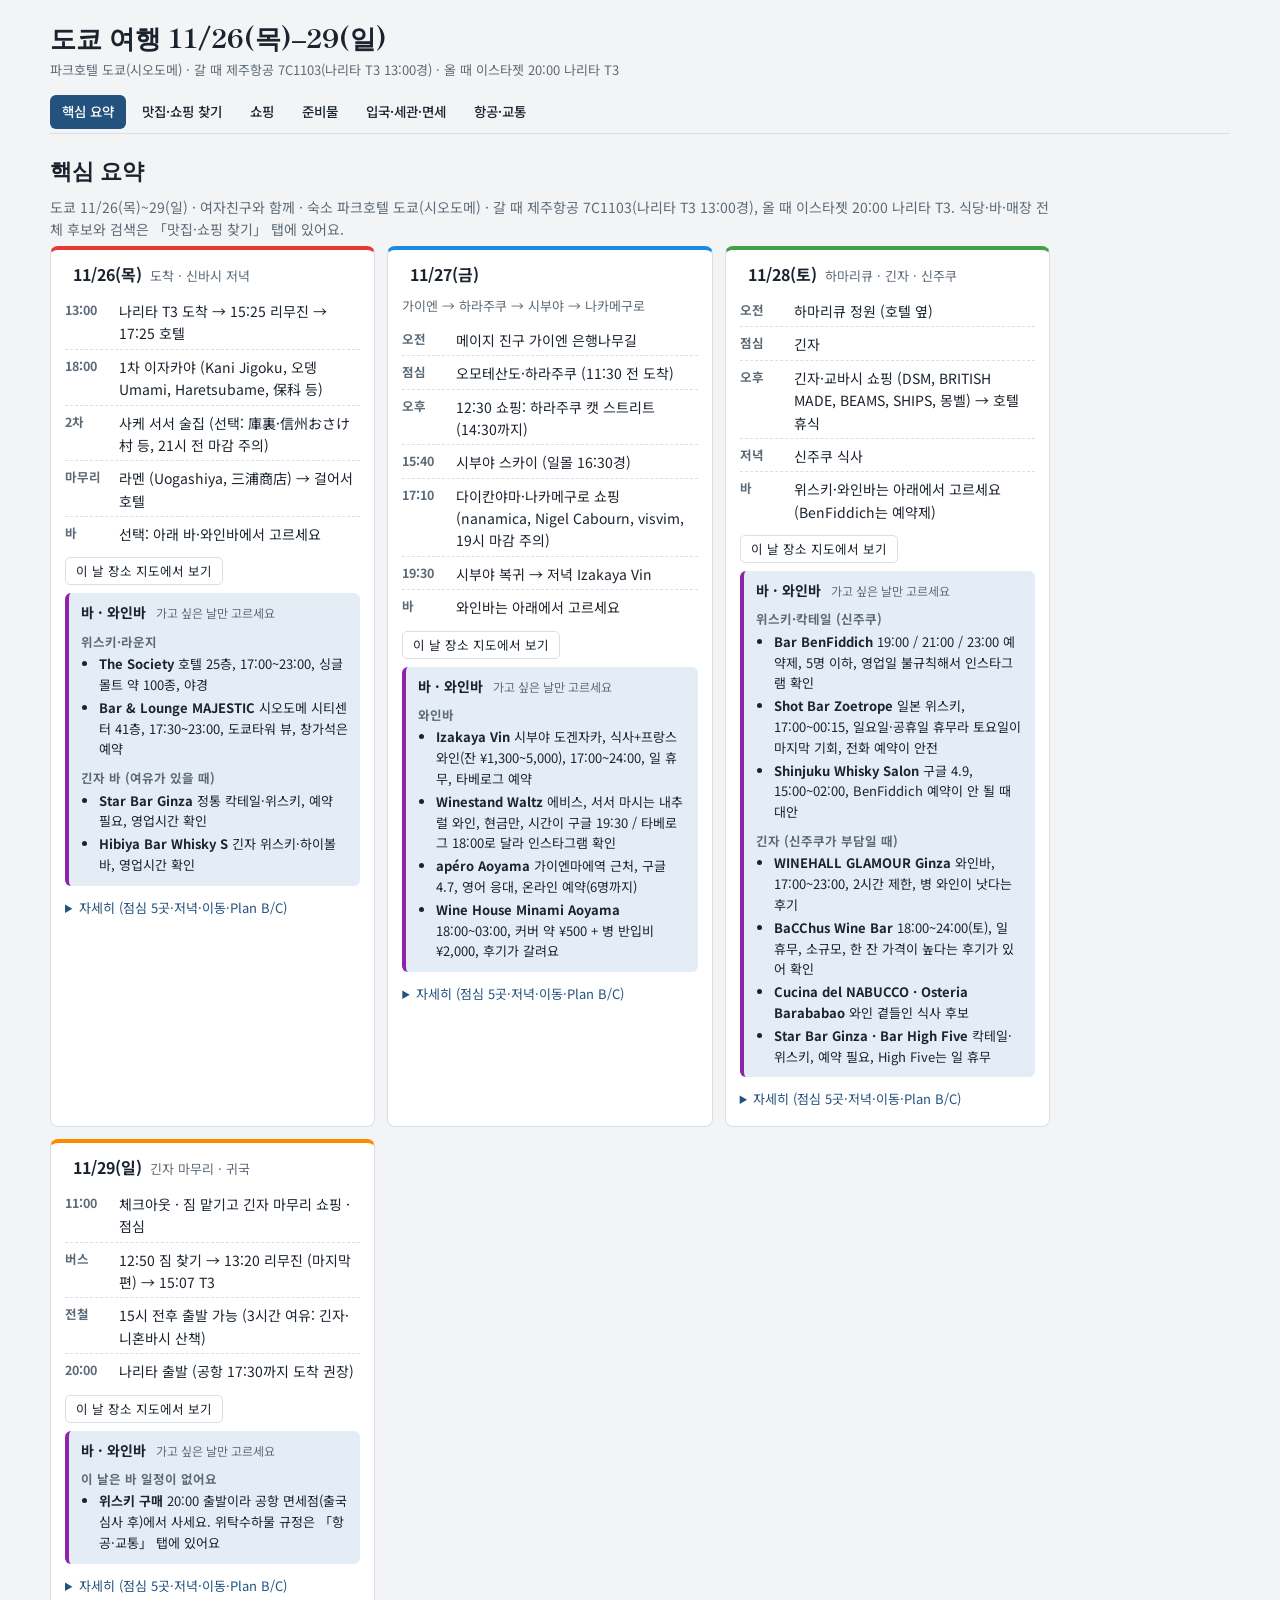
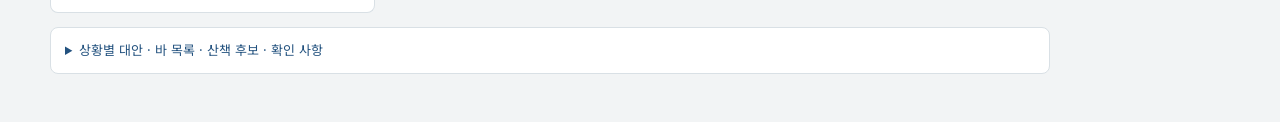
<file: index_1.html>
<!DOCTYPE html>
<html lang="ko">
<head>
<meta charset="utf-8">
<title>도쿄 여행 11/26–29</title>
<style>.nojs{display:none}</style><noscript><style>.nojs{display:block!important;margin:24px 16px;padding:16px;border:2px solid #c0412b;border-radius:8px;background:#fff;color:#1a232e;font:16px/1.6 sans-serif}</style></noscript>
<meta name="viewport" content="width=device-width,initial-scale=1,viewport-fit=cover">
<link rel="preconnect" href="https://fonts.googleapis.com"><link rel="stylesheet" href="https://fonts.googleapis.com/css2?family=Noto+Sans+KR:wght@400;500;700&family=Shippori+Mincho:wght@600;800&display=swap">
<style>
/* layout: sticky one-line tab bar on top; each tab is a pane (doc text, map, or searchable finder) */
:root{--bg:#f2f4f5;--surface:#fff;--panel:#fff;--ink:#1a232e;--fg:#1a232e;--muted:#5d6b78;--line:#d9e0e5;--accent:#23527f;--accent-ink:#fff;--soft:#e4edf5;--warn:#c0412b;--warn-soft:#fbe9e5;--ok:#2f7a55;--star:#b98a1c;--kbg:#e5f3ea;--hbg:#f6e7b8;--hfg:#5e4300;--water:#e6ebee;--park:#dbe7d6;--d0:#424242;--d1:#e53935;--d2:#1e88e5;--d3:#43a047;--d4:#fb8c00;--d5:#8e24aa;--tf:#00897b;--tb:#6d4c41;--ts:#3949ab;--navh:44px;--fd:'Shippori Mincho','Noto Serif KR',serif;--fb:'Noto Sans KR',system-ui,sans-serif}
@media (prefers-color-scheme:dark){:root:not([data-theme="light"]){--bg:#11171d;--surface:#1a222b;--panel:#1a222b;--ink:#e6ebf0;--fg:#e6ebf0;--muted:#97a5b2;--line:#2c3945;--accent:#7fb0e0;--accent-ink:#0c1620;--soft:#223445;--warn:#ff8f78;--warn-soft:#3a2420;--ok:#6fcb9c;--star:#e0b447;--kbg:#1f3329;--hbg:#4a3a0d;--hfg:#f5d77a;--water:#1c2a33;--park:#223325;--d0:#bdbdbd;--tf:#4db6ac;--tb:#bcaaa4;--ts:#9fa8da;color-scheme:dark}}
:root[data-theme="dark"]{--bg:#11171d;--surface:#1a222b;--panel:#1a222b;--ink:#e6ebf0;--fg:#e6ebf0;--muted:#97a5b2;--line:#2c3945;--accent:#7fb0e0;--accent-ink:#0c1620;--soft:#223445;--warn:#ff8f78;--warn-soft:#3a2420;--ok:#6fcb9c;--star:#e0b447;--kbg:#1f3329;--hbg:#4a3a0d;--hfg:#f5d77a;--water:#1c2a33;--park:#223325;--d0:#bdbdbd;--tf:#4db6ac;--tb:#bcaaa4;--ts:#9fa8da;color-scheme:dark}
*{box-sizing:border-box}
body{background:var(--bg);color:var(--ink);font-family:var(--fb);margin:0;font-size:14px;line-height:1.6;padding-left:max(16px,env(safe-area-inset-left,0px));padding-right:max(16px,env(safe-area-inset-right,0px));padding-block:0 48px}
body::before{content:"";position:fixed;top:0;left:0;right:0;height:env(safe-area-inset-top,0px);z-index:20;background:var(--bg)}
.wrap{max-width:1180px;margin:0 auto}
.top{padding-top:16px}
.top h1{font-family:var(--fd);font-weight:800;font-size:26px;margin:0;text-wrap:balance}
.top p{margin:2px 0 0;color:var(--muted);font-size:13px}
nav.nvbar{position:sticky;top:env(safe-area-inset-top,0px);z-index:15;background:var(--bg);display:flex;gap:4px;overflow-x:auto;white-space:nowrap;height:var(--navh);align-items:center;border-bottom:1px solid var(--line);margin-top:10px;scrollbar-width:thin}
.nv{padding:6px 12px;border-radius:6px;color:var(--ink);text-decoration:none;font-weight:500;font-size:13.5px;flex:none}
.nv[aria-current=page]{background:var(--accent);color:var(--accent-ink)}
.nv:focus-visible{outline:2px solid var(--accent);outline-offset:1px}
.pane{padding-top:14px}
.ph{font-family:var(--fd);font-size:22px;margin:4px 0 8px}
.lead{color:var(--muted);margin:0 0 10px}
.doc{max-width:1000px}
#p-find .doc,#p-map .doc{max-width:none}
.doc h3{font-size:17px;margin:22px 0 6px;padding-bottom:4px;border-bottom:1px solid var(--line);text-wrap:balance}
.doc h4{font-size:15px;margin:16px 0 4px}
.doc p{margin:6px 0}
.doc ul,.doc ol{margin:6px 0;padding-left:22px}
.doc li{margin:2px 0}
.doc a{color:var(--accent)}
.tw{overflow-x:auto;margin:8px 0;border:1px solid var(--line);border-radius:6px;background:var(--surface)}
.tw table{border-collapse:collapse;width:100%;min-width:520px;font-size:13px}
.tw th,.tw td{text-align:left;vertical-align:top;padding:6px 10px;border-bottom:1px solid var(--line)}
.tw th{background:var(--soft);font-weight:700;white-space:nowrap}
.tw tr:last-child td{border-bottom:0}
@media(max-width:600px){.tw table{min-width:680px}.tw td:first-child,.tw th:first-child{position:sticky;left:0;background:var(--surface);z-index:1;box-shadow:1px 0 0 var(--line)}.tw td,.tw th{font-size:13px;vertical-align:top}.tw::after{content:"← 옆으로 밀어서 보기";display:block;padding:6px 10px;font-size:12px;color:var(--muted);border-top:1px solid var(--line)}body{-webkit-text-size-adjust:100%}}
@media(max-width:600px){.top h1{font-size:22px}.ph{font-size:19px}}
/* finder */
#p-find .xh1{font-family:var(--fd);font-weight:800;font-size:24px;margin:0;letter-spacing:.01em;text-wrap:balance}
#p-find .xsub{color:var(--muted);margin:2px 0 0;font-size:12.5px}
#p-find .bar{position:sticky;top:calc(var(--navh) + env(safe-area-inset-top,0px));z-index:5;background:var(--bg);padding:8px 0 8px;border-bottom:1px solid var(--line);margin-top:8px}
#p-find .ftabs{display:flex;gap:6px;margin-bottom:7px;flex-wrap:wrap}
#p-find .ftab{border:1px solid var(--line);background:var(--surface);color:var(--ink);padding:5px 12px;border-radius:6px;font:inherit;font-weight:500;cursor:pointer}
#p-find .ftab[aria-selected=true]{background:var(--accent);color:var(--accent-ink);border-color:var(--accent)}
#p-find .ftab small{opacity:.75;margin-left:4px}
#p-find .row{display:flex;gap:8px;flex-wrap:wrap;align-items:center}
#p-find .search{flex:1 1 240px;min-width:0;position:relative}
#p-find .search input{width:100%;padding:7px 34px 7px 10px;border:1px solid var(--line);border-radius:6px;background:var(--surface);color:var(--ink);font:inherit;font-size:14px}
#p-find .search input:focus,#p-find select:focus,#p-find .chip:focus-visible,#p-find .ftab:focus-visible,#p-find button:focus-visible{outline:2px solid var(--accent);outline-offset:1px}
#p-find .clr{position:absolute;right:4px;top:4px;border:0;background:none;color:var(--muted);font-size:18px;width:32px;height:32px;cursor:pointer}
#p-find select{padding:6px 6px;font-size:13px;border:1px solid var(--line);border-radius:6px;background:var(--surface);color:var(--ink);font:inherit;max-width:100%}
#p-find .chips{display:flex;gap:5px;flex-wrap:wrap;margin-top:7px}
#p-find .chip{border:1px solid var(--line);background:var(--surface);color:var(--ink);padding:2px 9px;border-radius:99px;font:inherit;font-size:12.5px;cursor:pointer}
#p-find .chip[aria-pressed=true]{background:var(--soft);border-color:var(--accent);color:var(--accent);font-weight:700}
#p-find .chip .n{color:var(--muted);margin-left:3px;font-size:12px}
#p-find .opts{display:flex;gap:6px 14px;flex-wrap:wrap;margin-top:7px;color:var(--ink);font-size:12.5px}
#p-find .opts label{display:flex;gap:5px;align-items:center;cursor:pointer}
#p-find .count{margin:10px 0 6px;color:var(--muted)}
#p-find .grid{display:grid;grid-template-columns:repeat(auto-fill,minmax(250px,1fr));gap:8px}
#p-find .card{background:var(--surface);border:1px solid var(--line);border-radius:6px;padding:8px 10px;display:flex;flex-direction:column;gap:4px;min-width:0}
#p-find .card.off{opacity:.55}
#p-find .top{display:flex;justify-content:space-between;gap:8px;align-items:flex-start}
#p-find .nm{font-weight:700;font-size:14.5px;line-height:1.35;overflow-wrap:anywhere}
#p-find .meta{color:var(--muted);font-size:12px;overflow-wrap:anywhere}
#p-find .badges{display:flex;gap:5px;flex-wrap:wrap}
#p-find .b{font-size:11.5px;padding:0 6px;border-radius:4px;background:var(--soft);color:var(--accent);white-space:nowrap}
#p-find .b.k{background:var(--kbg);color:var(--ok)}
#p-find .b.h{background:var(--hbg);color:var(--hfg);font-weight:700}
#p-find .b.w{background:var(--warn-soft);color:var(--warn)}
#p-find .rate{display:flex;align-items:baseline;gap:6px;font-variant-numeric:tabular-nums}
#p-find .rate strong{font-size:16px;color:var(--star)}
#p-find .rate span{color:var(--muted);font-size:12px}
#p-find .memo{font-size:12.5px;line-height:1.4}
#p-find .info{font-size:12px;color:var(--muted);display:grid;grid-template-columns:auto 1fr;gap:1px 8px}
#p-find .info b{font-weight:500;color:var(--ink)}
#p-find .acts{display:flex;gap:5px;margin-top:auto;padding-top:2px}
#p-find .btn{border:1px solid var(--line);background:var(--surface);color:var(--ink);border-radius:5px;padding:2px 8px;font:inherit;font-size:12px;text-decoration:none;cursor:pointer}
#p-find .btn.on{background:var(--accent);color:var(--accent-ink);border-color:var(--accent)}
#p-find .empty{padding:40px 0;text-align:center;color:var(--muted)}
#p-find .note{margin-top:28px;color:var(--muted);font-size:12.5px;border-top:1px solid var(--line);padding-top:12px}
#p-find .note p{margin:3px 0}
/* map */

#p-map .mchips{display:flex;gap:8px;flex-wrap:wrap;margin:8px 0}
#p-map .mctl{display:flex;gap:8px;flex-wrap:wrap;align-items:center;margin:6px 0 2px}
#p-map .mlays{display:flex;gap:6px;flex-wrap:wrap}
#p-map .mlay{border:1.5px solid var(--c);color:var(--ink);background:transparent;border-radius:6px;padding:4px 10px;font:inherit;font-size:12.5px;cursor:pointer;display:flex;gap:6px;align-items:center}
#p-map .mlay[aria-pressed="true"]{background:var(--soft)}
#p-map .mlay[aria-pressed="false"]{opacity:.5}
#p-map .sh{display:inline-block;width:10px;height:10px;flex:none}
#p-map .sh.spot{background:var(--tf);transform:rotate(45deg) scale(.85)}
#p-map .sh.shop{background:var(--ts)}
#p-map .dd{display:inline-block;width:10px;height:10px;border-radius:50%;flex:none}
#p-map #mq{flex:1 1 160px;min-width:120px;max-width:260px;padding:5px 8px;border:1px solid var(--line);border-radius:6px;background:var(--surface);color:var(--ink);font:inherit;font-size:13px}
#p-map #mcat{padding:5px 6px;border:1px solid var(--line);border-radius:6px;background:var(--surface);color:var(--ink);font:inherit;font-size:13px;max-width:170px}
#p-map .mcnt{color:var(--muted);font-size:12px}
#p-map .mzoom{display:flex;gap:6px;align-items:center;margin-bottom:6px;flex-wrap:wrap}
#p-map .mzoom button{border:1px solid var(--line);background:var(--surface);color:var(--ink);border-radius:6px;padding:3px 10px;font:inherit;font-size:13px;cursor:pointer}
#p-map .mhint{color:var(--muted);font-size:11.5px}
#p-map .minfo{margin-top:8px;padding:8px 10px;border:1px solid var(--line);border-radius:8px;background:var(--surface);font-size:13px;line-height:1.5;min-height:48px}
#p-map .minfo .ih{display:flex;gap:6px;align-items:center;flex-wrap:wrap}
#p-map .minfo .it{background:var(--soft);border-radius:4px;padding:0 6px;font-size:11.5px;color:var(--muted)}
#p-map .minfo .im{color:var(--muted);font-size:12px}
#p-map .minfo .ig{display:inline-block;margin-top:4px;color:var(--accent)}
#p-map .leg .sh{width:9px;height:9px}
#p-map #mmap{max-height:78vh}
#p-find .fcount{margin:0 0 4px}
#p-find{--fo:#d9822b}
:root[data-theme="dark"] #p-find{--fo:#f0a05a}
@media (prefers-color-scheme:dark){:root:not([data-theme="light"]) #p-find{--fo:#f0a05a}}
#p-find .bar{position:static}
#p-find .fview{display:none}
#p-find .fsplit{display:grid;grid-template-columns:minmax(0,1.1fr) minmax(0,1fr);gap:16px;align-items:start}
#p-find .fsplit .grid{grid-template-columns:repeat(auto-fill,minmax(240px,1fr))}
#p-find .fmap{position:sticky;top:calc(var(--navh) + env(safe-area-inset-top,0px) + 10px)}
#p-find #mmap{display:block;width:100%;height:auto;aspect-ratio:1;max-height:calc(100vh - 230px);background:var(--panel);border:1px solid var(--line);border-radius:8px}
#p-find .mctl{display:flex;gap:6px;flex-wrap:wrap;align-items:center;margin:0 0 6px}
#p-find .mlays{display:flex;gap:6px;flex-wrap:wrap}
#p-find .mlay{border:1.5px solid var(--c);color:var(--ink);background:transparent;border-radius:6px;padding:4px 10px;font:inherit;font-size:12.5px;cursor:pointer}
#p-find .mlay[aria-pressed="true"]{background:var(--soft)}
#p-find .mlay[aria-pressed="false"]{opacity:.55}
#p-find .mzoom{display:flex;gap:6px;align-items:center;margin-bottom:6px;flex-wrap:wrap}
#p-find .mzoom button{border:1px solid var(--line);background:var(--surface);color:var(--ink);border-radius:6px;padding:3px 10px;font:inherit;font-size:13px;cursor:pointer}
#p-find .mcnt{color:var(--muted);font-size:12px}
#p-find .leg{display:flex;gap:10px;flex-wrap:wrap;margin-top:6px;font-size:11.5px;color:var(--muted)}
#p-find .leg span{display:inline-flex;gap:4px;align-items:center}
#p-find .sh{display:inline-block;width:10px;height:10px;flex:none}
#p-find .sh.food{background:var(--fo);border-radius:50%}
#p-find .sh.bar{background:var(--d5);clip-path:polygon(50% 0,100% 100%,0 100%)}
#p-find .sh.shop{background:var(--ts)}
#p-find .sh.spot{background:var(--tf);transform:rotate(45deg) scale(.8)}
#p-find .dd{display:inline-block;width:10px;height:10px;border-radius:50%;flex:none}
#p-find .minfo{margin-top:8px;padding:8px 10px;border:1px solid var(--line);border-radius:8px;background:var(--surface);font-size:13px;line-height:1.5;min-height:48px}
#p-find .minfo .ih{display:flex;gap:6px;align-items:center;flex-wrap:wrap}
#p-find .minfo .it{background:var(--soft);border-radius:4px;padding:0 6px;font-size:11.5px;color:var(--muted)}
#p-find .minfo .im{color:var(--muted);font-size:12px}
#p-find .minfo .warn{color:var(--warn);font-size:12px}
#p-find .minfo .ia{display:flex;gap:6px;flex-wrap:wrap;margin-top:6px}
#p-find .card.sel{outline:2px solid var(--accent);outline-offset:1px}
#p-find .card{cursor:pointer}
#p-find [hidden]{display:none!important}
@media(max-width:899px){
 #p-find .fview{display:flex;gap:6px;margin:8px 0;position:sticky;top:calc(var(--navh) + env(safe-area-inset-top,0px));z-index:6;background:var(--bg);padding:6px 0}
 #p-find .fview button{flex:1;border:1.5px solid var(--accent);background:transparent;color:var(--ink);border-radius:8px;padding:8px;font:inherit;font-weight:700;cursor:pointer}
 #p-find .fview button[aria-pressed="true"]{background:var(--accent);color:var(--accent-ink)}
 #p-find .fsplit{grid-template-columns:minmax(0,1fr)}
 #p-find[data-v="list"] .fmap{display:none}
 #p-find[data-v="map"] .flist{display:none}
 #p-find[data-v="map"] .chips,#p-find[data-v="map"] .opts{display:none}
 #p-find .fmap{position:static}
 #p-find #mmap{max-height:none}
}
.sumbox{background:var(--soft);border:1px solid var(--line);border-radius:8px;padding:10px 14px;margin:4px 0 12px}
.sumbox ul{margin:6px 0 0;padding-left:20px}
.days{display:grid;gap:12px;grid-template-columns:repeat(auto-fit,minmax(300px,1fr))}
.dcard{background:var(--surface);border:1px solid var(--line);border-top:4px solid var(--c);border-radius:8px;padding:12px 14px}
.dh{display:flex;gap:8px;align-items:baseline;flex-wrap:wrap}
.dh b{font-size:16px}
.dt{color:var(--muted);font-size:13px}
.dr{list-style:none;margin:8px 0!important;padding:0!important}
.dr li{display:flex;gap:10px;padding:4px 0;border-bottom:1px dashed var(--line)}
.dr li:last-child{border-bottom:0}
.dr .tm{flex:none;width:44px;color:var(--muted);font-size:12.5px;font-weight:700}
.dbtn{margin:6px 0}
.dcard details,.more{margin-top:8px}
.dcard summary,.more>summary{cursor:pointer;color:var(--accent);font-size:13px;padding:4px 0}
.more{background:var(--surface);border:1px solid var(--line);border-radius:8px;padding:8px 14px;margin-top:14px}
.btn{border:1px solid var(--line);background:var(--surface);color:var(--ink);border-radius:5px;padding:3px 10px;font:inherit;font-size:12.5px;cursor:pointer;text-decoration:none}
.pgbar{position:sticky;top:calc(var(--navh) + env(safe-area-inset-top,0px));z-index:6;background:var(--bg);padding:8px 0}
.pgtop{display:flex;justify-content:space-between;align-items:center;margin-bottom:4px}
.pgtrack{height:8px;border-radius:4px;background:var(--line);overflow:hidden}
.pgfill{height:100%;width:0;background:var(--ok);transition:width .2s}
.pk h3 .pkc{font-size:12px;font-weight:500;color:var(--muted);margin-left:6px}
.ck{list-style:none;padding:0!important;margin:4px 0}
.ck li{margin:0}
.ck label{display:flex;gap:12px;align-items:center;padding:10px 6px;border-bottom:1px solid var(--line);cursor:pointer;min-height:44px}
.ck input{width:22px;height:22px;flex:none;accent-color:var(--ok)}
.ck input:checked+span{color:var(--muted);text-decoration:line-through}
.hint{color:var(--muted);font-size:12.5px;margin-top:16px}
.bars{background:var(--soft);border-left:4px solid var(--d5);border-radius:6px;padding:8px 12px;margin:8px 0}
.bars .bh{font-weight:700;font-size:14px}
.bars .bh span{font-weight:400;color:var(--muted);font-size:12px;margin-left:6px}
.bars .bg{margin-top:6px}
.bars .bg>b{font-size:12.5px;color:var(--muted)}
.bars ul{margin:2px 0 0;padding-left:18px}
.bars li{margin:2px 0;font-size:13px}

</style>
<div class="wrap">
</head>
<body>
<div class="nojs"><b>JavaScript가 꺼진 미리보기 화면이에요.</b><br>이 파일을 길게 눌러 「Safari에서 열기」 또는 크롬으로 열어 주세요. 파일 앱 미리보기나 카톡 안에서는 내용이 안 보여요.</div>
<div class="top"><h1>도쿄 여행 11/26(목)–29(일)</h1><p>파크호텔 도쿄(시오도메) · 갈 때 제주항공 7C1103(나리타 T3 13:00경) · 올 때 이스타젯 20:00 나리타 T3</p></div>
<nav class="nvbar" aria-label="탭"><a class="nv" href="#summary" data-k="summary">핵심 요약</a><a class="nv" href="#find" data-k="find">맛집·쇼핑 찾기</a><a class="nv" href="#shop" data-k="shop">쇼핑</a><a class="nv" href="#packing" data-k="packing">준비물</a><a class="nv" href="#customs" data-k="customs">입국·세관·면세</a><a class="nv" href="#flight" data-k="flight">항공·교통</a></nav>
<section class="pane" id="p-summary" hidden><h2 class="ph">핵심 요약</h2><div class="doc"><p class="lead">도쿄 11/26(목)~29(일) · 여자친구와 함께 · 숙소 파크호텔 도쿄(시오도메) · 갈 때 제주항공 7C1103(나리타 T3 13:00경), 올 때 이스타젯 20:00 나리타 T3. 식당·바·매장 전체 후보와 검색은 「맛집·쇼핑 찾기」 탭에 있어요.</p>
<div class="days">
<section class="dcard" style="--c:var(--d1)"><div class="dh"><span class="dd2"></span><b>11/26(목)</b><span class="dt">도착 · 신바시 저녁</span></div><ul class="dr"><li><span class="tm">13:00</span><span>나리타 T3 도착 → 15:25 리무진 → 17:25 호텔</span></li><li><span class="tm">18:00</span><span>1차 이자카야 (Kani Jigoku, 오뎅 Umami, Haretsubame, 保科 등)</span></li><li><span class="tm">2차</span><span>사케 서서 술집 (선택: 庫裏·信州おさけ村 등, 21시 전 마감 주의)</span></li><li><span class="tm">마무리</span><span>라멘 (Uogashiya, 三浦商店) → 걸어서 호텔</span></li><li><span class="tm">바</span><span>선택: 아래 바·와인바에서 고르세요</span></li></ul><div class="dbtn"><button class="btn" data-day="d1">이 날 장소 지도에서 보기</button></div><div class="bars"><div class="bh">바 · 와인바 <span>가고 싶은 날만 고르세요</span></div><div class="bg"><b>위스키·라운지</b><ul><li><b>The Society</b> 호텔 25층, 17:00~23:00, 싱글몰트 약 100종, 야경</li><li><b>Bar &amp; Lounge MAJESTIC</b> 시오도메 시티센터 41층, 17:30~23:00, 도쿄타워 뷰, 창가석은 예약</li></ul></div><div class="bg"><b>긴자 바 (여유가 있을 때)</b><ul><li><b>Star Bar Ginza</b> 정통 칵테일·위스키, 예약 필요, 영업시간 확인</li><li><b>Hibiya Bar Whisky S</b> 긴자 위스키·하이볼 바, 영업시간 확인</li></ul></div></div><details><summary>자세히 (점심 5곳·저녁·이동·Plan B/C)</summary><ul><li><b>흐름:</b> 17:25 호텔 도착·체크인(15:00부터, 25층 프런트에서 아트룸 희망 3순위까지 요청 가능) → 18:00 전후 이자카야 → (선택) 사케 서서 술집 → 라멘으로 마무리 → 걸어서 호텔. 아래 후보는 모두 호텔에서 도보 4~10분 안쪽이에요(직선거리로 잰 추정치).</li><li>목요일 저녁 신바시는 퇴근한 직장인으로 붐벼요. 18~20시에 예약 없이 가면 대기할 수 있어서 가고 싶은 이자카야는 구글맵이나 전화로 미리 예약하고, 만석이면 표의 다음 가게로 가세요. 영업시간은 구글 기준(2026-10)이라 출발 전에 확인하세요.</li><li>新橋商店 총본점은 외국인에게 시간 제한을 둔다는 후기가 여럿이라 뺐어요. 하루짱 라멘과 신바시 뉴 토모친은 목요일 17~18시에 닫아서 저녁에는 못 가요.</li></ul>
<h4>1차: 이자카야 (종류별)</h4>
<div class="tw"><table><tr><th>가게</th><th>종류</th><th>평점</th><th>영업(목)</th><th>호텔에서</th><th>메모</th></tr><tr><td>Kani Jigoku Shimbashi</td><td>게 요리</td><td>타베로그 3.48 (800)</td><td>저녁</td><td>6분</td><td>1순위, 신바시역 1분</td></tr><tr><td>오뎅 Umami 신바시</td><td>오뎅 전문</td><td>구글 4.9 (1,071)</td><td>17:00~23:30</td><td>약 10분</td><td>5층, 평점이 가장 높아요</td></tr><tr><td>Yakitori Haretsubame</td><td>야키토리</td><td>구글 4.8 (1,642)</td><td>17:00~23:00</td><td>도보권</td><td>토·일 휴무라 목요일이 기회예요. 위치는 구글맵으로 확인</td></tr><tr><td>酒処 保科</td><td>사케·제철 요리</td><td>구글 4.8 (57)</td><td>17:30~23:00</td><td>5분</td><td>월·일 휴무, 영어 되는 직원이 있다는 후기</td></tr><tr><td>座standbar Base</td><td>가정식 이자카야</td><td>구글 4.7 (40)</td><td>17:00~23:30</td><td>4분</td><td>지하 1층 소규모, 토·일 휴무</td></tr><tr><td>ささや なごみ</td><td>사시미·가정식</td><td>구글 4.4 (312)</td><td>17:00~23:00</td><td>8분</td><td>사시미 모둠 가성비, 일 휴무</td></tr><tr><td>Suzume</td><td>사케·안주</td><td>구글 4.2 (122)</td><td>17:00~23:30</td><td>8분</td><td>예약 권장, 셰프 코스는 ¥20,000이라는 후기가 있어 가격 확인</td></tr><tr><td>Sakaba 634 Mu-sa-shi</td><td>선술집</td><td>구글 4.4 (429)</td><td>15:00~02:00</td><td>약 10분</td><td>신바시역 가까운 지하 가게</td></tr></table></div>
<h4>2차: 사케 서서 술집 (선택)</h4>
<div class="tw"><table><tr><th>가게</th><th>평점</th><th>영업(목)</th><th>호텔에서</th><th>특징</th></tr><tr><td>和酒pub 庫裏</td><td>구글 4.3 (71)</td><td>15:00~24:00</td><td>6분</td><td>신바시 에키마에 빌딩 1호관 지하 1층, 40ml씩 여러 종류 시음</td></tr><tr><td>立ち飲み 栗</td><td>구글 4.4 (190)</td><td>17:00~23:30</td><td>6분</td><td>같은 빌딩 1층, 추천을 잘해 준다는 후기</td></tr><tr><td>信州おさけ村</td><td>구글 4.4 (371)</td><td>13:00~21:00</td><td>6분</td><td>나가노 사케·크래프트 맥주, 병 구매 가능. 20:30 마감이라는 후기가 있어 일찍 가세요</td></tr><tr><td>和酒Bar Shinme</td><td>구글 4.5 (98)</td><td>16:00~23:00</td><td>8분</td><td>5층, 희귀 사케와 지방 안주, 자리가 없으면 자매점 안내</td></tr><tr><td>酒呑処 シンメ 新橋</td><td>구글 4.4 (31)</td><td>16:00~23:00</td><td>6분</td><td>사케와 굴·참치, 건물 안쪽이라 찾기 어려워요</td></tr></table></div>
<h4>마무리: 라멘</h4>
<div class="tw"><table><tr><th>가게</th><th>평점</th><th>영업(목)</th><th>호텔에서</th><th>특징</th></tr><tr><td>鮨と拉麺 Uogashiya</td><td>구글 4.5 (2,190)</td><td>07:00~05:00</td><td>9분</td><td>스시+라멘 세트(후기 ¥2,300), 영어 식권기, 10석 안팎</td></tr><tr><td>横浜家系 三浦商店</td><td>구글 4.2 (156)</td><td>11:30~15:00, 17:00~23:30</td><td>6분</td><td>이에케 돈코츠 쇼유, 토·일 휴무</td></tr><tr><td>Ramen Horiuchi 신바시점</td><td>구글 3.8 (1,896)</td><td>07:00~03:00</td><td>4분</td><td>쇼유 라멘과 두꺼운 차슈</td></tr><tr><td>Ichiran 신바시</td><td>구글 4.3 (4,187)</td><td>24시간</td><td>약 10분</td><td>돈코츠 1인석, 야식 가능</td></tr><tr><td>Tsujita Ginza</td><td>구글 4.7 (6,654)</td><td>11:00~22:00</td><td>15~20분</td><td>진한 츠케멘, 긴자 3초메라 걸어가거나 택시</td></tr></table></div>
<ul><li>식권기는 현금(¥1,000 지폐·동전)만 받는 곳이 많아요. 사케 서서 술집도 현금이 편해요.</li></ul>
<h4>Plan B · C</h4>
<ul><li><b>Plan B (이자카야가 만석):</b> 표의 다음 가게로 옮기거나, 사케 서서 술집 두 곳을 먼저 돌고 Uogashiya로 마무리하세요.</li><li><b>Plan C (피곤할 때):</b> Uogashiya나 三浦商店에서 가볍게 먹고 호텔에서 쉬세요.</li><li>특별한 날 고급 후보(온라인 예약 가능): Ginza Kitagawa(튀김 오마카세, 화 휴무), Sushi Tokami(일·공휴 휴무), Sushi Arai(수 휴무)</li><li>평점이 높고 후기가 많은 순서로 정리했어요. 후기가 적은 가게(Base 40건, Shinme 31건 등)는 개인차가 클 수 있어요.</li></ul></details></section>
<section class="dcard" style="--c:var(--d2)"><div class="dh"><span class="dd2"></span><b>11/27(금)</b><span class="dt">가이엔 → 하라주쿠 → 시부야 → 나카메구로</span></div><ul class="dr"><li><span class="tm">오전</span><span>메이지 진구 가이엔 은행나무길</span></li><li><span class="tm">점심</span><span>오모테산도·하라주쿠 (11:30 전 도착)</span></li><li><span class="tm">오후</span><span>12:30 쇼핑: 하라주쿠 캣 스트리트 (14:30까지)</span></li><li><span class="tm">15:40</span><span>시부야 스카이 (일몰 16:30경)</span></li><li><span class="tm">17:10</span><span>다이칸야마·나카메구로 쇼핑 (nanamica, Nigel Cabourn, visvim, 19시 마감 주의)</span></li><li><span class="tm">19:30</span><span>시부야 복귀 → 저녁 Izakaya Vin</span></li><li><span class="tm">바</span><span>와인바는 아래에서 고르세요</span></li></ul><div class="dbtn"><button class="btn" data-day="d2">이 날 장소 지도에서 보기</button></div><div class="bars"><div class="bh">바 · 와인바 <span>가고 싶은 날만 고르세요</span></div><div class="bg"><b>와인바</b><ul><li><b>Izakaya Vin</b> 시부야 도겐자카, 식사+프랑스 와인(잔 ¥1,300~5,000), 17:00~24:00, 일 휴무, 타베로그 예약</li><li><b>Winestand Waltz</b> 에비스, 서서 마시는 내추럴 와인, 현금만, 시간이 구글 19:30 / 타베로그 18:00로 달라 인스타그램 확인</li><li><b>apéro Aoyama</b> 가이엔마에역 근처, 구글 4.7, 영어 응대, 온라인 예약(6명까지)</li><li><b>Wine House Minami Aoyama</b> 18:00~03:00, 커버 약 ¥500 + 병 반입비 ¥2,000, 후기가 갈려요</li></ul></div></div><details><summary>자세히 (점심 5곳·저녁·이동·Plan B/C)</summary><ul><li>오전 일찍 메이지 진구 가이엔 은행나무길(절정 11/26경, 메이지 신궁은 동선 때문에 뺌) → 11:30 전 점심 → 12:30~14:30 하라주쿠·오모테산도 쇼핑 → 15:40경 시부야 스카이(사전 예약, 일몰은 16:30경) → 17:10 다이칸야마·나카메구로 쇼핑(대부분 19시 마감) → 저녁 Izakaya Vin (와인바는 바 섹션 참고)</li><li><b>시간표(나카메구로 쇼핑):</b> 15:40 시부야 스카이 입장 → 16:50 도큐 도요코선 시부야→다이칸야마(약 3분) → 17:10~17:45 nanamica Daikanyama·MOUNTAIN(19시 마감) → 17:50 나카메구로역 방향 도보 또는 전철 → 18:00~19:00 Nigel Cabourn(19시), visvim(20시) → 19:15 도큐 도요코선으로 시부야 복귀(약 6분) → 19:30 Izakaya Vin. 11월 말은 해가 일찍 져서 18시 이후엔 어두워요.</li><li>점심 5곳(종류별): <b>Maisen</b>(돈카츠, 12시 전·14시 후), <b>Afuri 하라주쿠</b>(유즈 라멘), <b>Harajuku Gyozaro</b>(군만두, 현금만), <b>bills 오모테산도</b>(브런치), <b>Aoyama Torimikura Honten</b>(오야코동). 줄이 있으니 11:30 전에 도착하세요. 금요일만 가능한 Tonkatsu Nanaido도 있어요.</li><li>저녁 후보: Ebisu Yoroniku(야키니쿠 4.25), Shibuya Sushi Sen(스시), Sumibi Yaki Yuji(야키니쿠 가성비, 일 휴무), Shibuya Blue Bird(전망 이탈리안), Kaikaya(해산물)</li><li>이동: 호텔 → 시오도메역 오에도선 → 아오야마잇초메(약 15분, ¥200대) → 은행나무길을 걸어 가이엔마에 → 오모테산도. 하라주쿠 → 에비스 JR 6분(¥150), 에비스 → 시부야 JR 3분, 시부야 → 호텔 긴자선 직통 25분(¥210) 후 신바시에서 도보 7분</li><li>순서 팁: 나카메구로 매장은 19시에 닫으니 시부야 스카이를 15:40~16:40에 끝내고 바로 이동하세요. WAREHOUSE(19시)는 이번 동선에서 빠져요. 에비스는 하라주쿠에서 오는 길에 Kapital(20시)만 선택으로 들르세요.</li><li><b>Plan B (비·흐림):</b> 은행나무길 대신 오모테산도 힐즈·시부야 실내 중심으로, 시부야 스카이는 맑은 날로. 비가 오면 나카메구로 강변 산책은 빼고 매장만 보세요.</li><li><b>Plan B (시간이 밀릴 때):</b> 하라주쿠를 14:00에 끝내지 못하면 다이칸야마 nanamica는 빼고 나카메구로(Nigel Cabourn·visvim)만 18:00에 가세요.</li><li><b>Plan C (단풍이 약할 때):</b> 오전에 히비야 공원·하마리큐를 걷고 오후에 시부야.</li><li>택시: 시부야 → 호텔 약 ¥3,500~4,500(밤 할증 포함), 20~30분. 와인을 마시고 지쳤을 때만 쓰세요.</li></ul></details></section>
<section class="dcard" style="--c:var(--d3)"><div class="dh"><span class="dd2"></span><b>11/28(토)</b><span class="dt">하마리큐 · 긴자 · 신주쿠</span></div><ul class="dr"><li><span class="tm">오전</span><span>하마리큐 정원 (호텔 옆)</span></li><li><span class="tm">점심</span><span>긴자</span></li><li><span class="tm">오후</span><span>긴자·교바시 쇼핑 (DSM, BRITISH MADE, BEAMS, SHIPS, 몽벨) → 호텔 휴식</span></li><li><span class="tm">저녁</span><span>신주쿠 식사</span></li><li><span class="tm">바</span><span>위스키·와인바는 아래에서 고르세요 (BenFiddich는 예약제)</span></li></ul><div class="dbtn"><button class="btn" data-day="d3">이 날 장소 지도에서 보기</button></div><div class="bars"><div class="bh">바 · 와인바 <span>가고 싶은 날만 고르세요</span></div><div class="bg"><b>위스키·칵테일 (신주쿠)</b><ul><li><b>Bar BenFiddich</b> 19:00 / 21:00 / 23:00 예약제, 5명 이하, 영업일 불규칙해서 인스타그램 확인</li><li><b>Shot Bar Zoetrope</b> 일본 위스키, 17:00~00:15, 일요일·공휴일 휴무라 토요일이 마지막 기회, 전화 예약이 안전</li><li><b>Shinjuku Whisky Salon</b> 구글 4.9, 15:00~02:00, BenFiddich 예약이 안 될 때 대안</li></ul></div><div class="bg"><b>긴자 (신주쿠가 부담일 때)</b><ul><li><b>WINEHALL GLAMOUR Ginza</b> 와인바, 17:00~23:00, 2시간 제한, 병 와인이 낫다는 후기</li><li><b>BaCChus Wine Bar</b> 18:00~24:00(토), 일 휴무, 소규모, 한 잔 가격이 높다는 후기가 있어 확인</li><li><b>Cucina del NABUCCO · Osteria Barababao</b> 와인 곁들인 식사 후보</li><li><b>Star Bar Ginza · Bar High Five</b> 칵테일·위스키, 예약 필요, High Five는 일 휴무</li></ul></div></div><details><summary>자세히 (점심 5곳·저녁·이동·Plan B/C)</summary><ul><li>오전 하마리큐 정원(호텔 옆, 9:00~17:00) → 점심 긴자 → 오후 긴자 쇼핑 후 호텔 휴식 → 저녁 신주쿠 (바는 바 섹션 참고)</li><li>점심 5곳(종류별): <b>Tempura Bar Ginza Takezou</b>(튀김, 일 휴무, 온라인 예약), <b>Renga-Tei</b>(오므라이스, 현금만, 일 휴무), <b>Ginza Hachigo</b>(라멘, 월 휴무), <b>Ginza Bairin 본점</b>(돈카츠, 회전 빠름), <b>Ginza Kamo Soba Kyudaime Keisuke</b>(오리 소바)</li><li>저녁(신주쿠, 바 가기 전에): Tokyo Niku Shabuya(샤브, 월 휴무), Yakiniku Ushigoro(야키니쿠, 개인실), Yakitori Kurogane(야키토리), Shinjuku Unatetsu Hanare(장어), Yakiniku Gu(가성비). 가볍게는 Shinjuku Hikeshi Gyoza(24시간)나 Fuunji(츠케멘)</li><li>이동: 호텔 → 하마리큐 도보 10분 → DSM 긴자 도보 20분 → BEAMS·SHIPS 주오도리 따라 도보. 호텔·긴자 → 신주쿠는 시오도메역 오에도선 직통 25~30분(¥270대). 신주쿠 서쪽 출구에서 니시신주쿠 BenFiddich·Zoetrope까지 도보 10분 안팎</li><li>귀가: 오에도선 막차는 0시 전후라 확인 필요, 놓치면 택시 약 ¥5,000~6,500</li><li><b>Plan B (비):</b> 긴자 백화점 지하 연결통로를 이용하고, 신주쿠 쇼핑은 생략하세요</li><li><b>Plan C (신주쿠가 부담):</b> 긴자에서 저녁을 먹고 호텔까지 걸어서 돌아오세요(약 20분). 바는 바 섹션의 긴자 후보를 고르세요</li></ul></details></section>
<section class="dcard" style="--c:var(--d4)"><div class="dh"><span class="dd2"></span><b>11/29(일)</b><span class="dt">긴자 마무리 · 귀국</span></div><ul class="dr"><li><span class="tm">11:00</span><span>체크아웃 · 짐 맡기고 긴자 마무리 쇼핑 · 점심</span></li><li><span class="tm">버스</span><span>12:50 짐 찾기 → 13:20 리무진 (마지막 편) → 15:07 T3</span></li><li><span class="tm">전철</span><span>15시 전후 출발 가능 (3시간 여유: 긴자·니혼바시 산책)</span></li><li><span class="tm">20:00</span><span>나리타 출발 (공항 17:30까지 도착 권장)</span></li></ul><div class="dbtn"><button class="btn" data-day="d4">이 날 장소 지도에서 보기</button></div><div class="bars"><div class="bh">바 · 와인바 <span>가고 싶은 날만 고르세요</span></div><div class="bg"><b>이 날은 바 일정이 없어요</b><ul><li><b>위스키 구매</b> 20:00 출발이라 공항 면세점(출국 심사 후)에서 사세요. 위탁수하물 규정은 「항공·교통」 탭에 있어요</li></ul></div></div><details><summary>자세히 (점심 5곳·저녁·이동·Plan B/C)</summary><ul><li>체크아웃(11:00) 후 짐 맡기기 → 하마리큐 가볍게 → 긴자 남은 쇼핑과 점심(12:30 전 마무리) → 호텔에서 짐 찾기 → <b>13:20 리무진 버스(이 날 마지막 편) → T3 15:07</b> → 20:00 출발</li><li>점심 5곳(일요일 영업 기준): <b>Ginza Bairin 본점</b>(돈카츠), <b>Tsujita Ginza</b>(츠케멘), <b>Rare Ten-don Ginza Mitsuyoshi</b>(텐동), <b>Ginza Kamo Soba Keisuke</b>(소바), <b>카레타 시오도메 46~47층</b>(전망 점심). Tonkatsu Hasegawa는 온라인 예약 가능이에요. 호텔 25층 ART colours Dining도 이동 없이 먹기 좋아요.</li><li>일요일은 휴무가 많으니 전날 영업 여부를 확인하세요. Rengatei와 Tempura Kondo는 일요일 휴무라 뺐어요.</li><li><b>버스 대신 전철로 가면:</b> 호텔 출발을 15시 전후로 늦출 수 있어 3시간쯤 여유가 생겨요. 긴자 주오도리(일요일 보행자 천국, 시간은 확인), 긴자식스 츠타야 서점, 니혼바시 후쿠토쿠 신사, 마루노우치 BRITISH MADE(Caledoor는 공식 목록에 없어 재고 확인)가 후보예요. 공항에는 17:30까지 도착을 권해요. 점심은 위 5곳 중 선택하세요.</li><li><b>Plan B:</b> 스카이라이너(신바시 → 에어포트 터미널2·3역 → T3 도보 10~15분), 호텔 출발 15시 전후로 총 70~80분 잡기</li><li><b>Plan C:</b> 도쿄역에서 공항버스(호텔에서 택시 약 8분, ¥1,000대)</li></ul></details></section>
</div>
<details class="more"><summary>상황별 대안 · 바 목록 · 산책 후보 · 확인 사항</summary>
<h3>상황별 Plan B / C</h3><div class="tw"><table><tr><th>상황</th><th>대안</th></tr><tr><td>비·흐림</td><td>은행나무길 대신 실내(오모테산도 힐즈, 시부야), 시부야 스카이는 맑은 날로</td></tr><tr><td>체력 부족</td><td>11/28 신주쿠 대신 긴자에서 저녁</td></tr><tr><td>쇼핑 시간 부족</td><td>PORTER·몽벨·FULLCOUNT만 남기고 나머지는 생략</td></tr><tr><td>리무진 버스 놓침</td><td>스카이라이너, 도쿄역 공항버스</td></tr></table></div>
<h3>바·와인바 한눈에</h3><ul><li><b>위스키:</b> The Society(호텔), BenFiddich, Zoetrope, Star Bar Ginza, Hibiya Bar Whisky S, Bar High Five(긴자, 일 휴무)</li><li><b>와인:</b> Izakaya Vin, Winestand Waltz(현금만), apéro Aoyama, Wine House Minami Aoyama, WINEHALL GLAMOUR Ginza, BaCChus, Bar &amp; Lounge MAJESTIC</li></ul>
<h3>로컬 분위기 산책 후보 (맛집·쇼핑 찾기 탭 지도에 표시)</h3><p>유명 관광지 대신 동네 분위기가 나는 곳이에요. 영업시간과 평점은 구글 기준이고 입장료는 후기 기준이라 가기 전에 확인하세요.</p>
<ul><li><b>호텔에서 걸어가는 곳:</b> 가라스모리 신사(09:00~16:30, 11/29 아침), 히비야 오쿠로지와 유라쿠초 고가철도 아래 이자카야 골목(11/26 저녁 산책)</li><li><b>11/27 오후 (쇼핑 동선):</b> (선택) Bode Tokyo(요요기우에하라, 11:00~19:00, 시간이 넉넉할 때만), 캣 스트리트(FULLCOUNT·Studio D&#x27;Artisan·THE REAL McCOY&#x27;S 근처 샛길). 나카메구로 메구로강변은 11/27 저녁에 넣었어요. 시간이 더 남으면 시모키타자와 빈티지 거리</li><li><b>11/28 오전 (하마리큐 대신 고르기):</b> 규 시바리큐 정원(09:00~17:00), 또는 오에도선으로 기요스미 정원(09:00~17:00)과 구라마에 Kakimori(11:00~18:00, 월 휴무), 쓰쿠다지마 스미요시 신사(16:30 폐문)</li><li><b>11/28 낮~저녁 (긴자 → 신주쿠):</b> 미쓰코시 긴자 옥상 정원(10:00~21:00)과 Ginza Itoya(문구), 가구라자카(아카기 신사와 가쿠렌보 요코초, 오에도선 이용), 저녁에 하나조노 신사(24시간)</li><li><b>11/29 오전:</b> 가라스모리 신사, 니혼바시 후쿠토쿠 신사(10:00~17:00), 규 시바리큐 정원 중 하나만 고르세요. 13:20 버스 시간이 있어서 12:30 전에 끝내야 해요.</li><li><b>예비(먼 곳):</b> 네즈 신사와 야나카 긴자는 호텔에서 반나절이 필요해요.</li><li>오에도선은 시오도메역에서 환승 없이 기요스미시라카와, 구라마에, 이다바시(가구라자카) 방면으로 가요. 소요시간은 구글맵으로 확인하세요.</li></ul>
<h3>확인 필요</h3><ul><li>식당·바의 영업시간·휴무는 가기 전에 한 번 더 확인하세요. 일루미네이션·단풍 시기는 해마다 달라요.</li><li>지하철 소요와 요금은 대략치예요. 오에도선·긴자선 막차는 출발 전에 확인하세요.</li><li>타베로그 평점은 5점 만점이고 3.5 이상이 상위권이에요. 점수가 없는 곳은 확인하지 못한 곳이에요.</li></ul>
</details></div></section><section class="pane" id="p-find" hidden><h2 class="ph">맛집·쇼핑 찾기</h2><div class="doc">
<p class="fcount xsub">식당 <span id="nF"></span>곳 · 와인·위스키 바 <span id="nB"></span>곳 · 매장 <span id="nS"></span>곳</p>
<div class="fview" id="fview"><button data-v="list" aria-pressed="true">목록</button><button data-v="map" aria-pressed="false">지도</button></div>
<div class="bar" id="bar">
 <div class="ftabs" role="tablist"><button class="ftab" role="tab" data-t="food">식당</button><button class="ftab" role="tab" data-t="bar">와인·위스키 바</button><button class="ftab" role="tab" data-t="shop">쇼핑</button></div>
 <div class="row">
  <div class="search"><input id="q" type="search" placeholder="검색 (예: 몬자, 야키니쿠, 긴자, 100명점, 데님)" autocomplete="off"><button class="clr" id="clr" aria-label="검색어 지우기" hidden>×</button></div>
  <select id="area" aria-label="지역"></select>
  <select id="day" aria-label="영업일"><option value="">요일 무관</option><option value="목">11/26(목)에 영업</option><option value="금">11/27(금)에 영업</option><option value="토">11/28(토)에 영업</option><option value="일">11/29(일)에 영업</option></select>
  <select id="sort" aria-label="정렬"></select>
 </div>
 <div class="chips" id="chips"></div>
 <div class="opts" id="opts"></div>
</div>
<div class="fsplit" data-v="list"><div class="flist"><div class="count" id="count" aria-live="polite"></div>
<div class="grid" id="grid"></div>
<div class="note" id="note"></div></div>
<div class="fmap"><div class="mctl"><span class="mlays" id="mlayers" role="group" aria-label="지도 표시"></span></div><div class="mctl" id="mdaychips" hidden></div>
<div class="mzoom" id="mzoom"><button id="mzin" aria-label="확대">＋</button><button id="mzout" aria-label="축소">－</button><button id="mfit">결과에 맞추기</button><span class="mcnt" id="mcnt"></span></div>
<svg id="mmap" viewBox="0 0 600 600" preserveAspectRatio="xMidYMid meet" role="img" aria-label="맛집·쇼핑 지도"></svg>
<div class="leg" id="mleg"></div><div class="minfo" id="minfo"></div></div></div>
</div></section><section class="pane" id="p-shop" hidden><h2 class="ph">쇼핑</h2><div class="doc"><p class="lead">전체 검색과 지도는 「맛집·쇼핑 찾기」 탭에서 할 수 있어요.</p>
<p>몽벨·포터·아나토미카·케피탈·웨어하우스·풀카운트와 결이 비슷한 매장, 편집샵, DSM 긴자·BEAMS를 위치 기준 7개 구역으로 묶었어요. 영업시간·평점은 구글 기준(2026-10-16 조회, 금·토 기준)이고, 각 표의 첫 칼럼은 매장의 결(스타일)이에요.</p>
<div class="sumbox"><b>한눈에 보기</b><ul><li>매장은 7개 구역으로 묶었어요. 11/27은 하라주쿠 → 시부야 → 다이칸야마·나카메구로(19시 전), 11/28은 긴자·도쿄역·신주쿠가 기본 동선이에요.</li><li>결이 가장 가까운 곳은 FULLCOUNT, Studio D'Artisan, BEAMS PLUS, Kapital, HINOYA예요.</li><li>포터와 몽벨은 한 곳씩만 가도 충분해요. 마감이 빠른 곳(WAREHOUSE 19시, 일부 20시)은 오후에 먼저 가세요.</li><li>노스페이스·Bode·스트리트·BRITISH MADE(Caledoor)는 아래 별도 표에 있어요.</li><li>면세는 11/1부터 「세금 포함 결제 → 출국 때 세관 확인 → 환급」 방식이고, 여권이 필요해요(자세한 내용은 「입국·세관·면세」 탭). 전체 지도 검색은 「맛집·쇼핑 찾기」 탭에서 해요.</li></ul></div>
<h3>구역 한눈에 보기</h3>
<div class="tw"><table><tr><th>구역</th><th>날짜</th><th>대표 매장</th><th>마감 주의</th></tr><tr><td>1. 진구마에 (하라주쿠·오모테산도)</td><td>11/27</td><td>PORTER, FULLCOUNT, Studio D&#x27;Artisan, BEAMS PLUS</td><td>20시 (Nigel Cabourn은 19시)</td></tr><tr><td>2. 에비스·시부야</td><td>11/27 (에비스는 선택)</td><td>Kapital, WAREHOUSE, Toys McCoy, BEAMS JAPAN Shibuya</td><td>웨어하우스 19시</td></tr><tr><td>3. 다이칸야마·나카메구로</td><td>11/27 17:10~19:00</td><td>nanamica, Nigel Cabourn, visvim</td><td>모두 19시 전후</td></tr><tr><td>4. 긴자·유라쿠초</td><td>11/28 (11/29 오전)</td><td>DSM 긴자, BEAMS GINZA, SHIPS, UNITED ARROWS</td><td>20~21시</td></tr><tr><td>5. 도쿄역·교바시·야에스</td><td>11/28</td><td>몽벨 교바시, PORTER TOKYO, snow peak</td><td>20~21시</td></tr><tr><td>6. 신주쿠</td><td>11/28 저녁</td><td>몽벨 신주쿠, BEAMS JAPAN</td><td>20~21시</td></tr><tr><td>7. 우에노·니혼바시 (선택)</td><td>시간 남을 때</td><td>HINOYA, ANATOMICA</td><td>20시</td></tr></table></div>
<h3>1. 진구마에 (하라주쿠·오모테산도) · 11/27</h3>
<div class="tw"><table><tr><th>결</th><th>매장</th><th>위치</th><th>영업시간</th><th>평점</th><th>메모</th></tr><tr><td>가방·기능성</td><td>PORTER Omotesando</td><td>진구마에 5-6-8</td><td>12:00~20:00</td><td>4.5 (921)</td><td>도쿄 최대 규모 본점, 2층</td></tr><tr><td>데님</td><td>FULLCOUNT TOKYO SHOP</td><td>진구마에 3-20-7</td><td>11:00~20:00</td><td>4.0 (183)</td><td>탈의실 1개라 대기가 길어 일찍. Pie VAT 앱 필요</td></tr><tr><td>데님</td><td>Studio D&#x27;Artisan Tokyo</td><td>진구마에 6-13-1</td><td>11:00~20:00</td><td>4.0 (154)</td><td>일본 내 최대 규모라는 후기. 밑단 수선에 며칠</td></tr><tr><td>워크웨어</td><td>THE REAL McCOY&#x27;S</td><td>진구마에 6-25-8</td><td>12:00~20:00</td><td>3.9 (280)</td><td>제품 호평, 응대가 차갑다는 후기</td></tr><tr><td>아메카지 셀렉트</td><td>BEAMS PLUS Harajuku</td><td>진구마에 3-25-12 1F</td><td>12:00~20:00 (토·일 11:00~)</td><td>4.5 (114)</td><td>일본 제조 아메카지 중심</td></tr><tr><td>셀렉트</td><td>BEAMS Harajuku</td><td>진구마에 3-24-7 1~2F</td><td>12:00~20:00 (토·일 11:00~)</td><td>4.5 (657)</td><td>BEAMS BOY·BEAMS T가 같은 골목</td></tr><tr><td>컨템포러리</td><td>SOPH. TOKYO</td><td>진구마에 3-34-10</td><td>12:00~20:00</td><td>4.6 (78)</td><td>줄 10~30분 후기</td></tr><tr><td>컨템포러리</td><td>visvim (GYRE 2F)</td><td>진구마에 5-10-1</td><td>11:00~20:00</td><td>4.4 (59)</td><td>진열대가 높아 직원 도움 필요</td></tr><tr><td>컨템포러리</td><td>F.I.L. Omotesando</td><td>진구마에 5-9-17 B1</td><td>11:00~20:00</td><td>4.4 (45)</td><td>조용한 공간, 상품 회전이 빠름</td></tr><tr><td>헤리티지</td><td>Nigel Cabourn Omotesando</td><td>진구마에 5-13-2 Pine Under Flat B1F</td><td>11:00~19:00</td><td>5.0 (2건)</td><td>면세 가능, 카페 겸용</td></tr><tr><td>아웃도어</td><td>snow peak Omotesando</td><td>진구마에 6-2-6</td><td>11:00~20:00</td><td>4.0 (124)</td><td>응대 후기 엇갈림</td></tr><tr><td>스트리트</td><td>HUMAN MADE Harajuku</td><td>진구마에 1-11-6</td><td>11:00~20:00</td><td>3.5 (277)</td><td>참고용, 응대 편차 큼</td></tr></table></div>
<h3>2. 에비스·시부야 · 11/27</h3>
<div class="tw"><table><tr><th>결</th><th>매장</th><th>위치</th><th>영업시간</th><th>평점</th><th>메모</th></tr><tr><td>데님</td><td>WAREHOUSE DENIM TOKYO</td><td>에비스니시 1-29-8</td><td>12:00~19:00</td><td>3.9 (134)</td><td>역에서 도보 약 10분, 19시 마감이라 먼저. 재고 적다는 후기</td></tr><tr><td>헤리티지</td><td>Kapital (에비스 본점)</td><td>에비스미나미 2-20-2</td><td>11:00~20:00</td><td>4.1 (240)</td><td>2층 구성, 응대 느리다는 후기</td></tr><tr><td>헤리티지</td><td>Kapital Legs</td><td>에비스미나미 2-23-12</td><td>11:00~20:00</td><td>4.0 (114)</td><td>면세 불가, 티셔츠 착용·교환 불가 후기</td></tr><tr><td>헤리티지</td><td>duffle with kapital</td><td>에비스미나미 2-24-2</td><td>11:00~20:00</td><td>4.6 (82)</td><td>신발을 벗고 입장, 평점 최고</td></tr><tr><td>워크웨어</td><td>Toys McCoy</td><td>시부야 히가시 3-21-2 영노빌딩 1F</td><td>금 13:00~20:00, 토 12:00~19:00 (화·수 휴무)</td><td>4.3 (98)</td><td>면세·시착 안 됐다는 후기 1건</td></tr><tr><td>셀렉트</td><td>BEAMS JAPAN Shibuya</td><td>도겐자카 1-2-3 도큐플라자 2F</td><td>11:00~20:00</td><td>4.6 (522)</td><td>일본 제조 위주</td></tr><tr><td>클래식 셀렉트</td><td>SHIPS Shibuya</td><td>진난 1-18-1 1~4F</td><td>11:00~20:00</td><td>4.1 (146)</td><td>면세 환급이 앱 없이 바로 됐다는 후기</td></tr><tr><td>가방·기능성</td><td>mont-bell Shibuya</td><td>우다가와초</td><td>10:30~21:00</td><td>4.1 (876)</td><td>2층 남성, 3층 여성</td></tr></table></div>
<p>케피탈 세 매장과 웨어하우스는 걸어서 이동할 수 있어요. 한 곳에서 응대가 불편하면 다른 매장으로 옮겨 보세요.</p>
<h3>3. 다이칸야마·나카메구로 · 11/27 17:10~19:00</h3>
<p>시부야 스카이(15:40 입장)를 마치고 도큐 도요코선으로 이동해요. 17:10 다이칸야마 nanamica 두 곳(19시 마감)과 zapady-doo(20시) → 18:00 나카메구로 Nigel Cabourn(19시)·visvim(20시) 순서예요. 대부분 19시에 닫으니 18:50 이후 입장은 어려울 수 있어요. 영업시간은 구글 기준이라 출발 전 확인하세요.</p>
<div class="tw"><table><tr><th>결</th><th>매장</th><th>위치</th><th>영업시간</th><th>평점</th><th>메모</th></tr><tr><td>가방·기능성</td><td>nanamica Daikanyama</td><td>사루가쿠초 26-13</td><td>11:00~19:00</td><td>4.3 (209)</td><td>재고 예약·수령 서비스 후기, 옆에 D.W.S.(여성)</td></tr><tr><td>잡화·리빙</td><td>zapady-doo</td><td>에비스니시 1-33-15 1F</td><td>11:00~20:00 (목 휴무)</td><td>4.2 (172)</td><td>소품·주방용품·인테리어 잡화점, 커피도 있어요. 다이칸야마역 바로 근처라 17:10 nanamica 전후에 들르기 좋아요</td></tr><tr><td>가방·기능성</td><td>nanamica MOUNTAIN</td><td>사루가쿠초 19-5</td><td>11:00~19:00</td><td>3.9 (109)</td><td>응대 후기 엇갈림</td></tr><tr><td>헤리티지</td><td>Nigel Cabourn Nakameguro</td><td>아오바다이 1-21-4</td><td>11:00~19:00</td><td>4.2 (68)</td><td>차고 같은 분위기, 응대 차갑다는 후기</td></tr><tr><td>컨템포러리</td><td>visvim Aobadai</td><td>아오바다이 1-22-1</td><td>11:00~20:00</td><td>4.0 (37)</td><td>정원·카페 있는 매장</td></tr></table></div>
<h3>4. 긴자·유라쿠초 · 11/28 (11/29 오전도 가능)</h3>
<div class="tw"><table><tr><th>결</th><th>매장</th><th>위치</th><th>영업시간</th><th>평점</th><th>메모</th></tr><tr><td>컨템포러리</td><td>Dover Street Market Ginza (DSM)</td><td>긴자 6-9-5</td><td>11:00~20:00</td><td>4.2 (1,496)</td><td>여러 층 구성, 직원 응대 후기 엇갈림</td></tr><tr><td>셀렉트</td><td>BEAMS GINZA</td><td>긴자 4-4-1 2~3F</td><td>11:00~20:00</td><td>4.5 (1,801)</td><td>직원 호평</td></tr><tr><td>클래식 셀렉트</td><td>SHIPS Ginza</td><td>긴자 3-4-15 B1~3F</td><td>11:00~20:00</td><td>3.8 (127)</td><td>남성 전용, 구두 후기</td></tr><tr><td>클래식 셀렉트</td><td>UNITED ARROWS Yurakucho</td><td>유라쿠초 2-5-1 루미네 2 2F</td><td>11:00~21:00</td><td>3.9 (119)</td><td>신사복 비중 높음</td></tr><tr><td>컨템포러리</td><td>SOPH. HANKYU MEN&#x27;S TOKYO</td><td>유라쿠초 2-5-1 6F</td><td>12:00~20:00 (토·일 11:00~)</td><td>4.4 (5건)</td><td>후기가 5건뿐</td></tr><tr><td>가방·기능성</td><td>Porter Classic Ginza</td><td>긴자 파이브 2층</td><td>12:00~20:00</td><td>3.9 (69)</td><td>포터 클래식 라인, 찾기 어렵다는 후기</td></tr><tr><td>가방·기능성</td><td>PORTER GINZA</td><td>도버 스트리트 마켓 긴자 4층</td><td>11:00~20:00</td><td>3.4 (72)</td><td>상품이 일부만 있어 비추천</td></tr></table></div>
<h3>5. 도쿄역·교바시·야에스·마루노우치 · 11/28</h3>
<div class="tw"><table><tr><th>결</th><th>매장</th><th>위치</th><th>영업시간</th><th>평점</th><th>메모</th></tr><tr><td>가방·기능성</td><td>mont-bell Tokyo Kyobashi</td><td>도쿄 스퀘어 가든 1~2층</td><td>11:00~21:00</td><td>4.1 (2,877)</td><td>긴자에서 가까운 큰 매장</td></tr><tr><td>가방·기능성</td><td>PORTER TOKYO</td><td>미드타운 야에스 1층</td><td>11:00~21:00</td><td>4.6 (168)</td><td>응대 후기가 가장 좋아요</td></tr><tr><td>가방·기능성</td><td>PORTER Marunouchi</td><td>마루노우치 빌딩 3층</td><td>11:00~21:00 (일 20:00)</td><td>4.2 (202)</td><td>도쿄역 바로 앞</td></tr><tr><td>아웃도어</td><td>snow peak Land Station Tokyo</td><td>마루노우치 2-7-2 KITTE 4F</td><td>11:00~20:00</td><td>3.8 (139)</td><td>면세 가능, 도쿄 한정 색상, 카페</td></tr><tr><td>클래식 셀렉트</td><td>BEAUTY&amp;YOUTH Marunouchi</td><td>마루노우치 2-4-1 2F</td><td>11:00~21:00 (일 20:00)</td><td>4.1 (74)</td><td>캐주얼 셀렉트</td></tr></table></div>
<h3>6. 신주쿠 · 11/28 저녁</h3>
<div class="tw"><table><tr><th>결</th><th>매장</th><th>위치</th><th>영업시간</th><th>평점</th><th>메모</th></tr><tr><td>가방·기능성</td><td>mont-bell Shinjuku minami-guchi</td><td>신주쿠 남쪽 출구</td><td>10:00~21:00</td><td>4.2 (1,963)</td><td>영어 가능 직원 많다는 후기</td></tr><tr><td>셀렉트</td><td>BEAMS JAPAN Shinjuku</td><td>신주쿠 3-32-6 B1~5F</td><td>11:00~20:00</td><td>4.4 (2,054)</td><td>일본 제품·잡화·기념품</td></tr><tr><td>셀렉트</td><td>BEAMS Shinjuku</td><td>신주쿠 3-38-1 루미네 에스트 B2F</td><td>11:00~21:00</td><td>4.2 (1,147)</td><td>신주쿠역 직결</td></tr><tr><td>워크웨어</td><td>Junky Special</td><td>가부키초 2-46-5 1F</td><td>11:00~20:00</td><td>3.7 (224)</td><td>Buzz Rickson&#x27;s·Sun Surf·Sugar Cane. 응대 냉담 후기</td></tr></table></div>
<h3>7. 우에노·니혼바시 (선택)</h3>
<div class="tw"><table><tr><th>결</th><th>매장</th><th>위치</th><th>영업시간</th><th>평점</th><th>메모</th></tr><tr><td>데님·아메카지</td><td>HINOYA</td><td>우에노 6-10-14</td><td>10:30~20:10</td><td>4.5 (445)</td><td>Momotaro, Iron Heart, Studio D&#x27;Artisan 등. 인기 브랜드 재고 적음</td></tr><tr><td>데님·아메카지</td><td>AMERICAYA</td><td>우에노 6-10-3</td><td>10:30~20:00</td><td>4.1 (223)</td><td>Samurai, Momotaro, Oni, Edwin 등. 면세 안 된다는 후기</td></tr><tr><td>데님·아메카지</td><td>General Garden</td><td>우에노 6-10-22</td><td>10:30~20:00</td><td>3.6 (47)</td><td>Samurai, Freewheelers 등. 면세 안 된다는 후기</td></tr><tr><td>헤리티지</td><td>ANATOMICA Tokyo</td><td>히가시니혼바시 2-27-19 S빌딩</td><td>13:00~20:00</td><td>4.6 (49)</td><td>구글에서 확인된 도쿄 매장. 신바시에서 도에이 아사쿠사선 직통</td></tr></table></div>
<h3>노스페이스 · 퍼플 레이블</h3>
<p>퍼플 레이블은 nanamica 매장에서도 취급한다는 기사와 후기가 있어요. 재고와 사이즈는 매장마다 달라서 하라주쿠 두 곳을 먼저 보는 걸 추천해요. 후기 기준으로 퍼플 레이블 긴팔이 ¥14,000대라는 말이 있었어요. 영업시간·평점은 구글 기준이에요.</p>
<div class="tw"><table><tr><th>매장</th><th>위치</th><th>영업</th><th>평점</th><th>메모</th></tr><tr><td>The North Face Standard (하라주쿠)</td><td>진구마에 6-10-9 윈벨 플라자</td><td>11:00~21:00</td><td>4.2 (157)</td><td>퍼플 레이블 취급 후기 많음, 수요일 휴무 언급 있어 확인</td></tr><tr><td>North Face Mountain (하라주쿠)</td><td>진구마에 6-10-11 소피아 빌딩 1F</td><td>11:00~21:00</td><td>4.1 (534)</td><td>일반 라인 중심, Standard 바로 옆</td></tr><tr><td>THE NORTH FACE LAB</td><td>시부야 파르코 3F</td><td>11:00~21:00</td><td>4.2 (73)</td><td>퍼플 레이블 후기 있음</td></tr><tr><td>The North Face Unlimited</td><td>긴자 식스 5F</td><td>10:30~20:30</td><td>3.7 (183)</td><td>구성 제한적, 11/28 긴자 동선</td></tr><tr><td>THE NORTH FACE+</td><td>신주쿠 다카시마야 8F</td><td>10:30~19:30</td><td>3.4 (95)</td><td>퍼플 레이블 없다는 후기, 층수 확인</td></tr><tr><td>nanamica MOUNTAIN</td><td>다이칸야마 사루가쿠초 19-5</td><td>11:00~19:00</td><td>3.9 (109)</td><td>근처에 퍼플 레이블 매장이 있다는 후기</td></tr></table></div>
<p>11/27은 캣 스트리트 쪽에서 Standard와 Mountain을 먼저 보고, 없으면 시부야 파르코로 이어가세요. 구매할 때 여권을 보여 주면 구매 기록이 남고, 환급은 출국 때 세관 확인 후 돼요.</p>
<h3>Bode (요요기우에하라) · 선택</h3>
<p>뉴욕 브랜드 Bode의 아시아 첫 매장이에요(2026년 2월 개점). 남녀 컬렉션과 도쿄 한정 아이템(빈티지 직물로 만든 일점물, 국립공원 무늬 베갯잇 소품 등)을 판다고 소개돼요. 주택가 건물 1층이라 상점가에서 멀어요.</p>
<div class="tw"><table><tr><th>매장</th><th>위치</th><th>영업</th><th>평점</th><th>메모</th></tr><tr><td>Bode Tokyo</td><td>우에하라 3-43-1 (요요기우에하라)</td><td>11:00~19:00 매일</td><td>4.9 (20)</td><td>리뷰가 적어요. 호텔에서 환승이 필요하니 11/27 오후에 오모테산도에서 이어서 가는 편이 나아요(구글맵으로 경로 확인)</td></tr></table></div>
<h3>스트리트·캐주얼 (슈프림·팔라스 등)</h3>
<p>하라주쿠 안쪽 캣 스트리트 일대에 모여 있어서 11/27 오후 동선에 넣기 좋아요. 구글 평점은 낮은 편이고 응대 후기가 엇갈려요. 줄이 길고 시착이나 교환이 안 되는 곳이 있어서 사이즈를 미리 확인하세요. 영업시간·평점은 구글 기준이에요.</p>
<div class="tw"><table><tr><th>매장</th><th>위치</th><th>영업</th><th>평점</th><th>메모</th></tr><tr><td>Supreme Shibuya</td><td>진난 1-18-2 프레임 진난자카 1F</td><td>11:00~20:00</td><td>2.6 (1,175)</td><td>구글 평점은 낮고 응대·계산대 후기가 엇갈려요. 매장이 작고 음악이 커요. 후기에 면세가 안 된다는 말이 있어요</td></tr><tr><td>Supreme Harajuku</td><td>진구마에 4-32-7 2F</td><td>11:00~20:00</td><td>2.8 (1,437)</td><td>상품 구성이 다른 지점보다 많다는 후기가 있지만 줄과 혼잡이 심해요. 응대 후기는 엇갈려요</td></tr><tr><td>Palace Skateboards Tokyo</td><td>진구마에 5-9-20</td><td>12:00~20:00 (토 11:00~, 일 ~19:00)</td><td>3.0 (271)</td><td>후기에 시착실이 없고 면세를 거절당했다는 말이 있어요. 한 후기에 2026년 가을까지 휴점이라는 글이 있었으니 영업 여부를 꼭 확인하세요</td></tr><tr><td>Stüssy Harajuku Chapter</td><td>진구마에 4-28-2 하우스턴 빌딩 1F·B1F</td><td>11:00~19:00 (수·목 휴무)</td><td>3.3 (364)</td><td>입장 줄이 길고 시착이 안 되며 교환이 안 된다는 후기가 있어요. 11/26(목)은 휴무라 11/27 이후에 가세요</td></tr><tr><td>Stüssy Shibuya Chapter</td><td>진난 1-14-5</td><td>11:00~19:00 (수·목 휴무)</td><td>3.6 (255)</td><td>오픈 직후 줄이 길고 면세 처리가 된다는 후기가 있어요(여권). 11/26(목)은 휴무예요</td></tr><tr><td>BAPE STORE Harajuku</td><td>진구마에 4-21-5</td><td>11:00~20:00</td><td>3.5 (1,073)</td><td>여러 층에 여성 라인 APEE도 같은 건물에 있다는 후기가 있어요. 도쿄 한정 디자인이 있다고 해요</td></tr><tr><td>Carhartt WIP Store Harajuku</td><td>진구마에 4-28-25</td><td>11:00~20:00</td><td>3.2 (153)</td><td>남성 캐주얼 구성이 넓다는 후기가 있어요. 응대 후기가 엇갈리고 시착 규정이 있어요</td></tr><tr><td>Kith Tokyo (미야시타 파크)</td><td>진구마에 6-20-10</td><td>11:00~21:00</td><td>3.7 (653)</td><td>매장 디자인과 향수·그루밍 상품 후기가 좋아요. 후기에 미국 Kith 계정 포인트가 적립되지 않는다는 말이 있어요</td></tr><tr><td>NEIGHBORHOOD Harajuku</td><td>진구마에 4-32-7 1F</td><td>12:00~20:00</td><td>3.4 (211)</td><td>품질 후기는 좋고 응대는 엇갈려요. 매장 안 사진 촬영을 막는다는 후기가 있어요</td></tr><tr><td>WTAPS W_Lab</td><td>미나미아오야마 5-3-10</td><td>11:00~19:00</td><td>3.5 (61)</td><td>후기에 예약하면 응대가 좋다는 말이 있어요. 입장 인원을 제한한다는 후기도 있어요</td></tr><tr><td>UNDERCOVER Aoyama</td><td>미나미아오야마 5-3-22 BLEU CINQ POINT A 1F·B1F</td><td>11:00~20:00</td><td>4.5 (84)</td><td>남성 라인은 지하예요. 후기에 면세가 되고 응대가 좋다는 말이 많아요</td></tr></table></div>
<h3>온라인 구매처 · ROOT CO.</h3>
<p>ROOT CO.는 아이폰 케이스, 모바일 기어, 의류를 만드는 아웃도어 계열 일본 브랜드예요. 도쿄 시내에는 직영점이 확인되지 않아서 온라인 위주로 정리했어요.</p>
<div class="tw"><table><tr><th>구매처</th><th>내용</th><th>메모</th></tr>
<tr><td><a href="https://www.rootco-shop.jp/" target="_blank" rel="noopener">ROOT CO. 공식 온라인샵</a></td><td>아이폰 케이스, 애플워치 용품, 카라비너·스트랩 등 소품, 의류, GRAVITY·PLAY·H2O 시리즈, 콜라보</td><td>일본어 사이트이고 국내(일본) 배송만 안내돼요. 택배 ¥480, 네코포스 ¥220이고 카드·Amazon Pay·라쿠텐페이·대금상환이 돼요. 무료배송 기준은 ¥1,000으로 적혀 있는데 세금 포함 여부가 페이지마다 달라요</td></tr>
<tr><td><a href="https://zozo.jp/brand/rootco/" target="_blank" rel="noopener">ZOZOTOWN ROOT CO. 브랜드 페이지</a></td><td>78개 상품, 대부분 폰 케이스(약 ¥4,400~6,930)와 키홀더(¥1,430~3,300)</td><td>가격대는 확인 시점 기준이고 재고는 상품마다 달라요</td></tr>
<tr><td><a href="https://www.rootco-shop.jp/f/store" target="_blank" rel="noopener">ROOT CO. STORE &amp; CAFE (하코네)</a></td><td>브랜드 첫 직영점(하코네 유모토)</td><td>2022년 기사 기준 12:00~18:00, 월·화 휴무, 하코네유모토역에서 도보 약 15분이에요. 일정이 맞지 않으면 어렵고 영업 정보는 다시 확인하세요</td></tr></table></div>
<p>한국으로 직접 배송한다는 안내는 찾지 못했어요. 여행 전에 사려면 일본 내 주소로 받는 방법이 필요하고, 호텔이 택배를 받아 주는지는 파크호텔 도쿄에 먼저 물어보세요. 사이트 설명은 일본어라서 번역 기능을 쓰세요.</p>
<h3>BRITISH MADE · Caledoor 취급점</h3>
<p>BRITISH MADE는 영국 제품(Barbour, Lavenham, 구두, 가죽 가방)을 모은 일본 셀렉트숍이에요. Caledoor(카레도어)는 "걷는 즐거움을 위한 도구"를 내세운 일본 브랜드로, 2022년 BRITISH MADE에서 먼저 선보였어요. 아래는 Caledoor 공식 스톡키스트 페이지(도쿄 지역)와 Google 지도 정보를 맞춘 표예요. 재고와 사이즈는 방문 전에 전화로 확인해 주세요.</p>
<div class="tw"><table><tr><th>매장</th><th>위치·시간</th><th>Caledoor</th><th>메모</th></tr>
<tr><td>BRITISH MADE 긴자</td><td>GINZA SIX 5F · 10:30~20:30</td><td>취급</td><td>숙소와 가깝고 11/28 긴자 동선에 넣기 좋아요. 응대 후기는 엇갈려요</td></tr>
<tr><td>BRITISH MADE 시부야</td><td>시부야 스크램블 스퀘어 4F · 10:00~21:00</td><td>취급</td><td>11/27 시부야 스카이 가는 날 함께 들를 수 있어요</td></tr>
<tr><td>LOFTMAN TOKYO</td><td>요요기우에하라 · 12:00~20:00</td><td>취급</td><td>Bode Tokyo와 같은 동네예요. 매장이 작아요</td></tr>
<tr><td>Maiden Voyage Tokyo</td><td>시로카네다이 · 12:00~20:00 (화·수 휴무)</td><td>취급</td><td>후기가 2건뿐이고 거리가 멀어서 선택 사항이에요</td></tr>
<tr><td>BRITISH MADE 마루노우치</td><td>신마루노우치빌딩 2F · 11:00~21:00</td><td>공식 목록에 없음</td><td>Lavenham 퀼팅 코트 구색이 좋다는 후기가 있어요</td></tr>
<tr><td>BRITISH MADE 미나미아오야마 본점</td><td>미나미아오야마 5-14-2 · 12:00~20:00</td><td>공식 목록에 없음</td><td>가방·가죽 제품 중심이에요. 골목 안쪽에 있어요</td></tr>
<tr><td>BRITISH MADE 신주쿠</td><td>NEWoMan 4F · 11:00~20:30</td><td>공식 목록에 없음</td><td>평점이 낮고 후기가 7건뿐이에요</td></tr>
</table></div>
<p>도쿄에는 산소 이이지마(세타가야구 후나바시)도 취급점이지만 시내에서 멀어서 지도에는 넣지 않았어요. 온라인은 BRITISH MADE 온라인샵, ARKnets, ESTNATION 온라인스토어에서 팔아요.</p>
<h3>동선 제안</h3>
<h4>11/27(금)</h4>
<ol><li>Plan A: 오전 가이엔 은행나무길 → 오모테산도 점심 → 12시 이후 구역 1(PORTER, FULLCOUNT에 BEAMS PLUS·Studio D&#x27;Artisan 중 1~2곣).</li><li>14:30까지 구역 1을 보고, 선택으로 에비스 Kapital(20시)을 잠깐 들러요. WAREHOUSE(19시)는 이번 동선에서 빠져요.</li><li>15:40 시부야 스카이(일몰 16:30경) → 16:50 도큐 도요코선 다이칸야마.</li><li>17:10 구역 3: nanamica → 18:00 Nigel Cabourn·visvim(모두 19시 전후 마감).</li><li>19:30 시부야로 돌아와 Izakaya Vin.</li><li>Plan B: 시간이 밀리면 다이칸야마는 빼고 나카메구로만 18:00에 가세요. 비가 오면 구역 1을 줄이고 구역 3 매장만 보세요.</li><li>Plan C: 에비스 WAREHOUSE를 꼭 보고 싶으면 12:30에 먼저 가고 하라주쿠를 줄이세요(19시 마감).</li></ol>
<h4>11/28(토)</h4>
<ol><li>Plan A: 하마리큐 → 구역 4(DSM 11시 오픈 → BEAMS → SHIPS) → 긴자 점심.</li><li>오후 구역 5: 몽벨 교바시 → PORTER TOKYO(야에스), 시간이 되면 snow peak Land Station.</li><li>저녁 구역 6: 신주쿠에서 몽벨(21시)와 BEAMS JAPAN(20시)는 위스키바 가기 전에 들르세요.</li><li>Plan B (비): 구역 4·5의 실내 백화점·역 직결 매장 중심으로, 신주쿠 쇼핑은 생략.</li><li>Plan C: 아나토미카(13시 오픈)나 우에노(구역 7)는 하루를 통째로 쓸 때만 넣으세요.</li></ol>
<h4>11/29(일) 귀국일</h4>
<ul><li>오전 긴자(구역 4)에서 DSM·BEAMS 같은 아쉬운 매장만 보고 12:30 전에 마무리하세요. 13:20 버스 전에 호텔에서 짐을 찾으세요.</li></ul>
<h3>우선순위가 갈릴 때</h3>
<ul><li>결이 가장 가까운 곳은 FULLCOUNT, Studio D&#x27;Artisan, BEAMS PLUS, Kapital, HINOYA예요.</li><li>포터는 Omotesando(규모) 또는 PORTER TOKYO(응대) 중 하나면 충분해요. 긴자 도버 스트리트 마켓 안 매장은 피하세요.</li><li>몽벨은 상품이 같아서 이동 중 가장 가까운 곳(교바시)이 편해요.</li><li>케피탈은 세 곳 중 duffle with kapital의 평점이 가장 높아요.</li><li>DSM 긴자와 BEAMS는 요청하신 매장이라 구역 4에 넣었어요.</li></ul>
<h3>세금 환급 주의</h3>
<ul><li>몽벨과 풀카운트 후기에 PIE VAT 앱으로 면세를 처리한다는 내용이 있어요. 새 제도에서도 매장 앱을 쓸 수 있으니 매장에서 안내를 받고 여권을 지참하세요.</li><li>케피탈 Legs는 면세가 안 된다는 후기가 있고, 우에노의 AMERICAYA·General Garden도 면세가 안 된다는 후기가 있어요.</li><li>2026년 11월 1일부터 일본 면세 제도가 바뀌어(결제는 전액, 출국 때 환급) 매장 방식이 달라질 수 있어요. 자세한 내용은 「입국·세관·면세」 탭을 보세요.</li><li>면세 영수증에 품목이 모두 있어야 하고, 출국 때 세관 확인을 위해 구입품을 가방 맨 아래에 넣지 마세요. 20:00 비행기를 감안해 11/29 공항에 일찍 도착하는 게 좋아요.</li></ul>
<h3>확인 필요</h3>
<ul><li>편집샵이 여섯 브랜드를 실제로 취급하는지는 구글 정보만으로 확인되지 않았어요. 재고는 방문 전에 공식 사이트에서 확인하세요.</li><li>영업시간과 휴무일은 방문 전에 한 번 더 확인하세요. 인기 상품(포터 탱커, 케피탈 센추리 데님, 풀카운트 신상)은 재고가 얇아요.</li></ul></div></section><section class="pane" id="p-packing" hidden><h2 class="ph">준비물</h2><div class="doc"><p class="lead">체크하면 이 기기에 저장돼요. 11월 평균 기온 기준이니 출발 직전에 예보를 확인하세요.</p><div class="pgbar"><div class="pgtop"><b id="pgtxt">0 / 0 완료</b><button class="btn" id="pgreset">모두 해제</button></div><div class="pgtrack"><div class="pgfill" id="pgfill"></div></div></div>
<section class="pk"><h3>예약·해야 할 일 <span class="pkc" data-g="예약·해야 할 일"></span></h3><ul class="ck">
<li><label><input type="checkbox" data-id="1" data-g="예약·해야 할 일"><span>BenFiddich 11/28 예약 (10/20 오픈, 19:00 / 21:00 / 23:00 중 선택)</span></label></li>
<li><label><input type="checkbox" data-id="2" data-g="예약·해야 할 일"><span>리무진 버스 11/26 예약 (10/26경 오픈) · 11/29 예약</span></label></li>
<li><label><input type="checkbox" data-id="3" data-g="예약·해야 할 일"><span>시부야 스카이 일몰 시간 예약</span></label></li>
<li><label><input type="checkbox" data-id="4" data-g="예약·해야 할 일"><span>11/26 저녁 이자카야 예약 (Haretsubame·保科·Umami 중 1~2곳, 구글맵·전화)</span></label></li>
<li><label><input type="checkbox" data-id="5" data-g="예약·해야 할 일"><span>Zoetrope 전화 예약 (토요일이 마지막 기회)</span></label></li>
<li><label><input type="checkbox" data-id="6" data-g="예약·해야 할 일"><span>타베로그 식당 예약 (온라인 예약 가능한 곳 위주, 2명)</span></label></li>
<li><label><input type="checkbox" data-id="7" data-g="예약·해야 할 일"><span>귀국편 위탁수하물 미리 구매 (위스키 구매 시 필수)</span></label></li>
<li><label><input type="checkbox" data-id="8" data-g="예약·해야 할 일"><span>매장별 환급 방법 확인 (Pie VAT 등 앱은 매장이 안내하면 설치)</span></label></li>
</ul></section>
<section class="pk"><h3>서류·결제 <span class="pkc" data-g="서류·결제"></span></h3><ul class="ck">
<li><label><input type="checkbox" data-id="9" data-g="서류·결제"><span>여권 (유효기간 확인, 면세 때도 지참)</span></label></li>
<li><label><input type="checkbox" data-id="10" data-g="서류·결제"><span>비짓재팬 QR 스크린샷 저장</span></label></li>
<li><label><input type="checkbox" data-id="11" data-g="서류·결제"><span>항공 e-티켓 2건 (제주항공 7C1103 · 이스타젯 귀국편)</span></label></li>
<li><label><input type="checkbox" data-id="12" data-g="서류·결제"><span>호텔 예약서 (Park Hotel Tokyo)</span></label></li>
<li><label><input type="checkbox" data-id="13" data-g="서류·결제"><span>카드 (해외 결제) · 엔화 현금</span></label></li>
<li><label><input type="checkbox" data-id="14" data-g="서류·결제"><span>여행자 보험</span></label></li>
</ul></section>
<section class="pk"><h3>전자기기 <span class="pkc" data-g="전자기기"></span></h3><ul class="ck">
<li><label><input type="checkbox" data-id="15" data-g="전자기기"><span>일본 어댑터 (100V, 2핀)</span></label></li>
<li><label><input type="checkbox" data-id="16" data-g="전자기기"><span>충전기 · 보조배터리 (기내 휴대)</span></label></li>
<li><label><input type="checkbox" data-id="17" data-g="전자기기"><span>로밍 또는 eSIM</span></label></li>
<li><label><input type="checkbox" data-id="18" data-g="전자기기"><span>구글맵 오프라인 지도 · 저장 장소</span></label></li>
</ul></section>
<section class="pk"><h3>옷·소지품 <span class="pkc" data-g="옷·소지품"></span></h3><ul class="ck">
<li><label><input type="checkbox" data-id="19" data-g="옷·소지품"><span>코트 (낮 16~17도, 아침·저녁 8~9도)</span></label></li>
<li><label><input type="checkbox" data-id="20" data-g="옷·소지품"><span>얇은 니트 · 목도리</span></label></li>
<li><label><input type="checkbox" data-id="21" data-g="옷·소지품"><span>편한 신발</span></label></li>
<li><label><input type="checkbox" data-id="22" data-g="옷·소지품"><span>접이식 우산</span></label></li>
<li><label><input type="checkbox" data-id="23" data-g="옷·소지품"><span>바에 입고 갈 단정한 옷</span></label></li>
</ul></section>
<section class="pk"><h3>위생·상비약 <span class="pkc" data-g="위생·상비약"></span></h3><ul class="ck">
<li><label><input type="checkbox" data-id="24" data-g="위생·상비약"><span>상비약 · 처방약</span></label></li>
<li><label><input type="checkbox" data-id="25" data-g="위생·상비약"><span>립밤 · 핸드크림</span></label></li>
<li><label><input type="checkbox" data-id="26" data-g="위생·상비약"><span>티슈 · 에코백</span></label></li>
</ul></section>
<section class="pk"><h3>쇼핑·귀국 짐 <span class="pkc" data-g="쇼핑·귀국 짐"></span></h3><ul class="ck">
<li><label><input type="checkbox" data-id="27" data-g="쇼핑·귀국 짐"><span>에어캡 · 지퍼백 (위스키 병 포장)</span></label></li>
<li><label><input type="checkbox" data-id="28" data-g="쇼핑·귀국 짐"><span>접이식 가방 (쇼핑 짐 추가)</span></label></li>
<li><label><input type="checkbox" data-id="29" data-g="쇼핑·귀국 짐"><span>한국 면세 한도 확인 (주류 2L·$400 이하)</span></label></li>
<li><label><input type="checkbox" data-id="30" data-g="쇼핑·귀국 짐"><span>영수증 모으기 (면세 환급·세관)</span></label></li>
</ul></section>
<p class="hint">자세한 내용은 「항공·교통」「입국·세관·면세」「쇼핑」 탭에 있어요. 날씨 출처: <a href="https://www.fun-japan.jp/ko/articles/14484" target="_blank" rel="noopener">fun-japan</a></p></div></section><section class="pane" id="p-customs" hidden><h2 class="ph">입국·세관·면세</h2><div class="doc"><div class="sumbox"><b>한눈에 보기</b><ul><li><b>출발 전:</b> 비짓재팬 웹 등록 후 QR을 스크린샷으로 저장 (입국심사·세관 공용)</li><li><b>일본 쇼핑:</b> 11/1 구매분부터 「결제 후 환급」이에요. 여권 제시 → 세금 포함 결제 → 출국 때 짐 부치기 전에 세관 확인 → 환급 (최소 5,000엔, 영수증 단위, 90일 이내)</li><li><b>한국 귀국:</b> 면세 총 $800, 주류는 2L 이하이면서 $400 이하 (둘 다 충족)</li><li><b>위스키:</b> 공항 면세점(출국 심사 후)에서 산 병은 밀봉 봉투째 기내에 반입, 그 밖의 병은 위탁수하물로</li></ul></div>
<h3>1. 비짓재팬 웹 (일본 입국)</h3>
<p>입국심사와 세관 신고에 같은 QR 하나를 써요. 공식 사이트는 services.digital.go.jp/visit-japan-web 이고, 신용카드 정보를 요구하는 유료 사이트나 앱에는 입력하지 마세요.</p>
<ol><li>이메일로 계정을 만들고 인증해요.</li><li>여권 정보를 등록해요. 면세 QR을 쓰려면 카메라로 여권을 스캔해야 해요.</li><li>일본 도착 예정일, 출발지, 항공사, 편명(7C1103)을 입력해요.</li><li>숙소 정보를 로마자로 입력해요 (Park Hotel Tokyo, 주소·전화번호).</li><li>검역과 입국·세관 질문에 답하고 QR을 스크린샷으로 저장해요. 정보를 바꾸면 다시 저장하세요.</li></ol>
<p>공항에 와이파이가 약할 수 있어서 QR은 미리 저장하세요. QR이 있어도 실물 여권은 필수예요. 항공편이나 숙소가 바뀌면 입국 전에 수정해야 해요. 한국인 무비자 체류 기간은 이번에 확인한 자료에 없어서 외무성 공식 안내를 확인하세요.</p>
<h3>2. 한국 귀국 시 면세 한도</h3>
<div class="tw"><table><tr><th>항목</th><th>기준</th></tr><tr><td>총 면세 한도</td><td>1인 $800, 가족 합산 불가</td></tr><tr><td>주류</td><td>총 2L 이하이면서 총 $400 이하 (둘 다 충족해야 면세)</td></tr><tr><td>담배</td><td>궐련 200개비, 시가 50개</td></tr><tr><td>향수</td><td>100ml 이하 (넘으면 병 전체 과세)</td></tr></table></div>
<ul><li>주류가 한도를 넘으면 병 단위로 과세돼요. 세금이 가장 적게 나오는 한 병만 과세 대상이 돼요.</li><li>위스키 세율은 합산 약 156%로 안내돼 있어요.</li><li>병 수 제한은 2025년에 없어졌다고 해요. 예전에 알던 「1병·1L」 기준이 아니라 용량과 금액이 기준이에요.</li><li>위스키를 여러 병 살 계획이면 $400을 넘기기 쉬우니 영수증을 모아 두고 자진신고하세요.</li><li>이 기준은 2025년 9월 기사 기준이에요. 출발 전에 관세청 안내를 한 번 더 확인하세요.</li></ul>
<p>출처: <a href="https://www.taxwatch.co.kr/article/tax/2025/09/19/0002" target="_blank" rel="noopener">TaxWatch 면세한도 정리 (2025-09-19)</a></p>
<h3>3. 일본 면세 쇼핑 (2026년 11월 1일 구매분부터 변경)</h3>
<p>적용 기준은 출국일이 아니라 <b>구매일</b>이에요. 이번 여행(11/26~29)은 전부 새 방식이에요. 핵심은 「매장에서 바로 면세」가 「일단 세금 포함 결제 → 출국 때 세관 확인 → 환급」으로 바뀐 거예요.</p>
<h4>무엇이 달라졌나</h4>
<div class="tw"><table><tr><th>항목</th><th>기존 (~10/31)</th><th>신규 (11/1~)</th></tr><tr><td>결제</td><td>소비세 뺀 가격</td><td>소비세 10% 포함 전액</td></tr><tr><td>환급</td><td>매장에서 즉시 면세</td><td>출국 때 세관 확인 후 환급</td></tr><tr><td>반출 기한</td><td>구매 후 30일</td><td>구매 후 90일</td></tr><tr><td>소모품(식품·화장품·주류 등)</td><td>전용 밀봉 봉투 포장, 1일 50만 엔 한도</td><td>포장·구분·한도 폐지</td></tr><tr><td>최소 금액</td><td>같은 매장 하루 5,000엔 이상(세전)</td><td>동일하게 유지</td></tr></table></div>
<h4>절차</h4>
<ol><li><b>구매:</b> 여권을 보여 주고 세금 포함 전액을 결제해요. 구매 기록이 전자적으로 남고, 결제할 때 환급 방법(카드 환급, 앱, 계좌이체 등)을 등록해요. 현금 환급 가능 여부는 매장마다 달라서 가능하면 신용카드로 결제하세요.</li><li><b>출국 당일 (짐을 부치기 전):</b> 출발 로비의 세관 키오스크에 여권을 스캔해요. 초록(GREEN)이면 그대로 수속, 빨강(RED)이면 면세품 전부를 세관 카운터에서 확인받아요. 일부 공항(나리타 포함)은 보안 검색 전 구역에서 비짓재팬 웹으로 온라인 처리도 가능하다고 해요.</li><li><b>환급:</b> 세관 확인과 매장의 구매 기록 확인이 끝나면 등록한 방법으로 돌아와요. 카드는 1~2주, 계좌이체는 2~4주 걸릴 수 있다는 안내가 있어요.</li></ol>
<h4>놓치기 쉬운 규칙</h4>
<ul><li>환급은 <b>영수증 단위</b>예요. 같은 영수증의 물건 하나라도 사용·섭취·분실·양도되면 그 영수증 전체가 환급에서 빠져요. 먹을 간식과 기념품은 영수증을 나눠 결제하세요.</li><li>일본 안에서 개봉·사용·섭취한 소모품(화장품, 식품, 약, 주류)은 환급 대상이 아니에요. 포장 의무는 없어졌어도 출국 전에는 뜯지 마세요.</li><li>세관 확인을 끝내지 못한 채 탑승하면 환급이 안 돼요. 확인 때문에 비행기를 놓쳐도 보상은 없어요.</li><li>면세품을 나중에 일본에서 해외로 보내는 별송 제도는 2025년 3월에 폐지됐어요. 직접 들고 나가거나 매장이 제공하는 국제 배송을 쓰세요.</li><li>체크인 때 짐을 먼저 부치면 면세품을 꺼내기 어려우니, 세관 확인을 먼저 하고 부치세요. RED가 나올 때를 대비해 면세품은 짐 맨 위에 두세요.</li><li>결제 때 소비세까지 전액이 나가니 환급이 들어오기 전까지 카드 한도와 예산을 여유 있게 잡으세요.</li></ul>
<h4>이번 여행에 적용하면</h4>
<ul><li>11/29는 20:00 출발이라 시간은 넉넉하지만, 세관 확인은 <b>짐 부치기 전</b>이에요. 13:20 버스면 T3 15:07경 도착이라 충분해요. 전철로 가도 17:30까지는 도착하세요.</li><li>위스키는 일반 매장 면세 대상인지 먼저 물어보고, 공항 면세점(출국 심사 후)은 계산할 때 바로 면세되는 별개 제도예요.</li><li>영수증은 전부 보관하고(환급·한국 세관 신고용), 나카메구로·긴자 등 쇼핑이 몰린 11/27~28에는 매장마다 환급 방법을 확인하세요.</li></ul>
<h4>아직 확인이 안 된 것</h4>
<ul><li>환급 수수료 유무와 금액은 자료에 없었어요. 매장·환급 사업자별로 다를 수 있어요.</li><li>나리타 T3(이스타) 세관 키오스크의 정확한 위치는 확인하지 못했어요. 도착하면 안내판을 보거나 직원에게 물어보세요.</li><li>매장별 취급(Pie VAT 앱 등 일부 매장의 자체 절차)은 매장에서 안내해요. 출발 전에 JNTO와 관광청 공식 안내를 한 번 더 확인하세요.</li></ul>
<p>출처: <a href="https://www.japan.travel/en/ca/news/changes-are-coming-to-japans-tax-free-shopping/" target="_blank" rel="noopener">JNTO, Changes are Coming to Japan&#x27;s Tax-Free Shopping</a>, <a href="https://matcha-jp.com/ko/27460" target="_blank" rel="noopener">MATCHA 새 면세 제도 정리</a>, <a href="https://www.timeout.com/tokyo/news/heres-everything-you-need-to-know-about-japans-new-tax-free-system-starting-in-november-101526" target="_blank" rel="noopener">Time Out Tokyo</a>, <a href="https://foxcg.com/japan-tax-free-reform-2026" target="_blank" rel="noopener">FOXCG 면세 개편</a>, <a href="https://en.japantravel.com/article/tax-free-shopping-in-japan-2026-changes/72305" target="_blank" rel="noopener">Japan Travel</a></p></div></section><section class="pane" id="p-flight" hidden><h2 class="ph">항공·교통</h2><div class="doc"><div class="sumbox"><b>한눈에 보기</b><ul><li><b>가장 중요:</b> 귀국편이 LCC라 위스키를 사면 위탁수하물을 미리 구매 (면세 구역 밖에서 산 병은 100ml 제한으로 기내 불가)</li><li><b>갈 때 (제주항공 7C1103):</b> 기내 10kg(개인 소지품 포함), 위탁은 운임 종류에 따라 달라요. FLY는 없음, FLYBAG 15kg</li><li><b>올 때 (이스타젯):</b> 수하물 규정은 확인하지 못했어요. 예약 확인서와 공식 사이트에서 확인</li><li><b>11/26:</b> 리무진 15:25 → 17:25 호텔 (1인 ¥3,600). <b>11/29:</b> 리무진 13:20이 마지막 편, 전철이면 15시 전후 출발 가능</li></ul></div>
<h3>제주항공 7C1103 (인천 → 나리타 T3)</h3>
<ul><li>기내 휴대: 가방 1개 10kg 이하 + 개인 소지품 1개. 10kg에 개인 소지품이 포함돼요.</li><li>크기: 휴대 가방 40×20×55cm, 개인 소지품 35×15×40cm.</li><li>기준을 넘는 가방을 기내에 가져가면 게이트에서 위탁 요금(국제선 20,000원)이 부과될 수 있어요.</li><li>위탁수하물: 운임 종류에 따라 달라요. FLY는 무료 위탁이 없고, FLYBAG 15kg, BIZ LITE 30kg이에요. 예약한 운임을 확인하세요.</li><li>동행자는 같은 카운터에서 체크인하면 무료 허용량을 합산할 수 있어요.</li><li>추가 수하물은 온라인으로 미리 사면 공항보다 20~50% 저렴하다고 해요.</li></ul>
<p>출처: <a href="https://baby.tali.kr/342" target="_blank" rel="noopener">제주항공 수하물 규정 정리</a> (제3자 정리 글이라 제주항공 공식 사이트에서 한 번 더 확인하세요)</p>
<h3>이스타젯 귀국편 (나리타 T3 20:00 출발)</h3>
<ul><li>수하물 규정은 이번에 확인하지 못했어요. 예약 확인서와 이스타젯 공식 사이트에서 확인하세요.</li><li>위스키를 살 계획이면 출발 전에 위탁수하물을 추가해 두세요.</li></ul>
<h3>11/29 귀국 시간표</h3>
<div class="tw"><table><tr><th>시간</th><th>할 일</th></tr><tr><td>11:00</td><td>호텔 체크아웃, 짐 맡기기</td></tr><tr><td>12:50경</td><td>호텔에서 짐 찾기</td></tr><tr><td>13:20</td><td>리무진 버스 탑승 (호텔 페이지 시간표, 이 날 마지막 편)</td></tr><tr><td>15:07경</td><td>나리타 T3 도착</td></tr><tr><td>도착 후</td><td>체크인·수하물, 일본 면세 쇼핑을 했다면 세관 확인 (체크인 카운터 오픈 시간은 항공사에 확인)</td></tr><tr><td>20:00</td><td>출발</td></tr></table></div>
<ul><li>버스 대신 전철(스카이라이너 등)로 가면 호텔 출발을 15시 전후로 늦출 수 있어요. 공항에는 17:30까지 도착하는 것을 권하고, 이스타젯 카운터 마감 시각은 예약 확인서에서 확인하세요.</li></ul>
<h3>위스키 구입 때 짐 정리</h3>
<ol><li>병은 에어캡으로 싸서 지퍼백에 넣고, 옷 사이에 넣어 위탁수하물에 실으세요.</li><li>공항 면세점(출국 심사 후)에서 산 술은 밀봉 봉투 그대로 기내에 들고 탈 수 있어요. 봉투는 환승 전까지 열지 마세요.</li><li>한국 입국 때 면세 한도(주류 2L·$400)를 넘기지 않는지 영수증으로 확인하세요.</li></ol>
<p></p>
<h3>11/26 나리타 T3 → 호텔 교통 비교 (2인 합계)</h3>
<div class="tw"><table><tr><th>수단</th><th>1인 요금</th><th>2인 합계</th><th>소요시간</th><th>특징</th></tr><tr><td>리무진 버스 (15:25 → 17:25)</td><td>¥3,600 (성인 1인)</td><td>¥7,200</td><td>약 110~120분</td><td>환승 없음, 호텔 앞 하차</td></tr><tr><td>스카이라이너 + JR</td><td>약 ¥2,740</td><td>약 ¥5,500</td><td>70~75분</td><td>닛포리에서 JR 환승 후 신바시</td></tr><tr><td>나리타 익스프레스(N&#x27;EX)</td><td>약 ¥3,100~3,300</td><td>약 ¥6,200~6,600</td><td>70~80분</td><td>도쿄역에서 환승 후 신바시</td></tr><tr><td>케이세이 액세스 특급·지하철</td><td>¥1,210~</td><td>약 ¥2,500~3,000</td><td>85~100분</td><td>환승 있음, 짐이 많으면 불편</td></tr><tr><td>JR 소부 쾌속</td><td>약 ¥1,400</td><td>약 ¥2,800</td><td>85~90분</td><td>도쿄역에서 환승</td></tr><tr><td>도쿄역행 공항버스</td><td>약 ¥1,100</td><td>약 ¥2,200</td><td>90~120분</td><td>도쿄역에서 추가 이동</td></tr><tr><td>일반 택시</td><td>-</td><td>¥25,000~35,000</td><td>70~90분</td><td>통행료 별도 가능, 심야 할증</td></tr><tr><td>사전 예약 프라이빗 픽업</td><td>-</td><td>¥28,000~45,000</td><td>70~90분</td><td>요금 고정, 입국장 미팅</td></tr></table></div>
<ul><li>열차 요금과 시간은 여러 사이트 기준 대략치예요. 리무진 버스가 가장 편하고, 스카이라이너가 가성비·속도가 좋아요. 택시·픽업은 2인 기준 리무진의 3~4배예요. 출발 전 Ekitan이나 Jorudan으로 한 번 더 확인하세요.</li></ul>
<h3>시내 이동 기준</h3>
<ul><li>호텔은 시오도메역(오에도선) 1분, 신바시역 도보 7분이라 대부분 지하철로 충분해요. 오에도선은 신주쿠·아오야마잇초메로, 긴자선은 신바시에서 시부야로 환승 없이 가요.</li><li>스이카(Suica)나 파스모(PASMO) 하나면 지하철·JR·버스·편의점이 다 돼요. 도쿄 서브웨이 티켓(24시간 ¥1,000 / 48시간 ¥1,500 / 72시간 ¥2,000, 메트로·도에이만 가능, JR 제외)은 이번 일정에서 이득이 아니라서 교통카드를 추천해요.</li><li>지하철이 이기는 구간은 대부분의 낮 이동이고, 택시가 이기는 구간은 밤 10시 이후 지친 복귀, 비 오는 날 복잡한 환승이에요.</li><li>택시 요금은 2026년 4월 말부터 1,000m에 ¥500, 이후 232m마다 ¥100이에요. GO 앱이나 Uber로 부르면 예상 요금이 나와요.</li></ul></div></section>
</div>
<script>
(function(){
var KEYS=['summary','find','shop','packing','customs','flight'];
function show(){var h=(location.hash||'').replace('#','');if(KEYS.indexOf(h)<0)h='summary';
 KEYS.forEach(function(k){var p=document.getElementById('p-'+k);if(p)p.hidden=(k!==h)});
 document.querySelectorAll('.nv').forEach(function(a){if(a.dataset.k===h)a.setAttribute('aria-current','page');else a.removeAttribute('aria-current')});
 var a=document.querySelector('.nv[aria-current=page]');if(a&&a.scrollIntoView){try{a.scrollIntoView({block:'nearest',inline:'center'})}catch(e){}}
 try{window.scrollTo(0,0)}catch(e){}}
window.addEventListener('hashchange',show);show();
})();
</script>
<script>

var DATA={"food": [{"type": "food", "name": "Kani Jigoku Shimbashi", "cat": "이자카야", "sub": "게 요리 이자카야", "area": "신바시·시오도메", "loc": "신바시역 1분", "rating": 3.48, "src": "T", "reviews": "800", "price": "¥6,000~7,999", "hours": "", "closed": [], "memo": "1순위, 이동 가장 적음", "tags": ["1순위"], "day": "11/26 저녁", "old": true, "kfit": false, "hyaku": [], "tb": "", "lat": 35.66621, "lng": 139.75752, "approx": false}, {"type": "food", "name": "Zaruyaki Kobayashi Youkei", "cat": "야키토리", "sub": "직접 굽는 닭구이", "area": "신바시·시오도메", "loc": "신바시역 3분", "rating": 3.46, "src": "T", "reviews": "272", "price": "¥3,000대", "hours": "", "closed": [], "memo": "가성비", "tags": [], "day": "11/26 저녁", "old": true, "kfit": true, "hyaku": [], "tb": "", "lat": 35.66564, "lng": 139.75603, "approx": false}, {"type": "food", "name": "Shinbashi Torishin", "cat": "야키토리", "sub": "야키토리·생선구이", "area": "신바시·시오도메", "loc": "신바시역 1분", "rating": 3.34, "src": "T", "reviews": "269", "price": "¥4,000대", "hours": "", "closed": ["토", "일"], "memo": "토·일 휴무 (목요일 OK)", "tags": [], "day": "11/26 저녁", "old": true, "kfit": true, "hyaku": [], "tb": "", "lat": 35.66456, "lng": 139.75724, "approx": false}, {"type": "food", "name": "Dynamic Kitchen & Bar Hibiki", "cat": "양식·프렌치·이탈리안", "sub": "야경 다이닝", "area": "신바시·시오도메", "loc": "카레타 시오도메 46층", "rating": 3.39, "src": "T", "reviews": "653", "price": "¥6,000~7,999", "hours": "", "closed": [], "memo": "호텔에서 가장 가까움", "tags": [], "day": "11/26 저녁", "old": true, "kfit": false, "hyaku": [], "tb": "", "lat": 35.66496, "lng": 139.76292, "approx": true}, {"type": "food", "name": "Shimbashi Sushi Hana", "cat": "스시", "sub": "스시", "area": "신바시·시오도메", "loc": "신바시역 3분", "rating": null, "src": "", "reviews": "", "price": "¥10,000~14,999", "hours": "", "closed": [], "memo": "예약 추천", "tags": [], "day": "11/26 저녁", "old": true, "kfit": false, "hyaku": [], "tb": "", "lat": 35.6674, "lng": 139.75743, "approx": true}, {"type": "food", "name": "Tonkatsu Hasegawa 히가시긴자", "cat": "돈카츠", "sub": "돈카츠", "area": "긴자", "loc": "히가시긴자역 인근", "rating": 3.68, "src": "T", "reviews": "971", "price": "¥3,000대", "hours": "", "closed": [], "memo": "돈카츠 100선 2026, 온라인 예약 가능", "tags": ["100명점", "온라인예약", "100선"], "day": "11/26 저녁, 11/28 점심, 11/29 점심", "old": true, "kfit": true, "hyaku": ["돈카츠 2026"], "tb": "tokyo/A1313/A131301/13266947/", "lat": 35.66773, "lng": 139.76982, "approx": false}, {"type": "food", "name": "Ginza Yoshizawa Nikudokoro", "cat": "샤브·스키야키", "sub": "스키야키·샤브", "area": "신바시·시오도메", "loc": "긴자", "rating": 3.52, "src": "T", "reviews": "191", "price": "¥10,000대", "hours": "", "closed": ["일"], "memo": "1924년 창업 정육점 직영, 온라인 예약 가능, 일·공휴 휴무", "tags": ["온라인예약"], "day": "11/26 저녁", "old": true, "kfit": true, "hyaku": [], "tb": "", "lat": 35.67153, "lng": 139.7635, "approx": true}, {"type": "food", "name": "Fugu Club Miyawaki", "cat": "기타 일식", "sub": "복어", "area": "신바시·시오도메", "loc": "긴자", "rating": 3.5, "src": "T", "reviews": "267", "price": "¥10,000대", "hours": "", "closed": [], "memo": "다국어 메뉴, 온라인 예약 가능", "tags": ["온라인예약", "다국어"], "day": "11/26 저녁", "old": true, "kfit": false, "hyaku": [], "tb": "", "lat": 35.67135, "lng": 139.76346, "approx": true}, {"type": "food", "name": "Tempura Bar Tenmusu Ginza Takezou", "cat": "튀김", "sub": "튀김 바", "area": "신바시·시오도메", "loc": "긴자", "rating": 3.43, "src": "T", "reviews": "245", "price": "¥5,000대", "hours": "점심 11:30~14:30", "closed": ["일"], "memo": "다국어·사진 메뉴, 온라인 예약 가능, 일 휴무", "tags": ["온라인예약", "다국어"], "day": "11/26 저녁, 11/28 점심", "old": true, "kfit": false, "hyaku": [], "tb": "", "lat": 35.67184, "lng": 139.76298, "approx": true}, {"type": "food", "name": "ART colours Dining, Hanasanshou, Tateru Yoshino Bis", "cat": "호텔", "sub": "호텔 안", "area": "신바시·시오도메", "loc": "호텔 25층", "rating": null, "src": "", "reviews": "", "price": "", "hours": "", "closed": [], "memo": "피곤한 날 이동 없이", "tags": [], "day": "11/26 저녁", "old": true, "kfit": false, "hyaku": [], "tb": "", "lat": 35.6637, "lng": 139.75998, "approx": true}, {"type": "food", "name": "Maisen 아오야마 본점", "cat": "돈카츠", "sub": "돈카츠", "area": "오모테산도·하라주쿠", "loc": "오모테산도역 3~4분", "rating": null, "src": "", "reviews": "", "price": "점심 ¥1,500~1,900", "hours": "", "closed": [], "memo": "12시 전·14시 후가 덜 붐빔", "tags": [], "day": "11/27 점심", "old": true, "kfit": true, "hyaku": [], "tb": "", "lat": 35.66499, "lng": 139.71154, "approx": true}, {"type": "food", "name": "Afuri 하라주쿠", "cat": "라멘·츠케멘", "sub": "유즈 라멘", "area": "오모테산도·하라주쿠", "loc": "도큐플라자 뒤", "rating": null, "src": "", "reviews": "", "price": "11:00~23:00", "hours": "", "closed": [], "memo": "자판기 주문, 담백", "tags": [], "day": "11/27 점심", "old": true, "kfit": true, "hyaku": [], "tb": "", "lat": 35.67301, "lng": 139.7038, "approx": false}, {"type": "food", "name": "Harajuku Gyozaro", "cat": "교자", "sub": "군만두", "area": "오모테산도·하라주쿠", "loc": "하라주쿠", "rating": null, "src": "", "reviews": "", "price": "대기 약 20분", "hours": "", "closed": [], "memo": "현금만", "tags": ["현금만"], "day": "11/27 점심", "old": true, "kfit": true, "hyaku": [], "tb": "", "lat": 35.6675, "lng": 139.7061, "approx": false}, {"type": "food", "name": "Bills 오모테산도", "cat": "카페·디저트", "sub": "브런치", "area": "오모테산도·하라주쿠", "loc": "도큐플라자 꼭대기", "rating": null, "src": "", "reviews": "", "price": "점심 약 ¥2,000", "hours": "", "closed": [], "memo": "8:30~22:00, 팬케이크·전망", "tags": [], "day": "11/27 점심", "old": true, "kfit": false, "hyaku": [], "tb": "", "lat": 35.66858, "lng": 139.70578, "approx": false}, {"type": "food", "name": "Aoyama Torimikura Honten", "cat": "덮밥", "sub": "닭 오야코동", "area": "오모테산도·하라주쿠", "loc": "오모테산도역 4분", "rating": null, "src": "", "reviews": "", "price": "샤모 오야코동 약 ¥1,080", "hours": "", "closed": [], "memo": "11:30~16:00, 가격 최신 확인", "tags": [], "day": "11/27 점심", "old": true, "kfit": true, "hyaku": [], "tb": "", "lat": 35.66575, "lng": 139.71253, "approx": true}, {"type": "food", "name": "Sushi Issho", "cat": "스시", "sub": "스시", "area": "오모테산도·하라주쿠", "loc": "오모테산도", "rating": null, "src": "", "reviews": "", "price": "11피스 코스 약 ¥1,650", "hours": "", "closed": [], "memo": "예약 권장", "tags": [], "day": "11/27 점심", "old": true, "kfit": false, "hyaku": [], "tb": "", "lat": 35.66555, "lng": 139.713, "approx": true}, {"type": "food", "name": "Ginza Onodera Kaiten 오모테산도", "cat": "스시", "sub": "회전초밥", "area": "오모테산도·하라주쿠", "loc": "오모테산도역 1분", "rating": null, "src": "", "reviews": "", "price": "", "hours": "", "closed": [], "memo": "10:30~22:30", "tags": [], "day": "11/27 점심", "old": true, "kfit": false, "hyaku": [], "tb": "", "lat": 35.66468, "lng": 139.7127, "approx": true}, {"type": "food", "name": "Shimada", "cat": "우동·소바", "sub": "우동", "area": "오모테산도·하라주쿠", "loc": "오모테산도", "rating": null, "src": "", "reviews": "", "price": "우동 100선 2020", "hours": "", "closed": [], "memo": "새우튀김 카레우동", "tags": ["100명점", "100선"], "day": "11/27 점심", "old": true, "kfit": false, "hyaku": ["우동 2024"], "tb": "tokyo/A1306/A130602/13006991/", "lat": 35.66441, "lng": 139.71228, "approx": true}, {"type": "food", "name": "LATURE", "cat": "양식·프렌치·이탈리안", "sub": "프렌치 (고급)", "area": "오모테산도·하라주쿠", "loc": "오모테산도역 608m", "rating": 4.26, "src": "T", "reviews": "3297", "price": "점심 ¥6,000~7,000대", "hours": "", "closed": [], "memo": "온라인 예약 가능, 다국어", "tags": ["온라인예약", "다국어"], "day": "11/27 점심", "old": true, "kfit": false, "hyaku": [], "tb": "", "lat": 35.66642, "lng": 139.71179, "approx": true}, {"type": "food", "name": "Yoroniku 오모테산도", "cat": "야키니쿠", "sub": "야키니쿠", "area": "오모테산도·하라주쿠", "loc": "오모테산도", "rating": 3.79, "src": "T", "reviews": "3068", "price": "¥10,000대", "hours": "", "closed": [], "memo": "온라인 예약 가능", "tags": ["100명점", "온라인예약"], "day": "11/27 점심", "old": true, "kfit": true, "hyaku": ["야키니쿠 2026"], "tb": "tokyo/A1306/A130602/13042979/", "lat": 35.66551, "lng": 139.71299, "approx": true}, {"type": "food", "name": "Ebisu Yoroniku", "cat": "야키니쿠", "sub": "야키니쿠", "area": "에비스·다이칸야마", "loc": "에비스역 130m", "rating": 4.25, "src": "T", "reviews": "2005", "price": "¥10,000대", "hours": "", "closed": [], "memo": "온라인 예약 가능, 와인바와 같은 동네", "tags": ["100명점", "온라인예약"], "day": "11/27 저녁", "old": true, "kfit": true, "hyaku": ["야키니쿠 2026"], "tb": "tokyo/A1303/A130302/13211927/", "lat": 35.6458, "lng": 139.71073, "approx": true}, {"type": "food", "name": "Shibuya Sushi Sen", "cat": "스시", "sub": "스시", "area": "시부야", "loc": "시부야역 265m", "rating": 3.45, "src": "T", "reviews": "700", "price": "¥6,000~7,999", "hours": "", "closed": [], "memo": "시부야 1위 스시, 예약 가능", "tags": [], "day": "11/27 저녁", "old": true, "kfit": false, "hyaku": [], "tb": "", "lat": 35.65745, "lng": 139.70158, "approx": true}, {"type": "food", "name": "Shibuya Blue Bird", "cat": "양식·프렌치·이탈리안", "sub": "전망 이탈리안", "area": "시부야", "loc": "시부야역 454m 꼭대기층", "rating": 3.44, "src": "T", "reviews": "462", "price": "¥6,000~7,999", "hours": "", "closed": [], "memo": "2인 소파석", "tags": [], "day": "11/27 저녁", "old": true, "kfit": false, "hyaku": [], "tb": "", "lat": 35.65725, "lng": 139.70142, "approx": true}, {"type": "food", "name": "Kaikaya", "cat": "기타 일식", "sub": "해산물", "area": "시부야", "loc": "시부야 마루야마초", "rating": null, "src": "", "reviews": "", "price": "월~토 17:00~23:00", "hours": "", "closed": [], "memo": "해산물 대표 맛집", "tags": [], "day": "11/27 저녁", "old": true, "kfit": false, "hyaku": [], "tb": "", "lat": 35.65567, "lng": 139.69693, "approx": true}, {"type": "food", "name": "Sumibi Yaki Yuji", "cat": "야키니쿠", "sub": "야키니쿠", "area": "시부야", "loc": "시부야", "rating": 4.2, "src": "T", "reviews": "2398", "price": "¥6,000~7,000대", "hours": "", "closed": ["일"], "memo": "가성비, 일·공휴 휴무", "tags": ["100명점"], "day": "11/27 저녁", "old": true, "kfit": true, "hyaku": ["야키니쿠 2026"], "tb": "tokyo/A1303/A130301/13001794/", "lat": 35.65731, "lng": 139.70217, "approx": true}, {"type": "food", "name": "ess", "cat": "양식·프렌치·이탈리안", "sub": "이탈리안", "area": "시부야", "loc": "신센역 184m", "rating": 4.14, "src": "T", "reviews": "199", "price": "¥20,000대", "hours": "", "closed": ["월", "일"], "memo": "온라인 예약 가능, 월·일 휴무", "tags": ["온라인예약"], "day": "11/27 저녁", "old": true, "kfit": false, "hyaku": [], "tb": "", "lat": 35.65532, "lng": 139.69579, "approx": true}, {"type": "food", "name": "Ajuuta", "cat": "스시", "sub": "스시", "area": "시부야", "loc": "신센역", "rating": 3.78, "src": "T", "reviews": "412", "price": "¥30,000대", "hours": "", "closed": ["일"], "memo": "온라인 예약 가능, 일 휴무", "tags": ["100명점", "온라인예약", "신규 선정"], "day": "11/27 저녁", "old": true, "kfit": false, "hyaku": ["스시 2025"], "tb": "tokyo/A1303/A130301/13257494/", "lat": 35.6556, "lng": 139.6948, "approx": true}, {"type": "food", "name": "Simplicite", "cat": "양식·프렌치·이탈리안", "sub": "프렌치", "area": "에비스·다이칸야마", "loc": "다이칸야마", "rating": 4.13, "src": "T", "reviews": "167", "price": "¥20,000대", "hours": "", "closed": ["월", "화"], "memo": "온라인 예약 가능, 월·화 휴무", "tags": ["온라인예약"], "day": "11/27 저녁", "old": true, "kfit": false, "hyaku": [], "tb": "", "lat": 35.64724, "lng": 139.70274, "approx": true}, {"type": "food", "name": "Renga-Tei 렌가테이", "cat": "양식·프렌치·이탈리안", "sub": "양식", "area": "긴자", "loc": "긴자 3-5-16", "rating": 3.7, "src": "G", "reviews": "1949", "price": "", "hours": "", "closed": ["일"], "memo": "오므라이스 약 ¥3,000, 현금만, 일 휴무", "tags": ["100명점", "현금만"], "day": "11/28 점심", "old": true, "kfit": false, "hyaku": ["양식 2025"], "tb": "tokyo/A1301/A130101/13002430/", "lat": 35.67275, "lng": 139.76601, "approx": false}, {"type": "food", "name": "Ginza Hachigo", "cat": "라멘·츠케멘", "sub": "라멘", "area": "긴자", "loc": "긴자 3-14-2", "rating": 4.3, "src": "G", "reviews": "2173", "price": "", "hours": "", "closed": ["월"], "memo": "월 휴무, 예약제에 가까움", "tags": [], "day": "11/28 점심, 11/29 점심", "old": true, "kfit": true, "hyaku": [], "tb": "", "lat": 35.67055, "lng": 139.77015, "approx": false}, {"type": "food", "name": "Ginza Bairin 본점", "cat": "돈카츠", "sub": "돈카츠", "area": "긴자", "loc": "긴자 7-8-1 지하", "rating": null, "src": "", "reviews": "", "price": "", "hours": "", "closed": [], "memo": "11:30~, 회전 빠름", "tags": [], "day": "11/28 점심, 11/29 점심", "old": true, "kfit": true, "hyaku": [], "tb": "", "lat": 35.66959, "lng": 139.76275, "approx": false}, {"type": "food", "name": "Tokyo Niku Shabuya", "cat": "샤브·스키야키", "sub": "샤브·스키야키", "area": "신주쿠", "loc": "신주쿠", "rating": 3.89, "src": "T", "reviews": "621", "price": "¥20,000대", "hours": "", "closed": ["월"], "memo": "전골 100선 2024, 월 휴무, 온라인 예약 가능", "tags": ["100명점", "온라인예약", "100선"], "day": "11/28 저녁", "old": true, "kfit": true, "hyaku": ["스키야키·샤브 2024"], "tb": "tokyo/A1304/A130401/13196268/", "lat": 35.68907, "lng": 139.7008, "approx": true}, {"type": "food", "name": "Yakiniku Ushigoro 신주쿠산초메", "cat": "야키니쿠", "sub": "야키니쿠", "area": "신주쿠", "loc": "신주쿠산초메", "rating": 3.67, "src": "T", "reviews": "1538", "price": "¥10,000대", "hours": "", "closed": [], "memo": "야키니쿠 100선 2025, 개인실", "tags": ["100명점", "100선"], "day": "11/28 저녁", "old": true, "kfit": true, "hyaku": ["야키니쿠 2026"], "tb": "tokyo/A1304/A130401/13258565/", "lat": 35.68979, "lng": 139.70405, "approx": true}, {"type": "food", "name": "Yakitori Kurogane", "cat": "야키토리", "sub": "야키토리", "area": "신주쿠", "loc": "신주쿠", "rating": 3.59, "src": "T", "reviews": "847", "price": "¥8,000~9,000대", "hours": "", "closed": [], "memo": "온라인 예약 가능", "tags": ["온라인예약"], "day": "11/28 저녁", "old": true, "kfit": true, "hyaku": [], "tb": "", "lat": 35.68884, "lng": 139.70054, "approx": true}, {"type": "food", "name": "Yakiniku Gu 신주쿠", "cat": "야키니쿠", "sub": "야키니쿠", "area": "신주쿠", "loc": "신주쿠", "rating": 3.57, "src": "T", "reviews": "571", "price": "¥5,000대", "hours": "", "closed": [], "memo": "다국어, 가성비", "tags": ["다국어"], "day": "11/28 저녁", "old": true, "kfit": true, "hyaku": [], "tb": "", "lat": 35.69638, "lng": 139.69778, "approx": false}, {"type": "food", "name": "Shinjuku Unatetsu Hanare", "cat": "장어", "sub": "장어", "area": "신주쿠", "loc": "세이부신주쿠역 181m", "rating": 3.56, "src": "T", "reviews": "1185", "price": "¥6,000~7,000대", "hours": "", "closed": [], "memo": "온라인 예약 가능", "tags": ["온라인예약"], "day": "11/28 저녁", "old": true, "kfit": true, "hyaku": [], "tb": "", "lat": 35.69666, "lng": 139.70089, "approx": true}, {"type": "food", "name": "Sushi Bar Nigirite", "cat": "스시", "sub": "스시", "area": "신주쿠", "loc": "신주쿠", "rating": 3.5, "src": "T", "reviews": "531", "price": "¥4,000대", "hours": "", "closed": ["일"], "memo": "한 점 ¥75부터, 일 휴무", "tags": [], "day": "11/28 저녁", "old": true, "kfit": false, "hyaku": [], "tb": "", "lat": 35.68988, "lng": 139.70003, "approx": true}, {"type": "food", "name": "Shinjuku Hikeshi Gyoza", "cat": "교자", "sub": "교자", "area": "신주쿠", "loc": "신주쿠", "rating": 3.45, "src": "T", "reviews": "628", "price": "¥2,000대", "hours": "", "closed": [], "memo": "24시간 영업, 다국어", "tags": ["다국어"], "day": "11/28 저녁", "old": true, "kfit": true, "hyaku": [], "tb": "", "lat": 35.68877, "lng": 139.701, "approx": true}, {"type": "food", "name": "MichiShirube", "cat": "야키토리", "sub": "야키토리", "area": "신주쿠", "loc": "신주쿠", "rating": null, "src": "", "reviews": "", "price": "현지 추천", "hours": "", "closed": [], "memo": "오모이데·골든가이보다 가성비", "tags": ["100명점"], "day": "11/28 저녁", "old": true, "kfit": true, "hyaku": ["야키토리 2025"], "tb": "tokyo/A1304/A130401/13101685/", "lat": 35.69, "lng": 139.70087, "approx": true}, {"type": "food", "name": "Narikura", "cat": "돈카츠", "sub": "돈카츠", "area": "신주쿠", "loc": "신주쿠", "rating": null, "src": "", "reviews": "", "price": "미슐랭 빕구르망", "hours": "", "closed": [], "memo": "등심 130g ¥2,580, 줄이 길어요", "tags": ["미슐랭"], "day": "11/28 저녁", "old": true, "kfit": true, "hyaku": [], "tb": "", "lat": 35.69021, "lng": 139.69993, "approx": true}, {"type": "food", "name": "Jingisukan Yoichi", "cat": "기타 일식", "sub": "징기스칸", "area": "신주쿠", "loc": "신주쿠", "rating": null, "src": "", "reviews": "", "price": "후기 좋음", "hours": "", "closed": [], "memo": "위스키 전 든든한 한 끼", "tags": [], "day": "11/28 저녁", "old": true, "kfit": false, "hyaku": [], "tb": "", "lat": 35.69029, "lng": 139.70128, "approx": true}, {"type": "food", "name": "Tsunahachi", "cat": "튀김", "sub": "튀김", "area": "신주쿠", "loc": "신주쿠 3-31-8", "rating": null, "src": "", "reviews": "", "price": "신주쿠 대표 튀김집", "hours": "", "closed": [], "memo": "동쪽 출구 5분", "tags": [], "day": "11/28 저녁", "old": true, "kfit": false, "hyaku": [], "tb": "", "lat": 35.6897, "lng": 139.7012, "approx": true}, {"type": "food", "name": "Hoshizora no Naka e (노무라빌딩 50층)", "cat": "양식·프렌치·이탈리안", "sub": "스카이 다이닝", "area": "신주쿠", "loc": "니시신주쿠", "rating": 3.44, "src": "T", "reviews": "679", "price": "¥6,000~7,999", "hours": "", "closed": [], "memo": "위스키바와 같은 동네", "tags": [], "day": "11/28 저녁", "old": true, "kfit": false, "hyaku": [], "tb": "", "lat": 35.69346, "lng": 139.69199, "approx": true}, {"type": "food", "name": "Tsujita Ginza", "cat": "라멘·츠케멘", "sub": "츠케멘", "area": "긴자", "loc": "히가시긴자역", "rating": 3.09, "src": "T", "reviews": "", "price": "", "hours": "", "closed": [], "memo": "일요일 영업", "tags": [], "day": "11/29 점심", "old": true, "kfit": true, "hyaku": [], "tb": "", "lat": 35.67143, "lng": 139.76738, "approx": false}, {"type": "food", "name": "Rare Ten-don Ginza Mitsuyoshi 본점", "cat": "덮밥", "sub": "텐동", "area": "긴자", "loc": "긴자역", "rating": null, "src": "", "reviews": "", "price": "", "hours": "", "closed": [], "memo": "일요일 영업 목록", "tags": [], "day": "11/29 점심", "old": true, "kfit": true, "hyaku": [], "tb": "", "lat": 35.67216, "lng": 139.76391, "approx": true}, {"type": "food", "name": "Ginza Kamo Soba Kyudaime Keisuke", "cat": "우동·소바", "sub": "카모소바", "area": "긴자", "loc": "긴자 6-12-15", "rating": null, "src": "", "reviews": "", "price": "", "hours": "", "closed": [], "memo": "매일 영업", "tags": [], "day": "11/29 점심", "old": true, "kfit": false, "hyaku": [], "tb": "", "lat": 35.6678, "lng": 139.76246, "approx": true}, {"type": "food", "name": "카레타 시오도메 46~47층 (Misuji, Vin Tetsu, Hibiki 등)", "cat": "양식·프렌치·이탈리안", "sub": "전망 점심", "area": "신바시·시오도메", "loc": "시오도메역 1분", "rating": null, "src": "", "reviews": "", "price": "점심은 합리적", "hours": "", "closed": [], "memo": "호텔에서 가까워 짐 찾기 편함, 일요일 영업 확인", "tags": [], "day": "11/29 점심", "old": true, "kfit": false, "hyaku": [], "tb": "", "lat": 35.66446, "lng": 139.76252, "approx": false}, {"type": "food", "name": "호텔 ART colours Dining", "cat": "양식·프렌치·이탈리안", "sub": "양식", "area": "신바시·시오도메", "loc": "호텔 25층", "rating": null, "src": "", "reviews": "", "price": "", "hours": "", "closed": [], "memo": "마지막 날 이동 없이", "tags": [], "day": "11/29 점심", "old": true, "kfit": false, "hyaku": [], "tb": "", "lat": 35.66405, "lng": 139.75905, "approx": true}, {"type": "food", "name": "Yakiniku Kokokara Deluxe 신바시", "cat": "야키니쿠", "sub": "야키니쿠", "area": "신바시·시오도메", "loc": "신바시 2-9-1 아오바빌딩 3F", "rating": 4.7, "src": "G", "reviews": "1780", "price": "구글 가격대 중하", "hours": "17:00~다음날 3:30", "closed": [], "memo": "한국식 불판 스타일 야키니쿠, 가성비. 리뷰 수가 많아 정보가 풍부", "tags": [], "day": "", "old": false, "kfit": true, "hyaku": [], "tb": "", "lat": 35.66685, "lng": 139.75739, "approx": true}, {"type": "food", "name": "Yakiniku Hormone Tasuki 신바시", "cat": "야키니쿠", "sub": "야키니쿠", "area": "신바시·시오도메", "loc": "신바시 3-14-7 유키빌딩 1F", "rating": 4.8, "src": "G", "reviews": "531", "price": "구글 가격대 중하", "hours": "17:00~다음날 4:00", "closed": [], "memo": "호르몬(곱창) 전문, 심야까지 영업. 호텔 귀환 전 가볍게 한잔 하기 좋음", "tags": [], "day": "", "old": false, "kfit": true, "hyaku": [], "tb": "", "lat": 35.6671, "lng": 139.7578, "approx": true}, {"type": "food", "name": "Yakiniku Tomi 신바시 본점", "cat": "야키니쿠", "sub": "야키니쿠", "area": "신바시·시오도메", "loc": "신바시 3-3-3 파이오니어빌딩 B1F", "rating": 4.8, "src": "G", "reviews": "377", "price": "구글 가격대 최상", "hours": "17:00~23:00", "closed": [], "memo": "고급 와규. 예약 권장", "tags": [], "day": "", "old": false, "kfit": true, "hyaku": [], "tb": "", "lat": 35.66689, "lng": 139.75923, "approx": true}, {"type": "food", "name": "YAKINIKU 37 신바시", "cat": "야키니쿠", "sub": "야키니쿠", "area": "신바시·시오도메", "loc": "신바시 2-11-10", "rating": 4.6, "src": "G", "reviews": "714", "price": "구글 가격대 상", "hours": "17:00~23:00", "closed": [], "memo": "신바시 중간가 야키니쿠", "tags": [], "day": "", "old": false, "kfit": true, "hyaku": [], "tb": "", "lat": 35.66635, "lng": 139.75757, "approx": true}, {"type": "food", "name": "Shikishima Ponga Yakiniku", "cat": "야키니쿠", "sub": "야키니쿠", "area": "신바시·시오도메", "loc": "신바시 2-5-6 B1F", "rating": 4.8, "src": "G", "reviews": "516", "price": "구글 가격대 중", "hours": "17:00~23:30", "closed": ["일"], "memo": "지하 1층, 일요일 휴무", "tags": [], "day": "", "old": false, "kfit": true, "hyaku": [], "tb": "", "lat": 35.667, "lng": 139.75846, "approx": true}, {"type": "food", "name": "牛一頭家 신바시 (우이치토야)", "cat": "야키니쿠", "sub": "야키니쿠", "area": "신바시·시오도메", "loc": "신바시 3-8-6 르 그라시엘 7F", "rating": 4.7, "src": "G", "reviews": "558", "price": "", "hours": "16:00~23:30", "closed": ["일"], "memo": "소 한 마리 매입 컨셉, 일요일 휴무", "tags": [], "day": "", "old": false, "kfit": true, "hyaku": [], "tb": "", "lat": 35.66629, "lng": 139.75798, "approx": true}, {"type": "food", "name": "Ginza Yakiniku Nikusyo Furusato", "cat": "야키니쿠", "sub": "야키니쿠", "area": "긴자", "loc": "긴자 8-8-11 하쿠힌칸빌딩 5F", "rating": 4.8, "src": "G", "reviews": "372", "price": "구글 가격대 최상", "hours": "11:00~15:00, 17:00~22:30", "closed": [], "memo": "점심에도 영업, 긴자 고급 야키니쿠", "tags": [], "day": "", "old": false, "kfit": true, "hyaku": [], "tb": "", "lat": 35.6658, "lng": 139.76227, "approx": true}, {"type": "food", "name": "Harajuku Yakiniku KINTAN", "cat": "야키니쿠", "sub": "야키니쿠", "area": "오모테산도·하라주쿠", "loc": "진구마에 1-10-37 B1", "rating": 4.4, "src": "G", "reviews": "1331", "price": "", "hours": "11:30~15:00, 18:00~23:00", "closed": [], "memo": "하라주쿠 점심·저녁 모두 가능, 리뷰 많음", "tags": [], "day": "", "old": false, "kfit": true, "hyaku": [], "tb": "", "lat": 35.66954, "lng": 139.70633, "approx": true}, {"type": "food", "name": "Tsukishima Monja Moheji 본점", "cat": "몬자야키", "sub": "몬자야키", "area": "쓰키시마·쓰키지", "loc": "쓰키시마 3-16-9", "rating": 4.7, "src": "G", "reviews": "6330", "price": "구글 가격대 중", "hours": "10:45~15:00, 17:00~23:00", "closed": [], "memo": "몬자 스트리트 원조 격 가게. 리뷰 6,000건 이상", "tags": [], "day": "", "old": false, "kfit": true, "hyaku": [], "tb": "", "lat": 35.66534, "lng": 139.78367, "approx": true}, {"type": "food", "name": "Tsukishima Monja Moheji Flagship", "cat": "몬자야키", "sub": "몬자야키", "area": "쓰키시마·쓰키지", "loc": "쓰키시마 3-5-5", "rating": 4.8, "src": "G", "reviews": "13457", "price": "구글 가격대 중", "hours": "10:30~23:00", "closed": [], "memo": "리뷰 13,000건 이상, 쓰키시마에서 정보가 가장 많은 편", "tags": [], "day": "", "old": false, "kfit": true, "hyaku": [], "tb": "", "lat": 35.66408, "lng": 139.78329, "approx": true}, {"type": "food", "name": "Tsukishima Monja Koboreya 총본점", "cat": "몬자야키", "sub": "몬자야키", "area": "쓰키시마·쓰키지", "loc": "쓰키시마 3-7-12", "rating": 4.8, "src": "G", "reviews": "7458", "price": "구글 가격대 중", "hours": "11:00~16:00, 17:00~24:00", "closed": [], "memo": "낮 영업 후 쉬는 시간(16~17시)에 주의", "tags": [], "day": "", "old": false, "kfit": true, "hyaku": [], "tb": "", "lat": 35.66481, "lng": 139.78284, "approx": true}, {"type": "food", "name": "Monrou (몬로우)", "cat": "몬자야키", "sub": "몬자야키", "area": "쓰키시마·쓰키지", "loc": "쓰키시마 1-22-1", "rating": 4.8, "src": "G", "reviews": "2579", "price": "구글 가격대 중", "hours": "11:00~23:30", "closed": [], "memo": "몬자·해산물 이자카야. 쓰키시마 1초메", "tags": [], "day": "", "old": false, "kfit": true, "hyaku": [], "tb": "", "lat": 35.66381, "lng": 139.78342, "approx": true}, {"type": "food", "name": "Monja Okonomiyaki Makoto 쓰키시마점", "cat": "몬자야키", "sub": "몬자야키", "area": "쓰키시마·쓰키지", "loc": "쓰키시마 1-22-1", "rating": 4.7, "src": "G", "reviews": "617", "price": "구글 가격대 중", "hours": "11:30~24:00", "closed": [], "memo": "비교적 한산", "tags": [], "day": "", "old": false, "kfit": true, "hyaku": [], "tb": "", "lat": 35.66473, "lng": 139.78288, "approx": true}, {"type": "food", "name": "Osaka Okonomiyaki Tomokunchi", "cat": "오코노미야키", "sub": "오코노미야키", "area": "신바시·시오도메", "loc": "신바시 3-3-3 파이오니어빌딩 2F", "rating": 4.4, "src": "G", "reviews": "391", "price": "구글 가격대 중", "hours": "17:00~24:00", "closed": ["일"], "memo": "호텔에서 가까운 오코노미야키", "tags": [], "day": "", "old": false, "kfit": true, "hyaku": [], "tb": "", "lat": 35.66609, "lng": 139.75721, "approx": true}, {"type": "food", "name": "West Gate Iron Plate", "cat": "오코노미야키", "sub": "오코노미야키", "area": "긴자", "loc": "긴자 8-2-11 뉴긴자빌딩 11호관 B1", "rating": 4.8, "src": "G", "reviews": "364", "price": "구글 가격대 중", "hours": "17:00~23:30", "closed": ["일"], "memo": "철판구이·오코노미야키, 긴자 8초메", "tags": [], "day": "", "old": false, "kfit": true, "hyaku": [], "tb": "", "lat": 35.66661, "lng": 139.76164, "approx": true}, {"type": "food", "name": "TOKYO SUSHI ITAMAE SUSHI 신바시", "cat": "스시", "sub": "스시", "area": "신바시·시오도메", "loc": "신바시 3-14-5", "rating": 4.7, "src": "G", "reviews": "2696", "price": "구글 가격대 중", "hours": "11:30~다음날 4:00", "closed": [], "memo": "서서 먹는 가성비 스시 체인, 신바시역에서 가까움. 늦은 시간에도 가능", "tags": [], "day": "", "old": false, "kfit": false, "hyaku": [], "tb": "", "lat": 35.66612, "lng": 139.75846, "approx": true}, {"type": "food", "name": "Sushi Zanmai 유라쿠초", "cat": "스시", "sub": "스시", "area": "유라쿠초", "loc": "유라쿠초 1-3", "rating": 4.0, "src": "G", "reviews": "1532", "price": "구글 가격대 중", "hours": "11:00~22:30", "closed": [], "memo": "체인점, 대기 적고 영어 메뉴", "tags": [], "day": "", "old": false, "kfit": false, "hyaku": [], "tb": "", "lat": 35.67451, "lng": 139.76398, "approx": true}, {"type": "food", "name": "Sushi Ginza Onodera 총본점", "cat": "스시", "sub": "스시", "area": "긴자", "loc": "긴자 5-14-14 B1F·2F", "rating": 4.4, "src": "G", "reviews": "1111", "price": "구글 가격대 최상", "hours": "11:00~12:45, 13:00~14:45, 17:00~22:15", "closed": [], "memo": "점심 코스가 상대적으로 부담이 적은 편", "tags": [], "day": "", "old": false, "kfit": false, "hyaku": [], "tb": "", "lat": 35.66892, "lng": 139.76338, "approx": true}, {"type": "food", "name": "Ginza Seamon", "cat": "스시", "sub": "스시", "area": "긴자", "loc": "긴자 5-5-13 6F", "rating": 4.4, "src": "G", "reviews": "789", "price": "구글 가격대 상", "hours": "11:30~15:00, 17:00~22:00", "closed": [], "memo": "점심·저녁 모두 가능", "tags": [], "day": "", "old": false, "kfit": false, "hyaku": [], "tb": "", "lat": 35.66803, "lng": 139.76281, "approx": true}, {"type": "food", "name": "Sushiyu (스시유)", "cat": "오마카세", "sub": "오마카세", "area": "긴자", "loc": "긴자 3-14-17 코비키스 B1", "rating": 4.8, "src": "G", "reviews": "416", "price": "구글 가격대 최상", "hours": "11:30~14:00, 18:00~22:30", "closed": ["일"], "memo": "점심 오마카세 가능, 일요일 휴무", "tags": ["예약"], "day": "", "old": false, "kfit": false, "hyaku": [], "tb": "", "lat": 35.67123, "lng": 139.76571, "approx": true}, {"type": "food", "name": "Fukube Sushi", "cat": "오마카세", "sub": "오마카세", "area": "긴자", "loc": "긴자 7-6-19 B1F", "rating": 4.7, "src": "G", "reviews": "385", "price": "구글 가격대 상", "hours": "17:00~22:00", "closed": ["토", "일"], "memo": "토·일 휴무라 11/27(금)만 가능", "tags": ["예약"], "day": "", "old": false, "kfit": false, "hyaku": [], "tb": "", "lat": 35.66838, "lng": 139.76177, "approx": true}, {"type": "food", "name": "Sushi Ojima", "cat": "오마카세", "sub": "오마카세", "area": "긴자", "loc": "긴자 7-8-1 긴자바이린빌딩 8F", "rating": 4.7, "src": "G", "reviews": "175", "price": "구글 가격대 최상", "hours": "18:00~22:00", "closed": ["일"], "memo": "저녁만 영업", "tags": ["예약"], "day": "", "old": false, "kfit": false, "hyaku": [], "tb": "", "lat": 35.66742, "lng": 139.76276, "approx": true}, {"type": "food", "name": "Sushi TAKAYA", "cat": "오마카세", "sub": "오마카세", "area": "긴자", "loc": "긴자 7-3-9 B1F", "rating": 4.4, "src": "G", "reviews": "278", "price": "구글 가격대 최상", "hours": "12:00~14:00, 17:30~23:00", "closed": [], "memo": "점심 가능", "tags": ["예약"], "day": "", "old": false, "kfit": false, "hyaku": [], "tb": "", "lat": 35.66805, "lng": 139.76062, "approx": true}, {"type": "food", "name": "Gyukatsu Motomura 시부야점", "cat": "규카츠", "sub": "규카츠", "area": "시부야", "loc": "시부야 3-18-10 B1F", "rating": 4.9, "src": "G", "reviews": "16871", "price": "구글 가격대 중", "hours": "11:00~22:00", "closed": [], "memo": "리뷰 1만6천건. 대기 줄이 길 수 있어 오픈 직후 권장", "tags": [], "day": "", "old": false, "kfit": true, "hyaku": [], "tb": "", "lat": 35.6585, "lng": 139.70148, "approx": true}, {"type": "food", "name": "Gyukatsu Motomura 하라주쿠점", "cat": "규카츠", "sub": "규카츠", "area": "오모테산도·하라주쿠", "loc": "진구마에 3-23-2 B1F", "rating": 4.8, "src": "G", "reviews": "6223", "price": "구글 가격대 중", "hours": "11:00~22:00", "closed": [], "memo": "오모테산도 점심 대안", "tags": [], "day": "", "old": false, "kfit": true, "hyaku": [], "tb": "", "lat": 35.6689, "lng": 139.70802, "approx": true}, {"type": "food", "name": "Gyukatsu Motomura 신주쿠 남쪽 출구점", "cat": "규카츠", "sub": "규카츠", "area": "신주쿠", "loc": "신주쿠 3-32-1 B1F", "rating": 4.6, "src": "G", "reviews": "7338", "price": "구글 가격대 중", "hours": "11:00~22:00", "closed": [], "memo": "몽벨 신주쿠와 같은 동선", "tags": [], "day": "", "old": false, "kfit": true, "hyaku": [], "tb": "", "lat": 35.68954, "lng": 139.70156, "approx": true}, {"type": "food", "name": "Gyukatsu Motomura 신주쿠 본점", "cat": "규카츠", "sub": "규카츠", "area": "신주쿠", "loc": "가부키초 1-25-3 세이부신주쿠역 앞 B2F", "rating": 4.9, "src": "G", "reviews": "8784", "price": "구글 가격대 중", "hours": "11:00~22:00", "closed": [], "memo": "세이부신주쿠역 앞", "tags": [], "day": "", "old": false, "kfit": true, "hyaku": [], "tb": "", "lat": 35.695, "lng": 139.70281, "approx": true}, {"type": "food", "name": "WAGYU SUKIYAKI 極 GOKU 긴자", "cat": "샤브·스키야키", "sub": "샤브·스키야키", "area": "긴자", "loc": "긴자 8-2-14 1F", "rating": 4.9, "src": "G", "reviews": "2599", "price": "구글 가격대 중", "hours": "10:30~22:30", "closed": [], "memo": "스키야키 전문, 긴자 8초메. 낮부터 영업", "tags": [], "day": "", "old": false, "kfit": true, "hyaku": [], "tb": "", "lat": 35.66615, "lng": 139.76043, "approx": true}, {"type": "food", "name": "GINZA syabuki (샤부키)", "cat": "샤브·스키야키", "sub": "샤브·스키야키", "area": "긴자", "loc": "긴자 5-9-5 치어스긴자 4F", "rating": 4.6, "src": "G", "reviews": "2782", "price": "구글 가격대 최상", "hours": "11:30~15:00, 17:00~22:30", "closed": [], "memo": "와규 샤브샤브, 점심 가능", "tags": [], "day": "", "old": false, "kfit": true, "hyaku": [], "tb": "", "lat": 35.66868, "lng": 139.76219, "approx": true}, {"type": "food", "name": "Shabu Ki 신바시", "cat": "샤브·스키야키", "sub": "샤브·스키야키", "area": "신바시·시오도메", "loc": "신바시 3-5-11 르 그라시엘 12 3F", "rating": 4.6, "src": "G", "reviews": "1050", "price": "", "hours": "17:00~22:30", "closed": [], "memo": "샤브샤브·야키니쿠", "tags": [], "day": "", "old": false, "kfit": true, "hyaku": [], "tb": "", "lat": 35.66712, "lng": 139.758, "approx": true}, {"type": "food", "name": "Shabu-shabu Onyasai 신바시", "cat": "샤브·스키야키", "sub": "샤브·스키야키", "area": "신바시·시오도메", "loc": "신바시 2-14-6 B1F", "rating": 4.3, "src": "G", "reviews": "246", "price": "구글 가격대 중", "hours": "17:00~23:00", "closed": [], "memo": "채소 샤브샤브, 가볍게", "tags": [], "day": "", "old": false, "kfit": true, "hyaku": [], "tb": "", "lat": 35.66608, "lng": 139.75883, "approx": true}, {"type": "food", "name": "Ichiran 신바시", "cat": "라멘·츠케멘", "sub": "라멘·츠케멘", "area": "신바시·시오도메", "loc": "신바시 2-5-6 2F", "rating": 4.3, "src": "G", "reviews": "4187", "price": "구글 가격대 중", "hours": "24시간", "closed": [], "memo": "돈코츠 라멘 1인석, 야식 가능. 호텔에서 가까움", "tags": [], "day": "11/26 저녁 후보", "old": false, "kfit": true, "hyaku": [], "tb": "", "lat": 35.66567, "lng": 139.75847, "approx": true}, {"type": "food", "name": "Tsujita Ginza (츠지타)", "cat": "라멘·츠케멘", "sub": "라멘·츠케멘", "area": "긴자", "loc": "긴자 3-8-12 1F", "rating": 4.7, "src": "G", "reviews": "6654", "price": "구글 가격대 중", "hours": "11:00~22:00", "closed": [], "memo": "진한 츠케멘, 리뷰 6,000건 이상. 일요일 영업", "tags": [], "day": "11/26 저녁 후보", "old": false, "kfit": true, "hyaku": [], "tb": "", "lat": 35.67143, "lng": 139.76738, "approx": false}, {"type": "food", "name": "Menya Nobunaga 교바시", "cat": "라멘·츠케멘", "sub": "라멘·츠케멘", "area": "도쿄역·교바시", "loc": "교바시 2-5-2", "rating": 4.8, "src": "G", "reviews": "3230", "price": "구글 가격대 중", "hours": "10:00~다음날 3:00", "closed": [], "memo": "교바시 쪽 몽벨과 같은 동선", "tags": [], "day": "", "old": false, "kfit": true, "hyaku": [], "tb": "", "lat": 35.67754, "lng": 139.76973, "approx": true}, {"type": "food", "name": "Kyoto Ramen MORRY 긴자", "cat": "라멘·츠케멘", "sub": "라멘·츠케멘", "area": "긴자", "loc": "긴자 6-14-10 코트야드 마리어트 103", "rating": 4.7, "src": "G", "reviews": "2024", "price": "구글 가격대 중", "hours": "11:30~15:30, 17:30~22:00", "closed": [], "memo": "교토식 라멘", "tags": [], "day": "", "old": false, "kfit": true, "hyaku": [], "tb": "", "lat": 35.66821, "lng": 139.76131, "approx": true}, {"type": "food", "name": "Ippudo 긴자", "cat": "라멘·츠케멘", "sub": "라멘·츠케멘", "area": "긴자", "loc": "긴자 4-10-3 센트럴빌딩 1F", "rating": 4.4, "src": "G", "reviews": "2902", "price": "구글 가격대 중", "hours": "11:00~22:30", "closed": [], "memo": "하카타 돈코츠 체인", "tags": [], "day": "", "old": false, "kfit": true, "hyaku": [], "tb": "", "lat": 35.6691, "lng": 139.76316, "approx": true}, {"type": "food", "name": "Ginza Kagari (카가리)", "cat": "라멘·츠케멘", "sub": "라멘·츠케멘", "area": "긴자", "loc": "긴자 6-4-12", "rating": 4.2, "src": "G", "reviews": "4741", "price": "구글 가격대 중", "hours": "11:00~22:00", "closed": [], "memo": "진한 닭 파이탄 소바", "tags": [], "day": "", "old": false, "kfit": true, "hyaku": [], "tb": "", "lat": 35.66839, "lng": 139.76073, "approx": true}, {"type": "food", "name": "Unagi Yoshikawa 시부야점", "cat": "장어", "sub": "장어", "area": "시부야", "loc": "도겐자카 2-25-9", "rating": 4.7, "src": "G", "reviews": "3587", "price": "구글 가격대 중", "hours": "11:00~24:00", "closed": [], "memo": "시부야 스카이 가는 날 점심·저녁 모두 가능", "tags": [], "day": "", "old": false, "kfit": true, "hyaku": [], "tb": "", "lat": 35.6576, "lng": 139.69779, "approx": true}, {"type": "food", "name": "Unagi Naruse 하라주쿠점", "cat": "장어", "sub": "장어", "area": "오모테산도·하라주쿠", "loc": "진구마에 1-22-7 웨스트빌딩 2F", "rating": 4.8, "src": "G", "reviews": "1082", "price": "구글 가격대 저", "hours": "11:00~14:45", "closed": [], "memo": "저렴한 장어덮밥 체인. 낮에만 영업", "tags": [], "day": "", "old": false, "kfit": true, "hyaku": [], "tb": "", "lat": 35.6706, "lng": 139.70522, "approx": true}, {"type": "food", "name": "Maruya Honten 긴자 글라세점", "cat": "장어", "sub": "장어", "area": "긴자", "loc": "긴자 3-2-15 긴자 글라세 7F", "rating": 4.7, "src": "G", "reviews": "545", "price": "구글 가격대 상", "hours": "11:00~21:00", "closed": [], "memo": "일요일 영업, 긴자 낮 시간", "tags": [], "day": "", "old": false, "kfit": true, "hyaku": [], "tb": "", "lat": 35.67051, "lng": 139.76499, "approx": true}, {"type": "food", "name": "萬葉亭 긴자 蘭", "cat": "장어", "sub": "장어", "area": "긴자", "loc": "긴자 8-18-3", "rating": 4.8, "src": "G", "reviews": "276", "price": "구글 가격대 중", "hours": "11:00~14:00, 17:00~20:00", "closed": ["화"], "memo": "화요일 휴무, 저녁은 20시까지", "tags": [], "day": "", "old": false, "kfit": true, "hyaku": [], "tb": "", "lat": 35.66718, "lng": 139.76113, "approx": true}, {"type": "food", "name": "Yakitori Haretsubame 신바시", "cat": "야키토리", "sub": "야키토리", "area": "신바시·시오도메", "loc": "신바시 1-7-1 B1F", "rating": 4.8, "src": "G", "reviews": "1642", "price": "구글 가격대 중", "hours": "17:00~23:00", "closed": ["토", "일"], "memo": "토·일 휴무라 11/26(목)만 가능", "tags": [], "day": "11/26 저녁 후보", "old": false, "kfit": true, "hyaku": [], "tb": "", "lat": 35.66628, "lng": 139.75889, "approx": true}, {"type": "food", "name": "Shinjidai 신바시", "cat": "야키토리", "sub": "야키토리", "area": "신바시·시오도메", "loc": "신바시 3-13-7", "rating": 4.2, "src": "G", "reviews": "1769", "price": "구글 가격대 중", "hours": "13:00~다음날 5:00", "closed": [], "memo": "신바시 오래된 선술집 분위기", "tags": [], "day": "", "old": false, "kfit": true, "hyaku": [], "tb": "", "lat": 35.6674, "lng": 139.75754, "approx": true}, {"type": "food", "name": "Tsukada Shibuya", "cat": "야키토리", "sub": "야키토리", "area": "시부야", "loc": "도겐자카 1-6-8 2F", "rating": 4.7, "src": "G", "reviews": "1842", "price": "구글 가격대 중", "hours": "17:00~23:00", "closed": [], "memo": "시부야 스카이 근처", "tags": [], "day": "", "old": false, "kfit": true, "hyaku": [], "tb": "", "lat": 35.65841, "lng": 139.69839, "approx": true}, {"type": "food", "name": "Yakitori Toriton 시부야", "cat": "야키토리", "sub": "야키토리", "area": "시부야", "loc": "시부야 1-24-2 3F", "rating": 4.7, "src": "G", "reviews": "875", "price": "구글 가격대 저", "hours": "17:00~다음날 5:00", "closed": [], "memo": "저렴하고 심야까지", "tags": [], "day": "", "old": false, "kfit": true, "hyaku": [], "tb": "", "lat": 35.65887, "lng": 139.70242, "approx": true}, {"type": "food", "name": "오뎅 Umami 신바시", "cat": "이자카야", "sub": "이자카야", "area": "신바시·시오도메", "loc": "신바시 2-11-8 오구라빌딩 5F", "rating": 4.9, "src": "G", "reviews": "1071", "price": "구글 가격대 중", "hours": "11:30~15:00, 17:00~23:30", "closed": [], "memo": "오뎅 전문, 리뷰 평점 최고", "tags": [], "day": "11/26 저녁 후보", "old": false, "kfit": false, "hyaku": [], "tb": "", "lat": 35.66714, "lng": 139.75798, "approx": true}, {"type": "food", "name": "Sakaba 634 Mu-sa-shi 신바시", "cat": "이자카야", "sub": "이자카야", "area": "신바시·시오도메", "loc": "신바시 2-11-1 메나빌딩 B1F", "rating": 4.4, "src": "G", "reviews": "429", "price": "구글 가격대 중", "hours": "15:00~다음날 2:00", "closed": [], "memo": "신바시 역 가까운 선술집", "tags": [], "day": "11/26 저녁 후보", "old": false, "kfit": false, "hyaku": [], "tb": "", "lat": 35.66621, "lng": 139.7578, "approx": true}, {"type": "food", "name": "Andy's Shin Hinomoto 유라쿠초", "cat": "이자카야", "sub": "이자카야", "area": "유라쿠초", "loc": "유라쿠초 2-4-4", "rating": 4.2, "src": "G", "reviews": "1122", "price": "구글 가격대 중", "hours": "17:00~23:30", "closed": ["일"], "memo": "고가도 아래 해산물 이자카야", "tags": [], "day": "", "old": false, "kfit": false, "hyaku": [], "tb": "", "lat": 35.67477, "lng": 139.76437, "approx": true}, {"type": "food", "name": "Robatayaki Udatsu 신바시", "cat": "이자카야", "sub": "이자카야", "area": "신바시·시오도메", "loc": "신바시 2-13-9", "rating": 4.1, "src": "G", "reviews": "362", "price": "구글 가격대 중", "hours": "16:00~22:30", "closed": [], "memo": "로바타야키", "tags": [], "day": "", "old": false, "kfit": false, "hyaku": [], "tb": "", "lat": 35.6663, "lng": 139.75899, "approx": true}, {"type": "food", "name": "Ebisu Yokocho (에비스 요코초)", "cat": "이자카야", "sub": "이자카야", "area": "에비스·다이칸야마", "loc": "에비스 1-7-4", "rating": 3.8, "src": "G", "reviews": "1675", "price": "구글 가격대 중", "hours": "17:00~다음날 5:00", "closed": [], "memo": "여러 가게가 모인 요코초. 와인바 가기 전 분위기 체험", "tags": [], "day": "", "old": false, "kfit": false, "hyaku": [], "tb": "", "lat": 35.64722, "lng": 139.70898, "approx": true}, {"type": "food", "name": "Ginza Soba Udon Shiraishi", "cat": "우동·소바", "sub": "우동·소바", "area": "긴자", "loc": "긴자 8-4-3", "rating": 4.8, "src": "G", "reviews": "1689", "price": "구글 가격대 중", "hours": "11:30~", "closed": [], "memo": "심야까지 영업", "tags": [], "day": "", "old": false, "kfit": false, "hyaku": [], "tb": "", "lat": 35.66567, "lng": 139.76016, "approx": true}, {"type": "food", "name": "Ginza Satō Yōsuke (사토 요스케)", "cat": "우동·소바", "sub": "우동·소바", "area": "긴자", "loc": "긴자 6-4-17 1F", "rating": 4.2, "src": "G", "reviews": "2567", "price": "구글 가격대 중", "hours": "11:30~14:30, 17:00~21:00", "closed": [], "memo": "이나니와 우동 전문", "tags": [], "day": "", "old": false, "kfit": false, "hyaku": [], "tb": "", "lat": 35.66835, "lng": 139.76159, "approx": true}, {"type": "food", "name": "Udon Oniyanma 신바시", "cat": "우동·소바", "sub": "우동·소바", "area": "신바시·시오도메", "loc": "신바시 5-16-23", "rating": 4.0, "src": "G", "reviews": "2667", "price": "구글 가격대 저", "hours": "7:00~22:30", "closed": [], "memo": "조식도 가능한 가벼운 우동", "tags": [], "day": "", "old": false, "kfit": false, "hyaku": [], "tb": "", "lat": 35.66683, "lng": 139.75733, "approx": true}, {"type": "food", "name": "Hokkaido Soup Curry Suage 시부야", "cat": "카레", "sub": "카레", "area": "시부야", "loc": "시부야 2-22-11 B1F", "rating": 4.6, "src": "G", "reviews": "3498", "price": "구글 가격대 중", "hours": "11:00~22:00", "closed": [], "memo": "홋카이도식 수프 카레", "tags": [], "day": "", "old": false, "kfit": true, "hyaku": [], "tb": "", "lat": 35.65891, "lng": 139.7012, "approx": true}, {"type": "food", "name": "Ittaikan 긴자", "cat": "카레", "sub": "카레", "area": "긴자", "loc": "긴자 4-14-1 1F", "rating": 4.4, "src": "G", "reviews": "538", "price": "구글 가격대 중", "hours": "8:00~15:00", "closed": ["수"], "memo": "수요일 휴무, 점심 전까지만 영업", "tags": [], "day": "", "old": false, "kfit": true, "hyaku": [], "tb": "", "lat": 35.67017, "lng": 139.76271, "approx": true}, {"type": "food", "name": "Sapporo Dominica 교바시", "cat": "카레", "sub": "카레", "area": "도쿄역·교바시", "loc": "교바시 3-4-1 TM긴자빌딩 2F", "rating": 4.3, "src": "G", "reviews": "1108", "price": "구글 가격대 중", "hours": "11:00~15:30, 17:30~20:30", "closed": [], "memo": "몽벨 교바시 근처", "tags": ["100명점"], "day": "", "old": false, "kfit": true, "hyaku": ["카레 2026"], "tb": "tokyo/A1302/A130202/13025381/", "lat": 35.6759, "lng": 139.76996, "approx": true}, {"type": "food", "name": "Shinjuku Nakamuraya Manna", "cat": "카레", "sub": "카레", "area": "신주쿠", "loc": "신주쿠 3-26-13 B2F", "rating": 4.1, "src": "G", "reviews": "1237", "price": "구글 가격대 중", "hours": "11:00~22:00", "closed": [], "memo": "신주쿠 3초메 레스토랑", "tags": [], "day": "", "old": false, "kfit": true, "hyaku": [], "tb": "", "lat": 35.68921, "lng": 139.70137, "approx": true}, {"type": "food", "name": "Hikiniku no Toriko 시부야점", "cat": "햄버그", "sub": "햄버그", "area": "시부야", "loc": "우다가와초 36-2 B102", "rating": 4.5, "src": "G", "reviews": "2389", "price": "구글 가격대 중", "hours": "11:00~22:00", "closed": [], "memo": "숯불 햄버그 스테이크", "tags": [], "day": "", "old": false, "kfit": true, "hyaku": [], "tb": "", "lat": 35.66196, "lng": 139.69792, "approx": true}, {"type": "food", "name": "Nihonbashi Kaisen Don Tsujihan", "cat": "덮밥", "sub": "덮밥", "area": "도쿄역·교바시", "loc": "니혼바시 3-1-15 1F", "rating": 4.4, "src": "G", "reviews": "5426", "price": "구글 가격대 중", "hours": "10:00~22:00", "closed": [], "memo": "해산물 덮밥, 도쿄역 가는 길", "tags": [], "day": "", "old": false, "kfit": true, "hyaku": [], "tb": "", "lat": 35.68361, "lng": 139.77493, "approx": true}, {"type": "food", "name": "Satoumisatoyama Tempura", "cat": "튀김", "sub": "튀김", "area": "신주쿠", "loc": "가부키초 2-30-3 1F", "rating": 4.8, "src": "G", "reviews": "533", "price": "구글 가격대 중", "hours": "11:30~15:00, 17:30~22:00", "closed": ["일"], "memo": "튀김 정식, 일요일 휴무", "tags": [], "day": "", "old": false, "kfit": false, "hyaku": [], "tb": "", "lat": 35.69467, "lng": 139.70417, "approx": true}, {"type": "food", "name": "Tempura Funabashiya 신주쿠", "cat": "튀김", "sub": "튀김", "area": "신주쿠", "loc": "신주쿠 3-28-14", "rating": 4.0, "src": "G", "reviews": "1164", "price": "구글 가격대 중", "hours": "11:30~21:00", "closed": [], "memo": "여행객 이용이 많은 튀김", "tags": [], "day": "", "old": false, "kfit": false, "hyaku": [], "tb": "", "lat": 35.68972, "lng": 139.70125, "approx": true}, {"type": "food", "name": "Tonkatsu Wako Takumian (이세탄 신주쿠 7F)", "cat": "돈카츠", "sub": "돈카츠", "area": "신주쿠", "loc": "신주쿠 3-14-1 이세탄 7F", "rating": 4.3, "src": "G", "reviews": "760", "price": "구글 가격대 중", "hours": "11:00~22:00", "closed": [], "memo": "이세탄 안, 쇼핑 중 점심", "tags": [], "day": "", "old": false, "kfit": true, "hyaku": [], "tb": "", "lat": 35.68977, "lng": 139.6995, "approx": true}, {"type": "food", "name": "Nakamura Tokichi 긴자", "cat": "카페·디저트", "sub": "카페·디저트", "area": "긴자", "loc": "긴자 6-10-1 4F", "rating": 4.3, "src": "G", "reviews": "1707", "price": "구글 가격대 중", "hours": "10:30~19:30", "closed": [], "memo": "말차 디저트", "tags": [], "day": "", "old": false, "kfit": false, "hyaku": [], "tb": "", "lat": 35.66871, "lng": 139.76283, "approx": true}, {"type": "food", "name": "Shiseido Parlour Salon de Café 긴자", "cat": "카페·디저트", "sub": "카페·디저트", "area": "긴자", "loc": "긴자 8-8-3 3F", "rating": 4.5, "src": "G", "reviews": "432", "price": "구글 가격대 중", "hours": "11:00~21:00", "closed": ["월"], "memo": "오므라이스, 파르페. 월요일 휴무", "tags": [], "day": "", "old": false, "kfit": false, "hyaku": [], "tb": "", "lat": 35.66638, "lng": 139.76218, "approx": true}, {"type": "food", "name": "Ginza Sembikiya 프루츠 팔러", "cat": "카페·디저트", "sub": "카페·디저트", "area": "긴자", "loc": "긴자 5-5-1 2F", "rating": 4.3, "src": "G", "reviews": "317", "price": "구글 가격대 중", "hours": "11:00~19:00", "closed": [], "memo": "과일 파르페", "tags": [], "day": "", "old": false, "kfit": false, "hyaku": [], "tb": "", "lat": 35.66874, "lng": 139.76375, "approx": true}, {"type": "food", "name": "X coffee GINZA", "cat": "카페·디저트", "sub": "카페·디저트", "area": "긴자", "loc": "긴자 2-11-1 긴자랜드빌딩 1F", "rating": 4.7, "src": "G", "reviews": "890", "price": "구글 가격대 중", "hours": "8:00~19:00", "closed": [], "memo": "커피", "tags": [], "day": "", "old": false, "kfit": false, "hyaku": [], "tb": "", "lat": 35.6717, "lng": 139.76496, "approx": true}, {"type": "food", "name": "NORTHERNWOOD GINZA", "cat": "카페·디저트", "sub": "카페·디저트", "area": "긴자", "loc": "긴자 8-12-6", "rating": 4.6, "src": "G", "reviews": "369", "price": "구글 가격대 저", "hours": "8:30~16:30", "closed": [], "memo": "조식·브런치", "tags": [], "day": "", "old": false, "kfit": false, "hyaku": [], "tb": "", "lat": 35.66674, "lng": 139.76178, "approx": true}, {"type": "food", "name": "KIZASU.COFFEE 신바시", "cat": "카페·디저트", "sub": "카페·디저트", "area": "신바시·시오도메", "loc": "신바시 6-16-16 렉스빌딩 1F", "rating": 4.6, "src": "G", "reviews": "385", "price": "구글 가격대 저", "hours": "7:00~17:00", "closed": [], "memo": "호텔 출발 전 커피", "tags": [], "day": "", "old": false, "kfit": false, "hyaku": [], "tb": "", "lat": 35.66601, "lng": 139.75875, "approx": true}, {"name": "焼肉ホルモン 新井屋 渋谷", "cat": "야키니쿠", "sub": "야키니쿠", "area": "시부야", "loc": "신센역", "rating": null, "src": "T", "reviews": "", "price": "", "hours": "", "closed": [], "memo": "", "tags": ["100명점"], "day": "", "old": false, "kfit": true, "hyaku": ["야키니쿠 2026"], "tb": "tokyo/A1303/A130301/13237382/", "type": "food", "lat": 35.65548, "lng": 139.69577, "approx": true}, {"name": "焼肉 銀座コバウ 並木通り店", "cat": "야키니쿠", "sub": "야키니쿠", "area": "긴자", "loc": "긴자역", "rating": null, "src": "T", "reviews": "", "price": "", "hours": "", "closed": [], "memo": "", "tags": ["100명점", "신규 선정"], "day": "", "old": false, "kfit": true, "hyaku": ["야키니쿠 2026"], "tb": "tokyo/A1301/A130101/13277358/", "type": "food", "lat": 35.67135, "lng": 139.76309, "approx": true}, {"name": "焼肉くにもと 本店", "cat": "야키니쿠", "sub": "야키니쿠", "area": "신바시·시오도메", "loc": "하마마쓰초역", "rating": null, "src": "T", "reviews": "", "price": "", "hours": "", "closed": ["월", "일"], "memo": "", "tags": ["100명점"], "day": "", "old": false, "kfit": true, "hyaku": ["야키니쿠 2026"], "tb": "tokyo/A1314/A131401/13007842/", "type": "food", "lat": 35.65541, "lng": 139.75611, "approx": true}, {"name": "うしごろ 貫 恵比寿本店", "cat": "야키니쿠", "sub": "야키니쿠", "area": "에비스·다이칸야마", "loc": "에비스역", "rating": null, "src": "T", "reviews": "", "price": "", "hours": "", "closed": [], "memo": "", "tags": ["100명점"], "day": "", "old": false, "kfit": true, "hyaku": ["야키니쿠 2026"], "tb": "tokyo/A1303/A130302/13160330/", "type": "food", "lat": 35.64636, "lng": 139.70957, "approx": true}, {"name": "銀座 ちかみつ 六丁目", "cat": "야키니쿠", "sub": "야키니쿠", "area": "긴자", "loc": "히가시긴자역", "rating": null, "src": "T", "reviews": "", "price": "", "hours": "", "closed": [], "memo": "", "tags": ["100명점"], "day": "", "old": false, "kfit": true, "hyaku": ["야키니쿠 2026"], "tb": "tokyo/A1301/A130101/13259532/", "type": "food", "lat": 35.66966, "lng": 139.76867, "approx": true}, {"name": "代官山 焼肉かねこ", "cat": "야키니쿠", "sub": "야키니쿠", "area": "에비스·다이칸야마", "loc": "다이칸야마역", "rating": null, "src": "T", "reviews": "", "price": "", "hours": "", "closed": [], "memo": "", "tags": ["100명점"], "day": "", "old": false, "kfit": true, "hyaku": ["야키니쿠 2026"], "tb": "tokyo/A1303/A130303/13178613/", "type": "food", "lat": 35.64884, "lng": 139.70269, "approx": true}, {"name": "焼肉つじむら", "cat": "야키니쿠", "sub": "야키니쿠", "area": "신주쿠", "loc": "세이부신주쿠역", "rating": null, "src": "T", "reviews": "", "price": "", "hours": "", "closed": [], "memo": "", "tags": ["100명점", "신규 선정"], "day": "", "old": false, "kfit": true, "hyaku": ["야키니쿠 2026"], "tb": "tokyo/A1304/A130401/13284380/", "type": "food", "lat": 35.69477, "lng": 139.70016, "approx": true}, {"name": "焼肉矢澤 東京", "cat": "야키니쿠", "sub": "야키니쿠", "area": "도쿄역·교바시", "loc": "니혼바시역", "rating": null, "src": "T", "reviews": "", "price": "", "hours": "", "closed": [], "memo": "", "tags": ["100명점"], "day": "", "old": false, "kfit": true, "hyaku": ["야키니쿠 2026"], "tb": "tokyo/A1302/A130202/13168322/", "type": "food", "lat": 35.68352, "lng": 139.7739, "approx": true}, {"name": "焼肉うしごろ 銀座並木通り店", "cat": "야키니쿠", "sub": "야키니쿠", "area": "긴자", "loc": "긴자역", "rating": null, "src": "T", "reviews": "", "price": "", "hours": "", "closed": [], "memo": "", "tags": ["100명점"], "day": "", "old": false, "kfit": true, "hyaku": ["야키니쿠 2026"], "tb": "tokyo/A1301/A130101/13226719/", "type": "food", "lat": 35.672, "lng": 139.76431, "approx": true}, {"name": "USHIGORO S. GINZA", "cat": "야키니쿠", "sub": "야키니쿠", "area": "긴자", "loc": "긴자역", "rating": null, "src": "T", "reviews": "", "price": "", "hours": "", "closed": [], "memo": "", "tags": ["100명점"], "day": "", "old": false, "kfit": true, "hyaku": ["야키니쿠 2026"], "tb": "tokyo/A1301/A130101/13222093/", "type": "food", "lat": 35.67202, "lng": 139.76434, "approx": true}, {"name": "USHIGORO S. SHINJUKU", "cat": "야키니쿠", "sub": "야키니쿠", "area": "신주쿠", "loc": "신주쿠산초메역", "rating": null, "src": "T", "reviews": "", "price": "", "hours": "", "closed": [], "memo": "", "tags": ["100명점"], "day": "", "old": false, "kfit": true, "hyaku": ["야키니쿠 2026"], "tb": "tokyo/A1304/A130401/13268688/", "type": "food", "lat": 35.69144, "lng": 139.70377, "approx": true}, {"name": "ホルモン焼 婁熊東京", "cat": "야키니쿠", "sub": "야키니쿠", "area": "에비스·다이칸야마", "loc": "다이칸야마역", "rating": null, "src": "T", "reviews": "", "price": "", "hours": "", "closed": ["일"], "memo": "", "tags": ["100명점"], "day": "", "old": false, "kfit": true, "hyaku": ["야키니쿠 2026"], "tb": "tokyo/A1303/A130302/13132685/", "type": "food", "lat": 35.64778, "lng": 139.70207, "approx": true}, {"name": "焼肉 凛", "cat": "야키니쿠", "sub": "야키니쿠", "area": "쓰키시마·쓰키지", "loc": "쓰키시마역", "rating": null, "src": "T", "reviews": "", "price": "", "hours": "", "closed": ["월"], "memo": "", "tags": ["100명점"], "day": "", "old": false, "kfit": true, "hyaku": ["야키니쿠 2026"], "tb": "tokyo/A1313/A131302/13002240/", "type": "food", "lat": 35.66419, "lng": 139.78436, "approx": true}, {"name": "焼肉くにもと 新館", "cat": "야키니쿠", "sub": "야키니쿠", "area": "신바시·시오도메", "loc": "하마마쓰초역", "rating": null, "src": "T", "reviews": "", "price": "", "hours": "", "closed": ["월", "일"], "memo": "", "tags": ["100명점"], "day": "", "old": false, "kfit": true, "hyaku": ["야키니쿠 2026"], "tb": "tokyo/A1314/A131401/13035852/", "type": "food", "lat": 35.65473, "lng": 139.75622, "approx": true}, {"name": "東京園", "cat": "야키니쿠", "sub": "야키니쿠", "area": "긴자", "loc": "히가시긴자역", "rating": null, "src": "T", "reviews": "", "price": "", "hours": "", "closed": [], "memo": "", "tags": ["100명점"], "day": "", "old": false, "kfit": true, "hyaku": ["야키니쿠 2026"], "tb": "tokyo/A1301/A130101/13002566/", "type": "food", "lat": 35.66891, "lng": 139.76764, "approx": true}, {"name": "焼肉うしごろ 銀座店", "cat": "야키니쿠", "sub": "야키니쿠", "area": "긴자", "loc": "긴자잇초메역", "rating": null, "src": "T", "reviews": "", "price": "", "hours": "", "closed": [], "memo": "", "tags": ["100명점"], "day": "", "old": false, "kfit": true, "hyaku": ["야키니쿠 2026"], "tb": "tokyo/A1301/A130101/13263391/", "type": "food", "lat": 35.67518, "lng": 139.76788, "approx": true}, {"name": "焼肉うしごろ 表参道店", "cat": "야키니쿠", "sub": "야키니쿠", "area": "오모테산도·하라주쿠", "loc": "오모테산도역", "rating": null, "src": "T", "reviews": "", "price": "", "hours": "", "closed": [], "memo": "", "tags": ["100명점"], "day": "", "old": false, "kfit": true, "hyaku": ["야키니쿠 2026"], "tb": "tokyo/A1306/A130602/13252182/", "type": "food", "lat": 35.66462, "lng": 139.71272, "approx": true}, {"name": "銀座 山科", "cat": "야키니쿠", "sub": "야키니쿠", "area": "긴자", "loc": "긴자역", "rating": null, "src": "T", "reviews": "", "price": "", "hours": "", "closed": [], "memo": "", "tags": ["100명점"], "day": "", "old": false, "kfit": true, "hyaku": ["야키니쿠 2026"], "tb": "tokyo/A1301/A130101/13240197/", "type": "food", "lat": 35.67264, "lng": 139.764, "approx": true}, {"name": "在市 月島本店", "cat": "야키니쿠", "sub": "야키니쿠", "area": "쓰키시마·쓰키지", "loc": "쓰키시마역", "rating": null, "src": "T", "reviews": "", "price": "", "hours": "", "closed": [], "memo": "", "tags": ["100명점"], "day": "", "old": false, "kfit": true, "hyaku": ["야키니쿠 2026"], "tb": "tokyo/A1313/A131302/13095398/", "type": "food", "lat": 35.66428, "lng": 139.78398, "approx": true}, {"name": "江戸焼肉", "cat": "야키니쿠", "sub": "야키니쿠", "area": "긴자", "loc": "긴자역", "rating": null, "src": "T", "reviews": "", "price": "", "hours": "", "closed": ["월", "화", "일"], "memo": "", "tags": ["100명점"], "day": "", "old": false, "kfit": true, "hyaku": ["야키니쿠 2026"], "tb": "tokyo/A1301/A130101/13270037/", "type": "food", "lat": 35.67275, "lng": 139.7637, "approx": true}, {"name": "游玄亭 新宿", "cat": "야키니쿠", "sub": "야키니쿠", "area": "신주쿠", "loc": "세이부신주쿠역", "rating": null, "src": "T", "reviews": "", "price": "", "hours": "", "closed": [], "memo": "", "tags": ["100명점"], "day": "", "old": false, "kfit": true, "hyaku": ["야키니쿠 2026"], "tb": "tokyo/A1304/A130401/13004152/", "type": "food", "lat": 35.69473, "lng": 139.70104, "approx": true}, {"name": "銀座 王十里", "cat": "야키니쿠", "sub": "야키니쿠", "area": "긴자", "loc": "히가시긴자역", "rating": null, "src": "T", "reviews": "", "price": "", "hours": "", "closed": ["일"], "memo": "", "tags": ["100명점"], "day": "", "old": false, "kfit": true, "hyaku": ["야키니쿠 2026"], "tb": "tokyo/A1301/A130101/13002283/", "type": "food", "lat": 35.66883, "lng": 139.76726, "approx": true}, {"name": "焼肉 銀座コバウ 特別室", "cat": "야키니쿠", "sub": "야키니쿠", "area": "긴자", "loc": "긴자역", "rating": null, "src": "T", "reviews": "", "price": "", "hours": "", "closed": [], "memo": "", "tags": ["100명점"], "day": "", "old": false, "kfit": true, "hyaku": ["야키니쿠 2026"], "tb": "tokyo/A1301/A130101/13005008/", "type": "food", "lat": 35.67143, "lng": 139.76358, "approx": true}, {"name": "正泰苑 芝大門店", "cat": "야키니쿠", "sub": "야키니쿠", "area": "신바시·시오도메", "loc": "다이몬역", "rating": null, "src": "T", "reviews": "", "price": "", "hours": "", "closed": [], "memo": "", "tags": ["100명점"], "day": "", "old": false, "kfit": true, "hyaku": ["야키니쿠 2026"], "tb": "tokyo/A1314/A131401/13005213/", "type": "food", "lat": 35.65574, "lng": 139.75385, "approx": true}, {"name": "高麗亭", "cat": "야키니쿠", "sub": "야키니쿠", "area": "시부야", "loc": "시부야역", "rating": null, "src": "T", "reviews": "", "price": "", "hours": "", "closed": ["일"], "memo": "", "tags": ["100명점"], "day": "", "old": false, "kfit": true, "hyaku": ["야키니쿠 2026"], "tb": "tokyo/A1303/A130301/13013023/", "type": "food", "lat": 35.65704, "lng": 139.70204, "approx": true}, {"name": "多け乃", "cat": "이자카야", "sub": "이자카야", "area": "쓰키시마·쓰키지", "loc": "쓰키지역", "rating": null, "src": "T", "reviews": "", "price": "", "hours": "", "closed": ["일"], "memo": "", "tags": ["100명점"], "day": "", "old": false, "kfit": false, "hyaku": ["이자카야 2026"], "tb": "tokyo/A1313/A131301/13007634/", "type": "food", "lat": 35.66681, "lng": 139.7703, "approx": true}, {"name": "酒 秀治郎", "cat": "이자카야", "sub": "이자카야", "area": "에비스·다이칸야마", "loc": "다이칸야마역", "rating": null, "src": "T", "reviews": "", "price": "", "hours": "", "closed": [], "memo": "", "tags": ["100명점"], "day": "", "old": false, "kfit": false, "hyaku": ["이자카야 2026"], "tb": "tokyo/A1303/A130302/13222854/", "type": "food", "lat": 35.64862, "lng": 139.70299, "approx": true}, {"name": "久松屋", "cat": "이자카야", "sub": "이자카야", "area": "도쿄역·교바시", "loc": "히가시니혼바시역", "rating": null, "src": "T", "reviews": "", "price": "", "hours": "", "closed": ["토", "일"], "memo": "", "tags": ["100명점"], "day": "", "old": false, "kfit": false, "hyaku": ["이자카야 2026"], "tb": "tokyo/A1302/A130204/13097387/", "type": "food", "lat": 35.69197, "lng": 139.78092, "approx": true}, {"name": "銀座呑小路やま岸", "cat": "이자카야", "sub": "이자카야", "area": "긴자", "loc": "긴자역", "rating": null, "src": "T", "reviews": "", "price": "", "hours": "", "closed": ["일"], "memo": "", "tags": ["100명점"], "day": "", "old": false, "kfit": false, "hyaku": ["이자카야 2026"], "tb": "tokyo/A1301/A130101/13289912/", "type": "food", "lat": 35.67113, "lng": 139.76332, "approx": true}, {"name": "美味ぇ津゛", "cat": "이자카야", "sub": "이자카야", "area": "신바시·시오도메", "loc": "시오도메역", "rating": null, "src": "T", "reviews": "", "price": "", "hours": "", "closed": ["토", "일"], "memo": "", "tags": ["100명점"], "day": "", "old": false, "kfit": false, "hyaku": ["이자카야 2026"], "tb": "tokyo/A1301/A130103/13159855/", "type": "food", "lat": 35.66377, "lng": 139.75853, "approx": true}, {"name": "土佐みょうじん", "cat": "이자카야", "sub": "이자카야", "area": "도쿄역·교바시", "loc": "신니혼바시역", "rating": null, "src": "T", "reviews": "", "price": "", "hours": "", "closed": ["일"], "memo": "", "tags": ["100명점", "신규 선정"], "day": "", "old": false, "kfit": false, "hyaku": ["이자카야 2026"], "tb": "tokyo/A1310/A131002/13306293/", "type": "food", "lat": 35.68754, "lng": 139.77458, "approx": true}, {"name": "舞浜", "cat": "이자카야", "sub": "이자카야", "area": "신바시·시오도메", "loc": "신바시역", "rating": null, "src": "T", "reviews": "", "price": "", "hours": "", "closed": ["토", "일"], "memo": "", "tags": ["100명점"], "day": "", "old": false, "kfit": false, "hyaku": ["이자카야 2026"], "tb": "tokyo/A1301/A130103/13013868/", "type": "food", "lat": 35.66725, "lng": 139.75959, "approx": true}, {"name": "ごはんや一芯 代官山", "cat": "이자카야", "sub": "이자카야", "area": "에비스·다이칸야마", "loc": "다이칸야마역", "rating": null, "src": "T", "reviews": "", "price": "", "hours": "", "closed": [], "memo": "", "tags": ["100명점", "신규 선정"], "day": "", "old": false, "kfit": false, "hyaku": ["이자카야 2026"], "tb": "tokyo/A1303/A130303/13163239/", "type": "food", "lat": 35.64711, "lng": 139.70309, "approx": true}, {"name": "高太郎", "cat": "이자카야", "sub": "이자카야", "area": "시부야", "loc": "시부야역", "rating": null, "src": "T", "reviews": "", "price": "", "hours": "", "closed": ["월"], "memo": "", "tags": ["100명점"], "day": "", "old": false, "kfit": false, "hyaku": ["이자카야 2026"], "tb": "tokyo/A1303/A130301/13123997/", "type": "food", "lat": 35.65906, "lng": 139.70206, "approx": true}, {"name": "松濤 爛缶", "cat": "이자카야", "sub": "이자카야", "area": "시부야", "loc": "신센역", "rating": null, "src": "T", "reviews": "", "price": "", "hours": "", "closed": ["월"], "memo": "", "tags": ["100명점"], "day": "", "old": false, "kfit": false, "hyaku": ["이자카야 2026"], "tb": "tokyo/A1303/A130301/13246953/", "type": "food", "lat": 35.65658, "lng": 139.69486, "approx": true}, {"name": "酒井商会", "cat": "이자카야", "sub": "이자카야", "area": "시부야", "loc": "시부야역", "rating": null, "src": "T", "reviews": "", "price": "", "hours": "", "closed": ["금", "토", "일"], "memo": "", "tags": ["100명점"], "day": "", "old": false, "kfit": false, "hyaku": ["이자카야 2026"], "tb": "tokyo/A1303/A130301/13220751/", "type": "food", "lat": 35.6578, "lng": 139.70111, "approx": true}, {"name": "のどぐろ専門 銀座 中俣", "cat": "이자카야", "sub": "이자카야", "area": "긴자", "loc": "히가시긴자역", "rating": null, "src": "T", "reviews": "", "price": "", "hours": "", "closed": [], "memo": "", "tags": ["100명점"], "day": "", "old": false, "kfit": false, "hyaku": ["이자카야 2026"], "tb": "tokyo/A1301/A130101/13186922/", "type": "food", "lat": 35.66904, "lng": 139.76812, "approx": true}, {"name": "岸田屋", "cat": "이자카야", "sub": "이자카야", "area": "쓰키시마·쓰키지", "loc": "가치도키역", "rating": null, "src": "T", "reviews": "", "price": "", "hours": "", "closed": ["월", "일"], "memo": "", "tags": ["100명점"], "day": "", "old": false, "kfit": false, "hyaku": ["이자카야 2026"], "tb": "tokyo/A1313/A131302/13002239/", "type": "food", "lat": 35.6595, "lng": 139.77698, "approx": true}, {"name": "産直屋 たか", "cat": "이자카야", "sub": "이자카야", "area": "시부야", "loc": "신센역", "rating": null, "src": "T", "reviews": "", "price": "", "hours": "", "closed": [], "memo": "", "tags": ["100명점"], "day": "", "old": false, "kfit": false, "hyaku": ["이자카야 2026"], "tb": "tokyo/A1303/A130301/13008327/", "type": "food", "lat": 35.65581, "lng": 139.69501, "approx": true}, {"name": "西尾さん", "cat": "이자카야", "sub": "이자카야", "area": "신주쿠", "loc": "신주쿠산초메역", "rating": null, "src": "T", "reviews": "", "price": "", "hours": "", "closed": [], "memo": "", "tags": ["100명점"], "day": "", "old": false, "kfit": false, "hyaku": ["이자카야 2026"], "tb": "tokyo/A1304/A130401/13026389/", "type": "food", "lat": 35.68951, "lng": 139.7043, "approx": true}, {"name": "創和堂", "cat": "이자카야", "sub": "이자카야", "area": "에비스·다이칸야마", "loc": "에비스역", "rating": null, "src": "T", "reviews": "", "price": "", "hours": "", "closed": [], "memo": "", "tags": ["100명점"], "day": "", "old": false, "kfit": false, "hyaku": ["이자카야 2026"], "tb": "tokyo/A1303/A130302/13248516/", "type": "food", "lat": 35.64672, "lng": 139.70872, "approx": true}, {"name": "肴や味泉", "cat": "이자카야", "sub": "이자카야", "area": "쓰키시마·쓰키지", "loc": "쓰키시마역", "rating": null, "src": "T", "reviews": "", "price": "", "hours": "", "closed": ["월", "일"], "memo": "", "tags": ["100명점"], "day": "", "old": false, "kfit": false, "hyaku": ["이자카야 2026"], "tb": "tokyo/A1313/A131302/13002247/", "type": "food", "lat": 35.66496, "lng": 139.78243, "approx": true}, {"name": "甘味おかめ 有楽町店", "cat": "카페·디저트", "sub": "화과자", "area": "유라쿠초", "loc": "유라쿠초역", "rating": null, "src": "T", "reviews": "", "price": "", "hours": "", "closed": ["월"], "memo": "", "tags": ["100명점"], "day": "", "old": false, "kfit": false, "hyaku": ["화과자 2026"], "tb": "tokyo/A1301/A130102/13011479/", "type": "food", "lat": 35.67609, "lng": 139.76261, "approx": true}, {"name": "甘味おかめ 交通会館店", "cat": "카페·디저트", "sub": "화과자", "area": "유라쿠초", "loc": "유라쿠초역", "rating": null, "src": "T", "reviews": "", "price": "", "hours": "", "closed": ["일"], "memo": "", "tags": ["100명점"], "day": "", "old": false, "kfit": false, "hyaku": ["화과자 2026"], "tb": "tokyo/A1301/A130102/13042986/", "type": "food", "lat": 35.67428, "lng": 139.76333, "approx": true}, {"name": "空也", "cat": "카페·디저트", "sub": "화과자", "area": "긴자", "loc": "긴자역", "rating": null, "src": "T", "reviews": "", "price": "", "hours": "", "closed": ["일"], "memo": "", "tags": ["100명점"], "day": "", "old": false, "kfit": false, "hyaku": ["화과자 2026"], "tb": "tokyo/A1301/A130101/13002591/", "type": "food", "lat": 35.67219, "lng": 139.76344, "approx": true}, {"name": "時屋 新宿小田急ハルク店", "cat": "카페·디저트", "sub": "화과자", "area": "신주쿠", "loc": "신주쿠니시구치역", "rating": null, "src": "T", "reviews": "", "price": "", "hours": "", "closed": [], "memo": "", "tags": ["100명점"], "day": "", "old": false, "kfit": false, "hyaku": ["화과자 2026"], "tb": "tokyo/A1304/A130401/13006696/", "type": "food", "lat": 35.6948, "lng": 139.69102, "approx": true}, {"name": "日本橋 長門", "cat": "카페·디저트", "sub": "화과자", "area": "도쿄역·교바시", "loc": "니혼바시역", "rating": null, "src": "T", "reviews": "", "price": "", "hours": "", "closed": ["일"], "memo": "", "tags": ["100명점"], "day": "", "old": false, "kfit": false, "hyaku": ["화과자 2026"], "tb": "tokyo/A1302/A130202/13011481/", "type": "food", "lat": 35.68292, "lng": 139.77451, "approx": true}, {"name": "日本橋 錦豊琳 かりんとう専門店", "cat": "카페·디저트", "sub": "화과자", "area": "도쿄역·교바시", "loc": "도쿄역", "rating": null, "src": "T", "reviews": "", "price": "", "hours": "", "closed": [], "memo": "", "tags": ["100명점"], "day": "", "old": false, "kfit": false, "hyaku": ["화과자 2026"], "tb": "tokyo/A1302/A130201/13045125/", "type": "food", "lat": 35.68151, "lng": 139.76629, "approx": true}, {"name": "菓匠 菊家", "cat": "카페·디저트", "sub": "화과자", "area": "오모테산도·하라주쿠", "loc": "오모테산도역", "rating": null, "src": "T", "reviews": "", "price": "", "hours": "", "closed": ["월", "일"], "memo": "", "tags": ["100명점"], "day": "", "old": false, "kfit": false, "hyaku": ["화과자 2026"], "tb": "tokyo/A1306/A130602/13006970/", "type": "food", "lat": 35.66591, "lng": 139.71156, "approx": true}, {"name": "新正堂", "cat": "카페·디저트", "sub": "화과자", "area": "신바시·시오도메", "loc": "신바시역", "rating": null, "src": "T", "reviews": "", "price": "", "hours": "", "closed": ["일"], "memo": "", "tags": ["100명점", "신규 선정"], "day": "", "old": false, "kfit": false, "hyaku": ["화과자 2026"], "tb": "tokyo/A1301/A130103/13019962/", "type": "food", "lat": 35.66663, "lng": 139.75971, "approx": true}, {"name": "瑞穂", "cat": "카페·디저트", "sub": "화과자", "area": "오모테산도·하라주쿠", "loc": "메이지진구마에역", "rating": null, "src": "T", "reviews": "", "price": "", "hours": "", "closed": [], "memo": "", "tags": ["100명점"], "day": "", "old": false, "kfit": false, "hyaku": ["화과자 2026"], "tb": "tokyo/A1306/A130601/13001154/", "type": "food", "lat": 35.66925, "lng": 139.70124, "approx": true}, {"name": "うさぎや 中央通り店", "cat": "카페·디저트", "sub": "화과자", "area": "도쿄역·교바시", "loc": "니혼바시역", "rating": null, "src": "T", "reviews": "", "price": "", "hours": "", "closed": ["수", "일"], "memo": "", "tags": ["100명점"], "day": "", "old": false, "kfit": false, "hyaku": ["화과자 2026"], "tb": "tokyo/A1302/A130202/13041161/", "type": "food", "lat": 35.68483, "lng": 139.77371, "approx": true}, {"name": "和菓子処 大角玉屋 銀座店", "cat": "카페·디저트", "sub": "화과자", "area": "유라쿠초", "loc": "유라쿠초역", "rating": null, "src": "T", "reviews": "", "price": "", "hours": "", "closed": [], "memo": "", "tags": ["100명점"], "day": "", "old": false, "kfit": false, "hyaku": ["화과자 2026"], "tb": "tokyo/A1301/A130102/13060712/", "type": "food", "lat": 35.67444, "lng": 139.76291, "approx": true}, {"name": "たいやき ひいらぎ", "cat": "카페·디저트", "sub": "화과자", "area": "에비스·다이칸야마", "loc": "에비스역", "rating": null, "src": "T", "reviews": "", "price": "", "hours": "", "closed": [], "memo": "", "tags": ["100명점"], "day": "", "old": false, "kfit": false, "hyaku": ["화과자 2026"], "tb": "tokyo/A1303/A130302/13026096/", "type": "food", "lat": 35.6457, "lng": 139.70947, "approx": true}, {"name": "茶寮都路里 大丸東京店", "cat": "카페·디저트", "sub": "화과자", "area": "도쿄역·교바시", "loc": "도쿄역", "rating": null, "src": "T", "reviews": "", "price": "", "hours": "", "closed": [], "memo": "", "tags": ["100명점"], "day": "", "old": false, "kfit": false, "hyaku": ["화과자 2026"], "tb": "tokyo/A1302/A130201/13044461/", "type": "food", "lat": 35.68064, "lng": 139.76761, "approx": true}, {"name": "追分だんご本舗 新宿本店", "cat": "카페·디저트", "sub": "화과자", "area": "신주쿠", "loc": "신주쿠산초메역", "rating": null, "src": "T", "reviews": "", "price": "", "hours": "", "closed": [], "memo": "", "tags": ["100명점"], "day": "", "old": false, "kfit": false, "hyaku": ["화과자 2026"], "tb": "tokyo/A1304/A130401/13000836/", "type": "food", "lat": 35.69036, "lng": 139.70435, "approx": true}, {"name": "銀座甘楽 銀座本店", "cat": "카페·디저트", "sub": "화과자", "area": "긴자", "loc": "긴자역", "rating": null, "src": "T", "reviews": "", "price": "", "hours": "", "closed": [], "memo": "", "tags": ["100명점"], "day": "", "old": false, "kfit": false, "hyaku": ["화과자 2026"], "tb": "tokyo/A1301/A130101/13051031/", "type": "food", "lat": 35.67243, "lng": 139.76327, "approx": true}, {"name": "ツバメヤ 日本橋店", "cat": "카페·디저트", "sub": "화과자", "area": "도쿄역·교바시", "loc": "니혼바시역", "rating": null, "src": "T", "reviews": "", "price": "", "hours": "", "closed": ["화"], "memo": "", "tags": ["100명점", "신규 선정"], "day": "", "old": false, "kfit": false, "hyaku": ["화과자 2026"], "tb": "tokyo/A1302/A130202/13288246/", "type": "food", "lat": 35.68418, "lng": 139.77371, "approx": true}, {"name": "虎ノ門 岡埜榮泉 新宿タカシマヤ店", "cat": "카페·디저트", "sub": "화과자", "area": "신주쿠", "loc": "신주쿠역", "rating": null, "src": "T", "reviews": "", "price": "", "hours": "", "closed": [], "memo": "", "tags": ["100명점"], "day": "", "old": false, "kfit": false, "hyaku": ["화과자 2026"], "tb": "tokyo/A1304/A130401/13056538/", "type": "food", "lat": 35.69028, "lng": 139.70153, "approx": true}, {"name": "天まめ", "cat": "카페·디저트", "sub": "화과자", "area": "쓰키시마·쓰키지", "loc": "쓰키지역", "rating": null, "src": "T", "reviews": "", "price": "", "hours": "", "closed": ["일"], "memo": "", "tags": ["100명점"], "day": "", "old": false, "kfit": false, "hyaku": ["화과자 2026"], "tb": "tokyo/A1313/A131301/13168055/", "type": "food", "lat": 35.66686, "lng": 139.7695, "approx": true}, {"name": "HIGASHIYA man", "cat": "카페·디저트", "sub": "화과자", "area": "오모테산도·하라주쿠", "loc": "오모테산도역", "rating": null, "src": "T", "reviews": "", "price": "", "hours": "", "closed": ["화"], "memo": "", "tags": ["100명점"], "day": "", "old": false, "kfit": false, "hyaku": ["화과자 2026"], "tb": "tokyo/A1306/A130602/13050885/", "type": "food", "lat": 35.66493, "lng": 139.71287, "approx": true}, {"name": "たちばな", "cat": "카페·디저트", "sub": "화과자", "area": "신바시·시오도메", "loc": "신바시역", "rating": null, "src": "T", "reviews": "", "price": "", "hours": "", "closed": ["일"], "memo": "", "tags": ["100명점"], "day": "", "old": false, "kfit": false, "hyaku": ["화과자 2026"], "tb": "tokyo/A1301/A130103/13022189/", "type": "food", "lat": 35.66631, "lng": 139.75787, "approx": true}, {"name": "茶庭 然花抄院 渋谷ヒカリエ ShinQs店", "cat": "카페·디저트", "sub": "화과자", "area": "시부야", "loc": "시부야역", "rating": null, "src": "T", "reviews": "", "price": "", "hours": "", "closed": [], "memo": "", "tags": ["100명점"], "day": "", "old": false, "kfit": false, "hyaku": ["화과자 2026"], "tb": "tokyo/A1303/A130301/13140148/", "type": "food", "lat": 35.65753, "lng": 139.70057, "approx": true}, {"name": "パティシェリア", "cat": "카페·디저트", "sub": "스위츠", "area": "신주쿠", "loc": "신주쿠역", "rating": null, "src": "T", "reviews": "", "price": "", "hours": "", "closed": [], "memo": "", "tags": ["100명점"], "day": "", "old": false, "kfit": false, "hyaku": ["스위츠 2026"], "tb": "tokyo/A1304/A130401/13039063/", "type": "food", "lat": 35.69063, "lng": 139.70041, "approx": true}, {"name": "巴裡 小川軒 新橋店", "cat": "카페·디저트", "sub": "스위츠", "area": "신바시·시오도메", "loc": "신바시역", "rating": null, "src": "T", "reviews": "", "price": "", "hours": "", "closed": ["일"], "memo": "", "tags": ["100명점"], "day": "", "old": false, "kfit": false, "hyaku": ["스위츠 2026"], "tb": "tokyo/A1301/A130103/13024996/", "type": "food", "lat": 35.6662, "lng": 139.7583, "approx": true}, {"name": "PARLA", "cat": "카페·디저트", "sub": "스위츠", "area": "오모테산도·하라주쿠", "loc": "가이엔마에역", "rating": null, "src": "T", "reviews": "", "price": "", "hours": "", "closed": [], "memo": "", "tags": ["100명점"], "day": "", "old": false, "kfit": false, "hyaku": ["스위츠 2026"], "tb": "tokyo/A1306/A130603/13174527/", "type": "food", "lat": 35.66961, "lng": 139.71814, "approx": true}, {"name": "シヅカ洋菓子店 自然菓子研究所 銀座5丁目店", "cat": "카페·디저트", "sub": "스위츠", "area": "긴자", "loc": "긴자역", "rating": null, "src": "T", "reviews": "", "price": "", "hours": "", "closed": [], "memo": "", "tags": ["100명점", "신규 선정"], "day": "", "old": false, "kfit": false, "hyaku": ["스위츠 2026"], "tb": "tokyo/A1301/A130101/13270326/", "type": "food", "lat": 35.67116, "lng": 139.76403, "approx": true}, {"name": "トシ・ヨロイヅカ 東京", "cat": "카페·디저트", "sub": "스위츠", "area": "도쿄역·교바시", "loc": "교바시역", "rating": null, "src": "T", "reviews": "", "price": "", "hours": "", "closed": [], "memo": "", "tags": ["100명점"], "day": "", "old": false, "kfit": false, "hyaku": ["스위츠 2026"], "tb": "tokyo/A1302/A130202/13202758/", "type": "food", "lat": 35.67583, "lng": 139.76958, "approx": true}, {"name": "ノワ・ドゥ・ブール 新宿伊勢丹店", "cat": "카페·디저트", "sub": "스위츠", "area": "신주쿠", "loc": "신주쿠산초메역", "rating": null, "src": "T", "reviews": "", "price": "", "hours": "", "closed": [], "memo": "", "tags": ["100명점"], "day": "", "old": false, "kfit": false, "hyaku": ["스위츠 2026"], "tb": "tokyo/A1304/A130401/13124571/", "type": "food", "lat": 35.69118, "lng": 139.70526, "approx": true}, {"name": "パティスリー イル・プルー・シュル・ラ・セーヌ", "cat": "카페·디저트", "sub": "스위츠", "area": "에비스·다이칸야마", "loc": "다이칸야마역", "rating": null, "src": "T", "reviews": "", "price": "", "hours": "", "closed": ["월", "화", "수", "목"], "memo": "", "tags": ["100명점"], "day": "", "old": false, "kfit": false, "hyaku": ["스위츠 2026"], "tb": "tokyo/A1303/A130303/13001912/", "type": "food", "lat": 35.64807, "lng": 139.7036, "approx": true}, {"name": "エシレ パティスリー オ ブール 東急フードショー エッジ店", "cat": "카페·디저트", "sub": "스위츠", "area": "시부야", "loc": "시부야역", "rating": null, "src": "T", "reviews": "", "price": "", "hours": "", "closed": [], "memo": "", "tags": ["100명점", "신규 선정"], "day": "", "old": false, "kfit": false, "hyaku": ["스위츠 2026"], "tb": "tokyo/A1303/A130301/13240780/", "type": "food", "lat": 35.65823, "lng": 139.70104, "approx": true}, {"name": "渋谷西村 フルーツパーラー 道玄坂店", "cat": "카페·디저트", "sub": "스위츠", "area": "시부야", "loc": "시부야역", "rating": null, "src": "T", "reviews": "", "price": "", "hours": "", "closed": [], "memo": "", "tags": ["100명점", "신규 선정"], "day": "", "old": false, "kfit": false, "hyaku": ["스위츠 2026"], "tb": "tokyo/A1303/A130301/13001901/", "type": "food", "lat": 35.65762, "lng": 139.70043, "approx": true}, {"name": "フレデリック カッセル 銀座三越店", "cat": "카페·디저트", "sub": "스위츠", "area": "긴자", "loc": "긴자역", "rating": null, "src": "T", "reviews": "", "price": "", "hours": "", "closed": [], "memo": "", "tags": ["100명점"], "day": "", "old": false, "kfit": false, "hyaku": ["스위츠 2026"], "tb": "tokyo/A1301/A130101/13116839/", "type": "food", "lat": 35.67132, "lng": 139.76377, "approx": true}, {"name": "ラ･メゾン･デュ･ショコラ 丸の内店", "cat": "카페·디저트", "sub": "스위츠", "area": "유라쿠초", "loc": "유라쿠초역", "rating": null, "src": "T", "reviews": "", "price": "", "hours": "", "closed": [], "memo": "", "tags": ["100명점"], "day": "", "old": false, "kfit": false, "hyaku": ["스위츠 2026"], "tb": "tokyo/A1301/A130102/13000036/", "type": "food", "lat": 35.67575, "lng": 139.76309, "approx": true}, {"name": "ザ・ペニンシュラ ブティック＆カフェ", "cat": "카페·디저트", "sub": "스위츠", "area": "긴자", "loc": "히비야역", "rating": null, "src": "T", "reviews": "", "price": "", "hours": "", "closed": [], "memo": "", "tags": ["100명점"], "day": "", "old": false, "kfit": false, "hyaku": ["스위츠 2026"], "tb": "tokyo/A1301/A130102/13043019/", "type": "food", "lat": 35.67391, "lng": 139.76048, "approx": true}, {"name": "松之助 N.Y. 東京・代官山店", "cat": "카페·디저트", "sub": "스위츠", "area": "에비스·다이칸야마", "loc": "다이칸야마역", "rating": null, "src": "T", "reviews": "", "price": "", "hours": "", "closed": ["월"], "memo": "", "tags": ["100명점"], "day": "", "old": false, "kfit": false, "hyaku": ["스위츠 2026"], "tb": "tokyo/A1303/A130303/13005179/", "type": "food", "lat": 35.64742, "lng": 139.70297, "approx": true}, {"name": "パティスリー レザネフォール 恵比寿本店", "cat": "카페·디저트", "sub": "스위츠", "area": "에비스·다이칸야마", "loc": "다이칸야마역", "rating": null, "src": "T", "reviews": "", "price": "", "hours": "", "closed": [], "memo": "", "tags": ["100명점"], "day": "", "old": false, "kfit": false, "hyaku": ["스위츠 2026"], "tb": "tokyo/A1303/A130302/13149501/", "type": "food", "lat": 35.64786, "lng": 139.70165, "approx": true}, {"name": "LESS by Gabriele Riva & Kanako Sakakura", "cat": "카페·디저트", "sub": "스위츠", "area": "에비스·다이칸야마", "loc": "에비스역", "rating": null, "src": "T", "reviews": "", "price": "", "hours": "", "closed": ["수"], "memo": "", "tags": ["100명점", "신규 선정"], "day": "", "old": false, "kfit": false, "hyaku": ["스위츠 2026"], "tb": "tokyo/A1303/A130302/13274859/", "type": "food", "lat": 35.6467, "lng": 139.70937, "approx": true}, {"name": "おかしやうっちー", "cat": "카페·디저트", "sub": "스위츠", "area": "오모테산도·하라주쿠", "loc": "기타산도역", "rating": null, "src": "T", "reviews": "", "price": "", "hours": "", "closed": ["월", "목"], "memo": "", "tags": ["100명점"], "day": "", "old": false, "kfit": false, "hyaku": ["스위츠 2026"], "tb": "tokyo/A1309/A130901/13238644/", "type": "food", "lat": 35.67806, "lng": 139.70684, "approx": true}, {"name": "果実園リーベル 東京店", "cat": "카페·디저트", "sub": "스위츠", "area": "도쿄역·교바시", "loc": "도쿄역", "rating": null, "src": "T", "reviews": "", "price": "", "hours": "", "closed": [], "memo": "", "tags": ["100명점"], "day": "", "old": false, "kfit": false, "hyaku": ["스위츠 2026"], "tb": "tokyo/A1302/A130201/13131338/", "type": "food", "lat": 35.6816, "lng": 139.76696, "approx": true}, {"name": "神泉いちのや", "cat": "장어", "sub": "장어", "area": "시부야", "loc": "신센역", "rating": null, "src": "T", "reviews": "", "price": "", "hours": "", "closed": ["월"], "memo": "", "tags": ["100명점"], "day": "", "old": false, "kfit": true, "hyaku": ["장어 2026"], "tb": "tokyo/A1303/A130301/13004659/", "type": "food", "lat": 35.6566, "lng": 139.69582, "approx": true}, {"name": "日本橋いづもや", "cat": "장어", "sub": "장어", "area": "도쿄역·교바시", "loc": "신니혼바시역", "rating": null, "src": "T", "reviews": "", "price": "", "hours": "", "closed": ["일"], "memo": "", "tags": ["100명점"], "day": "", "old": false, "kfit": true, "hyaku": ["장어 2026"], "tb": "tokyo/A1302/A130202/13011198/", "type": "food", "lat": 35.68712, "lng": 139.7745, "approx": true}, {"name": "八重洲鰻はし本", "cat": "장어", "sub": "장어", "area": "도쿄역·교바시", "loc": "니혼바시역", "rating": null, "src": "T", "reviews": "", "price": "", "hours": "", "closed": ["일"], "memo": "", "tags": ["100명점", "신규 선정"], "day": "", "old": false, "kfit": true, "hyaku": ["장어 2026"], "tb": "tokyo/A1302/A130202/13303042/", "type": "food", "lat": 35.68399, "lng": 139.77391, "approx": true}, {"name": "銀座 四代目 高橋屋 銀座店", "cat": "장어", "sub": "장어", "area": "긴자", "loc": "히가시긴자역", "rating": null, "src": "T", "reviews": "", "price": "", "hours": "", "closed": ["월"], "memo": "", "tags": ["100명점"], "day": "", "old": false, "kfit": true, "hyaku": ["장어 2026"], "tb": "tokyo/A1301/A130101/13262334/", "type": "food", "lat": 35.66934, "lng": 139.76655, "approx": true}, {"name": "自家焙煎珈琲 凡", "cat": "카페·디저트", "sub": "킷사텐", "area": "신주쿠", "loc": "신주쿠니시구치역", "rating": null, "src": "T", "reviews": "", "price": "", "hours": "", "closed": [], "memo": "", "tags": ["100명점"], "day": "", "old": false, "kfit": false, "hyaku": ["킷사텐 2026"], "tb": "tokyo/A1304/A130401/13000735/", "type": "food", "lat": 35.69502, "lng": 139.69182, "approx": true}, {"name": "カフェテラス ポンヌフ", "cat": "카페·디저트", "sub": "킷사텐", "area": "신바시·시오도메", "loc": "신바시역", "rating": null, "src": "T", "reviews": "", "price": "", "hours": "", "closed": ["토", "일"], "memo": "", "tags": ["100명점", "신규 선정"], "day": "", "old": false, "kfit": false, "hyaku": ["킷사텐 2026"], "tb": "tokyo/A1301/A130103/13024964/", "type": "food", "lat": 35.66594, "lng": 139.7592, "approx": true}, {"name": "トリコロール 本店", "cat": "카페·디저트", "sub": "킷사텐", "area": "긴자", "loc": "히가시긴자역", "rating": null, "src": "T", "reviews": "", "price": "", "hours": "", "closed": ["화"], "memo": "", "tags": ["100명점"], "day": "", "old": false, "kfit": false, "hyaku": ["킷사텐 2026"], "tb": "tokyo/A1301/A130101/13007761/", "type": "food", "lat": 35.66859, "lng": 139.76804, "approx": true}, {"name": "カフェ・ド・ランブル", "cat": "카페·디저트", "sub": "킷사텐", "area": "신바시·시오도메", "loc": "신바시역", "rating": null, "src": "T", "reviews": "", "price": "", "hours": "", "closed": ["월"], "memo": "", "tags": ["100명점"], "day": "", "old": false, "kfit": false, "hyaku": ["킷사텐 2026"], "tb": "tokyo/A1301/A130103/13002564/", "type": "food", "lat": 35.66673, "lng": 139.75771, "approx": true}, {"name": "茶亭 羽當", "cat": "카페·디저트", "sub": "킷사텐", "area": "시부야", "loc": "시부야역", "rating": null, "src": "T", "reviews": "", "price": "", "hours": "", "closed": [], "memo": "", "tags": ["100명점"], "day": "", "old": false, "kfit": false, "hyaku": ["킷사텐 2026"], "tb": "tokyo/A1303/A130301/13001169/", "type": "food", "lat": 35.65697, "lng": 139.70114, "approx": true}, {"name": "カフェ香咲", "cat": "카페·디저트", "sub": "킷사텐", "area": "오모테산도·하라주쿠", "loc": "가이엔마에역", "rating": null, "src": "T", "reviews": "", "price": "", "hours": "", "closed": ["월"], "memo": "", "tags": ["100명점"], "day": "", "old": false, "kfit": false, "hyaku": ["킷사텐 2026"], "tb": "tokyo/A1306/A130601/13001955/", "type": "food", "lat": 35.67106, "lng": 139.71754, "approx": true}, {"name": "ヴェルデ", "cat": "카페·디저트", "sub": "킷사텐", "area": "에비스·다이칸야마", "loc": "다이칸야마역", "rating": null, "src": "T", "reviews": "", "price": "", "hours": "", "closed": ["목"], "memo": "", "tags": ["100명점"], "day": "", "old": false, "kfit": false, "hyaku": ["킷사텐 2026"], "tb": "tokyo/A1303/A130302/13050095/", "type": "food", "lat": 35.64913, "lng": 139.70372, "approx": true}, {"name": "みやざわ", "cat": "카페·디저트", "sub": "킷사텐", "area": "신바시·시오도메", "loc": "신바시역", "rating": null, "src": "T", "reviews": "", "price": "", "hours": "", "closed": ["토", "일"], "memo": "", "tags": ["100명점"], "day": "", "old": false, "kfit": false, "hyaku": ["킷사텐 2026"], "tb": "tokyo/A1301/A130103/13024142/", "type": "food", "lat": 35.66766, "lng": 139.75855, "approx": true}, {"name": "YOU", "cat": "카페·디저트", "sub": "킷사텐", "area": "긴자", "loc": "히가시긴자역", "rating": null, "src": "T", "reviews": "", "price": "", "hours": "", "closed": ["수"], "memo": "", "tags": ["100명점"], "day": "", "old": false, "kfit": false, "hyaku": ["킷사텐 2026"], "tb": "tokyo/A1301/A130101/13002318/", "type": "food", "lat": 35.66987, "lng": 139.76833, "approx": true}, {"name": "喫茶サテラ", "cat": "카페·디저트", "sub": "킷사텐", "area": "시부야", "loc": "시부야역", "rating": null, "src": "T", "reviews": "", "price": "", "hours": "", "closed": [], "memo": "", "tags": ["100명점", "신규 선정"], "day": "", "old": false, "kfit": false, "hyaku": ["킷사텐 2026"], "tb": "tokyo/A1303/A130301/13253683/", "type": "food", "lat": 35.65839, "lng": 139.70174, "approx": true}, {"name": "珈琲貴族エジンバラ", "cat": "카페·디저트", "sub": "킷사텐", "area": "신주쿠", "loc": "신주쿠산초메역", "rating": null, "src": "T", "reviews": "", "price": "", "hours": "", "closed": [], "memo": "", "tags": ["100명점"], "day": "", "old": false, "kfit": false, "hyaku": ["킷사텐 2026"], "tb": "tokyo/A1304/A130401/13017217/", "type": "food", "lat": 35.69094, "lng": 139.70351, "approx": true}, {"name": "十一房珈琲店", "cat": "카페·디저트", "sub": "킷사텐", "area": "긴자", "loc": "긴자잇초메역", "rating": null, "src": "T", "reviews": "", "price": "", "hours": "", "closed": [], "memo": "", "tags": ["100명점"], "day": "", "old": false, "kfit": false, "hyaku": ["킷사텐 2026"], "tb": "tokyo/A1301/A130101/13007721/", "type": "food", "lat": 35.67387, "lng": 139.76679, "approx": true}, {"name": "アンセーニュダングル 原宿店", "cat": "카페·디저트", "sub": "킷사텐", "area": "오모테산도·하라주쿠", "loc": "하라주쿠역", "rating": null, "src": "T", "reviews": "", "price": "", "hours": "", "closed": [], "memo": "", "tags": ["100명점"], "day": "", "old": false, "kfit": false, "hyaku": ["킷사텐 2026"], "tb": "tokyo/A1306/A130601/13007015/", "type": "food", "lat": 35.67025, "lng": 139.7034, "approx": true}, {"name": "アメリカン", "cat": "카페·디저트", "sub": "킷사텐", "area": "긴자", "loc": "히가시긴자역", "rating": null, "src": "T", "reviews": "", "price": "", "hours": "", "closed": ["토", "일"], "memo": "", "tags": ["100명점"], "day": "", "old": false, "kfit": false, "hyaku": ["킷사텐 2026"], "tb": "tokyo/A1301/A130101/13051375/", "type": "food", "lat": 35.66977, "lng": 139.76756, "approx": true}, {"name": "エピタフカレー", "cat": "카레", "sub": "카레", "area": "신주쿠", "loc": "신주쿠산초메역", "rating": null, "src": "T", "reviews": "", "price": "", "hours": "", "closed": ["화"], "memo": "", "tags": ["100명점"], "day": "", "old": false, "kfit": true, "hyaku": ["카레 2026"], "tb": "tokyo/A1304/A130401/13246903/", "type": "food", "lat": 35.69133, "lng": 139.70513, "approx": true}, {"name": "本石亭", "cat": "카레", "sub": "카레", "area": "도쿄역·교바시", "loc": "신니혼바시역", "rating": null, "src": "T", "reviews": "", "price": "", "hours": "", "closed": ["일"], "memo": "", "tags": ["100명점"], "day": "", "old": false, "kfit": true, "hyaku": ["카레 2026"], "tb": "tokyo/A1302/A130202/13046781/", "type": "food", "lat": 35.68687, "lng": 139.77246, "approx": true}, {"name": "フィッシュ 新宿店", "cat": "카레", "sub": "카레", "area": "신주쿠", "loc": "세이부신주쿠역", "rating": null, "src": "T", "reviews": "", "price": "", "hours": "", "closed": [], "memo": "", "tags": ["100명점"], "day": "", "old": false, "kfit": true, "hyaku": ["카레 2026"], "tb": "tokyo/A1304/A130401/13222551/", "type": "food", "lat": 35.69654, "lng": 139.70106, "approx": true}, {"name": "スパイシーカリーハウス 銀座半月", "cat": "카레", "sub": "카레", "area": "긴자", "loc": "긴자역", "rating": null, "src": "T", "reviews": "", "price": "", "hours": "", "closed": [], "memo": "", "tags": ["100명점"], "day": "", "old": false, "kfit": true, "hyaku": ["카레 2026"], "tb": "tokyo/A1301/A130101/13246897/", "type": "food", "lat": 35.67196, "lng": 139.76327, "approx": true}, {"name": "シターラ 青山店", "cat": "카레", "sub": "카레", "area": "오모테산도·하라주쿠", "loc": "오모테산도역", "rating": null, "src": "T", "reviews": "", "price": "", "hours": "", "closed": [], "memo": "", "tags": ["100명점"], "day": "", "old": false, "kfit": true, "hyaku": ["카레 2026"], "tb": "tokyo/A1306/A130602/13009705/", "type": "food", "lat": 35.66586, "lng": 139.71126, "approx": true}, {"name": "カリーアップ", "cat": "카레", "sub": "카레", "area": "오모테산도·하라주쿠", "loc": "기타산도역", "rating": null, "src": "T", "reviews": "", "price": "", "hours": "", "closed": [], "memo": "", "tags": ["100명점"], "day": "", "old": false, "kfit": true, "hyaku": ["카레 2026"], "tb": "tokyo/A1306/A130601/13103835/", "type": "food", "lat": 35.67953, "lng": 139.70537, "approx": true}, {"name": "ポークビンダルー食べる副大統領", "cat": "카레", "sub": "카레", "area": "시부야", "loc": "신센역", "rating": null, "src": "T", "reviews": "", "price": "", "hours": "", "closed": [], "memo": "", "tags": ["100명점"], "day": "", "old": false, "kfit": true, "hyaku": ["카레 2026"], "tb": "tokyo/A1303/A130301/13235448/", "type": "food", "lat": 35.65669, "lng": 139.69486, "approx": true}, {"name": "ホットスプーン 西新宿店", "cat": "카레", "sub": "카레", "area": "신주쿠", "loc": "신주쿠역", "rating": null, "src": "T", "reviews": "", "price": "", "hours": "", "closed": [], "memo": "", "tags": ["100명점", "신규 선정"], "day": "", "old": false, "kfit": true, "hyaku": ["카레 2026"], "tb": "tokyo/A1304/A130401/13198942/", "type": "food", "lat": 35.68872, "lng": 139.70026, "approx": true}, {"name": "東新宿 サンラサー", "cat": "카레", "sub": "카레", "area": "신주쿠", "loc": "히가시신주쿠역", "rating": null, "src": "T", "reviews": "", "price": "", "hours": "", "closed": ["월", "토", "일"], "memo": "", "tags": ["100명점"], "day": "", "old": false, "kfit": true, "hyaku": ["카레 2026"], "tb": "tokyo/A1304/A130401/13215551/", "type": "food", "lat": 35.69025, "lng": 139.70091, "approx": true}, {"name": "マリーアイランガニー", "cat": "카레", "sub": "카레", "area": "시부야", "loc": "신센역", "rating": null, "src": "T", "reviews": "", "price": "", "hours": "", "closed": ["월"], "memo": "", "tags": ["100명점"], "day": "", "old": false, "kfit": true, "hyaku": ["카레 2026"], "tb": "tokyo/A1303/A130301/13166471/", "type": "food", "lat": 35.65678, "lng": 139.6952, "approx": true}, {"name": "カリカル 新橋本店", "cat": "카레", "sub": "카레", "area": "신바시·시오도메", "loc": "신바시역", "rating": null, "src": "T", "reviews": "", "price": "", "hours": "", "closed": ["일"], "memo": "", "tags": ["100명점"], "day": "", "old": false, "kfit": true, "hyaku": ["카레 2026"], "tb": "tokyo/A1301/A130103/13013413/", "type": "food", "lat": 35.66621, "lng": 139.75728, "approx": true}, {"name": "チキュウ マサラ", "cat": "카레", "sub": "카레", "area": "신주쿠", "loc": "신주쿠산초메역", "rating": null, "src": "T", "reviews": "", "price": "", "hours": "", "closed": ["월"], "memo": "", "tags": ["100명점", "신규 선정"], "day": "", "old": false, "kfit": true, "hyaku": ["카레 2026"], "tb": "tokyo/A1304/A130401/13248884/", "type": "food", "lat": 35.69046, "lng": 139.70423, "approx": true}, {"name": "東京ボンベイ 恵比寿本店", "cat": "카레", "sub": "카레", "area": "에비스·다이칸야마", "loc": "에비스역", "rating": null, "src": "T", "reviews": "", "price": "", "hours": "", "closed": [], "memo": "", "tags": ["100명점"], "day": "", "old": false, "kfit": true, "hyaku": ["카레 2026"], "tb": "tokyo/A1303/A130302/13221284/", "type": "food", "lat": 35.64762, "lng": 139.70986, "approx": true}, {"name": "スパイシーカリーハウス半月", "cat": "카레", "sub": "카레", "area": "신주쿠", "loc": "세이부신주쿠역", "rating": null, "src": "T", "reviews": "", "price": "", "hours": "", "closed": [], "memo": "", "tags": ["100명점"], "day": "", "old": false, "kfit": true, "hyaku": ["카레 2026"], "tb": "tokyo/A1304/A130401/13211678/", "type": "food", "lat": 35.69588, "lng": 139.70167, "approx": true}, {"name": "カレーショップ初恋", "cat": "카레", "sub": "카레", "area": "시부야", "loc": "신센역", "rating": null, "src": "T", "reviews": "", "price": "", "hours": "", "closed": ["화"], "memo": "", "tags": ["100명점"], "day": "", "old": false, "kfit": true, "hyaku": ["카레 2026"], "tb": "tokyo/A1303/A130301/13240190/", "type": "food", "lat": 35.65567, "lng": 139.6946, "approx": true}, {"name": "ハブモアカレー", "cat": "카레", "sub": "카레", "area": "에비스·다이칸야마", "loc": "다이칸야마역", "rating": null, "src": "T", "reviews": "", "price": "", "hours": "", "closed": ["토"], "memo": "", "tags": ["100명점"], "day": "", "old": false, "kfit": true, "hyaku": ["카레 2026"], "tb": "tokyo/A1303/A130301/13254583/", "type": "food", "lat": 35.64904, "lng": 139.70381, "approx": true}, {"name": "ムルギー", "cat": "카레", "sub": "카레", "area": "시부야", "loc": "신센역", "rating": null, "src": "T", "reviews": "", "price": "", "hours": "", "closed": ["금"], "memo": "", "tags": ["100명점"], "day": "", "old": false, "kfit": true, "hyaku": ["카레 2026"], "tb": "tokyo/A1303/A130301/13001732/", "type": "food", "lat": 35.65613, "lng": 139.6949, "approx": true}, {"name": "BLAKES for JOURNEY", "cat": "카레", "sub": "카레", "area": "오모테산도·하라주쿠", "loc": "기타산도역", "rating": null, "src": "T", "reviews": "", "price": "", "hours": "", "closed": [], "memo": "", "tags": ["100명점"], "day": "", "old": false, "kfit": true, "hyaku": ["카레 2026"], "tb": "tokyo/A1306/A130601/13195491/", "type": "food", "lat": 35.67943, "lng": 139.70537, "approx": true}, {"name": "ガネー舎", "cat": "카레", "sub": "카레", "area": "신바시·시오도메", "loc": "시오도메역", "rating": null, "src": "T", "reviews": "", "price": "", "hours": "", "closed": ["일"], "memo": "", "tags": ["100명점"], "day": "", "old": false, "kfit": true, "hyaku": ["카레 2026"], "tb": "tokyo/A1301/A130103/13001507/", "type": "food", "lat": 35.66365, "lng": 139.75718, "approx": true}, {"name": "ヨゴロウ", "cat": "카레", "sub": "카레", "area": "오모테산도·하라주쿠", "loc": "기타산도역", "rating": null, "src": "T", "reviews": "", "price": "", "hours": "", "closed": ["일"], "memo": "", "tags": ["100명점"], "day": "", "old": false, "kfit": true, "hyaku": ["카레 2026"], "tb": "tokyo/A1306/A130601/13076645/", "type": "food", "lat": 35.67942, "lng": 139.70522, "approx": true}, {"name": "東京ドミニカ", "cat": "카레", "sub": "카레", "area": "신주쿠", "loc": "신주쿠산초메역", "rating": null, "src": "T", "reviews": "", "price": "", "hours": "", "closed": [], "memo": "", "tags": ["100명점"], "day": "", "old": false, "kfit": true, "hyaku": ["카레 2026"], "tb": "tokyo/A1304/A130401/13124113/", "type": "food", "lat": 35.69016, "lng": 139.70488, "approx": true}, {"name": "みのりんご", "cat": "카레", "sub": "카레", "area": "오모테산도·하라주쿠", "loc": "하라주쿠역", "rating": null, "src": "T", "reviews": "", "price": "", "hours": "", "closed": [], "memo": "", "tags": ["100명점"], "day": "", "old": false, "kfit": true, "hyaku": ["카레 2026"], "tb": "tokyo/A1306/A130601/13108716/", "type": "food", "lat": 35.67001, "lng": 139.70204, "approx": true}, {"name": "ガンジー", "cat": "카레", "sub": "카레", "area": "신주쿠", "loc": "신주쿠산초메역", "rating": null, "src": "T", "reviews": "", "price": "", "hours": "", "closed": [], "memo": "", "tags": ["100명점"], "day": "", "old": false, "kfit": true, "hyaku": ["카레 2026"], "tb": "tokyo/A1304/A130401/13000880/", "type": "food", "lat": 35.69059, "lng": 139.70599, "approx": true}, {"name": "イエローカンパニー 恵比寿本店", "cat": "카레", "sub": "카레", "area": "에비스·다이칸야마", "loc": "에비스역", "rating": null, "src": "T", "reviews": "", "price": "", "hours": "", "closed": ["화"], "memo": "", "tags": ["100명점"], "day": "", "old": false, "kfit": true, "hyaku": ["카레 2026"], "tb": "tokyo/A1303/A130302/13014312/", "type": "food", "lat": 35.64655, "lng": 139.70965, "approx": true}, {"name": "けらら", "cat": "카레", "sub": "카레", "area": "신주쿠", "loc": "신주쿠교엔마에역", "rating": null, "src": "T", "reviews": "", "price": "", "hours": "", "closed": ["월", "일"], "memo": "", "tags": ["100명점"], "day": "", "old": false, "kfit": true, "hyaku": ["카레 2026"], "tb": "tokyo/A1304/A130402/13006680/", "type": "food", "lat": 35.68839, "lng": 139.70981, "approx": true}, {"name": "酒とスパイス マツコ", "cat": "카레", "sub": "카레", "area": "도쿄역·교바시", "loc": "니혼바시역", "rating": null, "src": "T", "reviews": "", "price": "", "hours": "", "closed": [], "memo": "", "tags": ["100명점", "신규 선정"], "day": "", "old": false, "kfit": true, "hyaku": ["카레 2026"], "tb": "tokyo/A1302/A130202/13249791/", "type": "food", "lat": 35.68317, "lng": 139.77532, "approx": true}, {"name": "BLOCK HOUSE 水曜カレー", "cat": "카레", "sub": "카레", "area": "오모테산도·하라주쿠", "loc": "메이지진구마에역", "rating": null, "src": "T", "reviews": "", "price": "", "hours": "", "closed": ["월", "화", "목", "금", "토", "일"], "memo": "", "tags": ["100명점"], "day": "", "old": false, "kfit": true, "hyaku": ["카레 2026"], "tb": "tokyo/A1306/A130601/13183182/", "type": "food", "lat": 35.66954, "lng": 139.70149, "approx": true}, {"name": "築地 田所食品", "cat": "기타 일식", "sub": "식당", "area": "쓰키시마·쓰키지", "loc": "쓰키지시조역", "rating": null, "src": "T", "reviews": "", "price": "", "hours": "", "closed": ["일"], "memo": "", "tags": ["100명점", "신규 선정"], "day": "", "old": false, "kfit": false, "hyaku": ["식당 2026"], "tb": "tokyo/A1313/A131301/13220295/", "type": "food", "lat": 35.66345, "lng": 139.7728, "approx": true}, {"name": "季節料理 いし井", "cat": "기타 일식", "sub": "식당", "area": "도쿄역·교바시", "loc": "니혼바시역", "rating": null, "src": "T", "reviews": "", "price": "", "hours": "", "closed": ["토", "일"], "memo": "", "tags": ["100명점"], "day": "", "old": false, "kfit": false, "hyaku": ["식당 2026"], "tb": "tokyo/A1302/A130202/13011465/", "type": "food", "lat": 35.68406, "lng": 139.77497, "approx": true}, {"name": "炭焼き かどた/お料理すゞ㐂", "cat": "기타 일식", "sub": "식당", "area": "에비스·다이칸야마", "loc": "에비스역", "rating": null, "src": "T", "reviews": "", "price": "", "hours": "", "closed": ["일"], "memo": "", "tags": ["100명점"], "day": "", "old": false, "kfit": false, "hyaku": ["식당 2026"], "tb": "tokyo/A1303/A130302/13016622/", "type": "food", "lat": 35.64779, "lng": 139.70967, "approx": true}, {"name": "京粕漬 魚久 銀座店", "cat": "기타 일식", "sub": "식당", "area": "긴자", "loc": "히가시긴자역", "rating": null, "src": "T", "reviews": "", "price": "", "hours": "", "closed": ["토", "일"], "memo": "", "tags": ["100명점"], "day": "", "old": false, "kfit": false, "hyaku": ["식당 2026"], "tb": "tokyo/A1301/A130101/13005687/", "type": "food", "lat": 35.66968, "lng": 139.76741, "approx": true}, {"name": "食堂わた", "cat": "기타 일식", "sub": "식당", "area": "신주쿠", "loc": "신주쿠교엔마에역", "rating": null, "src": "T", "reviews": "", "price": "", "hours": "", "closed": ["일"], "memo": "", "tags": ["100명점", "신규 선정"], "day": "", "old": false, "kfit": false, "hyaku": ["식당 2026"], "tb": "tokyo/A1304/A130402/13301720/", "type": "food", "lat": 35.68814, "lng": 139.71126, "approx": true}, {"name": "かつお食堂", "cat": "기타 일식", "sub": "식당", "area": "시부야", "loc": "시부야역", "rating": null, "src": "T", "reviews": "", "price": "", "hours": "", "closed": ["수", "목"], "memo": "", "tags": ["100명점"], "day": "", "old": false, "kfit": false, "hyaku": ["식당 2026"], "tb": "tokyo/A1303/A130301/13237611/", "type": "food", "lat": 35.65839, "lng": 139.70078, "approx": true}, {"name": "THE GREAT BURGER", "cat": "햄버거", "sub": "햄버거", "area": "오모테산도·하라주쿠", "loc": "메이지진구마에역", "rating": null, "src": "T", "reviews": "", "price": "", "hours": "", "closed": [], "memo": "", "tags": ["100명점"], "day": "", "old": false, "kfit": true, "hyaku": ["햄버거 2026"], "tb": "tokyo/A1306/A130601/13042654/", "type": "food", "lat": 35.66895, "lng": 139.70148, "approx": true}, {"name": "SHOGUN BURGER 新宿店", "cat": "햄버거", "sub": "햄버거", "area": "신주쿠", "loc": "신주쿠니시구치역", "rating": null, "src": "T", "reviews": "", "price": "", "hours": "", "closed": [], "memo": "", "tags": ["100명점"], "day": "", "old": false, "kfit": true, "hyaku": ["햄버거 2026"], "tb": "tokyo/A1304/A130401/13227776/", "type": "food", "lat": 35.6938, "lng": 139.69168, "approx": true}, {"name": "バーガーマニア 恵比寿店", "cat": "햄버거", "sub": "햄버거", "area": "에비스·다이칸야마", "loc": "에비스역", "rating": null, "src": "T", "reviews": "", "price": "", "hours": "", "closed": [], "memo": "", "tags": ["100명점"], "day": "", "old": false, "kfit": true, "hyaku": ["햄버거 2026"], "tb": "tokyo/A1303/A130302/13166437/", "type": "food", "lat": 35.64729, "lng": 139.71119, "approx": true}, {"name": "ブラザーズ 日本橋高島屋店", "cat": "햄버거", "sub": "햄버거", "area": "도쿄역·교바시", "loc": "니혼바시역", "rating": null, "src": "T", "reviews": "", "price": "", "hours": "", "closed": [], "memo": "", "tags": ["100명점"], "day": "", "old": false, "kfit": true, "hyaku": ["햄버거 2026"], "tb": "tokyo/A1302/A130202/13226533/", "type": "food", "lat": 35.68326, "lng": 139.7741, "approx": true}, {"name": "ヘンリーズ バーガー 代官山", "cat": "햄버거", "sub": "햄버거", "area": "에비스·다이칸야마", "loc": "다이칸야마역", "rating": null, "src": "T", "reviews": "", "price": "", "hours": "", "closed": [], "memo": "", "tags": ["100명점"], "day": "", "old": false, "kfit": true, "hyaku": ["햄버거 2026"], "tb": "tokyo/A1303/A130303/13190156/", "type": "food", "lat": 35.64827, "lng": 139.70192, "approx": true}, {"name": "ブラッカウズ", "cat": "햄버거", "sub": "햄버거", "area": "에비스·다이칸야마", "loc": "다이칸야마역", "rating": null, "src": "T", "reviews": "", "price": "", "hours": "", "closed": [], "memo": "", "tags": ["100명점"], "day": "", "old": false, "kfit": true, "hyaku": ["햄버거 2026"], "tb": "tokyo/A1303/A130302/13096437/", "type": "food", "lat": 35.6487, "lng": 139.70297, "approx": true}, {"name": "Chillmatic Hamburger & Bistro", "cat": "햄버거", "sub": "햄버거", "area": "시부야", "loc": "신센역", "rating": null, "src": "T", "reviews": "", "price": "", "hours": "", "closed": [], "memo": "", "tags": ["100명점", "신규 선정"], "day": "", "old": false, "kfit": true, "hyaku": ["햄버거 2026"], "tb": "tokyo/A1303/A130301/13304969/", "type": "food", "lat": 35.65625, "lng": 139.6964, "approx": true}, {"name": "CHATTY CHATTY", "cat": "햄버거", "sub": "햄버거", "area": "신주쿠", "loc": "신주쿠교엔마에역", "rating": null, "src": "T", "reviews": "", "price": "", "hours": "", "closed": [], "memo": "", "tags": ["100명점"], "day": "", "old": false, "kfit": true, "hyaku": ["햄버거 2026"], "tb": "tokyo/A1304/A130402/13171395/", "type": "food", "lat": 35.6883, "lng": 139.71043, "approx": true}, {"name": "Reg-On Diner 渋谷本店", "cat": "햄버거", "sub": "햄버거", "area": "시부야", "loc": "시부야역", "rating": null, "src": "T", "reviews": "", "price": "", "hours": "", "closed": [], "memo": "", "tags": ["100명점"], "day": "", "old": false, "kfit": true, "hyaku": ["햄버거 2026"], "tb": "tokyo/A1303/A130301/13054359/", "type": "food", "lat": 35.65775, "lng": 139.70094, "approx": true}, {"name": "Katsuプリポー", "cat": "돈카츠", "sub": "돈카츠", "area": "신주쿠", "loc": "세이부신주쿠역", "rating": null, "src": "T", "reviews": "", "price": "", "hours": "", "closed": [], "memo": "", "tags": ["100명점"], "day": "", "old": false, "kfit": true, "hyaku": ["돈카츠 2026"], "tb": "tokyo/A1304/A130401/13264309/", "type": "food", "lat": 35.69453, "lng": 139.7003, "approx": true}, {"name": "とんかつ檍 大門店", "cat": "돈카츠", "sub": "돈카츠", "area": "신바시·시오도메", "loc": "다이몬역", "rating": null, "src": "T", "reviews": "", "price": "", "hours": "", "closed": ["월", "일"], "memo": "", "tags": ["100명점"], "day": "", "old": false, "kfit": true, "hyaku": ["돈카츠 2026"], "tb": "tokyo/A1314/A131401/13190933/", "type": "food", "lat": 35.6547, "lng": 139.75547, "approx": true}, {"name": "とんかつ檍 銀座8丁目店", "cat": "돈카츠", "sub": "돈카츠", "area": "신바시·시오도메", "loc": "신바시역", "rating": null, "src": "T", "reviews": "", "price": "", "hours": "", "closed": ["월", "일"], "memo": "", "tags": ["100명점"], "day": "", "old": false, "kfit": true, "hyaku": ["돈카츠 2026"], "tb": "tokyo/A1301/A130101/13219635/", "type": "food", "lat": 35.6659, "lng": 139.75884, "approx": true}, {"name": "とんかつ いわい", "cat": "돈카츠", "sub": "돈카츠", "area": "신바시·시오도메", "loc": "다이몬역", "rating": null, "src": "T", "reviews": "", "price": "", "hours": "", "closed": ["일"], "memo": "", "tags": ["100명점"], "day": "", "old": false, "kfit": true, "hyaku": ["돈카츠 2026"], "tb": "tokyo/A1314/A131401/13170377/", "type": "food", "lat": 35.65434, "lng": 139.75484, "approx": true}, {"name": "黒豚とんかつ ほり壱", "cat": "돈카츠", "sub": "돈카츠", "area": "신바시·시오도메", "loc": "신바시역", "rating": null, "src": "T", "reviews": "", "price": "", "hours": "", "closed": [], "memo": "", "tags": ["100명점"], "day": "", "old": false, "kfit": true, "hyaku": ["돈카츠 2026"], "tb": "tokyo/A1301/A130103/13258841/", "type": "food", "lat": 35.66575, "lng": 139.75847, "approx": true}, {"name": "tonkatsu.jp 表参道", "cat": "돈카츠", "sub": "돈카츠", "area": "오모테산도·하라주쿠", "loc": "오모테산도역", "rating": null, "src": "T", "reviews": "", "price": "", "hours": "", "closed": ["월", "화"], "memo": "", "tags": ["100명점"], "day": "", "old": false, "kfit": true, "hyaku": ["돈카츠 2026"], "tb": "tokyo/A1306/A130602/13264557/", "type": "food", "lat": 35.66617, "lng": 139.71231, "approx": true}, {"name": "銀座かつかみ", "cat": "돈카츠", "sub": "돈카츠", "area": "긴자", "loc": "긴자역", "rating": null, "src": "T", "reviews": "", "price": "", "hours": "", "closed": [], "memo": "", "tags": ["100명점"], "day": "", "old": false, "kfit": true, "hyaku": ["돈카츠 2026"], "tb": "tokyo/A1301/A130101/13225476/", "type": "food", "lat": 35.67201, "lng": 139.76343, "approx": true}, {"name": "とんかつ七井戸", "cat": "돈카츠", "sub": "돈카츠", "area": "오모테산도·하라주쿠", "loc": "가이엔마에역", "rating": null, "src": "T", "reviews": "", "price": "", "hours": "", "closed": ["토", "일"], "memo": "", "tags": ["100명점"], "day": "", "old": false, "kfit": true, "hyaku": ["돈카츠 2026"], "tb": "tokyo/A1306/A130603/13229075/", "type": "food", "lat": 35.67007, "lng": 139.71825, "approx": true}, {"name": "とんかつ ここまでやるか。", "cat": "돈카츠", "sub": "돈카츠", "area": "오모테산도·하라주쿠", "loc": "가이엔마에역", "rating": null, "src": "T", "reviews": "", "price": "", "hours": "", "closed": ["수", "일"], "memo": "", "tags": ["100명점", "신규 선정"], "day": "", "old": false, "kfit": true, "hyaku": ["돈카츠 2026"], "tb": "tokyo/A1306/A130603/13294363/", "type": "food", "lat": 35.6707, "lng": 139.71895, "approx": true}, {"name": "にし邑", "cat": "돈카츠", "sub": "돈카츠", "area": "긴자", "loc": "히가시긴자역", "rating": null, "src": "T", "reviews": "", "price": "", "hours": "", "closed": ["토", "일"], "memo": "", "tags": ["100명점"], "day": "", "old": false, "kfit": true, "hyaku": ["돈카츠 2026"], "tb": "tokyo/A1301/A130101/13025298/", "type": "food", "lat": 35.669, "lng": 139.76751, "approx": true}, {"name": "麺処 銀笹", "cat": "라멘·츠케멘", "sub": "라멘", "area": "쓰키시마·쓰키지", "loc": "쓰키지시조역", "rating": null, "src": "T", "reviews": "", "price": "", "hours": "", "closed": ["일"], "memo": "", "tags": ["100명점"], "day": "", "old": false, "kfit": true, "hyaku": ["라멘 2025"], "tb": "tokyo/A1301/A130103/13119563/", "type": "food", "lat": 35.66359, "lng": 139.77293, "approx": true}, {"name": "六厘舎 東京駅東京ラーメンストリート", "cat": "라멘·츠케멘", "sub": "라멘", "area": "도쿄역·교바시", "loc": "도쿄역", "rating": null, "src": "T", "reviews": "", "price": "", "hours": "", "closed": [], "memo": "", "tags": ["100명점"], "day": "", "old": false, "kfit": true, "hyaku": ["라멘 2025"], "tb": "tokyo/A1302/A130201/13093047/", "type": "food", "lat": 35.68203, "lng": 139.76628, "approx": true}, {"name": "はやし", "cat": "라멘·츠케멘", "sub": "라멘", "area": "시부야", "loc": "시부야역", "rating": null, "src": "T", "reviews": "", "price": "", "hours": "", "closed": ["수", "일"], "memo": "", "tags": ["100명점"], "day": "", "old": false, "kfit": true, "hyaku": ["라멘 2025"], "tb": "tokyo/A1303/A130301/13003367/", "type": "food", "lat": 35.65716, "lng": 139.70178, "approx": true}, {"name": "麺屋 翔 本店", "cat": "라멘·츠케멘", "sub": "라멘", "area": "신주쿠", "loc": "세이부신주쿠역", "rating": null, "src": "T", "reviews": "", "price": "", "hours": "", "closed": [], "memo": "", "tags": ["100명점"], "day": "", "old": false, "kfit": true, "hyaku": ["라멘 2025"], "tb": "tokyo/A1304/A130401/13040181/", "type": "food", "lat": 35.69567, "lng": 139.70122, "approx": true}, {"name": "風雲児 新宿本店", "cat": "라멘·츠케멘", "sub": "라멘", "area": "신주쿠", "loc": "미나미신주쿠역", "rating": null, "src": "T", "reviews": "", "price": "", "hours": "", "closed": [], "memo": "", "tags": ["100명점"], "day": "", "old": false, "kfit": true, "hyaku": ["라멘 2025"], "tb": "tokyo/A1304/A130401/13044091/", "type": "food", "lat": 35.68775, "lng": 139.70162, "approx": true}, {"name": "RAMEN MATSUI", "cat": "라멘·츠케멘", "sub": "라멘", "area": "신주쿠", "loc": "신주쿠교엔마에역", "rating": null, "src": "T", "reviews": "", "price": "", "hours": "", "closed": ["수", "목"], "memo": "", "tags": ["100명점"], "day": "", "old": false, "kfit": true, "hyaku": ["라멘 2025"], "tb": "tokyo/A1304/A130402/13285098/", "type": "food", "lat": 35.68829, "lng": 139.71061, "approx": true}, {"name": "つけ麺 五ノ神製作所", "cat": "라멘·츠케멘", "sub": "라멘", "area": "신주쿠", "loc": "신주쿠산초메역", "rating": null, "src": "T", "reviews": "", "price": "", "hours": "", "closed": [], "memo": "", "tags": ["100명점"], "day": "", "old": false, "kfit": true, "hyaku": ["라멘 2025"], "tb": "tokyo/A1304/A130401/13120708/", "type": "food", "lat": 35.68993, "lng": 139.70463, "approx": true}, {"name": "三政", "cat": "야키토리", "sub": "야키토리", "area": "신바시·시오도메", "loc": "신바시역", "rating": null, "src": "T", "reviews": "", "price": "", "hours": "", "closed": ["일"], "memo": "", "tags": ["100명점"], "day": "", "old": false, "kfit": true, "hyaku": ["야키토리 2025"], "tb": "tokyo/A1301/A130103/13001520/", "type": "food", "lat": 35.66741, "lng": 139.75769, "approx": true}, {"name": "銀座バードランド", "cat": "야키토리", "sub": "야키토리", "area": "긴자", "loc": "긴자역", "rating": null, "src": "T", "reviews": "", "price": "", "hours": "", "closed": ["월", "일"], "memo": "", "tags": ["100명점"], "day": "", "old": false, "kfit": true, "hyaku": ["야키토리 2025"], "tb": "tokyo/A1301/A130101/13004097/", "type": "food", "lat": 35.672, "lng": 139.76512, "approx": true}, {"name": "炭焼 TORI8", "cat": "야키토리", "sub": "야키토리", "area": "도쿄역·교바시", "loc": "니혼바시역", "rating": null, "src": "T", "reviews": "", "price": "", "hours": "", "closed": ["월", "일"], "memo": "", "tags": ["100명점"], "day": "", "old": false, "kfit": true, "hyaku": ["야키토리 2025"], "tb": "tokyo/A1302/A130202/13293712/", "type": "food", "lat": 35.68368, "lng": 139.77495, "approx": true}, {"name": "おみ乃 椿", "cat": "야키토리", "sub": "야키토리", "area": "도쿄역·교바시", "loc": "교바시역", "rating": null, "src": "T", "reviews": "", "price": "", "hours": "", "closed": [], "memo": "", "tags": ["100명점"], "day": "", "old": false, "kfit": true, "hyaku": ["야키토리 2025"], "tb": "tokyo/A1302/A130202/13290286/", "type": "food", "lat": 35.67654, "lng": 139.77119, "approx": true}, {"name": "鍈輝", "cat": "야키토리", "sub": "야키토리", "area": "에비스·다이칸야마", "loc": "에비스역", "rating": null, "src": "T", "reviews": "", "price": "", "hours": "", "closed": ["일"], "memo": "", "tags": ["100명점"], "day": "", "old": false, "kfit": true, "hyaku": ["야키토리 2025"], "tb": "tokyo/A1303/A130302/13230923/", "type": "food", "lat": 35.64652, "lng": 139.71106, "approx": true}, {"name": "とり茶太郎", "cat": "야키토리", "sub": "야키토리", "area": "시부야", "loc": "시부야역", "rating": null, "src": "T", "reviews": "", "price": "", "hours": "", "closed": ["월", "화"], "memo": "", "tags": ["100명점"], "day": "", "old": false, "kfit": true, "hyaku": ["야키토리 2025"], "tb": "tokyo/A1303/A130301/13157208/", "type": "food", "lat": 35.65827, "lng": 139.70296, "approx": true}, {"name": "焼鳥今井", "cat": "야키토리", "sub": "야키토리", "area": "오모테산도·하라주쿠", "loc": "가이엔마에역", "rating": null, "src": "T", "reviews": "", "price": "", "hours": "", "closed": ["토", "일"], "memo": "", "tags": ["100명점"], "day": "", "old": false, "kfit": true, "hyaku": ["야키토리 2025"], "tb": "tokyo/A1306/A130603/13025995/", "type": "food", "lat": 35.67096, "lng": 139.71649, "approx": true}, {"name": "焼鳥 高はし", "cat": "야키토리", "sub": "야키토리", "area": "도쿄역·교바시", "loc": "니혼바시역", "rating": null, "src": "T", "reviews": "", "price": "", "hours": "", "closed": ["목", "일"], "memo": "", "tags": ["100명점"], "day": "", "old": false, "kfit": true, "hyaku": ["야키토리 2025"], "tb": "tokyo/A1302/A130202/13277790/", "type": "food", "lat": 35.68432, "lng": 139.77577, "approx": true}, {"name": "伊勢廣 京橋本店", "cat": "야키토리", "sub": "야키토리", "area": "도쿄역·교바시", "loc": "교바시역", "rating": null, "src": "T", "reviews": "", "price": "", "hours": "", "closed": ["일"], "memo": "", "tags": ["100명점"], "day": "", "old": false, "kfit": true, "hyaku": ["야키토리 2025"], "tb": "tokyo/A1302/A130202/13251802/", "type": "food", "lat": 35.67644, "lng": 139.77088, "approx": true}, {"name": "焼鳥 ひら野", "cat": "야키토리", "sub": "야키토리", "area": "긴자", "loc": "히가시긴자역", "rating": null, "src": "T", "reviews": "", "price": "", "hours": "", "closed": ["일"], "memo": "", "tags": ["100명점"], "day": "", "old": false, "kfit": true, "hyaku": ["야키토리 2025"], "tb": "tokyo/A1301/A130103/13267696/", "type": "food", "lat": 35.66836, "lng": 139.76787, "approx": true}, {"name": "喜鈴", "cat": "야키토리", "sub": "야키토리", "area": "에비스·다이칸야마", "loc": "에비스역", "rating": null, "src": "T", "reviews": "", "price": "", "hours": "", "closed": [], "memo": "", "tags": ["100명점"], "day": "", "old": false, "kfit": true, "hyaku": ["야키토리 2025"], "tb": "tokyo/A1303/A130302/13188236/", "type": "food", "lat": 35.64674, "lng": 139.71125, "approx": true}, {"name": "あひ鴨一品 鳥安", "cat": "야키토리", "sub": "닭 요리", "area": "도쿄역·교바시", "loc": "히가시니혼바시역", "rating": null, "src": "T", "reviews": "", "price": "", "hours": "", "closed": ["토", "일"], "memo": "", "tags": ["100명점"], "day": "", "old": false, "kfit": true, "hyaku": ["닭 요리 2025"], "tb": "tokyo/A1302/A130204/13003728/", "type": "food", "lat": 35.69214, "lng": 139.78151, "approx": true}, {"name": "焼肉鳥ｇｇ", "cat": "야키토리", "sub": "닭 요리", "area": "에비스·다이칸야마", "loc": "에비스역", "rating": null, "src": "T", "reviews": "", "price": "", "hours": "", "closed": [], "memo": "", "tags": ["100명점"], "day": "", "old": false, "kfit": true, "hyaku": ["닭 요리 2025"], "tb": "tokyo/A1303/A130302/13195809/", "type": "food", "lat": 35.64689, "lng": 139.71118, "approx": true}, {"name": "泰然", "cat": "야키토리", "sub": "닭 요리", "area": "신주쿠", "loc": "신주쿠교엔마에역", "rating": null, "src": "T", "reviews": "", "price": "", "hours": "", "closed": ["일"], "memo": "", "tags": ["100명점"], "day": "", "old": false, "kfit": true, "hyaku": ["닭 요리 2025"], "tb": "tokyo/A1304/A130402/13146085/", "type": "food", "lat": 35.68694, "lng": 139.71028, "approx": true}, {"name": "鳥めし 鳥藤分店", "cat": "야키토리", "sub": "닭 요리", "area": "쓰키시마·쓰키지", "loc": "쓰키지역", "rating": null, "src": "T", "reviews": "", "price": "", "hours": "", "closed": ["일"], "memo": "", "tags": ["100명점"], "day": "", "old": false, "kfit": true, "hyaku": ["닭 요리 2025"], "tb": "tokyo/A1313/A131301/13037973/", "type": "food", "lat": 35.6676, "lng": 139.77006, "approx": true}, {"name": "とりなご 恵比寿店", "cat": "야키토리", "sub": "닭 요리", "area": "에비스·다이칸야마", "loc": "에비스역", "rating": null, "src": "T", "reviews": "", "price": "", "hours": "", "closed": [], "memo": "", "tags": ["100명점"], "day": "", "old": false, "kfit": true, "hyaku": ["닭 요리 2025"], "tb": "tokyo/A1303/A130302/13132380/", "type": "food", "lat": 35.64705, "lng": 139.7111, "approx": true}, {"name": "鳥焼き 小花", "cat": "야키토리", "sub": "닭 요리", "area": "에비스·다이칸야마", "loc": "에비스역", "rating": null, "src": "T", "reviews": "", "price": "", "hours": "", "closed": ["월", "일"], "memo": "", "tags": ["100명점"], "day": "", "old": false, "kfit": true, "hyaku": ["닭 요리 2025"], "tb": "tokyo/A1303/A130302/13265540/", "type": "food", "lat": 35.64766, "lng": 139.70966, "approx": true}, {"name": "鬼亭", "cat": "야키토리", "sub": "닭 요리", "area": "시부야", "loc": "시부야역", "rating": null, "src": "T", "reviews": "", "price": "", "hours": "", "closed": ["토", "일"], "memo": "", "tags": ["100명점"], "day": "", "old": false, "kfit": true, "hyaku": ["닭 요리 2025"], "tb": "tokyo/A1303/A130301/13003491/", "type": "food", "lat": 35.65752, "lng": 139.70124, "approx": true}, {"name": "軍鶏丸", "cat": "야키토리", "sub": "닭 요리", "area": "에비스·다이칸야마", "loc": "에비스역", "rating": null, "src": "T", "reviews": "", "price": "", "hours": "", "closed": ["월", "일"], "memo": "", "tags": ["100명점"], "day": "", "old": false, "kfit": true, "hyaku": ["닭 요리 2025"], "tb": "tokyo/A1303/A130302/13003326/", "type": "food", "lat": 35.64689, "lng": 139.70951, "approx": true}, {"name": "魚がし 福ちゃん 2号店", "cat": "이자카야", "sub": "타치노미", "area": "시부야", "loc": "시부야역", "rating": null, "src": "T", "reviews": "", "price": "", "hours": "", "closed": [], "memo": "", "tags": ["100명점"], "day": "", "old": false, "kfit": false, "hyaku": ["타치노미 2025"], "tb": "tokyo/A1303/A130301/13067049/", "type": "food", "lat": 35.65859, "lng": 139.70163, "approx": true}, {"name": "neo", "cat": "이자카야", "sub": "타치노미", "area": "시부야", "loc": "신센역", "rating": null, "src": "T", "reviews": "", "price": "", "hours": "", "closed": [], "memo": "", "tags": ["100명점"], "day": "", "old": false, "kfit": false, "hyaku": ["타치노미 2025"], "tb": "tokyo/A1303/A130301/13262588/", "type": "food", "lat": 35.6553, "lng": 139.69568, "approx": true}, {"name": "立呑 富士屋本店", "cat": "이자카야", "sub": "타치노미", "area": "시부야", "loc": "시부야역", "rating": null, "src": "T", "reviews": "", "price": "", "hours": "", "closed": [], "memo": "", "tags": ["100명점"], "day": "", "old": false, "kfit": false, "hyaku": ["타치노미 2025"], "tb": "tokyo/A1303/A130301/13279361/", "type": "food", "lat": 35.65888, "lng": 139.7007, "approx": true}, {"name": "築地長屋6-7-7", "cat": "이자카야", "sub": "타치노미", "area": "쓰키시마·쓰키지", "loc": "쓰키지역", "rating": null, "src": "T", "reviews": "", "price": "", "hours": "", "closed": [], "memo": "", "tags": ["100명점"], "day": "", "old": false, "kfit": false, "hyaku": ["타치노미 2025"], "tb": "tokyo/A1313/A131301/13265484/", "type": "food", "lat": 35.66743, "lng": 139.77019, "approx": true}, {"name": "城喜元", "cat": "이자카야", "sub": "타치노미", "area": "신바시·시오도메", "loc": "신바시역", "rating": null, "src": "T", "reviews": "", "price": "", "hours": "", "closed": ["일"], "memo": "", "tags": ["100명점"], "day": "", "old": false, "kfit": false, "hyaku": ["타치노미 2025"], "tb": "tokyo/A1301/A130103/13122159/", "type": "food", "lat": 35.66624, "lng": 139.75716, "approx": true}, {"name": "さか月", "cat": "이자카야", "sub": "타치노미", "area": "쓰키시마·쓰키지", "loc": "쓰키시마역", "rating": null, "src": "T", "reviews": "", "price": "", "hours": "", "closed": ["수"], "memo": "", "tags": ["100명점"], "day": "", "old": false, "kfit": false, "hyaku": ["타치노미 2025"], "tb": "tokyo/A1313/A131302/13230398/", "type": "food", "lat": 35.66576, "lng": 139.78375, "approx": true}, {"name": "かねます", "cat": "이자카야", "sub": "타치노미", "area": "쓰키시마·쓰키지", "loc": "가치도키역", "rating": null, "src": "T", "reviews": "", "price": "", "hours": "", "closed": ["수", "일"], "memo": "", "tags": ["100명점"], "day": "", "old": false, "kfit": false, "hyaku": ["타치노미 2025"], "tb": "tokyo/A1313/A131302/13002243/", "type": "food", "lat": 35.65795, "lng": 139.77593, "approx": true}, {"name": "縄のれん", "cat": "이자카야", "sub": "타치노미", "area": "에비스·다이칸야마", "loc": "에비스역", "rating": null, "src": "T", "reviews": "", "price": "", "hours": "", "closed": ["토", "일"], "memo": "", "tags": ["100명점"], "day": "", "old": false, "kfit": false, "hyaku": ["타치노미 2025"], "tb": "tokyo/A1303/A130302/13007484/", "type": "food", "lat": 35.64764, "lng": 139.71039, "approx": true}, {"name": "銀座 しまだ", "cat": "이자카야", "sub": "타치노미", "area": "신바시·시오도메", "loc": "신바시역", "rating": null, "src": "T", "reviews": "", "price": "", "hours": "", "closed": ["일"], "memo": "", "tags": ["100명점"], "day": "", "old": false, "kfit": false, "hyaku": ["타치노미 2025"], "tb": "tokyo/A1301/A130101/13136359/", "type": "food", "lat": 35.6665, "lng": 139.75781, "approx": true}, {"name": "お好み焼 きじ 丸の内店", "cat": "오코노미야키", "sub": "오코노미야키", "area": "도쿄역·교바시", "loc": "도쿄역", "rating": null, "src": "T", "reviews": "", "price": "", "hours": "", "closed": [], "memo": "", "tags": ["100명점"], "day": "", "old": false, "kfit": true, "hyaku": ["오코노미야키 2025"], "tb": "tokyo/A1302/A130201/13020110/", "type": "food", "lat": 35.68164, "lng": 139.76813, "approx": true}, {"name": "お好み焼き いまり 恵比寿", "cat": "오코노미야키", "sub": "오코노미야키", "area": "에비스·다이칸야마", "loc": "다이칸야마역", "rating": null, "src": "T", "reviews": "", "price": "", "hours": "", "closed": [], "memo": "", "tags": ["100명점"], "day": "", "old": false, "kfit": true, "hyaku": ["오코노미야키 2025"], "tb": "tokyo/A1303/A130302/13155810/", "type": "food", "lat": 35.64907, "lng": 139.70343, "approx": true}, {"name": "ロウリーズ・ザ・プライムリブ 恵比寿ガーデンプレイス店", "cat": "스테이크·철판구이", "sub": "스테이크·철판구이", "area": "에비스·다이칸야마", "loc": "에비스역", "rating": null, "src": "T", "reviews": "", "price": "", "hours": "", "closed": [], "memo": "", "tags": ["100명점"], "day": "", "old": false, "kfit": false, "hyaku": ["스테이크·철판구이 2025"], "tb": "tokyo/A1303/A130302/13165420/", "type": "food", "lat": 35.64648, "lng": 139.71076, "approx": true}, {"name": "秋田牛鉄板焼 銀座五明", "cat": "스테이크·철판구이", "sub": "스테이크·철판구이", "area": "긴자", "loc": "긴자역", "rating": null, "src": "T", "reviews": "", "price": "", "hours": "", "closed": ["일"], "memo": "", "tags": ["100명점"], "day": "", "old": false, "kfit": false, "hyaku": ["스테이크·철판구이 2025"], "tb": "tokyo/A1301/A130101/13187289/", "type": "food", "lat": 35.67259, "lng": 139.76444, "approx": true}, {"name": "神戸牛炉釜炭焼ステーキ IDEA 銀座", "cat": "스테이크·철판구이", "sub": "스테이크·철판구이", "area": "긴자", "loc": "긴자역", "rating": null, "src": "T", "reviews": "", "price": "", "hours": "", "closed": ["일"], "memo": "", "tags": ["100명점"], "day": "", "old": false, "kfit": false, "hyaku": ["스테이크·철판구이 2025"], "tb": "tokyo/A1301/A130101/13161192/", "type": "food", "lat": 35.6714, "lng": 139.76276, "approx": true}, {"name": "PENTHOUSE GINZA hanare:", "cat": "스테이크·철판구이", "sub": "스테이크·철판구이", "area": "신바시·시오도메", "loc": "신바시역", "rating": null, "src": "T", "reviews": "", "price": "", "hours": "", "closed": ["일"], "memo": "", "tags": ["100명점"], "day": "", "old": false, "kfit": false, "hyaku": ["스테이크·철판구이 2025"], "tb": "tokyo/A1301/A130101/13209209/", "type": "food", "lat": 35.66603, "lng": 139.75726, "approx": true}, {"name": "銀座 ひらやま", "cat": "스테이크·철판구이", "sub": "스테이크·철판구이", "area": "쓰키시마·쓰키지", "loc": "쓰키지시조역", "rating": null, "src": "T", "reviews": "", "price": "", "hours": "", "closed": ["일"], "memo": "", "tags": ["100명점"], "day": "", "old": false, "kfit": false, "hyaku": ["스테이크·철판구이 2025"], "tb": "tokyo/A1313/A131301/13151917/", "type": "food", "lat": 35.6635, "lng": 139.77354, "approx": true}, {"name": "哥利歐", "cat": "스테이크·철판구이", "sub": "스테이크·철판구이", "area": "쓰키시마·쓰키지", "loc": "쓰키지시조역", "rating": null, "src": "T", "reviews": "", "price": "", "hours": "", "closed": [], "memo": "", "tags": ["100명점"], "day": "", "old": false, "kfit": false, "hyaku": ["스테이크·철판구이 2025"], "tb": "tokyo/A1313/A131301/13002356/", "type": "food", "lat": 35.66367, "lng": 139.77206, "approx": true}, {"name": "築地鉄板焼 Kurosawa", "cat": "스테이크·철판구이", "sub": "스테이크·철판구이", "area": "쓰키시마·쓰키지", "loc": "쓰키지역", "rating": null, "src": "T", "reviews": "", "price": "", "hours": "", "closed": ["일"], "memo": "", "tags": ["100명점"], "day": "", "old": false, "kfit": false, "hyaku": ["스테이크·철판구이 2025"], "tb": "tokyo/A1313/A131301/13022458/", "type": "food", "lat": 35.66745, "lng": 139.77168, "approx": true}, {"name": "本店山科", "cat": "스테이크·철판구이", "sub": "스테이크·철판구이", "area": "긴자", "loc": "긴자역", "rating": null, "src": "T", "reviews": "", "price": "", "hours": "", "closed": [], "memo": "", "tags": ["100명점"], "day": "", "old": false, "kfit": false, "hyaku": ["스테이크·철판구이 2025"], "tb": "tokyo/A1301/A130101/13268574/", "type": "food", "lat": 35.6727, "lng": 139.7642, "approx": true}, {"name": "西洋料理 島", "cat": "스테이크·철판구이", "sub": "스테이크·철판구이", "area": "도쿄역·교바시", "loc": "교바시역", "rating": null, "src": "T", "reviews": "", "price": "", "hours": "", "closed": ["일"], "memo": "", "tags": ["100명점"], "day": "", "old": false, "kfit": false, "hyaku": ["스테이크·철판구이 2025"], "tb": "tokyo/A1302/A130202/13000495/", "type": "food", "lat": 35.67604, "lng": 139.7691, "approx": true}, {"name": "鉄板焼 花", "cat": "스테이크·철판구이", "sub": "스테이크·철판구이", "area": "에비스·다이칸야마", "loc": "다이칸야마역", "rating": null, "src": "T", "reviews": "", "price": "", "hours": "", "closed": [], "memo": "", "tags": ["100명점"], "day": "", "old": false, "kfit": false, "hyaku": ["스테이크·철판구이 2025"], "tb": "tokyo/A1303/A130303/13192732/", "type": "food", "lat": 35.64871, "lng": 139.70271, "approx": true}, {"name": "佐賀牛 季楽 銀座", "cat": "스테이크·철판구이", "sub": "스테이크·철판구이", "area": "긴자", "loc": "긴자역", "rating": null, "src": "T", "reviews": "", "price": "", "hours": "", "closed": [], "memo": "", "tags": ["100명점"], "day": "", "old": false, "kfit": false, "hyaku": ["스테이크·철판구이 2025"], "tb": "tokyo/A1301/A130101/13020504/", "type": "food", "lat": 35.67222, "lng": 139.76316, "approx": true}, {"name": "くずし鉄板 あばぐら 神田店", "cat": "스테이크·철판구이", "sub": "스테이크·철판구이", "area": "도쿄역·교바시", "loc": "신니혼바시역", "rating": null, "src": "T", "reviews": "", "price": "", "hours": "", "closed": ["월"], "memo": "", "tags": ["100명점"], "day": "", "old": false, "kfit": false, "hyaku": ["스테이크·철판구이 2025"], "tb": "tokyo/A1310/A131002/13197319/", "type": "food", "lat": 35.68671, "lng": 139.77374, "approx": true}, {"name": "神戸牛炉釜ステーキ GINZA KOKO炉", "cat": "스테이크·철판구이", "sub": "스테이크·철판구이", "area": "긴자", "loc": "긴자잇초메역", "rating": null, "src": "T", "reviews": "", "price": "", "hours": "", "closed": ["일"], "memo": "", "tags": ["100명점"], "day": "", "old": false, "kfit": false, "hyaku": ["스테이크·철판구이 2025"], "tb": "tokyo/A1301/A130101/13224979/", "type": "food", "lat": 35.67429, "lng": 139.76719, "approx": true}, {"name": "加藤牛肉店 銀座", "cat": "스테이크·철판구이", "sub": "스테이크·철판구이", "area": "긴자", "loc": "긴자역", "rating": null, "src": "T", "reviews": "", "price": "", "hours": "", "closed": ["일"], "memo": "", "tags": ["100명점"], "day": "", "old": false, "kfit": false, "hyaku": ["스테이크·철판구이 2025"], "tb": "tokyo/A1301/A130101/13076544/", "type": "food", "lat": 35.67105, "lng": 139.76495, "approx": true}, {"name": "嘉門", "cat": "스테이크·철판구이", "sub": "스테이크·철판구이", "area": "긴자", "loc": "히비야역", "rating": null, "src": "T", "reviews": "", "price": "", "hours": "", "closed": [], "memo": "", "tags": ["100명점"], "day": "", "old": false, "kfit": false, "hyaku": ["스테이크·철판구이 2025"], "tb": "tokyo/A1301/A130102/13002295/", "type": "food", "lat": 35.67519, "lng": 139.7585, "approx": true}, {"name": "銀座うかい亭", "cat": "스테이크·철판구이", "sub": "스테이크·철판구이", "area": "긴자", "loc": "히가시긴자역", "rating": null, "src": "T", "reviews": "", "price": "", "hours": "", "closed": ["일"], "memo": "", "tags": ["100명점"], "day": "", "old": false, "kfit": false, "hyaku": ["스테이크·철판구이 2025"], "tb": "tokyo/A1301/A130101/13002367/", "type": "food", "lat": 35.67055, "lng": 139.76759, "approx": true}, {"name": "Peter Luger Steak House Tokyo", "cat": "스테이크·철판구이", "sub": "스테이크·철판구이", "area": "에비스·다이칸야마", "loc": "에비스역", "rating": null, "src": "T", "reviews": "", "price": "", "hours": "", "closed": [], "memo": "", "tags": ["100명점"], "day": "", "old": false, "kfit": false, "hyaku": ["스테이크·철판구이 2025"], "tb": "tokyo/A1303/A130302/13258435/", "type": "food", "lat": 35.64722, "lng": 139.70983, "approx": true}, {"name": "ウェスタ", "cat": "스테이크·철판구이", "sub": "스테이크·철판구이", "area": "도쿄역·교바시", "loc": "니혼바시역", "rating": null, "src": "T", "reviews": "", "price": "", "hours": "", "closed": [], "memo": "", "tags": ["100명점"], "day": "", "old": false, "kfit": false, "hyaku": ["스테이크·철판구이 2025"], "tb": "tokyo/A1302/A130202/13185496/", "type": "food", "lat": 35.68384, "lng": 139.77512, "approx": true}, {"name": "巴里 夕顔", "cat": "스테이크·철판구이", "sub": "스테이크·철판구이", "area": "신바시·시오도메", "loc": "신바시역", "rating": null, "src": "T", "reviews": "", "price": "", "hours": "", "closed": [], "memo": "", "tags": ["100명점"], "day": "", "old": false, "kfit": false, "hyaku": ["스테이크·철판구이 2025"], "tb": "tokyo/A1301/A130101/13079558/", "type": "food", "lat": 35.66639, "lng": 139.75725, "approx": true}, {"name": "神戸牛炉釜炭焼ステーキ銀座一宮", "cat": "스테이크·철판구이", "sub": "스테이크·철판구이", "area": "긴자", "loc": "히가시긴자역", "rating": null, "src": "T", "reviews": "", "price": "", "hours": "", "closed": ["일"], "memo": "", "tags": ["100명점"], "day": "", "old": false, "kfit": false, "hyaku": ["스테이크·철판구이 2025"], "tb": "tokyo/A1301/A130101/13231933/", "type": "food", "lat": 35.66979, "lng": 139.76748, "approx": true}, {"name": "表参道うかい亭", "cat": "스테이크·철판구이", "sub": "스테이크·철판구이", "area": "오모테산도·하라주쿠", "loc": "메이지진구마에역", "rating": null, "src": "T", "reviews": "", "price": "", "hours": "", "closed": ["수"], "memo": "", "tags": ["100명점"], "day": "", "old": false, "kfit": false, "hyaku": ["스테이크·철판구이 2025"], "tb": "tokyo/A1306/A130601/13044361/", "type": "food", "lat": 35.6692, "lng": 139.70205, "approx": true}, {"name": "玉笑", "cat": "우동·소바", "sub": "소바", "area": "오모테산도·하라주쿠", "loc": "메이지진구마에역", "rating": null, "src": "T", "reviews": "", "price": "", "hours": "", "closed": ["월", "화", "일"], "memo": "", "tags": ["100명점"], "day": "", "old": false, "kfit": false, "hyaku": ["소바 2025"], "tb": "tokyo/A1306/A130601/13129390/", "type": "food", "lat": 35.66893, "lng": 139.70357, "approx": true}, {"name": "手打ち蕎麦 成冨", "cat": "우동·소바", "sub": "소바", "area": "쓰키시마·쓰키지", "loc": "쓰키지시조역", "rating": null, "src": "T", "reviews": "", "price": "", "hours": "", "closed": ["토", "일"], "memo": "", "tags": ["100명점"], "day": "", "old": false, "kfit": false, "hyaku": ["소바 2025"], "tb": "tokyo/A1313/A131301/13023064/", "type": "food", "lat": 35.66497, "lng": 139.77346, "approx": true}, {"name": "つきじ 文化人", "cat": "우동·소바", "sub": "소바", "area": "쓰키시마·쓰키지", "loc": "쓰키지역", "rating": null, "src": "T", "reviews": "", "price": "", "hours": "", "closed": ["월", "일"], "memo": "", "tags": ["100명점"], "day": "", "old": false, "kfit": false, "hyaku": ["소바 2025"], "tb": "tokyo/A1301/A130101/13159030/", "type": "food", "lat": 35.66645, "lng": 139.77134, "approx": true}, {"name": "蕎麦 流石", "cat": "우동·소바", "sub": "소바", "area": "긴자", "loc": "히가시긴자역", "rating": null, "src": "T", "reviews": "", "price": "", "hours": "", "closed": ["토", "일"], "memo": "", "tags": ["100명점"], "day": "", "old": false, "kfit": false, "hyaku": ["소바 2025"], "tb": "tokyo/A1301/A130101/13002488/", "type": "food", "lat": 35.6691, "lng": 139.76841, "approx": true}, {"name": "室町砂場 日本橋本店", "cat": "우동·소바", "sub": "소바", "area": "도쿄역·교바시", "loc": "신니혼바시역", "rating": null, "src": "T", "reviews": "", "price": "", "hours": "", "closed": ["일"], "memo": "", "tags": ["100명점"], "day": "", "old": false, "kfit": false, "hyaku": ["소바 2025"], "tb": "tokyo/A1310/A131002/13000316/", "type": "food", "lat": 35.6869, "lng": 139.77345, "approx": true}, {"name": "竹ノ下そば", "cat": "우동·소바", "sub": "소바", "area": "오모테산도·하라주쿠", "loc": "하라주쿠역", "rating": null, "src": "T", "reviews": "", "price": "", "hours": "", "closed": ["월"], "memo": "", "tags": ["100명점", "신규 선정"], "day": "", "old": false, "kfit": false, "hyaku": ["소바 2025"], "tb": "tokyo/A1306/A130601/13286285/", "type": "food", "lat": 35.67074, "lng": 139.70303, "approx": true}, {"name": "手打蕎麦 松永", "cat": "우동·소바", "sub": "소바", "area": "오모테산도·하라주쿠", "loc": "기타산도역", "rating": null, "src": "T", "reviews": "", "price": "", "hours": "", "closed": ["일"], "memo": "", "tags": ["100명점"], "day": "", "old": false, "kfit": false, "hyaku": ["소바 2025"], "tb": "tokyo/A1306/A130601/13024514/", "type": "food", "lat": 35.67859, "lng": 139.70528, "approx": true}, {"name": "ハンバーグ ウィル", "cat": "양식·프렌치·이탈리안", "sub": "양식", "area": "신주쿠", "loc": "신주쿠교엔마에역", "rating": null, "src": "T", "reviews": "", "price": "", "hours": "", "closed": [], "memo": "", "tags": ["100명점"], "day": "", "old": false, "kfit": false, "hyaku": ["양식 2025"], "tb": "tokyo/A1304/A130402/13041176/", "type": "food", "lat": 35.68747, "lng": 139.71015, "approx": true}, {"name": "資生堂パーラー 銀座本店", "cat": "양식·프렌치·이탈리안", "sub": "양식", "area": "신바시·시오도메", "loc": "신바시역", "rating": null, "src": "T", "reviews": "", "price": "", "hours": "", "closed": ["월"], "memo": "", "tags": ["100명점"], "day": "", "old": false, "kfit": false, "hyaku": ["양식 2025"], "tb": "tokyo/A1301/A130101/13004938/", "type": "food", "lat": 35.66695, "lng": 139.75934, "approx": true}, {"name": "seiohtei 新宿店", "cat": "양식·프렌치·이탈리안", "sub": "양식", "area": "신주쿠", "loc": "신주쿠산초메역", "rating": null, "src": "T", "reviews": "", "price": "", "hours": "", "closed": [], "memo": "", "tags": ["100명점"], "day": "", "old": false, "kfit": false, "hyaku": ["양식 2025"], "tb": "tokyo/A1304/A130401/13012100/", "type": "food", "lat": 35.68982, "lng": 139.70388, "approx": true}, {"name": "みかわや", "cat": "양식·프렌치·이탈리안", "sub": "양식", "area": "긴자", "loc": "긴자역", "rating": null, "src": "T", "reviews": "", "price": "", "hours": "", "closed": [], "memo": "", "tags": ["100명점"], "day": "", "old": false, "kfit": false, "hyaku": ["양식 2025"], "tb": "tokyo/A1301/A130101/13002421/", "type": "food", "lat": 35.67264, "lng": 139.76421, "approx": true}, {"name": "挽肉と米 渋谷", "cat": "양식·프렌치·이탈리안", "sub": "양식", "area": "시부야", "loc": "시부야역", "rating": null, "src": "T", "reviews": "", "price": "", "hours": "", "closed": [], "memo": "", "tags": ["100명점"], "day": "", "old": false, "kfit": false, "hyaku": ["양식 2025"], "tb": "tokyo/A1303/A130301/13257261/", "type": "food", "lat": 35.65838, "lng": 139.70064, "approx": true}, {"name": "銀座スイス 本店", "cat": "양식·프렌치·이탈리안", "sub": "양식", "area": "긴자", "loc": "긴자잇초메역", "rating": null, "src": "T", "reviews": "", "price": "", "hours": "", "closed": ["화"], "memo": "", "tags": ["100명점", "신규 선정"], "day": "", "old": false, "kfit": false, "hyaku": ["양식 2025"], "tb": "tokyo/A1301/A130101/13268862/", "type": "food", "lat": 35.67517, "lng": 139.7667, "approx": true}, {"name": "東洋軒 東京ステーション", "cat": "양식·프렌치·이탈리안", "sub": "양식", "area": "도쿄역·교바시", "loc": "도쿄역", "rating": null, "src": "T", "reviews": "", "price": "", "hours": "", "closed": [], "memo": "", "tags": ["100명점", "신규 선정"], "day": "", "old": false, "kfit": false, "hyaku": ["양식 2025"], "tb": "tokyo/A1302/A130201/13249441/", "type": "food", "lat": 35.68058, "lng": 139.76766, "approx": true}, {"name": "南蛮 銀圓亭", "cat": "양식·프렌치·이탈리안", "sub": "양식", "area": "긴자", "loc": "긴자역", "rating": null, "src": "T", "reviews": "", "price": "", "hours": "", "closed": ["일"], "memo": "", "tags": ["100명점"], "day": "", "old": false, "kfit": false, "hyaku": ["양식 2025"], "tb": "tokyo/A1301/A130101/13002305/", "type": "food", "lat": 35.67122, "lng": 139.76288, "approx": true}, {"name": "天亭", "cat": "튀김", "sub": "텐푸라", "area": "신바시·시오도메", "loc": "신바시역", "rating": null, "src": "T", "reviews": "", "price": "", "hours": "", "closed": ["월", "일"], "memo": "", "tags": ["100명점"], "day": "", "old": false, "kfit": false, "hyaku": ["텐푸라 2025"], "tb": "tokyo/A1301/A130103/13002621/", "type": "food", "lat": 35.66746, "lng": 139.75891, "approx": true}, {"name": "てんぷら 深町", "cat": "튀김", "sub": "텐푸라", "area": "도쿄역·교바시", "loc": "교바시역", "rating": null, "src": "T", "reviews": "", "price": "", "hours": "", "closed": [], "memo": "", "tags": ["100명점"], "day": "", "old": false, "kfit": false, "hyaku": ["텐푸라 2025"], "tb": "tokyo/A1302/A130202/13004105/", "type": "food", "lat": 35.67712, "lng": 139.77034, "approx": true}, {"name": "てん茂", "cat": "튀김", "sub": "텐푸라", "area": "도쿄역·교바시", "loc": "신니혼바시역", "rating": null, "src": "T", "reviews": "", "price": "", "hours": "", "closed": ["일"], "memo": "", "tags": ["100명점", "신규 선정"], "day": "", "old": false, "kfit": false, "hyaku": ["텐푸라 2025"], "tb": "tokyo/A1302/A130202/13000320/", "type": "food", "lat": 35.68832, "lng": 139.77315, "approx": true}, {"name": "なかがわ", "cat": "튀김", "sub": "텐푸라", "area": "쓰키시마·쓰키지", "loc": "쓰키지역", "rating": null, "src": "T", "reviews": "", "price": "", "hours": "", "closed": ["월"], "memo": "", "tags": ["100명점"], "day": "", "old": false, "kfit": false, "hyaku": ["텐푸라 2025"], "tb": "tokyo/A1313/A131301/13002379/", "type": "food", "lat": 35.66786, "lng": 139.77127, "approx": true}, {"name": "CHIKAMINE", "cat": "튀김", "sub": "텐푸라", "area": "시부야", "loc": "시부야역", "rating": null, "src": "T", "reviews": "", "price": "", "hours": "", "closed": [], "memo": "", "tags": ["100명점", "신규 선정"], "day": "", "old": false, "kfit": false, "hyaku": ["텐푸라 2025"], "tb": "tokyo/A1303/A130301/13280028/", "type": "food", "lat": 35.65852, "lng": 139.70084, "approx": true}, {"name": "天ぷら 元吉", "cat": "튀김", "sub": "텐푸라", "area": "에비스·다이칸야마", "loc": "다이칸야마역", "rating": null, "src": "T", "reviews": "", "price": "", "hours": "", "closed": ["일"], "memo": "", "tags": ["100명점"], "day": "", "old": false, "kfit": false, "hyaku": ["텐푸라 2025"], "tb": "tokyo/A1303/A130302/13270939/", "type": "food", "lat": 35.64722, "lng": 139.70266, "approx": true}, {"name": "てんぷら 近藤", "cat": "튀김", "sub": "텐푸라", "area": "긴자", "loc": "긴자역", "rating": null, "src": "T", "reviews": "", "price": "", "hours": "", "closed": ["일"], "memo": "", "tags": ["100명점"], "day": "", "old": false, "kfit": false, "hyaku": ["텐푸라 2025"], "tb": "tokyo/A1301/A130101/13004993/", "type": "food", "lat": 35.67229, "lng": 139.76444, "approx": true}, {"name": "てんぷら黒川", "cat": "튀김", "sub": "텐푸라", "area": "쓰키시마·쓰키지", "loc": "쓰키지역", "rating": null, "src": "T", "reviews": "", "price": "", "hours": "", "closed": ["일"], "memo": "", "tags": ["100명점"], "day": "", "old": false, "kfit": false, "hyaku": ["텐푸라 2025"], "tb": "tokyo/A1313/A131301/13002365/", "type": "food", "lat": 35.66673, "lng": 139.77031, "approx": true}, {"name": "天ぷら浅沼", "cat": "튀김", "sub": "텐푸라", "area": "도쿄역·교바시", "loc": "니혼바시역", "rating": null, "src": "T", "reviews": "", "price": "", "hours": "", "closed": ["수"], "memo": "", "tags": ["100명점"], "day": "", "old": false, "kfit": false, "hyaku": ["텐푸라 2025"], "tb": "tokyo/A1302/A130202/13275655/", "type": "food", "lat": 35.68478, "lng": 139.77537, "approx": true}, {"name": "茂竹", "cat": "튀김", "sub": "텐푸라", "area": "긴자", "loc": "긴자역", "rating": null, "src": "T", "reviews": "", "price": "", "hours": "", "closed": [], "memo": "", "tags": ["100명점"], "day": "", "old": false, "kfit": false, "hyaku": ["텐푸라 2025"], "tb": "tokyo/A1301/A130101/13007760/", "type": "food", "lat": 35.67106, "lng": 139.76436, "approx": true}, {"name": "てんぷら山の上 Ginza", "cat": "튀김", "sub": "텐푸라", "area": "긴자", "loc": "히가시긴자역", "rating": null, "src": "T", "reviews": "", "price": "", "hours": "", "closed": [], "memo": "", "tags": ["100명점"], "day": "", "old": false, "kfit": false, "hyaku": ["텐푸라 2025"], "tb": "tokyo/A1301/A130101/13207702/", "type": "food", "lat": 35.67037, "lng": 139.76757, "approx": true}, {"name": "清壽", "cat": "튀김", "sub": "텐푸라", "area": "쓰키시마·쓰키지", "loc": "쓰키지역", "rating": null, "src": "T", "reviews": "", "price": "", "hours": "", "closed": ["월"], "memo": "", "tags": ["100명점"], "day": "", "old": false, "kfit": false, "hyaku": ["텐푸라 2025"], "tb": "tokyo/A1313/A131301/13058904/", "type": "food", "lat": 35.66688, "lng": 139.77011, "approx": true}, {"name": "天冨良 いわ井", "cat": "튀김", "sub": "텐푸라", "area": "긴자", "loc": "긴자역", "rating": null, "src": "T", "reviews": "", "price": "", "hours": "", "closed": ["월", "일"], "memo": "", "tags": ["100명점"], "day": "", "old": false, "kfit": false, "hyaku": ["텐푸라 2025"], "tb": "tokyo/A1301/A130101/13183675/", "type": "food", "lat": 35.67195, "lng": 139.76467, "approx": true}, {"name": "鮨桂太", "cat": "스시", "sub": "스시", "area": "쓰키시마·쓰키지", "loc": "쓰키지역", "rating": null, "src": "T", "reviews": "", "price": "", "hours": "", "closed": ["월", "일"], "memo": "", "tags": ["100명점"], "day": "", "old": false, "kfit": false, "hyaku": ["스시 2025"], "tb": "tokyo/A1313/A131301/13213360/", "type": "food", "lat": 35.66797, "lng": 139.77124, "approx": true}, {"name": "千葉たかおか", "cat": "스시", "sub": "스시", "area": "도쿄역·교바시", "loc": "도쿄역", "rating": null, "src": "T", "reviews": "", "price": "", "hours": "", "closed": ["월", "목"], "memo": "", "tags": ["100명점", "신규 선정"], "day": "", "old": false, "kfit": false, "hyaku": ["스시 2025"], "tb": "tokyo/A1302/A130201/13282854/", "type": "food", "lat": 35.68145, "lng": 139.76575, "approx": true}, {"name": "鮨 浩也", "cat": "스시", "sub": "스시", "area": "신바시·시오도메", "loc": "다이몬역", "rating": null, "src": "T", "reviews": "", "price": "", "hours": "", "closed": [], "memo": "", "tags": ["100명점"], "day": "", "old": false, "kfit": false, "hyaku": ["스시 2025"], "tb": "tokyo/A1314/A131401/13247407/", "type": "food", "lat": 35.65424, "lng": 139.75465, "approx": true}, {"name": "海味", "cat": "스시", "sub": "스시", "area": "오모테산도·하라주쿠", "loc": "가이엔마에역", "rating": null, "src": "T", "reviews": "", "price": "", "hours": "", "closed": ["수"], "memo": "", "tags": ["100명점"], "day": "", "old": false, "kfit": false, "hyaku": ["스시 2025"], "tb": "tokyo/A1306/A130603/13001179/", "type": "food", "lat": 35.67111, "lng": 139.71803, "approx": true}, {"name": "新橋鶴八", "cat": "스시", "sub": "스시", "area": "신바시·시오도메", "loc": "신바시역", "rating": null, "src": "T", "reviews": "", "price": "", "hours": "", "closed": ["일"], "memo": "", "tags": ["100명점"], "day": "", "old": false, "kfit": false, "hyaku": ["스시 2025"], "tb": "tokyo/A1301/A130103/13173432/", "type": "food", "lat": 35.66633, "lng": 139.75917, "approx": true}, {"name": "くろ﨑", "cat": "스시", "sub": "스시", "area": "오모테산도·하라주쿠", "loc": "오모테산도역", "rating": null, "src": "T", "reviews": "", "price": "", "hours": "", "closed": [], "memo": "", "tags": ["100명점", "신규 선정"], "day": "", "old": false, "kfit": false, "hyaku": ["스시 2025"], "tb": "tokyo/A1306/A130602/13268824/", "type": "food", "lat": 35.66553, "lng": 139.71268, "approx": true}, {"name": "はっこく", "cat": "스시", "sub": "스시", "area": "긴자", "loc": "긴자역", "rating": null, "src": "T", "reviews": "", "price": "", "hours": "", "closed": [], "memo": "", "tags": ["100명점"], "day": "", "old": false, "kfit": false, "hyaku": ["스시 2025"], "tb": "tokyo/A1301/A130101/13217157/", "type": "food", "lat": 35.67164, "lng": 139.76453, "approx": true}, {"name": "鮨 心白", "cat": "스시", "sub": "스시", "area": "에비스·다이칸야마", "loc": "에비스역", "rating": null, "src": "T", "reviews": "", "price": "", "hours": "", "closed": [], "memo": "", "tags": ["100명점", "신규 선정"], "day": "", "old": false, "kfit": false, "hyaku": ["스시 2025"], "tb": "tokyo/A1303/A130302/13239713/", "type": "food", "lat": 35.64671, "lng": 139.71079, "approx": true}, {"name": "鮨 太一", "cat": "스시", "sub": "스시", "area": "긴자", "loc": "긴자역", "rating": null, "src": "T", "reviews": "", "price": "", "hours": "", "closed": [], "memo": "", "tags": ["100명점"], "day": "", "old": false, "kfit": false, "hyaku": ["스시 2025"], "tb": "tokyo/A1301/A130101/13060788/", "type": "food", "lat": 35.67169, "lng": 139.76258, "approx": true}, {"name": "さわ田", "cat": "스시", "sub": "스시", "area": "긴자", "loc": "긴자역", "rating": null, "src": "T", "reviews": "", "price": "", "hours": "", "closed": ["월", "목", "일"], "memo": "", "tags": ["100명점"], "day": "", "old": false, "kfit": false, "hyaku": ["스시 2025"], "tb": "tokyo/A1301/A130101/13001043/", "type": "food", "lat": 35.67115, "lng": 139.76327, "approx": true}, {"name": "鮨 鈴木", "cat": "스시", "sub": "스시", "area": "긴자", "loc": "긴자역", "rating": null, "src": "T", "reviews": "", "price": "", "hours": "", "closed": ["월"], "memo": "", "tags": ["100명점", "신규 선정"], "day": "", "old": false, "kfit": false, "hyaku": ["스시 2025"], "tb": "tokyo/A1301/A130101/13299923/", "type": "food", "lat": 35.67243, "lng": 139.76378, "approx": true}, {"name": "鮨 いしやま", "cat": "스시", "sub": "스시", "area": "긴자", "loc": "긴자역", "rating": null, "src": "T", "reviews": "", "price": "", "hours": "", "closed": ["월", "일"], "memo": "", "tags": ["100명점"], "day": "", "old": false, "kfit": false, "hyaku": ["스시 2025"], "tb": "tokyo/A1301/A130101/13225073/", "type": "food", "lat": 35.67263, "lng": 139.76423, "approx": true}, {"name": "きよ田", "cat": "스시", "sub": "스시", "area": "긴자", "loc": "긴자역", "rating": null, "src": "T", "reviews": "", "price": "", "hours": "", "closed": ["일"], "memo": "", "tags": ["100명점"], "day": "", "old": false, "kfit": false, "hyaku": ["스시 2025"], "tb": "tokyo/A1301/A130101/13070238/", "type": "food", "lat": 35.67202, "lng": 139.76472, "approx": true}, {"name": "鮨 あらい", "cat": "스시", "sub": "스시", "area": "긴자", "loc": "긴자역", "rating": null, "src": "T", "reviews": "", "price": "", "hours": "", "closed": ["수"], "memo": "", "tags": ["100명점"], "day": "", "old": false, "kfit": false, "hyaku": ["스시 2025"], "tb": "tokyo/A1301/A130101/13188186/", "type": "food", "lat": 35.67248, "lng": 139.7644, "approx": true}, {"name": "すし処 宮葉", "cat": "스시", "sub": "스시", "area": "신바시·시오도메", "loc": "하마마쓰초역", "rating": null, "src": "T", "reviews": "", "price": "", "hours": "", "closed": ["월", "목"], "memo": "", "tags": ["100명점"], "day": "", "old": false, "kfit": false, "hyaku": ["스시 2025"], "tb": "tokyo/A1314/A131401/13019499/", "type": "food", "lat": 35.65557, "lng": 139.75776, "approx": true}, {"name": "鮨 あお", "cat": "스시", "sub": "스시", "area": "오모테산도·하라주쿠", "loc": "오모테산도역", "rating": null, "src": "T", "reviews": "", "price": "", "hours": "", "closed": [], "memo": "", "tags": ["100명점"], "day": "", "old": false, "kfit": false, "hyaku": ["스시 2025"], "tb": "tokyo/A1306/A130602/13246982/", "type": "food", "lat": 35.66619, "lng": 139.71265, "approx": true}, {"name": "木挽町 とも樹", "cat": "스시", "sub": "스시", "area": "긴자", "loc": "히가시긴자역", "rating": null, "src": "T", "reviews": "", "price": "", "hours": "", "closed": ["수", "일"], "memo": "", "tags": ["100명점"], "day": "", "old": false, "kfit": false, "hyaku": ["스시 2025"], "tb": "tokyo/A1301/A130101/13040702/", "type": "food", "lat": 35.66989, "lng": 139.76712, "approx": true}, {"name": "鮨 竜介", "cat": "스시", "sub": "스시", "area": "긴자", "loc": "긴자역", "rating": null, "src": "T", "reviews": "", "price": "", "hours": "", "closed": ["일"], "memo": "", "tags": ["100명점"], "day": "", "old": false, "kfit": false, "hyaku": ["스시 2025"], "tb": "tokyo/A1301/A130101/13185503/", "type": "food", "lat": 35.67138, "lng": 139.76366, "approx": true}, {"name": "きよ田 離れ", "cat": "스시", "sub": "스시", "area": "긴자", "loc": "긴자역", "rating": null, "src": "T", "reviews": "", "price": "", "hours": "", "closed": [], "memo": "", "tags": ["100명점", "신규 선정"], "day": "", "old": false, "kfit": false, "hyaku": ["스시 2025"], "tb": "tokyo/A1301/A130101/13256392/", "type": "food", "lat": 35.67228, "lng": 139.76468, "approx": true}, {"name": "鮨 龍次郎", "cat": "스시", "sub": "스시", "area": "오모테산도·하라주쿠", "loc": "가이엔마에역", "rating": null, "src": "T", "reviews": "", "price": "", "hours": "", "closed": ["일"], "memo": "", "tags": ["100명점"], "day": "", "old": false, "kfit": false, "hyaku": ["스시 2025"], "tb": "tokyo/A1306/A130603/13240787/", "type": "food", "lat": 35.66961, "lng": 139.71721, "approx": true}, {"name": "鮨竹", "cat": "스시", "sub": "스시", "area": "긴자", "loc": "긴자역", "rating": null, "src": "T", "reviews": "", "price": "", "hours": "", "closed": ["수"], "memo": "", "tags": ["100명점"], "day": "", "old": false, "kfit": false, "hyaku": ["스시 2025"], "tb": "tokyo/A1301/A130101/13169506/", "type": "food", "lat": 35.67126, "lng": 139.76376, "approx": true}, {"name": "鮨 なんば 日比谷", "cat": "스시", "sub": "스시", "area": "긴자", "loc": "히비야역", "rating": null, "src": "T", "reviews": "", "price": "", "hours": "", "closed": [], "memo": "", "tags": ["100명점"], "day": "", "old": false, "kfit": false, "hyaku": ["스시 2025"], "tb": "tokyo/A1301/A130102/13219857/", "type": "food", "lat": 35.67567, "lng": 139.75957, "approx": true}, {"name": "小笹寿し", "cat": "스시", "sub": "스시", "area": "신바시·시오도메", "loc": "신바시역", "rating": null, "src": "T", "reviews": "", "price": "", "hours": "", "closed": ["월", "일"], "memo": "", "tags": ["100명점"], "day": "", "old": false, "kfit": false, "hyaku": ["스시 2025"], "tb": "tokyo/A1301/A130103/13000569/", "type": "food", "lat": 35.6665, "lng": 139.75753, "approx": true}, {"name": "恵比寿 えんどう", "cat": "스시", "sub": "스시", "area": "에비스·다이칸야마", "loc": "에비스역", "rating": null, "src": "T", "reviews": "", "price": "", "hours": "", "closed": [], "memo": "", "tags": ["100명점"], "day": "", "old": false, "kfit": false, "hyaku": ["스시 2025"], "tb": "tokyo/A1303/A130302/13231081/", "type": "food", "lat": 35.6474, "lng": 139.70968, "approx": true}, {"name": "鮨 さえ喜", "cat": "스시", "sub": "스시", "area": "긴자", "loc": "긴자역", "rating": null, "src": "T", "reviews": "", "price": "", "hours": "", "closed": [], "memo": "", "tags": ["100명점"], "day": "", "old": false, "kfit": false, "hyaku": ["스시 2025"], "tb": "tokyo/A1301/A130101/13239506/", "type": "food", "lat": 35.6726, "lng": 139.76402, "approx": true}, {"name": "すし家 一柳", "cat": "스시", "sub": "스시", "area": "긴자", "loc": "긴자잇초메역", "rating": null, "src": "T", "reviews": "", "price": "", "hours": "", "closed": [], "memo": "", "tags": ["100명점"], "day": "", "old": false, "kfit": false, "hyaku": ["스시 2025"], "tb": "tokyo/A1301/A130101/13156961/", "type": "food", "lat": 35.67495, "lng": 139.76679, "approx": true}, {"name": "鮨 ます田", "cat": "스시", "sub": "스시", "area": "오모테산도·하라주쿠", "loc": "오모테산도역", "rating": null, "src": "T", "reviews": "", "price": "", "hours": "", "closed": [], "memo": "", "tags": ["100명점"], "day": "", "old": false, "kfit": false, "hyaku": ["스시 2025"], "tb": "tokyo/A1306/A130602/13268503/", "type": "food", "lat": 35.66591, "lng": 139.71186, "approx": true}, {"name": "青空", "cat": "스시", "sub": "스시", "area": "신바시·시오도메", "loc": "신바시역", "rating": null, "src": "T", "reviews": "", "price": "", "hours": "", "closed": ["일"], "memo": "", "tags": ["100명점"], "day": "", "old": false, "kfit": false, "hyaku": ["스시 2025"], "tb": "tokyo/A1301/A130103/13032283/", "type": "food", "lat": 35.66748, "lng": 139.75773, "approx": true}, {"name": "鮨 よしたけ", "cat": "스시", "sub": "스시", "area": "신바시·시오도메", "loc": "신바시역", "rating": null, "src": "T", "reviews": "", "price": "", "hours": "", "closed": [], "memo": "", "tags": ["100명점"], "day": "", "old": false, "kfit": false, "hyaku": ["스시 2025"], "tb": "tokyo/A1301/A130101/13024076/", "type": "food", "lat": 35.66637, "lng": 139.75794, "approx": true}, {"name": "鮨 由う", "cat": "스시", "sub": "스시", "area": "긴자", "loc": "긴자잇초메역", "rating": null, "src": "T", "reviews": "", "price": "", "hours": "", "closed": [], "memo": "", "tags": ["100명점", "신규 선정"], "day": "", "old": false, "kfit": false, "hyaku": ["스시 2025"], "tb": "tokyo/A1301/A130101/13291436/", "type": "food", "lat": 35.67358, "lng": 139.76731, "approx": true}, {"name": "新ばし しみづ", "cat": "스시", "sub": "스시", "area": "신바시·시오도메", "loc": "신바시역", "rating": null, "src": "T", "reviews": "", "price": "", "hours": "", "closed": [], "memo": "", "tags": ["100명점"], "day": "", "old": false, "kfit": false, "hyaku": ["스시 2025"], "tb": "tokyo/A1301/A130103/13002892/", "type": "food", "lat": 35.66588, "lng": 139.75855, "approx": true}, {"name": "鮨処 やまと", "cat": "스시", "sub": "스시", "area": "쓰키시마·쓰키지", "loc": "쓰키지역", "rating": null, "src": "T", "reviews": "", "price": "", "hours": "", "closed": [], "memo": "", "tags": ["100명점"], "day": "", "old": false, "kfit": false, "hyaku": ["스시 2025"], "tb": "tokyo/A1313/A131301/13262384/", "type": "food", "lat": 35.667, "lng": 139.76986, "approx": true}, {"name": "佐たけ", "cat": "스시", "sub": "스시", "area": "쓰키시마·쓰키지", "loc": "쓰키지시조역", "rating": null, "src": "T", "reviews": "", "price": "", "hours": "", "closed": ["월", "일"], "memo": "", "tags": ["100명점"], "day": "", "old": false, "kfit": false, "hyaku": ["스시 2025"], "tb": "tokyo/A1301/A130103/13258466/", "type": "food", "lat": 35.66475, "lng": 139.77337, "approx": true}, {"name": "寿司 健", "cat": "스시", "sub": "스시", "area": "긴자", "loc": "히가시긴자역", "rating": null, "src": "T", "reviews": "", "price": "", "hours": "", "closed": ["월"], "memo": "", "tags": ["100명점", "신규 선정"], "day": "", "old": false, "kfit": false, "hyaku": ["스시 2025"], "tb": "tokyo/A1301/A130101/13271362/", "type": "food", "lat": 35.6692, "lng": 139.76826, "approx": true}, {"name": "銀座 鮨 かねさか 本店", "cat": "스시", "sub": "스시", "area": "신바시·시오도메", "loc": "신바시역", "rating": null, "src": "T", "reviews": "", "price": "", "hours": "", "closed": ["월", "일"], "memo": "", "tags": ["100명점"], "day": "", "old": false, "kfit": false, "hyaku": ["스시 2025"], "tb": "tokyo/A1301/A130103/13005003/", "type": "food", "lat": 35.66582, "lng": 139.75865, "approx": true}, {"name": "鮨 一幸", "cat": "스시", "sub": "스시", "area": "긴자", "loc": "히가시긴자역", "rating": null, "src": "T", "reviews": "", "price": "", "hours": "", "closed": ["수"], "memo": "", "tags": ["100명점", "신규 선정"], "day": "", "old": false, "kfit": false, "hyaku": ["스시 2025"], "tb": "tokyo/A1301/A130101/13300481/", "type": "food", "lat": 35.66967, "lng": 139.76832, "approx": true}, {"name": "鮨 たかはし", "cat": "스시", "sub": "스시", "area": "긴자", "loc": "긴자잇초메역", "rating": null, "src": "T", "reviews": "", "price": "", "hours": "", "closed": [], "memo": "", "tags": ["100명점"], "day": "", "old": false, "kfit": false, "hyaku": ["스시 2025"], "tb": "tokyo/A1301/A130101/13165933/", "type": "food", "lat": 35.6747, "lng": 139.76877, "approx": true}, {"name": "すきやばし 次郎", "cat": "스시", "sub": "스시", "area": "긴자", "loc": "긴자역", "rating": null, "src": "T", "reviews": "", "price": "", "hours": "", "closed": ["일"], "memo": "", "tags": ["100명점"], "day": "", "old": false, "kfit": false, "hyaku": ["스시 2025"], "tb": "tokyo/A1301/A130101/13002260/", "type": "food", "lat": 35.67281, "lng": 139.76373, "approx": true}, {"name": "松木家", "cat": "샤브·스키야키", "sub": "스키야키·샤브", "area": "시부야", "loc": "신센역", "rating": null, "src": "T", "reviews": "", "price": "", "hours": "", "closed": [], "memo": "", "tags": ["100명점"], "day": "", "old": false, "kfit": true, "hyaku": ["스키야키·샤브 2024"], "tb": "tokyo/A1303/A130301/13007240/", "type": "food", "lat": 35.65629, "lng": 139.69469, "approx": true}, {"name": "人形町今半 銀座店", "cat": "샤브·스키야키", "sub": "스키야키·샤브", "area": "긴자", "loc": "긴자역", "rating": null, "src": "T", "reviews": "", "price": "", "hours": "", "closed": [], "memo": "", "tags": ["100명점"], "day": "", "old": false, "kfit": true, "hyaku": ["스키야키·샤브 2024"], "tb": "tokyo/A1301/A130101/13016566/", "type": "food", "lat": 35.67219, "lng": 139.76516, "approx": true}, {"name": "東京肉しゃぶ家 秀彬", "cat": "샤브·스키야키", "sub": "스키야키·샤브", "area": "긴자", "loc": "긴자역", "rating": null, "src": "T", "reviews": "", "price": "", "hours": "", "closed": ["토", "일"], "memo": "", "tags": ["100명점"], "day": "", "old": false, "kfit": true, "hyaku": ["스키야키·샤브 2024"], "tb": "tokyo/A1301/A130101/13287203/", "type": "food", "lat": 35.67185, "lng": 139.76503, "approx": true}, {"name": "PRETTY PORK FACTORY", "cat": "샤브·스키야키", "sub": "스키야키·샤브", "area": "신주쿠", "loc": "세이부신주쿠역", "rating": null, "src": "T", "reviews": "", "price": "", "hours": "", "closed": [], "memo": "", "tags": ["100명점"], "day": "", "old": false, "kfit": true, "hyaku": ["스키야키·샤브 2024"], "tb": "tokyo/A1304/A130401/13254601/", "type": "food", "lat": 35.69636, "lng": 139.70081, "approx": true}, {"name": "PRETTY PORK FACTORY & KATSUプリポー", "cat": "샤브·스키야키", "sub": "스키야키·샤브", "area": "오모테산도·하라주쿠", "loc": "메이지진구마에역", "rating": null, "src": "T", "reviews": "", "price": "", "hours": "", "closed": [], "memo": "", "tags": ["100명점"], "day": "", "old": false, "kfit": true, "hyaku": ["스키야키·샤브 2024"], "tb": "tokyo/A1306/A130601/13295369/", "type": "food", "lat": 35.66851, "lng": 139.70375, "approx": true}, {"name": "伊吹", "cat": "샤브·스키야키", "sub": "스키야키·샤브", "area": "신주쿠", "loc": "신주쿠역", "rating": null, "src": "T", "reviews": "", "price": "", "hours": "", "closed": ["일"], "memo": "", "tags": ["100명점"], "day": "", "old": false, "kfit": true, "hyaku": ["스키야키·샤브 2024"], "tb": "tokyo/A1304/A130401/13136926/", "type": "food", "lat": 35.68937, "lng": 139.70162, "approx": true}, {"name": "ざくろ 銀座店", "cat": "샤브·스키야키", "sub": "스키야키·샤브", "area": "긴자", "loc": "긴자역", "rating": null, "src": "T", "reviews": "", "price": "", "hours": "", "closed": [], "memo": "", "tags": ["100명점"], "day": "", "old": false, "kfit": true, "hyaku": ["스키야키·샤브 2024"], "tb": "tokyo/A1301/A130101/13002261/", "type": "food", "lat": 35.67161, "lng": 139.76267, "approx": true}, {"name": "代々木 今半", "cat": "샤브·스키야키", "sub": "스키야키·샤브", "area": "신주쿠", "loc": "미나미신주쿠역", "rating": null, "src": "T", "reviews": "", "price": "", "hours": "", "closed": [], "memo": "", "tags": ["100명점"], "day": "", "old": false, "kfit": true, "hyaku": ["스키야키·샤브 2024"], "tb": "tokyo/A1318/A131810/13001039/", "type": "food", "lat": 35.6871, "lng": 139.69983, "approx": true}, {"name": "えびすの安兵衛", "cat": "교자", "sub": "교자", "area": "에비스·다이칸야마", "loc": "에비스역", "rating": null, "src": "T", "reviews": "", "price": "", "hours": "", "closed": [], "memo": "", "tags": ["100명점"], "day": "", "old": false, "kfit": true, "hyaku": ["교자 2024"], "tb": "tokyo/A1303/A130302/13117106/", "type": "food", "lat": 35.64673, "lng": 139.70962, "approx": true}, {"name": "本格手打 もり家 東京店", "cat": "우동·소바", "sub": "우동", "area": "신바시·시오도메", "loc": "하마마쓰초역", "rating": null, "src": "T", "reviews": "", "price": "", "hours": "", "closed": ["일"], "memo": "", "tags": ["100명점"], "day": "", "old": false, "kfit": false, "hyaku": ["우동 2024"], "tb": "tokyo/A1314/A131401/13227953/", "type": "food", "lat": 35.65607, "lng": 139.75708, "approx": true}, {"name": "自家製さぬきうどんと肉 甚三 大門店", "cat": "우동·소바", "sub": "우동", "area": "신바시·시오도메", "loc": "다이몬역", "rating": null, "src": "T", "reviews": "", "price": "", "hours": "", "closed": [], "memo": "", "tags": ["100명점"], "day": "", "old": false, "kfit": false, "hyaku": ["우동 2024"], "tb": "tokyo/A1314/A131401/13188754/", "type": "food", "lat": 35.6545, "lng": 139.75471, "approx": true}, {"name": "慶屋", "cat": "우동·소바", "sub": "우동", "area": "긴자", "loc": "히비야역", "rating": null, "src": "T", "reviews": "", "price": "", "hours": "", "closed": [], "memo": "", "tags": ["100명점"], "day": "", "old": false, "kfit": false, "hyaku": ["우동 2024"], "tb": "tokyo/A1301/A130102/13044658/", "type": "food", "lat": 35.67526, "lng": 139.75957, "approx": true}, {"name": "切麦や 甚六", "cat": "우동·소바", "sub": "우동", "area": "신주쿠", "loc": "신주쿠교엔마에역", "rating": null, "src": "T", "reviews": "", "price": "", "hours": "", "closed": [], "memo": "", "tags": ["100명점"], "day": "", "old": false, "kfit": false, "hyaku": ["우동 2024"], "tb": "tokyo/A1304/A130402/13182646/", "type": "food", "lat": 35.68822, "lng": 139.709, "approx": true}, {"name": "太常うどん 銀座本店", "cat": "우동·소바", "sub": "우동", "area": "긴자", "loc": "히가시긴자역", "rating": null, "src": "T", "reviews": "", "price": "", "hours": "", "closed": [], "memo": "", "tags": ["100명점"], "day": "", "old": false, "kfit": false, "hyaku": ["우동 2024"], "tb": "tokyo/A1301/A130101/13104580/", "type": "food", "lat": 35.67001, "lng": 139.76688, "approx": true}, {"name": "一滴八銭屋 新宿本店", "cat": "우동·소바", "sub": "우동", "area": "신주쿠", "loc": "신주쿠역", "rating": null, "src": "T", "reviews": "", "price": "", "hours": "", "closed": [], "memo": "", "tags": ["100명점"], "day": "", "old": false, "kfit": false, "hyaku": ["우동 2024"], "tb": "tokyo/A1304/A130401/13000760/", "type": "food", "lat": 35.68956, "lng": 139.7013, "approx": true}, {"name": "おにやんま 新橋店", "cat": "우동·소바", "sub": "우동", "area": "신바시·시오도메", "loc": "신바시역", "rating": null, "src": "T", "reviews": "", "price": "", "hours": "", "closed": [], "memo": "", "tags": ["100명점"], "day": "", "old": false, "kfit": false, "hyaku": ["우동 2024"], "tb": "tokyo/A1301/A130103/13162575/", "type": "food", "lat": 35.66723, "lng": 139.758, "approx": true}, {"name": "うどん山長", "cat": "우동·소바", "sub": "우동", "area": "에비스·다이칸야마", "loc": "에비스역", "rating": null, "src": "T", "reviews": "", "price": "", "hours": "", "closed": [], "memo": "", "tags": ["100명점"], "day": "", "old": false, "kfit": false, "hyaku": ["우동 2024"], "tb": "tokyo/A1303/A130302/13045327/", "type": "food", "lat": 35.64634, "lng": 139.71071, "approx": true}, {"name": "うどん 慎", "cat": "우동·소바", "sub": "우동", "area": "신주쿠", "loc": "미나미신주쿠역", "rating": null, "src": "T", "reviews": "", "price": "", "hours": "", "closed": [], "memo": "", "tags": ["100명점"], "day": "", "old": false, "kfit": false, "hyaku": ["우동 2024"], "tb": "tokyo/A1304/A130401/13125862/", "type": "food", "lat": 35.68706, "lng": 139.70084, "approx": true}, {"name": "五代目 花山うどん 銀座店", "cat": "우동·소바", "sub": "우동", "area": "긴자", "loc": "히가시긴자역", "rating": null, "src": "T", "reviews": "", "price": "", "hours": "", "closed": [], "memo": "", "tags": ["100명점"], "day": "", "old": false, "kfit": false, "hyaku": ["우동 2024"], "tb": "tokyo/A1301/A130101/13200630/", "type": "food", "lat": 35.669, "lng": 139.76768, "approx": true}, {"name": "楢製麺", "cat": "우동·소바", "sub": "우동", "area": "신주쿠", "loc": "미나미신주쿠역", "rating": null, "src": "T", "reviews": "", "price": "", "hours": "", "closed": [], "memo": "", "tags": ["100명점"], "day": "", "old": false, "kfit": false, "hyaku": ["우동 2024"], "tb": "tokyo/A1304/A130401/13234984/", "type": "food", "lat": 35.68841, "lng": 139.70051, "approx": true}, {"name": "きつね庵", "cat": "우동·소바", "sub": "우동", "area": "긴자", "loc": "히가시긴자역", "rating": null, "src": "T", "reviews": "", "price": "", "hours": "", "closed": [], "memo": "", "tags": ["100명점"], "day": "", "old": false, "kfit": false, "hyaku": ["우동 2024"], "tb": "tokyo/A1301/A130101/13181414/", "type": "food", "lat": 35.66997, "lng": 139.76774, "approx": true}, {"name": "難波千日前 釜たけうどん 八重洲北口店", "cat": "우동·소바", "sub": "우동", "area": "도쿄역·교바시", "loc": "도쿄역", "rating": null, "src": "T", "reviews": "", "price": "", "hours": "", "closed": [], "memo": "", "tags": ["100명점"], "day": "", "old": false, "kfit": false, "hyaku": ["우동 2024"], "tb": "tokyo/A1302/A130201/13156494/", "type": "food", "lat": 35.68101, "lng": 139.76755, "approx": true}, {"name": "天茶屋 七蔵", "cat": "우동·소바", "sub": "우동", "area": "신바시·시오도메", "loc": "신바시역", "rating": null, "src": "T", "reviews": "", "price": "", "hours": "", "closed": ["토", "일"], "memo": "", "tags": ["100명점"], "day": "", "old": false, "kfit": false, "hyaku": ["우동 2024"], "tb": "tokyo/A1301/A130103/13002602/", "type": "food", "lat": 35.66735, "lng": 139.75938, "approx": true}, {"name": "玉丁本店 八重洲店", "cat": "우동·소바", "sub": "우동", "area": "도쿄역·교바시", "loc": "도쿄역", "rating": null, "src": "T", "reviews": "", "price": "", "hours": "", "closed": [], "memo": "", "tags": ["100명점"], "day": "", "old": false, "kfit": false, "hyaku": ["우동 2024"], "tb": "tokyo/A1302/A130201/13015841/", "type": "food", "lat": 35.68101, "lng": 139.76609, "approx": true}, {"type": "food", "name": "Ginza Kitagawa", "cat": "튀김", "sub": "튀김 오마카세", "area": "긴자", "loc": "긴자 1초메", "rating": 4.36, "src": "T", "reviews": "431", "price": "¥30,000대", "hours": "", "closed": ["화"], "memo": "특별한 날용 고급 / 온라인 예약 가능", "tags": ["온라인예약"], "day": "11/26 저녁", "old": true, "kfit": false, "hyaku": [], "tb": "", "lat": 35.67051, "lng": 139.76403, "approx": true}, {"type": "food", "name": "Sushi Tokami", "cat": "스시", "sub": "스시 (고급)", "area": "신바시·시오도메", "loc": "신바시역 351m", "rating": 3.89, "src": "T", "reviews": "580", "price": "¥30,000대", "hours": "", "closed": ["일"], "memo": "일·공휴 휴무 / 온라인 예약 가능", "tags": ["온라인예약"], "day": "11/26 저녁", "old": true, "kfit": false, "hyaku": [], "tb": "", "lat": 35.66581, "lng": 139.75888, "approx": true}, {"type": "food", "name": "Sushi Arai", "cat": "스시", "sub": "스시 (최고급)", "area": "긴자", "loc": "히가시긴자", "rating": 4.59, "src": "T", "reviews": "1,081", "price": "¥50,000대", "hours": "", "closed": ["수"], "memo": "가장 고급 / 온라인 예약 가능", "tags": ["온라인예약"], "day": "11/26 저녁", "old": true, "kfit": false, "hyaku": [], "tb": "", "lat": 35.66918, "lng": 139.76728, "approx": true}, {"type": "food", "name": "Tonkatsu Nanaido", "cat": "돈카츠", "sub": "돈카츠", "area": "오모테산도·하라주쿠", "loc": "가이엔마에", "rating": 3.98, "src": "T", "reviews": "896", "price": "점심 ¥2,000대", "hours": "", "closed": ["토", "일"], "memo": "토·일 휴무라 금요일(11/27)만 가능", "tags": [], "day": "11/27 점심", "old": true, "kfit": true, "hyaku": [], "tb": "", "lat": 35.67099, "lng": 139.71726, "approx": true}, {"type": "food", "name": "Tori Chataro", "cat": "야키토리", "sub": "야키토리", "area": "시부야", "loc": "시부야", "rating": 4.44, "src": "T", "reviews": "777", "price": "¥20,000대", "hours": "", "closed": ["월", "화"], "memo": "고급 야키토리", "tags": [], "day": "11/27 저녁", "old": true, "kfit": true, "hyaku": [], "tb": "", "lat": 35.6579, "lng": 139.70069, "approx": true}, {"type": "food", "name": "Eiki", "cat": "야키토리", "sub": "야키토리", "area": "에비스·다이칸야마", "loc": "에비스", "rating": 4.26, "src": "T", "reviews": "424", "price": "¥10,000대", "hours": "", "closed": ["일"], "memo": "와인바(Waltz)와 같은 동네", "tags": [], "day": "11/27 저녁", "old": true, "kfit": true, "hyaku": [], "tb": "", "lat": 35.64743, "lng": 139.70903, "approx": true}, {"type": "food", "name": "오모이데 요코초", "cat": "이자카야", "sub": "야키토리 골목", "area": "신주쿠", "loc": "신주쿠 서쪽 출구", "rating": null, "src": "", "reviews": "", "price": "", "hours": "", "closed": [], "memo": "골목 분위기 위주 (식당별 정보 없음)", "tags": [], "day": "11/28 저녁", "old": true, "kfit": false, "hyaku": [], "tb": "", "lat": 35.6927, "lng": 139.69958, "approx": false}, {"type": "food", "name": "Fuunji", "cat": "라멘·츠케멘", "sub": "츠케멘", "area": "신주쿠", "loc": "신주쿠", "rating": null, "src": "", "reviews": "", "price": "", "hours": "", "closed": [], "memo": "11시 개점, 국물 소진 시 마감", "tags": [], "day": "11/28 저녁", "old": true, "kfit": true, "hyaku": [], "tb": "", "lat": 35.68932, "lng": 139.69925, "approx": true}, {"type": "food", "name": "Clinton St. Baking Company", "cat": "카페·디저트", "sub": "팬케이크·브런치", "area": "오모테산도·하라주쿠", "loc": "오모테산도 근처", "rating": 3.75, "src": "T", "reviews": "2,963", "price": "¥1,000~2,000대", "hours": "", "closed": [], "memo": "팬케이크 / 예약 표시 없음", "tags": [], "day": "11/27 점심", "old": true, "kfit": false, "hyaku": [], "tb": "", "lat": 35.6657, "lng": 139.71268, "approx": true}, {"type": "food", "name": "Cucina del NABUCCO", "cat": "양식·프렌치·이탈리안", "sub": "이탈리안 + 와인", "area": "긴자", "loc": "긴자 1초메", "rating": 3.49, "src": "T", "reviews": "803", "price": "¥6,000~7,999", "hours": "", "closed": [], "memo": "저녁+와인용 / 온라인 예약 가능", "tags": ["온라인예약"], "day": "11/28 Plan C", "old": true, "kfit": false, "hyaku": [], "tb": "", "lat": 35.67164, "lng": 139.76457, "approx": true}, {"type": "food", "name": "Osteria Barababao", "cat": "양식·프렌치·이탈리안", "sub": "이탈리안 + 와인", "area": "긴자", "loc": "긴자 1초메", "rating": 3.49, "src": "T", "reviews": "", "price": "", "hours": "", "closed": [], "memo": "저녁+와인용 / 온라인 예약 가능, 휴무 없음 (타베로그)", "tags": ["온라인예약"], "day": "11/28 Plan C", "old": true, "kfit": false, "hyaku": [], "tb": "", "lat": 35.67114, "lng": 139.7647, "approx": true}, {"type": "food", "name": "酒処 保科 (Sakedokoro Hoshina)", "cat": "이자카야", "sub": "이자카야", "area": "신바시·시오도메", "loc": "신바시 5-15-2 르 그라시에르 1F", "rating": 4.8, "src": "G", "reviews": "57", "price": "", "hours": "17:30~23:00", "closed": ["월", "일"], "memo": "사케와 제철 요리. 메뉴는 일본어이고 영어가 되는 직원이 있다는 후기가 있어요. 인기 메뉴는 18:30 전에 품절된다는 후기가 있어요", "tags": [], "day": "11/26 저녁", "old": false, "kfit": false, "hyaku": [], "tb": "", "lat": 35.6621704, "lng": 139.7559824, "approx": false, "few": true}, {"type": "food", "name": "座standbar Base (신바시)", "cat": "이자카야", "sub": "이자카야", "area": "신바시·시오도메", "loc": "신바시 4-19-10 타카소 빌딩 B1F", "rating": 4.7, "src": "G", "reviews": "40", "price": "", "hours": "17:00~23:30", "closed": ["토", "일"], "memo": "지하 1층의 작은 가게로 카운터가 있어요. 혼자서도 마시기 편하다는 후기, 메뉴가 자주 바뀐다는 후기가 있어요", "tags": [], "day": "11/26 저녁", "old": false, "kfit": false, "hyaku": [], "tb": "", "lat": 35.6642707, "lng": 139.7573792, "approx": false, "few": true}, {"type": "food", "name": "ささや なごみ (Sasaya Nagomi)", "cat": "이자카야", "sub": "이자카야", "area": "신바시·시오도메", "loc": "신바시 3-7-3 신바시 포디아 빌딩 1F", "rating": 4.4, "src": "G", "reviews": "312", "price": "", "hours": "17:00~23:00", "closed": ["일"], "memo": "사시미 모둠 가성비 후기가 많아요. 영어 메뉴가 없고 직원이 영어를 못 해도 친절하다는 후기가 있어요", "tags": [], "day": "11/26 저녁", "old": false, "kfit": false, "hyaku": [], "tb": "", "lat": 35.66576, "lng": 139.7551752, "approx": false, "few": false}, {"type": "food", "name": "Suzume (스즈메)", "cat": "이자카야", "sub": "이자카야", "area": "신바시·시오도메", "loc": "신바시 2-15-10", "rating": 4.2, "src": "G", "reviews": "122", "price": "", "hours": "17:00~23:30", "closed": [], "memo": "사케 구성이 좋고 안주가 다양해요. 예약을 권해요. 셰프 코스가 1인 ¥20,000이라는 후기가 있어서 주문 전에 가격을 확인하세요", "tags": [], "day": "11/26 저녁", "old": false, "kfit": false, "hyaku": [], "tb": "", "lat": 35.6664869, "lng": 139.7563693, "approx": false, "few": false}, {"type": "food", "name": "和酒pub 庫裏 (Wasyu Pub Kuri)", "cat": "사케·선술집", "sub": "사케·선술집", "area": "신바시·시오도메", "loc": "신바시 2-20-15 신바시 에키마에 빌딩 1호관 B1F", "rating": 4.3, "src": "G", "reviews": "71", "price": "", "hours": "15:00~24:00", "closed": ["일"], "memo": "서서 마시는 사케 바예요. 40ml 단위로 여러 종류를 시음할 수 있고 계산대에서 먼저 주문한다는 후기가 있어요", "tags": [], "day": "11/26 저녁", "old": false, "kfit": false, "hyaku": [], "tb": "", "lat": 35.6663299, "lng": 139.7597693, "approx": false, "few": true}, {"type": "food", "name": "立ち飲み 栗 (Tachinomi Kuri)", "cat": "사케·선술집", "sub": "사케·선술집", "area": "신바시·시오도메", "loc": "신바시 2-20-15 신바시 에키마에 빌딩 1호관 1F", "rating": 4.4, "src": "G", "reviews": "190", "price": "", "hours": "17:00~23:30", "closed": ["일"], "memo": "서서 마시는 사케 바예요. 추천을 잘해 준다는 후기가 있어요. 같은 빌딩 지하에 비슷한 가게가 있어요", "tags": [], "day": "11/26 저녁", "old": false, "kfit": false, "hyaku": [], "tb": "", "lat": 35.6664317, "lng": 139.7593956, "approx": false, "few": false}, {"type": "food", "name": "信州おさけ村 (Shinshu Osake Mura)", "cat": "사케·선술집", "sub": "사케·선술집", "area": "신바시·시오도메", "loc": "신바시 2-20-15 신바시 에키마에 빌딩 1호관 1F", "rating": 4.4, "src": "G", "reviews": "371", "price": "", "hours": "13:00~21:00", "closed": ["토", "일"], "memo": "서서 마시는 나가노 사케·크래프트 맥주 가게예요. 한 잔 ¥300~1,200이라는 후기가 있고 병 구매도 가능해요. 후기에 20:30 마감이라는 말이 있어서 일찍 가세요", "tags": [], "day": "11/26 저녁", "old": false, "kfit": false, "hyaku": [], "tb": "", "lat": 35.6662135, "lng": 139.7595377, "approx": false, "few": false}, {"type": "food", "name": "和酒Bar Shinme (신바시)", "cat": "사케·선술집", "sub": "사케·선술집", "area": "신바시·시오도메", "loc": "신바시 1-10-2 우에다 빌딩 5F", "rating": 4.5, "src": "G", "reviews": "98", "price": "", "hours": "16:00~23:00", "closed": [], "memo": "희귀한 지방 사케와 그 지역 안주를 내는 조용한 가게예요. 자리가 없으면 자매점을 안내해 준다는 후기가 있어요", "tags": [], "day": "11/26 저녁", "old": false, "kfit": false, "hyaku": [], "tb": "", "lat": 35.6674383, "lng": 139.7599669, "approx": false, "few": true}, {"type": "food", "name": "酒呑処 シンメ 新橋", "cat": "사케·선술집", "sub": "사케·선술집", "area": "신바시·시오도메", "loc": "신바시 2-16-1 뉴신바시 빌딩 3F 307", "rating": 4.4, "src": "G", "reviews": "31", "price": "", "hours": "16:00~23:00", "closed": [], "memo": "사케와 굴·참치 안주예요. 건물 안쪽이라 찾기 어렵다는 후기가 있어요", "tags": [], "day": "11/26 저녁", "old": false, "kfit": false, "hyaku": [], "tb": "", "lat": 35.6662082, "lng": 139.757524, "approx": false, "few": true}, {"type": "food", "name": "新橋 立ち飲み 醉処", "cat": "사케·선술집", "sub": "사케·선술집", "area": "신바시·시오도메", "loc": "신바시 2-13-4", "rating": 4.5, "src": "G", "reviews": "18", "price": "", "hours": "17:00~23:00", "closed": ["일"], "memo": "2026년 3월에 연 서서 마시는 야키토리 가게예요. 후기가 18건뿐이고 금요일은 붐빈다는 후기가 있어요", "tags": [], "day": "11/26 저녁", "old": false, "kfit": false, "hyaku": [], "tb": "", "lat": 35.6668055, "lng": 139.7553015, "approx": false, "few": true}, {"type": "food", "name": "鮨と拉麺 Uogashiya 신바시", "cat": "라멘·츠케멘", "sub": "라멘·츠케멘", "area": "신바시·시오도메", "loc": "신바시 1-13-6", "rating": 4.5, "src": "G", "reviews": "2190", "price": "", "hours": "07:00~05:00", "closed": [], "memo": "스시와 라멘 세트(후기 기준 ¥2,300)가 있고 영어 식권기가 있어요. 10석 안팎이고 한 번에 먹고 나오기 좋아요", "tags": [], "day": "11/26 저녁", "old": false, "kfit": false, "hyaku": [], "tb": "", "lat": 35.6676713, "lng": 139.758245, "approx": false, "few": false}, {"type": "food", "name": "横浜家系 三浦商店 신바시", "cat": "라멘·츠케멘", "sub": "라멘·츠케멘", "area": "신바시·시오도메", "loc": "신바시 2-20-15 신바시 에키마에 빌딩 1호관 B1F", "rating": 4.2, "src": "G", "reviews": "156", "price": "", "hours": "11:30~15:00, 17:00~23:30", "closed": ["토", "일"], "memo": "이에케 계열 돈코츠 쇼유 라멘이에요. 식권기로 주문해요", "tags": [], "day": "11/26 저녁", "old": false, "kfit": false, "hyaku": [], "tb": "", "lat": 35.6662277, "lng": 139.7595483, "approx": false, "few": false}, {"type": "food", "name": "Ramen Horiuchi 신바시점", "cat": "라멘·츠케멘", "sub": "라멘·츠케멘", "area": "신바시·시오도메", "loc": "신바시 3-19-4 사쿠라이 빌딩 1F", "rating": 3.8, "src": "G", "reviews": "1896", "price": "", "hours": "07:00~03:00", "closed": [], "memo": "쇼유 라멘과 두꺼운 차슈가 특징이에요. 식권기로 주문해요", "tags": [], "day": "11/26 저녁", "old": false, "kfit": false, "hyaku": [], "tb": "", "lat": 35.6648729, "lng": 139.7574805, "approx": false, "few": false}], "wine": [{"type": "bar", "name": "Bar & Lounge MAJESTIC", "cat": "와인바", "sub": "칵테일·와인, 도쿄타워 야경", "area": "신바시·시오도메", "loc": "시오도메 시티센터 41층, 호텔에서 도보권", "rating": 4.3, "src": "G", "reviews": "325", "price": "", "hours": "17:30~23:00 (일 22:30)", "closed": [], "memo": "구글 4.3 (325), 타베로그 3.44. 창가석은 예약해야 앉을 수 있어요 / 예약: 타베로그 온라인 예약", "tags": [], "day": "11/26", "old": true, "kfit": false, "hyaku": [], "tb": "", "lat": 35.66562, "lng": 139.7608, "approx": false}, {"type": "bar", "name": "Izakaya Vin", "cat": "와인바", "sub": "프랑스 중심 와인, 잔 ¥1,300~5,000", "area": "시부야", "loc": "시부야 도겐자카, 시부야 스카이에서 도보권", "rating": 4.4, "src": "G", "reviews": "211", "price": "", "hours": "17:00~24:00, 일 휴무", "closed": ["일"], "memo": "구글 4.4 (211). 식사와 와인을 한 번에 / 예약: 타베로그 예약 (일본어)", "tags": [], "day": "11/27", "old": true, "kfit": false, "hyaku": [], "tb": "", "lat": 35.65813, "lng": 139.69914, "approx": false}, {"type": "bar", "name": "apéro Aoyama", "cat": "와인바", "sub": "프랑스·일본 와인과 지역 식재료 요리", "area": "오모테산도·하라주쿠", "loc": "미나미아오야마, 가이엔마에역 근처 골목", "rating": 4.7, "src": "G", "reviews": "192", "price": "", "hours": "구글에 시간 표기 없음 (토 점심, 평일 저녁)", "closed": [], "memo": "구글 4.7 (192). 영어 응대 가능 / 예약: 온라인 예약 (6명까지)", "tags": [], "day": "11/27", "old": true, "kfit": false, "hyaku": [], "tb": "", "lat": 35.66697, "lng": 139.71534, "approx": false}, {"type": "bar", "name": "Winestand Waltz", "cat": "와인바", "sub": "서서 마시는 내추럴 와인", "area": "에비스·다이칸야마", "loc": "에비스역 동쪽 출구 근처", "rating": null, "src": "", "reviews": "", "price": "", "hours": "구글 19:30~24:00, 타베로그 18:00~24:00 (불일치)", "closed": [], "memo": "식사 후 한 잔용 / 예약: 예약 없음, 현금만", "tags": [], "day": "11/27", "old": true, "kfit": false, "hyaku": [], "tb": "", "lat": 35.6454, "lng": 139.71593, "approx": false}, {"type": "bar", "name": "Wine House Minami Aoyama", "cat": "와인바", "sub": "병 와인 셀러 선택, 라이브 음악", "area": "오모테산도·하라주쿠", "loc": "미나미아오야마 지하", "rating": 4.1, "src": "G", "reviews": "196", "price": "", "hours": "18:00~03:00 매일", "closed": [], "memo": "구글 4.1 (196). 커버 약 ¥500 + 병 반입비 ¥2,000, 후기 갈림 / 예약: 전화 +81 3-6804-6166", "tags": [], "day": "11/27 Plan C", "old": true, "kfit": false, "hyaku": [], "tb": "", "lat": 35.66468, "lng": 139.71503, "approx": false}, {"type": "bar", "name": "WINEHALL GLAMOUR Ginza", "cat": "와인바", "sub": "와인+이탈리안", "area": "긴자", "loc": "긴자 8초메 지하", "rating": 4.4, "src": "G", "reviews": "606", "price": "", "hours": "17:00~23:00 (금 새벽 3시)", "closed": [], "memo": "구글 4.4 (606), 타베로그 3.43. 2시간 제한, 병 와인이 더 나음 / 예약: 타베로그 온라인 예약", "tags": [], "day": "11/28", "old": true, "kfit": false, "hyaku": [], "tb": "", "lat": 35.66999, "lng": 139.75974, "approx": false}, {"type": "bar", "name": "BaCChus Wine Bar", "cat": "와인바", "sub": "소규모 희귀 와인, 잔당 100ml", "area": "긴자", "loc": "긴자 7초메 AG-1빌딩 9층", "rating": 4.5, "src": "G", "reviews": "33", "price": "", "hours": "월~금 18:00~03:00, 토 ~24:00, 일 휴무", "closed": ["일"], "memo": "구글 4.5 (33). 한 잔 가격이 높다는 후기가 있어 주문 전 가격 확인 / 예약: 전화 +81 3-5537-7037", "tags": [], "day": "11/28", "old": true, "kfit": false, "hyaku": [], "tb": "", "lat": 35.66977, "lng": 139.76104, "approx": false}, {"type": "bar", "name": "Bar BenFiddich", "cat": "위스키·칵테일 바", "sub": "허브·칵테일", "area": "신주쿠", "loc": "신주쿠 (일정 11/28 밤)", "rating": null, "src": "", "reviews": "", "price": "", "hours": "19:00/21:00/23:00 예약제", "closed": ["일"], "memo": "5명 이하 예약제, 매월 20일에 다음 달 분 예약 오픈. 영업일 불규칙, 인스타그램 확인", "tags": ["100명점"], "day": "", "old": true, "kfit": false, "hyaku": ["바 2022"], "tb": "tokyo/A1304/A130401/13159249/", "lat": 35.68948, "lng": 139.69661, "approx": false}, {"type": "bar", "name": "Shot Bar Zoetrope", "cat": "위스키·칵테일 바", "sub": "일본 위스키", "area": "신주쿠", "loc": "신주쿠 (일정 11/28 밤)", "rating": null, "src": "", "reviews": "", "price": "", "hours": "17:00~00:15", "closed": ["일"], "memo": "일본 위스키 전문. 일요일·공휴일 휴무, 전화 예약이 안전", "tags": [], "day": "", "old": true, "kfit": false, "hyaku": [], "tb": "", "lat": 35.6945, "lng": 139.69846, "approx": false}, {"type": "bar", "name": "Star Bar Ginza", "cat": "위스키·칵테일 바", "sub": "클래식 칵테일·위스키", "area": "긴자", "loc": "긴자", "rating": null, "src": "", "reviews": "", "price": "", "hours": "", "closed": [], "memo": "정통 칵테일·위스키, 예약 필요", "tags": ["100명점"], "day": "", "old": true, "kfit": false, "hyaku": ["바 2022"], "tb": "tokyo/A1301/A130101/13002270/", "lat": 35.67211, "lng": 139.76467, "approx": true}, {"type": "bar", "name": "Bar High Five", "cat": "위스키·칵테일 바", "sub": "칵테일", "area": "긴자", "loc": "긴자", "rating": null, "src": "", "reviews": "", "price": "", "hours": "17:00~01:00", "closed": ["일"], "memo": "칵테일, 예약 필요", "tags": [], "day": "", "old": true, "kfit": false, "hyaku": [], "tb": "", "lat": 35.67164, "lng": 139.76294, "approx": false}, {"type": "bar", "name": "Hibiya Bar Whisky S", "cat": "위스키·칵테일 바", "sub": "위스키·하이볼", "area": "긴자", "loc": "긴자", "rating": null, "src": "", "reviews": "", "price": "", "hours": "", "closed": [], "memo": "긴자 위스키·하이볼 바", "tags": [], "day": "", "old": true, "kfit": false, "hyaku": [], "tb": "", "lat": 35.67158, "lng": 139.76482, "approx": true}, {"type": "bar", "name": "The Society (파크호텔 25층)", "cat": "위스키·칵테일 바", "sub": "싱글몰트", "area": "신바시·시오도메", "loc": "파크호텔 도쿄 25층", "rating": null, "src": "", "reviews": "", "price": "", "hours": "17:00~23:00", "closed": [], "memo": "싱글몰트 약 100종, 야경. 첫날 밤 후보", "tags": [], "day": "", "old": true, "kfit": false, "hyaku": [], "tb": "", "lat": 35.6636, "lng": 139.76056, "approx": true}, {"name": "BAR五", "cat": "위스키·칵테일 바", "sub": "바", "area": "에비스·다이칸야마", "loc": "에비스역", "rating": null, "src": "T", "reviews": "", "price": "", "hours": "", "closed": ["일"], "memo": "", "tags": ["100명점"], "day": "", "old": false, "kfit": false, "hyaku": ["바 2022"], "tb": "tokyo/A1303/A130302/13093230/", "type": "bar", "lat": 35.64628, "lng": 139.71031, "approx": true}, {"name": "石の華", "cat": "위스키·칵테일 바", "sub": "바", "area": "시부야", "loc": "시부야역", "rating": null, "src": "T", "reviews": "", "price": "", "hours": "", "closed": ["수"], "memo": "", "tags": ["100명점"], "day": "", "old": false, "kfit": false, "hyaku": ["바 2022"], "tb": "tokyo/A1303/A130301/13004802/", "type": "bar", "lat": 35.6583, "lng": 139.70073, "approx": true}, {"name": "Radio", "cat": "위스키·칵테일 바", "sub": "바", "area": "오모테산도·하라주쿠", "loc": "오모테산도역", "rating": null, "src": "T", "reviews": "", "price": "", "hours": "", "closed": ["일"], "memo": "", "tags": ["100명점"], "day": "", "old": false, "kfit": false, "hyaku": ["바 2022"], "tb": "tokyo/A1306/A130602/13001207/", "type": "bar", "lat": 35.66518, "lng": 139.71139, "approx": true}, {"name": "Bar P.M.9", "cat": "위스키·칵테일 바", "sub": "바", "area": "신바시·시오도메", "loc": "신바시역", "rating": null, "src": "T", "reviews": "", "price": "", "hours": "", "closed": ["일"], "memo": "", "tags": ["100명점"], "day": "", "old": false, "kfit": false, "hyaku": ["바 2022"], "tb": "tokyo/A1301/A130103/13122052/", "type": "bar", "lat": 35.66699, "lng": 139.75812, "approx": true}, {"name": "サンボア 銀座店", "cat": "위스키·칵테일 바", "sub": "바", "area": "긴자", "loc": "긴자역", "rating": null, "src": "T", "reviews": "", "price": "", "hours": "", "closed": [], "memo": "", "tags": ["100명점"], "day": "", "old": false, "kfit": false, "hyaku": ["바 2022"], "tb": "tokyo/A1301/A130101/13005012/", "type": "bar", "lat": 35.67271, "lng": 139.76369, "approx": true}, {"name": "イーグル", "cat": "위스키·칵테일 바", "sub": "바", "area": "신주쿠", "loc": "신주쿠니시구치역", "rating": null, "src": "T", "reviews": "", "price": "", "hours": "", "closed": ["월"], "memo": "", "tags": ["100명점"], "day": "", "old": false, "kfit": false, "hyaku": ["바 2022"], "tb": "tokyo/A1304/A130401/13000922/", "type": "bar", "lat": 35.69421, "lng": 139.69312, "approx": true}, {"name": "カルーソー", "cat": "위스키·칵테일 바", "sub": "바", "area": "신주쿠", "loc": "신주쿠산초메역", "rating": null, "src": "T", "reviews": "", "price": "", "hours": "", "closed": ["일"], "memo": "", "tags": ["100명점"], "day": "", "old": false, "kfit": false, "hyaku": ["바 2022"], "tb": "tokyo/A1304/A130401/13111408/", "type": "bar", "lat": 35.68975, "lng": 139.70462, "approx": true}, {"name": "リトル スミス", "cat": "위스키·칵테일 바", "sub": "바", "area": "긴자", "loc": "긴자역", "rating": null, "src": "T", "reviews": "", "price": "", "hours": "", "closed": ["일"], "memo": "", "tags": ["100명점"], "day": "", "old": false, "kfit": false, "hyaku": ["바 2022"], "tb": "tokyo/A1301/A130101/13004998/", "type": "bar", "lat": 35.67252, "lng": 139.76396, "approx": true}, {"name": "Oak", "cat": "위스키·칵테일 바", "sub": "바", "area": "도쿄역·교바시", "loc": "도쿄역", "rating": null, "src": "T", "reviews": "", "price": "", "hours": "", "closed": [], "memo": "", "tags": ["100명점"], "day": "", "old": false, "kfit": false, "hyaku": ["바 2022"], "tb": "tokyo/A1302/A130201/13147497/", "type": "bar", "lat": 35.6804, "lng": 139.76774, "approx": true}, {"name": "オールドインペリアル バー", "cat": "위스키·칵테일 바", "sub": "바", "area": "긴자", "loc": "히비야역", "rating": null, "src": "T", "reviews": "", "price": "", "hours": "", "closed": [], "memo": "", "tags": ["100명점"], "day": "", "old": false, "kfit": false, "hyaku": ["바 2022"], "tb": "tokyo/A1301/A130102/13002169/", "type": "bar", "lat": 35.67354, "lng": 139.75935, "approx": true}, {"name": "数寄屋橋サンボア", "cat": "위스키·칵테일 바", "sub": "바", "area": "긴자", "loc": "긴자역", "rating": null, "src": "T", "reviews": "", "price": "", "hours": "", "closed": ["일"], "memo": "", "tags": ["100명점"], "day": "", "old": false, "kfit": false, "hyaku": ["바 2022"], "tb": "tokyo/A1301/A130101/13120361/", "type": "bar", "lat": 35.67174, "lng": 139.76476, "approx": true}, {"name": "BAR 酒仙堂", "cat": "위스키·칵테일 바", "sub": "바", "area": "긴자", "loc": "히가시긴자역", "rating": null, "src": "T", "reviews": "", "price": "", "hours": "", "closed": [], "memo": "", "tags": ["100명점"], "day": "", "old": false, "kfit": false, "hyaku": ["바 2022"], "tb": "tokyo/A1301/A130101/13014392/", "type": "bar", "lat": 35.66946, "lng": 139.76706, "approx": true}, {"name": "BAR オーパ 銀座", "cat": "위스키·칵테일 바", "sub": "바", "area": "긴자", "loc": "긴자잇초메역", "rating": null, "src": "T", "reviews": "", "price": "", "hours": "", "closed": ["일"], "memo": "", "tags": ["100명점"], "day": "", "old": false, "kfit": false, "hyaku": ["바 2022"], "tb": "tokyo/A1301/A130101/13002248/", "type": "bar", "lat": 35.67394, "lng": 139.76679, "approx": true}, {"name": "オードヴィー", "cat": "위스키·칵테일 바", "sub": "바", "area": "신주쿠", "loc": "도초마에역", "rating": null, "src": "T", "reviews": "", "price": "", "hours": "", "closed": [], "memo": "", "tags": ["100명점"], "day": "", "old": false, "kfit": false, "hyaku": ["바 2022"], "tb": "tokyo/A1304/A130401/13012013/", "type": "bar", "lat": 35.69148, "lng": 139.6925, "approx": true}, {"name": "フォーシーズンズ", "cat": "위스키·칵테일 바", "sub": "바", "area": "긴자", "loc": "긴자역", "rating": null, "src": "T", "reviews": "", "price": "", "hours": "", "closed": ["일"], "memo": "", "tags": ["100명점"], "day": "", "old": false, "kfit": false, "hyaku": ["바 2022"], "tb": "tokyo/A1301/A130101/13037276/", "type": "bar", "lat": 35.67163, "lng": 139.76471, "approx": true}, {"name": "BAR 保志", "cat": "위스키·칵테일 바", "sub": "바", "area": "긴자", "loc": "긴자역", "rating": null, "src": "T", "reviews": "", "price": "", "hours": "", "closed": [], "memo": "", "tags": ["100명점"], "day": "", "old": false, "kfit": false, "hyaku": ["바 2022"], "tb": "tokyo/A1301/A130101/13007819/", "type": "bar", "lat": 35.67128, "lng": 139.76378, "approx": true}, {"name": "ル・パラン", "cat": "위스키·칵테일 바", "sub": "바", "area": "신주쿠", "loc": "신주쿠산초메역", "rating": null, "src": "T", "reviews": "", "price": "", "hours": "", "closed": ["일"], "memo": "", "tags": ["100명점"], "day": "", "old": false, "kfit": false, "hyaku": ["바 2022"], "tb": "tokyo/A1304/A130401/13000988/", "type": "bar", "lat": 35.69176, "lng": 139.70481, "approx": true}, {"name": "MORI BAR", "cat": "위스키·칵테일 바", "sub": "바", "area": "긴자", "loc": "긴자역", "rating": null, "src": "T", "reviews": "", "price": "", "hours": "", "closed": ["일"], "memo": "", "tags": ["100명점"], "day": "", "old": false, "kfit": false, "hyaku": ["바 2022"], "tb": "tokyo/A1301/A130101/13283340/", "type": "bar", "lat": 35.67146, "lng": 139.76496, "approx": true}, {"name": "バー オーディン", "cat": "위스키·칵테일 바", "sub": "바", "area": "에비스·다이칸야마", "loc": "에비스역", "rating": null, "src": "T", "reviews": "", "price": "", "hours": "", "closed": ["일", "월"], "memo": "", "tags": ["100명점"], "day": "", "old": false, "kfit": false, "hyaku": ["바 2022"], "tb": "tokyo/A1303/A130302/13077494/", "type": "bar", "lat": 35.64748, "lng": 139.71055, "approx": true}, {"type": "bar", "name": "Shinjuku Whisky Salon", "cat": "위스키·칵테일 바", "sub": "일본 위스키 플라이트", "area": "신주쿠", "loc": "신주쿠 3-12-1 사토빌딩 3층", "rating": 4.9, "src": "G", "reviews": "2,312", "price": "", "hours": "매일 15:00~02:00 (구글)", "closed": [], "memo": "BenFiddich 예약 실패 시 신주쿠 대안 / 전화 +81 3-3353-5888", "tags": [], "day": "11/28 Plan B", "old": false, "kfit": false, "hyaku": [], "tb": "", "lat": 35.69036, "lng": 139.70023, "approx": true}], "shops": [{"type": "shop", "name": "PORTER Omotesando", "cat": "가방·기능성", "area": "진구마에 (하라주쿠·오모테산도)", "loc": "진구마에 5-6-8", "hours": "12:00~20:00", "rating": 4.5, "reviews": "921", "few": false, "memo": "도쿄 최대 규모 본점, 2층", "closed": [], "day": "11/27", "src": "G", "hyaku": [], "tb": "", "lat": 35.6660059, "lng": 139.7090154, "approx": false}, {"type": "shop", "name": "FULLCOUNT TOKYO SHOP", "cat": "데님", "area": "진구마에 (하라주쿠·오모테산도)", "loc": "진구마에 3-20-7", "hours": "11:00~20:00", "rating": 4.0, "reviews": "183", "few": false, "memo": "탈의실 1개라 대기가 길어 일찍. Pie VAT 앱 필요", "closed": [], "day": "11/27", "src": "G", "hyaku": [], "tb": "", "lat": 35.6698921, "lng": 139.7081917, "approx": false}, {"type": "shop", "name": "Studio D'Artisan Tokyo", "cat": "데님", "area": "진구마에 (하라주쿠·오모테산도)", "loc": "진구마에 6-13-1", "hours": "11:00~20:00", "rating": 4.0, "reviews": "154", "few": false, "memo": "일본 내 최대 규모라는 후기. 밑단 수선에 며칠", "closed": [], "day": "11/27", "src": "G", "hyaku": [], "tb": "", "lat": 35.6666273, "lng": 139.7056002, "approx": false}, {"type": "shop", "name": "THE REAL McCOY'S", "cat": "워크웨어", "area": "진구마에 (하라주쿠·오모테산도)", "loc": "진구마에 6-25-8", "hours": "12:00~20:00", "rating": 3.9, "reviews": "280", "few": false, "memo": "제품 호평, 응대가 차갑다는 후기", "closed": [], "day": "11/27", "src": "G", "hyaku": [], "tb": "", "lat": 35.6662406, "lng": 139.7030061, "approx": false}, {"type": "shop", "name": "BEAMS PLUS Harajuku", "cat": "아메카지 셀렉트", "area": "진구마에 (하라주쿠·오모테산도)", "loc": "진구마에 3-25-12 1F", "hours": "12:00~20:00 (토·일 11:00~)", "rating": 4.5, "reviews": "114", "few": false, "memo": "일본 제조 아메카지 중심", "closed": [], "day": "11/27", "src": "G", "hyaku": [], "tb": "", "lat": 35.6713425, "lng": 139.7079074, "approx": false}, {"type": "shop", "name": "BEAMS Harajuku", "cat": "셀렉트", "area": "진구마에 (하라주쿠·오모테산도)", "loc": "진구마에 3-24-7 1~2F", "hours": "12:00~20:00 (토·일 11:00~)", "rating": 4.5, "reviews": "657", "few": false, "memo": "BEAMS BOY·BEAMS T가 같은 골목", "closed": [], "day": "11/27", "src": "G", "hyaku": [], "tb": "", "lat": 35.6711722, "lng": 139.7076413, "approx": false}, {"type": "shop", "name": "SOPH. TOKYO", "cat": "컨템포러리", "area": "진구마에 (하라주쿠·오모테산도)", "loc": "진구마에 3-34-10", "hours": "12:00~20:00", "rating": 4.6, "reviews": "78", "few": false, "memo": "줄 10~30분 후기", "closed": [], "day": "11/27", "src": "G", "hyaku": [], "tb": "", "lat": 35.6724256, "lng": 139.7117831, "approx": false}, {"type": "shop", "name": "visvim (GYRE 2F)", "cat": "컨템포러리", "area": "진구마에 (하라주쿠·오모테산도)", "loc": "진구마에 5-10-1", "hours": "11:00~20:00", "rating": 4.4, "reviews": "59", "few": false, "memo": "진열대가 높아 직원 도움 필요", "closed": [], "day": "11/27", "src": "G", "hyaku": [], "tb": "", "lat": 35.6674442, "lng": 139.7068131, "approx": false}, {"type": "shop", "name": "F.I.L. Omotesando", "cat": "컨템포러리", "area": "진구마에 (하라주쿠·오모테산도)", "loc": "진구마에 5-9-17 B1", "hours": "11:00~20:00", "rating": 4.4, "reviews": "45", "few": false, "memo": "조용한 공간, 상품 회전이 빠름", "closed": [], "day": "11/27", "src": "G", "hyaku": [], "tb": "", "lat": 35.666807, "lng": 139.7072994, "approx": false}, {"type": "shop", "name": "Nigel Cabourn Omotesando", "cat": "헤리티지", "area": "진구마에 (하라주쿠·오모테산도)", "loc": "진구마에 5-13-2 Pine Under Flat B1F", "hours": "11:00~19:00", "rating": 5.0, "reviews": "2", "few": true, "memo": "면세 가능, 카페 겸용", "closed": [], "day": "11/27", "src": "G", "hyaku": [], "tb": "", "lat": 35.6663204, "lng": 139.707264, "approx": false}, {"type": "shop", "name": "snow peak Omotesando", "cat": "아웃도어", "area": "진구마에 (하라주쿠·오모테산도)", "loc": "진구마에 6-2-6", "hours": "11:00~20:00", "rating": 4.0, "reviews": "124", "few": false, "memo": "응대 후기 엇갈림", "closed": [], "day": "11/27", "src": "G", "hyaku": [], "tb": "", "lat": 35.6675904, "lng": 139.7059739, "approx": false}, {"type": "shop", "name": "HUMAN MADE Harajuku", "cat": "스트리트", "area": "진구마에 (하라주쿠·오모테산도)", "loc": "진구마에 1-11-6", "hours": "11:00~20:00", "rating": 3.5, "reviews": "277", "few": false, "memo": "참고용, 응대 편차 큼", "closed": [], "day": "11/27", "src": "G", "hyaku": [], "tb": "", "lat": 35.6691596, "lng": 139.7056252, "approx": false}, {"type": "shop", "name": "WAREHOUSE DENIM TOKYO", "cat": "데님", "area": "에비스·시부야", "loc": "에비스니시 1-29-8", "hours": "12:00~19:00", "rating": 3.9, "reviews": "134", "few": false, "memo": "역에서 도보 약 10분, 19시 마감이라 먼저. 재고 적다는 후기", "closed": [], "day": "11/27", "src": "G", "hyaku": [], "tb": "", "lat": 35.6486898, "lng": 139.7065807, "approx": false}, {"type": "shop", "name": "Kapital (에비스 본점)", "cat": "헤리티지", "area": "에비스·시부야", "loc": "에비스미나미 2-20-2", "hours": "11:00~20:00", "rating": 4.1, "reviews": "240", "few": false, "memo": "2층 구성, 응대 느리다는 후기", "closed": [], "day": "11/27", "src": "G", "hyaku": [], "tb": "", "lat": 35.6437093, "lng": 139.7098244, "approx": false}, {"type": "shop", "name": "Kapital Legs", "cat": "헤리티지", "area": "에비스·시부야", "loc": "에비스미나미 2-23-12", "hours": "11:00~20:00", "rating": 4.0, "reviews": "114", "few": false, "memo": "면세 불가, 티셔츠 착용·교환 불가 후기", "closed": [], "day": "11/27", "src": "G", "hyaku": [], "tb": "", "lat": 35.6421061, "lng": 139.7091477, "approx": false}, {"type": "shop", "name": "duffle with kapital", "cat": "헤리티지", "area": "에비스·시부야", "loc": "에비스미나미 2-24-2", "hours": "11:00~20:00", "rating": 4.6, "reviews": "82", "few": false, "memo": "신발을 벗고 입장, 평점 최고", "closed": [], "day": "11/27", "src": "G", "hyaku": [], "tb": "", "lat": 35.6427858, "lng": 139.7101661, "approx": false}, {"type": "shop", "name": "Toys McCoy", "cat": "워크웨어", "area": "에비스·시부야", "loc": "시부야 히가시 3-21-2 영노빌딩 1F", "hours": "금 13:00~20:00, 토 12:00~19:00 (화·수 휴무)", "rating": 4.3, "reviews": "98", "few": false, "memo": "면세·시착 안 됐다는 후기 1건", "closed": ["화", "수"], "day": "11/27", "src": "G", "hyaku": [], "tb": "", "lat": 35.6508323, "lng": 139.7085492, "approx": false}, {"type": "shop", "name": "BEAMS JAPAN Shibuya", "cat": "셀렉트", "area": "에비스·시부야", "loc": "도겐자카 1-2-3 도큐플라자 2F", "hours": "11:00~20:00", "rating": 4.6, "reviews": "522", "few": false, "memo": "일본 제조 위주", "closed": [], "day": "11/27", "src": "G", "hyaku": [], "tb": "", "lat": 35.6577062, "lng": 139.7002387, "approx": false}, {"type": "shop", "name": "SHIPS Shibuya", "cat": "클래식 셀렉트", "area": "에비스·시부야", "loc": "진난 1-18-1 1~4F", "hours": "11:00~20:00", "rating": 4.1, "reviews": "146", "few": false, "memo": "면세 환급이 앱 없이 바로 됐다는 후기", "closed": [], "day": "11/27", "src": "G", "hyaku": [], "tb": "", "lat": 35.6627808, "lng": 139.7002388, "approx": false}, {"type": "shop", "name": "mont-bell Shibuya", "cat": "가방·기능성", "area": "에비스·시부야", "loc": "우다가와초", "hours": "10:30~21:00", "rating": 4.1, "reviews": "876", "few": false, "memo": "2층 남성, 3층 여성", "closed": [], "day": "11/27", "src": "G", "hyaku": [], "tb": "", "lat": 35.66239, "lng": 139.697547, "approx": false}, {"type": "shop", "name": "nanamica Daikanyama", "cat": "가방·기능성", "area": "다이칸야마·나카메구로", "loc": "사루가쿠초 26-13", "hours": "11:00~19:00", "rating": 4.3, "reviews": "209", "few": false, "memo": "재고 예약·수령 서비스 후기, 옆에 D.W.S.(여성)", "closed": [], "day": "11/27", "src": "G", "hyaku": [], "tb": "", "lat": 35.6486989, "lng": 139.7010538, "approx": false}, {"type": "shop", "name": "nanamica MOUNTAIN", "cat": "가방·기능성", "area": "다이칸야마·나카메구로", "loc": "사루가쿠초 19-5", "hours": "11:00~19:00", "rating": 3.9, "reviews": "109", "few": false, "memo": "응대 후기 엇갈림 / 후기에 근처에 노스페이스 퍼플 레이블 매장이 있다는 말이 있어요", "closed": [], "day": "11/27", "src": "G", "hyaku": [], "tb": "", "lat": 35.6488952, "lng": 139.7010017, "approx": false}, {"type": "shop", "name": "Nigel Cabourn Nakameguro", "cat": "헤리티지", "area": "다이칸야마·나카메구로", "loc": "아오바다이 1-21-4", "hours": "11:00~19:00", "rating": 4.2, "reviews": "68", "few": false, "memo": "차고 같은 분위기, 응대 차갑다는 후기", "closed": [], "day": "11/27", "src": "G", "hyaku": [], "tb": "", "lat": 35.6468063, "lng": 139.6974089, "approx": false}, {"type": "shop", "name": "visvim Aobadai", "cat": "컨템포러리", "area": "다이칸야마·나카메구로", "loc": "아오바다이 1-22-1", "hours": "11:00~20:00", "rating": 4.0, "reviews": "37", "few": false, "memo": "정원·카페 있는 매장", "closed": [], "day": "11/27", "src": "G", "hyaku": [], "tb": "", "lat": 35.6463236, "lng": 139.6973895, "approx": false}, {"type": "shop", "name": "Dover Street Market Ginza (DSM)", "cat": "컨템포러리", "area": "긴자·유라쿠초", "loc": "긴자 6-9-5", "hours": "11:00~20:00", "rating": 4.2, "reviews": "1496", "few": false, "memo": "여러 층 구성, 직원 응대 후기 엇갈림", "closed": [], "day": "11/28 (11/29 오전)", "src": "G", "hyaku": [], "tb": "", "lat": 35.6704316, "lng": 139.763143, "approx": false}, {"type": "shop", "name": "BEAMS GINZA", "cat": "셀렉트", "area": "긴자·유라쿠초", "loc": "긴자 4-4-1 2~3F", "hours": "11:00~20:00", "rating": 4.5, "reviews": "1801", "few": false, "memo": "직원 호평", "closed": [], "day": "11/28 (11/29 오전)", "src": "G", "hyaku": [], "tb": "", "lat": 35.6722286, "lng": 139.7649399, "approx": false}, {"type": "shop", "name": "SHIPS Ginza", "cat": "클래식 셀렉트", "area": "긴자·유라쿠초", "loc": "긴자 3-4-15 B1~3F", "hours": "11:00~20:00", "rating": 3.8, "reviews": "127", "few": false, "memo": "남성 전용, 구두 후기", "closed": [], "day": "11/28 (11/29 오전)", "src": "G", "hyaku": [], "tb": "", "lat": 35.6727922, "lng": 139.7655272, "approx": false}, {"type": "shop", "name": "UNITED ARROWS Yurakucho", "cat": "클래식 셀렉트", "area": "긴자·유라쿠초", "loc": "유라쿠초 2-5-1 루미네 2 2F", "hours": "11:00~21:00", "rating": 3.9, "reviews": "119", "few": false, "memo": "신사복 비중 높음", "closed": [], "day": "11/28 (11/29 오전)", "src": "G", "hyaku": [], "tb": "", "lat": 35.6735676, "lng": 139.7634985, "approx": false}, {"type": "shop", "name": "SOPH. HANKYU MEN'S TOKYO", "cat": "컨템포러리", "area": "긴자·유라쿠초", "loc": "유라쿠초 2-5-1 6F", "hours": "12:00~20:00 (토·일 11:00~)", "rating": 4.4, "reviews": "5", "few": true, "memo": "후기가 5건뿐", "closed": [], "day": "11/28 (11/29 오전)", "src": "G", "hyaku": [], "tb": "", "lat": 35.6737254, "lng": 139.7626325, "approx": false}, {"type": "shop", "name": "Porter Classic Ginza", "cat": "가방·기능성", "area": "긴자·유라쿠초", "loc": "긴자 파이브 2층", "hours": "12:00~20:00", "rating": 3.9, "reviews": "69", "few": false, "memo": "포터 클래식 라인, 찾기 어렵다는 후기", "closed": [], "day": "11/28 (11/29 오전)", "src": "G", "hyaku": [], "tb": "", "lat": 35.6721635, "lng": 139.7605723, "approx": false}, {"type": "shop", "name": "PORTER GINZA", "cat": "가방·기능성", "area": "긴자·유라쿠초", "loc": "도버 스트리트 마켓 긴자 4층", "hours": "11:00~20:00", "rating": 3.4, "reviews": "72", "few": false, "memo": "상품이 일부만 있어 비추천", "closed": [], "day": "11/28 (11/29 오전)", "src": "G", "hyaku": [], "tb": "", "lat": 35.6704924, "lng": 139.7631419, "approx": false}, {"type": "shop", "name": "mont-bell Tokyo Kyobashi", "cat": "가방·기능성", "area": "도쿄역·교바시·야에스·마루노우치", "loc": "도쿄 스퀘어 가든 1~2층", "hours": "11:00~21:00", "rating": 4.1, "reviews": "2877", "few": false, "memo": "긴자에서 가까운 큰 매장", "closed": [], "day": "11/28", "src": "G", "hyaku": [], "tb": "", "lat": 35.6759537, "lng": 139.768802, "approx": false}, {"type": "shop", "name": "PORTER TOKYO", "cat": "가방·기능성", "area": "도쿄역·교바시·야에스·마루노우치", "loc": "미드타운 야에스 1층", "hours": "11:00~21:00", "rating": 4.6, "reviews": "168", "few": false, "memo": "응대 후기가 가장 좋아요", "closed": [], "day": "11/28", "src": "G", "hyaku": [], "tb": "", "lat": 35.6794084, "lng": 139.7689311, "approx": false}, {"type": "shop", "name": "PORTER Marunouchi", "cat": "가방·기능성", "area": "도쿄역·교바시·야에스·마루노우치", "loc": "마루노우치 빌딩 3층", "hours": "11:00~21:00 (일 20:00)", "rating": 4.2, "reviews": "202", "few": false, "memo": "도쿄역 바로 앞", "closed": [], "day": "11/28", "src": "G", "hyaku": [], "tb": "", "lat": 35.6808639, "lng": 139.7640036, "approx": false}, {"type": "shop", "name": "snow peak Land Station Tokyo", "cat": "아웃도어", "area": "도쿄역·교바시·야에스·마루노우치", "loc": "마루노우치 2-7-2 KITTE 4F", "hours": "11:00~20:00", "rating": 3.8, "reviews": "139", "few": false, "memo": "면세 가능, 도쿄 한정 색상, 카페", "closed": [], "day": "11/28", "src": "G", "hyaku": [], "tb": "", "lat": 35.6795016, "lng": 139.7651238, "approx": false}, {"type": "shop", "name": "BEAUTY&YOUTH Marunouchi", "cat": "클래식 셀렉트", "area": "도쿄역·교바시·야에스·마루노우치", "loc": "마루노우치 2-4-1 2F", "hours": "11:00~21:00 (일 20:00)", "rating": 4.1, "reviews": "74", "few": false, "memo": "캐주얼 셀렉트", "closed": [], "day": "11/28", "src": "G", "hyaku": [], "tb": "", "lat": 35.6812422, "lng": 139.763589, "approx": false}, {"type": "shop", "name": "mont-bell Shinjuku minami-guchi", "cat": "가방·기능성", "area": "신주쿠", "loc": "신주쿠 남쪽 출구", "hours": "10:00~21:00", "rating": 4.2, "reviews": "1963", "few": false, "memo": "영어 가능 직원 많다는 후기", "closed": [], "day": "11/28 저녁", "src": "G", "hyaku": [], "tb": "", "lat": 35.6875707, "lng": 139.6992203, "approx": false}, {"type": "shop", "name": "BEAMS JAPAN Shinjuku", "cat": "셀렉트", "area": "신주쿠", "loc": "신주쿠 3-32-6 B1~5F", "hours": "11:00~20:00", "rating": 4.4, "reviews": "2054", "few": false, "memo": "일본 제품·잡화·기념품", "closed": [], "day": "11/28 저녁", "src": "G", "hyaku": [], "tb": "", "lat": 35.6903982, "lng": 139.7039897, "approx": false}, {"type": "shop", "name": "BEAMS Shinjuku", "cat": "셀렉트", "area": "신주쿠", "loc": "신주쿠 3-38-1 루미네 에스트 B2F", "hours": "11:00~21:00", "rating": 4.2, "reviews": "1147", "few": false, "memo": "신주쿠역 직결", "closed": [], "day": "11/28 저녁", "src": "G", "hyaku": [], "tb": "", "lat": 35.6918616, "lng": 139.7009948, "approx": false}, {"type": "shop", "name": "Junky Special", "cat": "워크웨어", "area": "신주쿠", "loc": "가부키초 2-46-5 1F", "hours": "11:00~20:00", "rating": 3.7, "reviews": "224", "few": false, "memo": "Buzz Rickson's·Sun Surf·Sugar Cane. 응대 냉담 후기", "closed": [], "day": "11/28 저녁", "src": "G", "hyaku": [], "tb": "", "lat": 35.6975818, "lng": 139.7006076, "approx": false}, {"type": "shop", "name": "HINOYA", "cat": "데님·아메카지", "area": "우에노·니혼바시 (선택)", "loc": "우에노 6-10-14", "hours": "10:30~20:10", "rating": 4.5, "reviews": "445", "few": false, "memo": "Momotaro, Iron Heart, Studio D'Artisan 등. 인기 브랜드 재고 적음", "closed": [], "day": "시간 남을 때", "src": "G", "hyaku": [], "tb": "", "lat": 35.7103297, "lng": 139.7749341, "approx": false}, {"type": "shop", "name": "AMERICAYA", "cat": "데님·아메카지", "area": "우에노·니혼바시 (선택)", "loc": "우에노 6-10-3", "hours": "10:30~20:00", "rating": 4.1, "reviews": "223", "few": false, "memo": "Samurai, Momotaro, Oni, Edwin 등. 면세 안 된다는 후기", "closed": [], "day": "시간 남을 때", "src": "G", "hyaku": [], "tb": "", "lat": 35.709098, "lng": 139.7749895, "approx": false}, {"type": "shop", "name": "General Garden", "cat": "데님·아메카지", "area": "우에노·니혼바시 (선택)", "loc": "우에노 6-10-22", "hours": "10:30~20:00", "rating": 3.6, "reviews": "47", "few": false, "memo": "Samurai, Freewheelers 등. 면세 안 된다는 후기", "closed": [], "day": "시간 남을 때", "src": "G", "hyaku": [], "tb": "", "lat": 35.7093549, "lng": 139.7750651, "approx": false}, {"type": "shop", "name": "ANATOMICA Tokyo", "cat": "헤리티지", "area": "우에노·니혼바시 (선택)", "loc": "히가시니혼바시 2-27-19 S빌딩", "hours": "13:00~20:00", "rating": 4.6, "reviews": "49", "few": false, "memo": "구글에서 확인된 도쿄 매장. 신바시에서 도에이 아사쿠사선 직통", "closed": [], "day": "시간 남을 때", "src": "G", "hyaku": [], "tb": "", "lat": 35.6951796, "lng": 139.7866755, "approx": false}, {"type": "shop", "name": "Kakimori (구라마에)", "cat": "문구·공방", "area": "구라마에 (선택)", "loc": "구라마에역 도보권", "hours": "11:00~18:00 (월 휴무)", "rating": 4.5, "reviews": "1,211", "few": false, "memo": "나만의 노트를 고르는 공방형 문구점이에요. 구라마에는 로컬 공방과 카페가 모인 동네라 오에도선으로 호텔에서 환승 없이 가요", "closed": ["월"], "day": "11/28 오전 대안", "src": "G", "hyaku": [], "tb": "", "lat": 35.7031714, "lng": 139.7857206, "approx": false}, {"type": "shop", "name": "Ginza Itoya (이토야)", "cat": "문구·공방", "area": "긴자·유라쿠초", "loc": "긴자 2-7-15", "hours": "10:00~20:00 (일 ~19:00)", "rating": 4.4, "reviews": "19,998", "few": false, "memo": "긴자의 문구 전문 백화점이에요. 펜, 노트, 일본 종이 소품 선물에 좋고 위층에 카페가 있어요. 층마다 사람이 많아요", "closed": [], "day": "11/28 오후", "src": "G", "hyaku": [], "tb": "", "lat": 35.6731273, "lng": 139.7672138, "approx": false}, {"type": "shop", "name": "The North Face Standard (하라주쿠)", "cat": "아웃도어", "area": "진구마에 (하라주쿠·오모테산도)", "loc": "진구마에 6-10-9 윈벨 플라자 하라주쿠", "hours": "11:00~21:00", "rating": 4.2, "reviews": "157", "few": false, "memo": "노스페이스 퍼플 레이블과 상위 라인이 있다는 후기가 많아요. 후기에 수요일 휴무라는 말이 있으니 확인하세요. 여권을 가져가면 면세예요", "closed": [], "day": "11/27", "src": "G", "hyaku": [], "tb": "", "lat": 35.6673191, "lng": 139.7047697, "approx": false}, {"type": "shop", "name": "North Face Mountain (하라주쿠)", "cat": "아웃도어", "area": "진구마에 (하라주쿠·오모테산도)", "loc": "진구마에 6-10-11 하라주쿠 소피아 빌딩 1F", "hours": "11:00~21:00", "rating": 4.1, "reviews": "534", "few": false, "memo": "일반 라인 중심이고 위 Standard 바로 옆이에요. 한국어·중국어 응대 직원이 있다는 후기가 있어요", "closed": [], "day": "11/27", "src": "G", "hyaku": [], "tb": "", "lat": 35.6674794, "lng": 139.7049987, "approx": false}, {"type": "shop", "name": "THE NORTH FACE LAB (시부야 파르코 3F)", "cat": "아웃도어", "area": "에비스·시부야", "loc": "우다가와초 15-1 시부야 파르코 3F", "hours": "11:00~21:00", "rating": 4.2, "reviews": "73", "few": false, "memo": "퍼플 레이블을 볼 수 있다는 후기가 있어요. 시부야 스카이 가는 날 동선이에요", "closed": [], "day": "11/27", "src": "G", "hyaku": [], "tb": "", "lat": 35.6617538, "lng": 139.6986717, "approx": false}, {"type": "shop", "name": "The North Face Unlimited (긴자 식스 5F)", "cat": "아웃도어", "area": "긴자·유라쿠초", "loc": "긴자 6-10-1 긴자 식스 5F", "hours": "10:30~20:30", "rating": 3.7, "reviews": "183", "few": false, "memo": "구성이 제한적이라는 후기가 있어요. 긴자 쇼핑 중에 들르기 좋아요", "closed": [], "day": "11/28", "src": "G", "hyaku": [], "tb": "", "lat": 35.6695259, "lng": 139.7645346, "approx": false}, {"type": "shop", "name": "THE NORTH FACE+ (신주쿠 다카시마야 8F)", "cat": "아웃도어", "area": "신주쿠", "loc": "센다가야 5-24-2 신주쿠 다카시마야 8F", "hours": "10:30~19:30", "rating": 3.4, "reviews": "95", "few": false, "memo": "퍼플 레이블은 없다는 후기가 있어요. 층수가 8층과 9층으로 후기가 엇갈리니 안내 카운터에서 확인하세요", "closed": [], "day": "11/28", "src": "G", "hyaku": [], "tb": "", "lat": 35.6880621, "lng": 139.7020663, "approx": false}, {"type": "shop", "name": "Bode Tokyo (요요기우에하라)", "cat": "컨템포러리", "area": "요요기우에하라 (선택)", "loc": "우에하라 3-43-1, 주택가 건물 1층", "hours": "11:00~19:00", "rating": 4.9, "reviews": "20", "few": true, "memo": "뉴욕 브랜드 Bode의 아시아 첫 매장이에요(2026년 2월 개점). 도쿄 한정 아이템이 있고 주택가 안쪽이라 찾아가는 길이 따로 필요해요. 평점은 리뷰 20개 기준이에요", "closed": [], "day": "11/27 예비", "src": "G", "hyaku": [], "tb": "", "lat": 35.6681314, "lng": 139.6791095, "approx": false}, {"type": "shop", "name": "Supreme Shibuya", "cat": "스트리트", "area": "에비스·시부야", "loc": "진난 1-18-2 프레임 진난자카 1F", "hours": "11:00~20:00", "rating": 2.6, "reviews": "1,175", "few": false, "memo": "구글 평점은 낮고 응대·계산대 후기가 엇갈려요. 매장이 작고 음악이 커요. 후기에 면세가 안 된다는 말이 있어요", "closed": [], "day": "11/27", "src": "G", "hyaku": [], "tb": "", "lat": 35.662691, "lng": 139.699848, "approx": false}, {"type": "shop", "name": "Supreme Harajuku", "cat": "스트리트", "area": "진구마에 (하라주쿠·오모테산도)", "loc": "진구마에 4-32-7 2F", "hours": "11:00~20:00", "rating": 2.8, "reviews": "1,437", "few": false, "memo": "상품 구성이 다른 지점보다 많다는 후기가 있지만 줄과 혼잡이 심해요. 응대 후기는 엇갈려요", "closed": [], "day": "11/27", "src": "G", "hyaku": [], "tb": "", "lat": 35.6692268, "lng": 139.7066984, "approx": false}, {"type": "shop", "name": "Palace Skateboards Tokyo", "cat": "스트리트", "area": "진구마에 (하라주쿠·오모테산도)", "loc": "진구마에 5-9-20", "hours": "12:00~20:00 (토 11:00~, 일 ~19:00)", "rating": 3.0, "reviews": "271", "few": false, "memo": "후기에 시착실이 없고 면세를 거절당했다는 말이 있어요. 한 후기에 2026년 가을까지 휴점이라는 글이 있었으니 영업 여부를 꼭 확인하세요", "closed": [], "day": "11/27", "src": "G", "hyaku": [], "tb": "", "lat": 35.6666067, "lng": 139.707768, "approx": false}, {"type": "shop", "name": "Stüssy Harajuku Chapter", "cat": "스트리트", "area": "진구마에 (하라주쿠·오모테산도)", "loc": "진구마에 4-28-2 하우스턴 빌딩 1F·B1F", "hours": "11:00~19:00 (수·목 휴무)", "rating": 3.3, "reviews": "364", "few": false, "memo": "입장 줄이 길고 시착이 안 되며 교환이 안 된다는 후기가 있어요. 11/26(목)은 휴무라 11/27 이후에 가세요", "closed": ["수", "목"], "day": "11/27", "src": "G", "hyaku": [], "tb": "", "lat": 35.6696785, "lng": 139.7073839, "approx": false}, {"type": "shop", "name": "Stüssy Shibuya Chapter", "cat": "스트리트", "area": "에비스·시부야", "loc": "진난 1-14-5", "hours": "11:00~19:00 (수·목 휴무)", "rating": 3.6, "reviews": "255", "few": false, "memo": "오픈 직후 줄이 길고 면세 처리가 된다는 후기가 있어요(여권). 11/26(목)은 휴무예요", "closed": ["수", "목"], "day": "11/27", "src": "G", "hyaku": [], "tb": "", "lat": 35.6634907, "lng": 139.6999421, "approx": false}, {"type": "shop", "name": "BAPE STORE Harajuku", "cat": "스트리트", "area": "진구마에 (하라주쿠·오모테산도)", "loc": "진구마에 4-21-5", "hours": "11:00~20:00", "rating": 3.5, "reviews": "1,073", "few": false, "memo": "여러 층에 여성 라인 APEE도 같은 건물에 있다는 후기가 있어요. 도쿄 한정 디자인이 있다고 해요", "closed": [], "day": "11/27", "src": "G", "hyaku": [], "tb": "", "lat": 35.6679739, "lng": 139.7085167, "approx": false}, {"type": "shop", "name": "Carhartt WIP Store Harajuku", "cat": "스트리트", "area": "진구마에 (하라주쿠·오모테산도)", "loc": "진구마에 4-28-25", "hours": "11:00~20:00", "rating": 3.2, "reviews": "153", "few": false, "memo": "남성 캐주얼 구성이 넓다는 후기가 있어요. 응대 후기가 엇갈리고 시착 규정이 있어요", "closed": [], "day": "11/27", "src": "G", "hyaku": [], "tb": "", "lat": 35.6695428, "lng": 139.707123, "approx": false}, {"type": "shop", "name": "Kith Tokyo (미야시타 파크)", "cat": "스트리트", "area": "에비스·시부야", "loc": "진구마에 6-20-10", "hours": "11:00~21:00", "rating": 3.7, "reviews": "653", "few": false, "memo": "매장 디자인과 향수·그루밍 상품 후기가 좋아요. 후기에 미국 Kith 계정 포인트가 적립되지 않는다는 말이 있어요", "closed": [], "day": "11/27", "src": "G", "hyaku": [], "tb": "", "lat": 35.662959, "lng": 139.7019806, "approx": false}, {"type": "shop", "name": "NEIGHBORHOOD Harajuku", "cat": "스트리트", "area": "진구마에 (하라주쿠·오모테산도)", "loc": "진구마에 4-32-7 1F", "hours": "12:00~20:00", "rating": 3.4, "reviews": "211", "few": false, "memo": "품질 후기는 좋고 응대는 엇갈려요. 매장 안 사진 촬영을 막는다는 후기가 있어요", "closed": [], "day": "11/27", "src": "G", "hyaku": [], "tb": "", "lat": 35.6692543, "lng": 139.7066724, "approx": false}, {"type": "shop", "name": "WTAPS W_Lab", "cat": "스트리트", "area": "미나미아오야마", "loc": "미나미아오야마 5-3-10", "hours": "11:00~19:00", "rating": 3.5, "reviews": "61", "few": false, "memo": "후기에 예약하면 응대가 좋다는 말이 있어요. 입장 인원을 제한한다는 후기도 있어요", "closed": [], "day": "11/27", "src": "G", "hyaku": [], "tb": "", "lat": 35.6629222, "lng": 139.7157865, "approx": false}, {"type": "shop", "name": "UNDERCOVER Aoyama", "cat": "스트리트", "area": "미나미아오야마", "loc": "미나미아오야마 5-3-22 BLEU CINQ POINT A 1F·B1F", "hours": "11:00~20:00", "rating": 4.5, "reviews": "84", "few": false, "memo": "남성 라인은 지하예요. 후기에 면세가 되고 응대가 좋다는 말이 많아요", "closed": [], "day": "11/27", "src": "G", "hyaku": [], "tb": "", "lat": 35.663233, "lng": 139.714938, "approx": false}, {"type": "shop", "name": "BRITISH MADE 긴자", "cat": "셀렉트", "area": "긴자", "loc": "긴자 6-10-1 GINZA SIX 5F", "hours": "10:30~20:30", "rating": 3.6, "reviews": "34", "few": false, "memo": "Caledoor 취급(공식 스톡키스트 확인). 영국 제품 셀렉트(Barbour·Lavenham·구두·가방). 후기에 응대 편차가 있어요", "closed": [], "day": "11/28", "src": "G", "hyaku": [], "tb": "", "lat": 35.6692611, "lng": 139.7642268, "approx": false}, {"type": "shop", "name": "BRITISH MADE 시부야", "cat": "셀렉트", "area": "시부야", "loc": "시부야 2-24-12 시부야 스크램블 스퀘어 4F", "hours": "10:00~21:00", "rating": 5.0, "reviews": "5", "few": false, "memo": "Caledoor 취급(공식 스톡키스트 확인). Johnstons of Elgin과 함께 있는 매장. 공식 스톡키스트 목록에 있어요", "closed": [], "day": "11/28", "src": "G", "hyaku": [], "tb": "", "lat": 35.6583903, "lng": 139.7022634, "approx": false}, {"type": "shop", "name": "BRITISH MADE 마루노우치", "cat": "셀렉트", "area": "마루노우치", "loc": "마루노우치 1-5-1 신마루노우치빌딩 2F", "hours": "11:00~21:00(일 20:00)", "rating": 3.5, "reviews": "28", "few": false, "memo": "Lavenham 퀼팅 코트 구색이 좋다는 후기. Caledoor는 공식 목록에 없어서 재고를 전화로 확인해 주세요(03-5876-6520)", "closed": [], "day": "11/28", "src": "G", "hyaku": [], "tb": "", "lat": 35.6827008, "lng": 139.7641411, "approx": false}, {"type": "shop", "name": "BRITISH MADE 미나미아오야마 본점", "cat": "셀렉트", "area": "아오야마", "loc": "미나미아오야마 5-14-2", "hours": "12:00~20:00", "rating": 4.3, "reviews": "33", "few": false, "memo": "가방·가죽 제품이 많아요. 골목 안쪽이라 찾기 어려워요. Caledoor는 공식 목록에 없어서 확인 필요(03-5466-3445)", "closed": [], "day": "11/28", "src": "G", "hyaku": [], "tb": "", "lat": 35.66071, "lng": 139.713445, "approx": false}, {"type": "shop", "name": "BRITISH MADE 신주쿠", "cat": "셀렉트", "area": "신주쿠", "loc": "신주쿠 4-1-6 NEWoMan 4F", "hours": "11:00~20:30(일 20:00)", "rating": 3.0, "reviews": "7", "few": false, "memo": "역과 바로 연결돼요. Caledoor는 공식 목록에 없어서 확인 필요(03-6457-8302)", "closed": [], "day": "11/28", "src": "G", "hyaku": [], "tb": "", "lat": 35.6887453, "lng": 139.701835, "approx": false}, {"type": "shop", "name": "LOFTMAN TOKYO", "cat": "셀렉트", "area": "요요기우에하라", "loc": "우에하라 1-35-1 로즈맨션 요요기우에하라 1F", "hours": "12:00~20:00(토일 11:00)", "rating": 4.0, "reviews": "26", "few": false, "memo": "Caledoor 취급(공식 스톡키스트 확인). 간사이 유명 셀렉트의 도쿄점이에요. 매장이 작고 재고가 적어요", "closed": [], "day": "11/28", "src": "G", "hyaku": [], "tb": "", "lat": 35.6698114, "lng": 139.682089, "approx": false}, {"type": "shop", "name": "Maiden Voyage Tokyo", "cat": "셀렉트", "area": "시로카네다이", "loc": "시로카네다이 5-18-4 1F", "hours": "12:00~20:00", "rating": 5.0, "reviews": "2", "few": false, "memo": "Caledoor 취급(공식 스톡키스트 확인). 후기가 2건뿐이라 정보가 적어요", "closed": ["화", "수"], "day": "11/28", "src": "G", "hyaku": [], "tb": "", "lat": 35.6370637, "lng": 139.7236416, "approx": false}, {"type": "shop", "name": "zapady-doo", "cat": "잡화·리빙", "area": "다이칸야마·나카메구로", "loc": "에비스니시 1-33-15 1F", "hours": "11:00~20:00", "rating": 4.2, "reviews": "172", "few": false, "memo": "소품·주방용품·인테리어 잡화점, 커피도 있어요. 다이칸야마역 바로 근처", "closed": ["목"], "day": "11/27", "src": "G", "hyaku": [], "tb": "", "lat": 35.6467611, "lng": 139.7033232, "approx": false}], "spots": [{"type": "spot", "name": "가라스모리 신사 (Karasumori Shrine)", "cat": "신사·골목", "sub": "", "area": "신바시", "loc": "신바시역 도보 약 3분, 식당 골목 안", "rating": 4.3, "src": "G", "reviews": "4,764", "price": "무료", "hours": "09:00~16:30", "closed": [], "memo": "신바시 직장인 골목 안쪽의 작은 신사예요. 부적(오마모리)과 고슈인으로 알려져 있고 호텔에서 걸어갈 수 있어요. 16:30에 닫아서 도착일 저녁은 어렵고, 11/29 체크아웃 전 아침이 좋아요", "tags": [], "day": "11/29 오전", "approx": false, "lat": 35.6667826, "lng": 139.7568038}, {"type": "spot", "name": "규 시바리큐 정원 (Kyu Shiba Rikyu)", "cat": "정원", "sub": "", "area": "하마마쓰초", "loc": "하마마쓰초역 도보 약 2분", "rating": 4.3, "src": "G", "reviews": "2,357", "price": "¥150", "hours": "09:00~17:00", "closed": [], "memo": "빌딩 숲 사이의 조용한 연못 정원이에요. 하마리큐보다 작고 한산해서 로컬 분위기가 나요. 하마리큐 대신 가는 대안이에요. 입장료는 후기 기준이라 가기 전 확인하세요", "tags": [], "day": "11/28 오전 대안", "approx": false, "lat": 35.6549505, "lng": 139.7587206}, {"type": "spot", "name": "히비야 오쿠로지 (고가철도 아래 상점가)", "cat": "거리·상점가", "sub": "", "area": "유라쿠초·신바시", "loc": "신바시역과 유라쿠초역 사이 고가철도 아래", "rating": 4.1, "src": "G", "reviews": "1,774", "price": "", "hours": "24시간 (가게마다 다름)", "closed": [], "memo": "철도 아래를 개조한 골목에 선술집, 카페, 소품 가게, 지역 특산품 가게가 모여 있어요. 호텔에서 걸어가요. 도착일 저녁 산책이나 일요일 점심 전에 좋아요", "tags": [], "day": "11/26 저녁", "approx": false, "lat": 35.6705812, "lng": 139.7593551}, {"type": "spot", "name": "유라쿠초 산초쿠 요코초 (가도시타)", "cat": "이자카야 골목", "sub": "", "area": "유라쿠초", "loc": "유라쿠초역 고가철도 아래", "rating": 3.4, "src": "G", "reviews": "789", "price": "", "hours": "11:00~ (요일별 상이, 금·토 24시간)", "closed": [], "memo": "퇴근한 직장인들이 모이는 철도 아래 이자카야 골목이에요. 음식은 평범하다는 후기가 많고 분위기가 매력이에요. 가게마다 자릿세(약 ¥300~500)가 있으니 메뉴판을 확인하세요", "tags": [], "day": "11/26 저녁", "approx": false, "lat": 35.6722281, "lng": 139.7603095}, {"type": "spot", "name": "후쿠토쿠 신사 (Fukutoku Shrine)", "cat": "신사", "sub": "", "area": "니혼바시", "loc": "코레도 무로마치 옆, 미쓰코시마에역 도보 약 2분", "rating": 4.3, "src": "G", "reviews": "3,432", "price": "무료", "hours": "10:00~17:00", "closed": [], "memo": "고층 빌딩 사이에 있는 작은 이나리 신사예요. 에도 시대부터 이어진 곳이라 현대 건물과 대비가 재미있어요. 니혼바시 쇼핑과 함께 짧게 들르기 좋아요", "tags": [], "day": "11/29 오전", "approx": false, "lat": 35.6873073, "lng": 139.7744491}, {"type": "spot", "name": "쓰쿠다지마 · 스미요시 신사", "cat": "신사·옛 어촌 마을", "sub": "", "area": "쓰키시마", "loc": "쓰키시마역 도보권", "rating": 4.2, "src": "G", "reviews": "927", "price": "무료", "hours": "08:00~16:30", "closed": [], "memo": "에도 시대 어촌 마을의 흔적이 남은 곳이에요. 고층 아파트와 낡은 골목이 한 풍경에 있어요. 쓰키지 시장과는 다른 동네예요. 신사는 16:30에 닫아서 오전이나 낮에 가세요", "tags": [], "day": "11/28 오전 대안", "approx": false, "lat": 35.6679919, "lng": 139.7833677}, {"type": "spot", "name": "기요스미 정원 · 기요스미시라카와", "cat": "정원·카페 동네", "sub": "", "area": "고토구 기요스미", "loc": "기요스미시라카와역 도보 약 3분", "rating": 4.4, "src": "G", "reviews": "5,654", "price": "¥150", "hours": "09:00~17:00", "closed": [], "memo": "연못과 징검돌이 있는 정원이고 주변이 로컬 카페 동네예요. 오에도선으로 호텔에서 환승 없이 갈 수 있어요. 구라마에와 묶어 반나절 코스로 좋아요", "tags": [], "day": "11/28 오전 대안", "approx": false, "lat": 35.6809021, "lng": 139.7972649}, {"type": "spot", "name": "아카기 신사 (가구라자카)", "cat": "신사·건축", "sub": "", "area": "가구라자카", "loc": "이다바시역·우시고메가구라자카역 도보권", "rating": 4.1, "src": "G", "reviews": "3,477", "price": "무료", "hours": "09:00~17:00", "closed": [], "memo": "전통 신사를 현대 건축으로 새로 지은 곳이에요. 경내에 카페가 있어요. 가구라자카의 돌길 골목 산책과 같이 가세요", "tags": [], "day": "11/28 낮", "approx": false, "lat": 35.7048512, "lng": 139.7360905}, {"type": "spot", "name": "가쿠렌보 요코초 (가구라자카 골목)", "cat": "골목·돌길", "sub": "", "area": "가구라자카", "loc": "가구라자카 3초메", "rating": 4.2, "src": "G", "reviews": "82", "price": "", "hours": "상시 (가게별 영업시간)", "closed": [], "memo": "돌을 깐 좁은 골목에 오래된 요릿집이 숨어 있어서 걷는 재미가 있어요. 구글 핀이 정확하지 않다는 후기가 있으니 주변 골목을 돌아보세요. 오에도선으로 신주쿠 가는 길에 들르기 좋아요", "tags": [], "day": "11/28 낮", "approx": false, "lat": 35.7019056, "lng": 139.7409677}, {"type": "spot", "name": "하나조노 신사 (신주쿠)", "cat": "신사", "sub": "", "area": "신주쿠", "loc": "신주쿠산초메역 도보 약 5분", "rating": 4.3, "src": "G", "reviews": "9,203", "price": "무료", "hours": "24시간", "closed": [], "memo": "번화가 한복판에 있어서 퇴근길 직장인들이 참배하는 동네 신사예요. 골든가이 바로 옆이고 BenFiddich 가기 전에 짧게 들르기 좋아요", "tags": [], "day": "11/28 저녁", "approx": false, "lat": 35.6935311, "lng": 139.7053279}, {"type": "spot", "name": "캣 스트리트 (우라하라주쿠)", "cat": "거리·샛길", "sub": "", "area": "하라주쿠·시부야", "loc": "하라주쿠역과 시부야역 사이 샛길", "rating": null, "src": "", "reviews": "", "price": "", "hours": "상점별 (대부분 11~20시)", "closed": [], "memo": "옷 가게와 편집숍이 이어지는 샛길이라 오모테산도 쇼핑 동선(FULLCOUNT, Studio D'Artisan, THE REAL McCOY'S 근처)에 그대로 들어가요. 큰길보다 훨씬 조용해요", "tags": [], "day": "11/27 오후", "approx": false, "lat": 35.6671358, "lng": 139.7064336}, {"type": "spot", "name": "나카메구로 메구로강변", "cat": "강변 산책·셀렉트숍", "sub": "", "area": "나카메구로", "loc": "나카메구로역 도보 약 3분", "rating": 3.9, "src": "G", "reviews": "684", "price": "무료", "hours": "24시간", "closed": [], "memo": "강변에 작은 카페와 편집숍이 이어져요. 벚꽃철이 아니라서 11월은 한적하고, Nigel Cabourn Nakameguro, nanamica, visvim Aobadai 쇼핑과 묶여요. 시부야에서 지하철로 이동해요", "tags": [], "day": "11/27 Plan C", "approx": false, "lat": 35.6417281, "lng": 139.7019912}, {"type": "spot", "name": "시모키타자와 빈티지 거리", "cat": "빈티지 동네", "sub": "", "area": "시모키타자와", "loc": "시모키타자와역 바로 앞", "rating": 4.0, "src": "G", "reviews": "28", "price": "", "hours": "상점별 (대부분 12~20시)", "closed": [], "memo": "관광객이 적은 로컬 빈티지 동네예요. 중고 옷 가게와 카페가 100곳 넘게 모여 있어요. 시부야에서 이노카시라선 등으로 짧게 가요. 일정이 넉넉할 때만 추천해요", "tags": [], "day": "11/27 예비", "approx": false, "lat": 35.6611959, "lng": 139.6676232}, {"type": "spot", "name": "미쓰코시 긴자 테라스 (옥상 정원)", "cat": "옥상 정원", "sub": "", "area": "긴자", "loc": "긴자역 직결, 미쓰코시 9층", "rating": 4.3, "src": "G", "reviews": "601", "price": "무료", "hours": "10:00~21:00", "closed": [], "memo": "백화점 옥상에 작은 정원과 신사가 있어요. 긴자 쇼핑 중간에 쉬기 좋고 관광객이 적어요", "tags": [], "day": "11/28 오후", "approx": false, "lat": 35.6709201, "lng": 139.7660336}, {"type": "spot", "name": "네즈 신사 (Nezu Shrine)", "cat": "신사", "sub": "", "area": "네즈·야나카", "loc": "네즈역 도보 약 5분", "rating": 4.4, "src": "G", "reviews": "9,411", "price": "무료", "hours": "05:00~18:00", "closed": [], "memo": "붉은 도리이 길이 있는 오래된 신사로, 가까운 야나카와 함께 옛 도쿄 분위기를 볼 수 있어요. 호텔에서 거리가 있어 반나절이 필요해서 예비 후보예요", "tags": [], "day": "예비 (먼 곳)", "approx": false, "lat": 35.7201366, "lng": 139.7607695}, {"type": "spot", "name": "야나카 긴자 (옛 상점가)", "cat": "상점가", "sub": "", "area": "야나카", "loc": "닛포리역 도보 약 5분", "rating": 4.1, "src": "G", "reviews": "11,781", "price": "", "hours": "상점별 (11시 이후 많음)", "closed": [], "memo": "골목형 옛 상점가예요. 후기에 관광객이 늘었다는 말이 있어서 주변 골목과 절 쪽을 같이 걸어야 로컬 느낌이 나요. 네즈 신사와 묶는 예비 후보예요", "tags": [], "day": "예비 (먼 곳)", "approx": false, "lat": 35.7276965, "lng": 139.7657226}]};
var $=function(i){return document.getElementById(i)};
var state={t:'food',q:'',area:'',day:'',sort:'rec',hy:false,cats:{},fav:false,kfit:false,book:false,hi:false};
var favs={};try{favs=JSON.parse(localStorage.getItem('tokyo_favs')||'{}')}catch(e){}
function saveFavs(){try{localStorage.setItem('tokyo_favs',JSON.stringify(favs))}catch(e){}}
function esc(s){return String(s==null?'':s).replace(/[&<>"']/g,function(c){return {'&':'&amp;','<':'&lt;','>':'&gt;','"':'&quot;',"'":'&#39;'}[c]})}
function list(){return state.t==='food'?DATA.food:state.t==='bar'?DATA.wine:DATA.shops}
function hay(x){return [x.name,x.cat,x.sub,x.area,x.loc,x.memo,x.hours,x.day,(x.tags||[]).join(' ')].join(' ').toLowerCase()}
function hiRate(x){if(x.rating==null)return false;return x.src==='T'?x.rating>=3.5:x.rating>=4.5}
function okDay(x){return !state.day||x.closed.indexOf(state.day)<0}
function filtered(){
 var q=state.q.trim().toLowerCase().split(/\s+/).filter(Boolean);
 var cc=Object.keys(state.cats).filter(function(k){return state.cats[k]});
 return list().filter(function(x){
  if(q.length){var h=hay(x);for(var i=0;i<q.length;i++)if(h.indexOf(q[i])<0)return false}
  if(cc.length&&cc.indexOf(x.cat)<0)return false;
  if(state.area&&x.area!==state.area)return false;
  if(!okDay(x))return false;
  if(state.fav&&!favs[x.name])return false;
  if(state.kfit&&!x.kfit)return false;
  if(state.book&&(x.tags||[]).indexOf('온라인예약')<0)return false;
  if(state.hi&&!hiRate(x))return false;
  if(state.hy&&!(x.hyaku&&x.hyaku.length))return false;
  return true})}
function score(x){return x.rating==null?-1:(x.src==='T'?x.rating+1:x.rating)}
function sortFn(a,b){
 if(state.sort==='rec'){var ha=(a.hyaku&&a.hyaku.length)?1:0,hb=(b.hyaku&&b.hyaku.length)?1:0;if(ha!==hb)return hb-ha;var ta=a.src==='T'&&a.rating!=null?1:0,tb=b.src==='T'&&b.rating!=null?1:0;if(ta!==tb)return tb-ta;return score(b)-score(a)}
 if(state.sort==='rating'){var sa=a.rating==null?-1:(a.src==='T'?a.rating+1:a.rating),sb=b.rating==null?-1:(b.src==='T'?b.rating+1:b.rating);return sb-sa}
 if(state.sort==='reviews')return (parseInt(b.reviews)||0)-(parseInt(a.reviews)||0);
 if(state.sort==='name')return a.name.localeCompare(b.name);
 return 0}
function mapUrl(x){return 'https://www.google.com/maps/search/?api=1&query='+encodeURIComponent(x.name.replace(/\s*\(.*\)$/,'')+' Tokyo')}
function card(x){
 var off=state.day&&x.closed.indexOf(state.day)>=0;
 var rate=x.rating==null?(x.tb?'<div class="rate"><span>타베로그 점수는 링크에서 확인</span></div>':''):'<div class="rate"><strong>'+x.rating.toFixed(x.src==='T'?2:1)+'</strong><span>'+(x.src==='T'?'타베로그':'구글')+(x.reviews?' · 리뷰 '+Number(x.reviews).toLocaleString()+(x.few?'건':''):'')+'</span></div>';
 var b='<span class="b">'+esc(x.cat)+'</span>';
 if(x.kfit&&state.t==='food')b+='<span class="b k">한국인 입맛 무난</span>';
 (x.hyaku||[]).forEach(function(t){b+='<span class="b h">100명점 '+esc(t)+'</span>'});
 (x.tags||[]).forEach(function(t){if(t==='100명점')return;b+='<span class="b'+(t==='신규 선정'?' h':'')+'">'+esc(t)+'</span>'});
 if(x.closed.length)b+='<span class="b w">'+esc(x.closed.join('·'))+' 휴무</span>';
 var info='';
 if(x.loc)info+='<span>위치</span><b>'+esc(x.loc)+'</b>';
 if(x.hours)info+='<span>시간</span><b>'+esc(x.hours)+'</b>';
 if(x.price)info+='<span>가격</span><b>'+esc(x.price)+'</b>';
 if(x.day)info+='<span>일정</span><b>'+esc(x.day)+'</b>';
 return '<article class="card'+(off?' off':'')+'"><div class="top"><div><div class="nm">'+esc(x.name)+'</div><div class="meta">'+esc(x.area)+(x.sub&&x.sub!==x.cat&&state.t!=='shop'?' · '+esc(x.sub):'')+'</div></div></div>'+rate+'<div class="badges">'+b+'</div><div class="memo">'+esc(x.memo)+'</div><div class="info">'+info+'</div><div class="acts"><button class="btn'+(favs[x.name]?' on':'')+'" data-fav="'+esc(x.name)+'" aria-pressed="'+(!!favs[x.name])+'">'+(favs[x.name]?'★ 찜함':'☆ 찜')+'</button>'+(x.tb?'<a class="btn" href="https://tabelog.com/'+x.tb+'" target="_blank" rel="noopener">타베로그</a>':'')+'<button class="btn" data-pin="1">📍 지도에서</button><a class="btn" href="'+mapUrl(x)+'" target="_blank" rel="noopener">구글맵</a></div></article>'}
function counts(){
 var c={};var q=state.q.trim().toLowerCase().split(/\s+/).filter(Boolean);
 list().forEach(function(x){
  if(q.length){var h=hay(x);for(var i=0;i<q.length;i++)if(h.indexOf(q[i])<0)return}
  if(state.area&&x.area!==state.area)return;if(!okDay(x))return;
  c[x.cat]=(c[x.cat]||0)+1});
 return c}
function renderChips(){
 var c=counts(),all={};list().forEach(function(x){all[x.cat]=1});
 var keys=Object.keys(all).sort(function(a,b){return (c[b]||0)-(c[a]||0)||a.localeCompare(b)});
 $('chips').innerHTML=keys.filter(function(k){return (c[k]||0)>0||state.cats[k]}).map(function(k){return '<button class="chip" data-cat="'+esc(k)+'" aria-pressed="'+(!!state.cats[k])+'">'+esc(k)+'<span class="n">'+(c[k]||0)+'</span></button>'}).join('')}
function renderAreas(){
 var s={};list().forEach(function(x){s[x.area]=(s[x.area]||0)+1});
 var h='<option value="">전체 지역</option>'+Object.keys(s).sort().map(function(a){return '<option value="'+esc(a)+'">'+esc(a)+' ('+s[a]+')</option>'}).join('');
 $('area').innerHTML=h;$('area').value=state.area}
function renderOpts(){
 var o='<label><input type="checkbox" id="fav"'+(state.fav?' checked':'')+'> 찜만</label>';
 if(state.t==='food'){o+='<label><input type="checkbox" id="kfit"'+(state.kfit?' checked':'')+'> 한국인 입맛 무난 종류만 (내 판단)</label><label><input type="checkbox" id="book"'+(state.book?' checked':'')+'> 온라인 예약 가능 표기</label>'}
 if(state.t!=='shop')o+='<label><input type="checkbox" id="hy"'+(state.hy?' checked':'')+'> <b>100명점만</b></label>';
 if(state.t!=='shop')o+='<label><input type="checkbox" id="hi"'+(state.hi?' checked':'')+'> 평점 높은 곳만 (구글 4.5+ / 타베로그 3.5+)</label>';
 $('opts').innerHTML=o;
 ['fav','kfit','book','hi','hy'].forEach(function(id){var e=$(id);if(e)e.onchange=function(){state[id]=e.checked;render()}})}
function renderSort(){
 $('sort').innerHTML='<option value="rec">100명점·타베로그 우선</option><option value="rating">평점 높은 순</option><option value="reviews">리뷰 많은 순</option><option value="name">이름순</option>';$('sort').value=state.sort}
function render(){
 var r=filtered().sort(sortFn);
 $('grid').innerHTML=r.length?r.map(function(x,i){return card(x).replace('<article ','<article data-ri="'+i+'" ')}).join(''):'<div class="empty">조건에 맞는 곳이 없어요. 검색어나 필터를 줄여 보세요.</div>';
 $('count').textContent=r.length+'곳'+(state.day?' · '+({'목':'11/26(목)','금':'11/27(금)','토':'11/28(토)','일':'11/29(일)'}[state.day])+' 휴무일 제외':'');
 renderChips();$('clr').hidden=!state.q;if(window.mapSync)window.mapSync(r);
 document.querySelectorAll('#p-find .ftab').forEach(function(b){b.setAttribute('aria-selected',b.dataset.t===state.t)})}
function setTab(t){state.t=t;state.cats={};state.area='';state.hi=false;state.hy=false;state.kfit=false;state.book=false;renderAreas();renderOpts();renderSort();renderNote();render()}
function renderNote(){
 var n={food:'<p><b>100명점</b>은 타베로그 ‘食べログ 百名店’ 선정 목록(2022~2026년판, 2026년 10월 발표분 포함)에서 가져왔어요. 타베로그 사이트가 자동 조회를 막아서 새로 추가한 100명점 가게의 점수는 가져오지 못했고, 카드의 ‘타베로그’ 버튼에서 확인하세요. 점수가 보이는 곳 중 타베로그 표기는 이전에 조사한 값이에요.</p><p>구글 점수는 2026-10-19 조회(영업시간은 금요일 기준)이고, 척도가 달라 타베로그 3.5가 구글 4.5쯤이에요. 구글 리뷰 수가 많으면 정보가 풍부하지만 여행객 비중이 높을 수 있어요.</p><p>‘한국인 입맛 무난’은 음식 종류로 매긴 제 판단이에요. 100명점 가게는 예약이 필수인 곳이 많으니 가기 전 확인하세요.</p>',bar:'<p>와인바 평점은 구글 기준(2026-10-14 조회). 바 100명점은 2022년판이라 폐업·이전 가능성이 있으니 확인하세요. 영업시간은 방문 전에 한 번 더 확인하세요.</p>',shop:'<p>평점과 영업시간은 구글 기준(2026-10-16 조회). 취급 브랜드와 재고는 방문 전 공식 사이트에서 확인하세요.</p>'};
 $('note').innerHTML=n[state.t]+'<p>휴무일은 조사한 정보 기준이며 표기가 없다고 영업이 보장되지는 않아요. 찜은 이 브라우저에만 저장돼요.</p>'}
document.querySelectorAll('#p-find .ftab').forEach(function(b){b.onclick=function(){setTab(b.dataset.t)}});
$('q').oninput=function(){state.q=this.value;render()};
$('clr').onclick=function(){$('q').value='';state.q='';render();$('q').focus()};
$('area').onchange=function(){state.area=this.value;render()};
$('day').onchange=function(){state.day=this.value;render()};
$('sort').onchange=function(){state.sort=this.value;render()};
$('chips').onclick=function(e){var b=e.target.closest('.chip');if(!b)return;var k=b.dataset.cat;state.cats[k]=!state.cats[k];render()};
$('grid').onclick=function(e){var b=e.target.closest('[data-fav]');if(!b)return;var k=b.dataset.fav;if(favs[k])delete favs[k];else favs[k]=1;saveFavs();render()};
$('nF').textContent=DATA.food.length;$('nB').textContent=DATA.wine.length;$('nS').textContent=DATA.shops.length;

renderAreas();renderOpts();renderSort();renderNote();render();

</script>
<script>(function(){
var P=[
['h','숙소','파크호텔 도쿄',35.6630543,139.7594515,'체크인 15:00 · 25층 The Society 바 17:00~23:00'],
['d1','관광','카레타 시오도메',35.6644594,139.7625223,'46층 무료 전망대 · 일루미네이션 일정 확인'],
['d1','식사','Kani Jigoku Shimbashi',35.6662082,139.757524,'게 요리 · 저녁 1순위'],
['d1','식사','Shinbashi Torishin',35.6645576,139.7572418,'야키토리 · 토·일 휴무'],
['d1','식사','Kobayashi Youkei',35.6656429,139.7560339,'직접 굽는 닭구이'],
['d1','와인바','Bar & Lounge MAJESTIC',35.6656193,139.7607973,'도쿄타워 뷰 · 17:30~23:00 · 창가석은 예약 필수'],
['d2','관광','메이지 진구 가이엔 은행나무길',35.6727172,139.7205745,'오전 일찍 · 절정 11/26경'],
['d2','관광','오모테산도 힐즈',35.6672869,139.7086162,'11:00~20:00'],
['d2','식사','Tonkatsu Maisen 아오야마',35.667925,139.7115365,'점심 · 12시 전/14시 후'],
['d2','식사','AFURI 하라주쿠',35.6730053,139.7038019,'점심 · 유즈 라멘'],
['d2','식사','Harajuku Gyozaro',35.6675016,139.7061026,'점심 · 현금만'],
['d2','식사','bills 오모테산도',35.6685817,139.7057812,'점심 · 브런치'],
['d2','관광','시부야 스카이',35.6586719,139.7019848,'일몰 · 사전 예약'],
['d2','와인바','Izakaya Vin (시부야)',35.6581332,139.6991373,'저녁+와인 · 17:00~24:00 · 일 휴무 · 시부야 스카이에서 도보권'],
['d2','와인바','apéro Aoyama',35.6669728,139.7153352,'프랑스·일본 와인 · 구글 4.7 · 가이엔마에역 근처'],
['d2','와인바','Winestand Waltz',35.6454029,139.7159304,'내추럴 와인 · 서서 마심 · 현금만 · 예약 없음'],
['d3','관광','하마리큐 정원',35.6596559,139.7634091,'호텔 바로 옆 · 9:00~17:00'],
['d3','관광','GINZA SIX',35.6697688,139.7641762,'쇼핑 · 10:30~20:30'],
['d3','식사','Renga-Tei 렌가테이',35.6727515,139.7660125,'점심 · 오므라이스 · 현금만 · 일 휴무'],
['d3','식사','Tempura Bar Ginza Takezou',35.6708569,139.7708093,'점심 11:30~14:30 · 구글 4.7 · 일 휴무'],
['d3','식사','Ginza Hachigo',35.6705477,139.77015,'점심 · 라멘 · 예약제에 가까움 · 월 휴무'],
['d3','식사','Ginza Bairin 본점',35.6695863,139.7627483,'점심 · 돈카츠 · 11:30~'],
['d3','관광','오모이데 요코초',35.6927037,139.6995778,'야키토리 골목'],
['d3','식사','Yakiniku Gu 신주쿠',35.6963759,139.6977784,'저녁 후보'],
['d3','위스키바','Bar BenFiddich',35.6894823,139.6966117,'예약제 · 19:00/21:00/23:00'],
['d3','위스키바','Shot Bar Zoetrope',35.6944997,139.6984625,'일본 위스키 · 일 휴무'],
['d3','와인바','WINEHALL GLAMOUR Ginza',35.6699885,139.7597373,'구글 4.4 · 17:00~23:00 · 2시간 제한'],
['d3','와인바','BaCChus Wine Bar (긴자)',35.6697747,139.7610352,'18:00~24:00(토) · 일 휴무 · 9층 소규모'],
['d4','식사','Tsujita Ginza',35.6714326,139.7673806,'점심 · 일요일 영업'],
['d4','식사','Tonkatsu Hasegawa 히가시긴자',35.6677339,139.7698205,'점심 · 11:30~14:30'],
['d4','식사','Ginza Kamo Soba Keisuke',35.669256,139.7646987,'점심 · 11:00~22:30'],
['d5','관광','도쿄타워',35.6585805,139.7454329,'야경 · 9:00~23:00'],
['d5','관광','조조지',35.657479,139.7482928,'도쿄타워 옆'],
['d5','관광','신주쿠 교엔',35.6851763,139.7100517,'단풍 · 월 휴원'],
['d5','관광','릿코엔',35.7331005,139.7457335,'단풍 · 9:00~17:00'],
['d5','바','Bar High Five',35.671641,139.762943,'칵테일 · 일 휴무'],
['d5','와인바','Wine House Minami Aoyama',35.664678,139.7150326,'18:00~03:00 · 커버 약 ¥500 + 병 반입비 ¥2,000 · 후기 갈림'],
["d1", "식사", "酒処 保科", 35.6621704, 139.7559824, "사케·제철 요리 · 17:30~23:00 · 월·일 휴무"], ["d1", "식사", "座standbar Base", 35.6642707, 139.7573792, "가정식 이자카야 · 17:00~23:30 · 토·일 휴무"], ["d1", "식사", "ささや なごみ", 35.66576, 139.7551752, "사시미·가정식 · 17:00~23:00 · 일 휴무"], ["d1", "와인바", "和酒pub 庫裏", 35.6663299, 139.7597693, "사케 서서 술집 · 15:00~24:00 · 40ml 시음"], ["d1", "와인바", "信州おさけ村", 35.6662135, 139.7595377, "사케 서서 술집 · 21:00 마감(후기엔 20:30)"], ["d1", "식사", "Uogashiya 신바시", 35.6676713, 139.758245, "스시+라멘 · 24시간 가까이 영업"], ["d1", "식사", "横浜家系 三浦商店", 35.6662277, 139.7595483, "이에케 라멘 · 토·일 휴무"]];
var COL={h:'var(--d0)',d1:'var(--d1)',d2:'var(--d2)',d3:'var(--d3)',d4:'var(--d4)',d5:'var(--d5)'};
var NAMES={d1:'Day 1',d2:'Day 2',d3:'Day 3',d4:'Day 4',d5:'예비'};
var DLAB={d1:'11/26',d2:'11/27',d3:'11/28',d4:'11/29',d5:'예비'};
var MW=600,x0=139.66,x1=139.80,y0=35.628,y1=35.7486;
function X(lng){return 20+(lng-x0)/(x1-x0)*(MW-40)}
function Y(lat){return MW-20-(lat-y0)/(y1-y0)*(MW-40)}
function mesc(s){return String(s==null?'':s).replace(/[&<>"']/g,function(c){return {'&':'&amp;','<':'&lt;','>':'&gt;','"':'&quot;',"'":'&#39;'}[c]})}
function gm(lat,lng){return 'https://www.google.com/maps/search/?api=1&query='+lat+','+lng}
function gq(n){return 'https://www.google.com/maps/search/?api=1&query='+encodeURIComponent(String(n).replace(/\s*\(.*\)$/,'')+' Tokyo')}
var svg=document.getElementById('mmap');
var vb={x:0,y:0,w:600,h:600},LAY={res:true,spot:true,days:false},DAYSEL='all',SEL=null,dragged=false,RES=[],lastKey='';
var SPOTS=(DATA.spots||[]);
var TNAME={food:'식당',bar:'와인·위스키 바',shop:'쇼핑'};
var TCOL={food:'var(--fo)',bar:'var(--d5)',shop:'var(--ts)'};
function zf(){return Math.pow(vb.w/600,0.8)}
function clampVB(){vb.x=Math.max(-100,Math.min(700-vb.w,vb.x));vb.y=Math.max(-100,Math.min(700-vb.h,vb.y))}
function fitTo(pts,minw){
  if(!pts.length){vb={x:0,y:0,w:600,h:600};return}
  var a=1e9,b=-1e9,c=1e9,d=-1e9;
  pts.forEach(function(p){a=Math.min(a,p[0]);b=Math.max(b,p[0]);c=Math.min(c,p[1]);d=Math.max(d,p[1])});
  var s=Math.max(b-a,d-c)+70;s=Math.max(minw||90,Math.min(600,s));
  vb.w=vb.h=s;vb.x=(a+b)/2-s/2;vb.y=(c+d)/2-s/2;clampVB();
}
function resPts(){var o=[];RES.forEach(function(x){if(x.lat!=null)o.push([X(x.lng),Y(x.lat)])});return o}
function shapeSvg(t,x,y,r,approx,i,extra){
  var c=t==='spot'?'var(--tf)':TCOL[t],op=approx?.5:1;
  var a='data-i="'+i+'" fill="'+c+'" fill-opacity="'+op+'" stroke="'+(approx?c:'var(--panel)')+'" stroke-width="'+(approx?r*.25:r*.3)+'"'+(approx?' stroke-dasharray="'+r*.5+' '+r*.4+'"':'')+(extra||'');
  if(t==='food')return '<circle '+a+' cx="'+x+'" cy="'+y+'" r="'+r*1.15+'"/>';
  if(t==='bar'){var q=r*1.5;return '<polygon '+a+' points="'+x+','+(y-q)+' '+(x+q*1.05)+','+(y+q*.8)+' '+(x-q*1.05)+','+(y+q*.8)+'"/>'}
  if(t==='shop'){var q2=r*1.15;return '<rect '+a+' x="'+(x-q2)+'" y="'+(y-q2)+'" width="'+q2*2+'" height="'+q2*2+'"/>'}
  var q3=r*1.6;return '<polygon '+a+' points="'+x+','+(y-q3)+' '+(x+q3)+','+y+' '+x+','+(y+q3)+' '+(x-q3)+','+y+'"/>';
}
function stars(x){return x.rating?(x.src==='T'?'타베로그 ':'구글 ')+x.rating+(x.reviews?' ('+Number(x.reviews).toLocaleString()+')':''):''}
function setView(v){
  var s=document.getElementById('p-find');if(s)s.setAttribute('data-v',v);
  document.querySelectorAll('#fview button').forEach(function(b){b.setAttribute('aria-pressed',b.dataset.v===v)});
}
function isNarrow(){var e=document.getElementById('fview');return e&&getComputedStyle(e).display!=='none'}
function markCard(i){
  document.querySelectorAll('#grid .card.sel').forEach(function(e){e.classList.remove('sel')});
  if(i==null)return null;
  var el=document.querySelector('#grid [data-ri="'+i+'"]');if(el)el.classList.add('sel');return el;
}
function showInfo(k){
  var h='',el=document.getElementById('minfo');
  if(!k){el.innerHTML='핀을 누르면 정보가 나와요. 카드의 「지도에서」 버튼으로도 찾을 수 있어요.';return}
  var t=k.charAt(0),n=+k.slice(1);
  if(t==='r'){
    var x=RES[n];if(!x)return;
    var meta=[x.cat,x.area].filter(Boolean).join(' · ');
    var line=[stars(x),x.price,x.hours].filter(Boolean).join(' · ');
    h='<div class="ih"><b>'+mesc(x.name)+'</b><span class="it">'+TNAME[state.t]+'</span></div><div class="im">'+mesc(meta)+'</div>'+(line?'<div>'+mesc(line)+'</div>':'')+(x.closed&&x.closed.length?'<div>휴무: '+mesc(x.closed.join('·'))+'</div>':'')+(x.memo?'<div class="im">'+mesc(x.memo)+'</div>':'')+(x.approx?'<div class="warn">대략 위치예요. 정확한 위치는 구글맵 버튼으로 확인하세요.</div>':'')+'<div class="ia"><button class="btn" data-go="'+n+'">목록에서 보기</button><a class="btn" href="'+gq(x.name)+'" target="_blank" rel="noopener">구글맵</a>'+(x.tb?'<a class="btn" href="https://tabelog.com/'+x.tb+'" target="_blank" rel="noopener">타베로그</a>':'')+'</div>';
  }else if(t==='s'){
    var o=SPOTS[n];
    h='<div class="ih"><b>'+mesc(o.name)+'</b><span class="it">관광</span></div><div class="im">'+mesc([o.cat,o.area].filter(Boolean).join(' · '))+'</div><div>'+mesc([stars(o),o.hours].filter(Boolean).join(' · '))+'</div>'+(o.memo?'<div class="im">'+mesc(o.memo)+'</div>':'')+'<div class="ia"><a class="btn" href="'+gm(o.lat,o.lng)+'" target="_blank" rel="noopener">구글맵</a></div>';
  }else{
    var q=P[n];
    h='<div class="ih"><i class="dd" style="background:'+COL[q[0]]+'"></i><b>'+mesc(q[2])+'</b><span class="it">'+mesc(q[0]==='h'?'숙소':(NAMES[q[0]]+' · '+DLAB[q[0]]))+'</span></div><div class="im">'+mesc(q[1])+'</div><div>'+mesc(q[5])+'</div><div class="ia"><a class="btn" href="'+gm(q[3],q[4])+'" target="_blank" rel="noopener">구글맵</a></div>';
  }
  el.innerHTML=h;
}
function select(k,zoomIn,toMap){
  SEL=k;showInfo(k);
  var t=k.charAt(0),n=+k.slice(1),lat,lng;
  if(t==='r'){var x=RES[n];lat=x.lat;lng=x.lng;markCard(n)}else if(t==='s'){lat=SPOTS[n].lat;lng=SPOTS[n].lng;markCard(null)}else{lat=P[n][3];lng=P[n][4];markCard(null)}
  if(zoomIn&&lat!=null){var s=Math.min(vb.w,120);vb.w=vb.h=s;vb.x=X(lng)-s/2;vb.y=Y(lat)-s/2;clampVB()}
  if(toMap&&isNarrow()){setView('map');var m=document.getElementById('mzoom');if(m&&m.scrollIntoView)m.scrollIntoView({block:'start'})}
  mrender();
}
function mrender(){
  document.querySelectorAll('#mlayers .mlay').forEach(function(b){b.setAttribute('aria-pressed',!!LAY[b.dataset.t])});
  var dc=document.getElementById('mdaychips');dc.hidden=!LAY.days;
  dc.querySelectorAll('button').forEach(function(b){b.setAttribute('aria-pressed',b.dataset.k===DAYSEL)});
  var z=zf(),s='<rect x="-200" y="-200" width="1000" height="1000" fill="var(--bg)"/>';
  for(var i=-1;i<8;i++){s+='<line x1="'+i*100+'" y1="-100" x2="'+i*100+'" y2="700" stroke="var(--line)" stroke-width="'+.6*z+'"/><line y1="'+i*100+'" x1="-100" y2="'+i*100+'" x2="700" stroke="var(--line)" stroke-width="'+.6*z+'"/>'}
  var r=4*z,lab=vb.w<=170,labs='',dlabs='',shown=0,placed=[],inv=function(px,py){return px>vb.x&&px<vb.x+vb.w&&py>vb.y&&py<vb.y+vb.h};
  function L(px,py,name,sz){if(!lab||!inv(px,py))return;var nm=String(name).replace(/\s*\(.*$/,'').slice(0,22),w=nm.length*6.2*z,h=11*z,bx=px+6*z,by=py-5*z;for(var q=0;q<placed.length;q++){var o=placed[q];if(bx<o[0]+o[2]&&bx+w>o[0]&&by<o[1]+o[3]&&by+h>o[1])return}placed.push([bx,by,w,h]);labs+='<text x="'+(px+6*z)+'" y="'+(py+3*z)+'" font-size="'+(sz||9.5)*z+'" fill="var(--ink)" stroke="var(--panel)" stroke-width="'+2.4*z+'" paint-order="stroke" pointer-events="none">'+mesc(String(name).replace(/\s*\(.*$/,'').slice(0,22))+'</text>'}
  if(LAY.spot)SPOTS.forEach(function(o,i){var px=X(o.lng),py=Y(o.lat);s+=shapeSvg('spot',px,py,r,false,'s'+i);L(px,py,o.name)});
  if(LAY.res)RES.forEach(function(o,i){if(o.lat==null)return;shown++;var px=X(o.lng),py=Y(o.lat);s+=shapeSvg(state.t,px,py,r,!!o.approx,'r'+i);L(px,py,o.name)});
  s+=labs;
  P.forEach(function(p,i){
    var hotel=p[0]==='h';
    if(!hotel&&!(LAY.days&&(DAYSEL==='all'||p[0]===DAYSEL)))return;
    var px=X(p[4]),py=Y(p[3]),rr=(hotel?9:6.5)*z;
    s+='<g data-i="p'+i+'"><title>'+mesc(p[2])+'</title><circle cx="'+px+'" cy="'+py+'" r="'+rr+'" fill="'+COL[p[0]]+'" stroke="var(--panel)" stroke-width="'+2*z+'"/></g>';
    if(hotel)s+='<text x="'+(px+13*z)+'" y="'+(py+4*z)+'" font-size="'+12*z+'" font-weight="500" fill="var(--ink)" stroke="var(--panel)" stroke-width="'+3*z+'" paint-order="stroke" pointer-events="none">파크호텔</text>';
    else if(DAYSEL!=='all'||lab){var left=px>vb.x+vb.w*.72,nm=p[2].replace(/\s*\(.*$/,'').slice(0,20),w=nm.length*6.4*z,hh=11.5*z,bx=left?px-10*z-w:px+10*z,by=py-5*z,hit=false;
      for(var q=0;q<placed.length;q++){var o=placed[q];if(bx<o[0]+o[2]&&bx+w>o[0]&&by<o[1]+o[3]&&by+hh>o[1]){hit=true;break}}
      if(!hit){placed.push([bx,by,w,hh]);dlabs+='<text x="'+(left?px-10*z:px+10*z)+'" y="'+(py+4*z)+'" text-anchor="'+(left?'end':'start')+'" font-size="'+10.5*z+'" fill="var(--ink)" stroke="var(--panel)" stroke-width="'+3*z+'" paint-order="stroke" pointer-events="none">'+mesc(nm)+'</text>'}}
  });
  s+=dlabs;
  if(SEL){var t=SEL.charAt(0),n=+SEL.slice(1),sx,sy;
    if(t==='r'&&RES[n]&&RES[n].lat!=null){sx=X(RES[n].lng);sy=Y(RES[n].lat)}else if(t==='s'){sx=X(SPOTS[n].lng);sy=Y(SPOTS[n].lat)}else if(t==='p'){sx=X(P[n][4]);sy=Y(P[n][3])}
    if(sx!=null)s+='<circle cx="'+sx+'" cy="'+sy+'" r="'+12*z+'" fill="none" stroke="var(--ink)" stroke-width="'+2.2*z+'" pointer-events="none"/>'}
  s+='<text x="'+(vb.x+vb.w-10*z)+'" y="'+(vb.y+vb.h-10*z)+'" text-anchor="end" font-size="'+11*z+'" fill="var(--muted)" pointer-events="none">북쪽 ↑</text>';
  svg.setAttribute('viewBox',vb.x+' '+vb.y+' '+vb.w+' '+vb.h);
  svg.style.touchAction=vb.w<600?'none':'auto';svg.style.cursor=vb.w<600?'grab':'default';
  svg.innerHTML=s;
  var ap=RES.filter(function(o){return o.approx}).length;
  document.getElementById('mcnt').textContent=LAY.res?'결과 '+shown+'곳 표시'+(ap?' (흐린 표시 '+ap+'곳은 대략 위치)':''):'';
}
function legend(){
  document.getElementById('mleg').innerHTML='<span><i class="sh food"></i>식당</span><span><i class="sh bar"></i>바</span><span><i class="sh shop"></i>쇼핑</span><span><i class="sh spot"></i>관광</span><span><i class="dd" style="background:var(--d1)"></i>일정 핀</span><span><i class="dd" style="background:var(--d0)"></i>호텔</span><span class="lg-note">흐리고 점선 테두리 = 대략 위치</span>';
}
var lay=document.getElementById('mlayers');
[['res','검색 결과','var(--fo)'],['spot','관광 '+SPOTS.length,'var(--tf)'],['days','일정 핀','var(--d2)']].forEach(function(c){
  var b=document.createElement('button');b.className='mlay';b.dataset.t=c[0];b.style.setProperty('--c',c[2]);b.textContent=c[1];
  b.onclick=function(){LAY[c[0]]=!LAY[c[0]];if(c[0]==='days'&&LAY.days&&DAYSEL!=='all'){}mrender()};lay.appendChild(b);
});
var dch=document.getElementById('mdaychips');
[['all','전체','var(--ink)']].concat(Object.keys(NAMES).map(function(k){return [k,NAMES[k]+' '+DLAB[k],COL[k]]})).forEach(function(c){
  var b=document.createElement('button');b.className='mlay';b.dataset.k=c[0];b.style.setProperty('--c',c[2]);b.textContent=c[1];
  b.onclick=function(){DAYSEL=c[0];var pts=[];P.forEach(function(p){if(p[0]!=='h'&&(c[0]==='all'||p[0]===c[0]))pts.push([X(p[4]),Y(p[3])])});if(c[0]!=='all'){fitTo(pts,70)}else{vb={x:0,y:0,w:600,h:600}}mrender()};dch.appendChild(b);
});
document.getElementById('mzin').onclick=function(){zoom(.6)};
document.getElementById('mzout').onclick=function(){zoom(1/.6)};
document.getElementById('mfit').onclick=function(){fitTo(resPts());mrender()};
function zoom(f,cx,cy){var nw=Math.max(40,Math.min(600,vb.w*f));f=nw/vb.w;if(cx==null){cx=vb.x+vb.w/2;cy=vb.y+vb.h/2}vb.x=cx-(cx-vb.x)*f;vb.y=cy-(cy-vb.y)*f;vb.w=nw;vb.h=nw;clampVB();mrender()}
svg.addEventListener('wheel',function(e){if(!(e.ctrlKey||e.metaKey))return;e.preventDefault();var r=svg.getBoundingClientRect();zoom(e.deltaY<0?.8:1.25,vb.x+(e.clientX-r.left)/r.width*vb.w,vb.y+(e.clientY-r.top)/r.height*vb.h)},{passive:false});
svg.addEventListener('dblclick',function(e){var r=svg.getBoundingClientRect();zoom(.6,vb.x+(e.clientX-r.left)/r.width*vb.w,vb.y+(e.clientY-r.top)/r.height*vb.h)});
(function(){
  var st=null;
  svg.addEventListener('pointerdown',function(e){if(vb.w>=600)return;st={x:e.clientX,y:e.clientY,vx:vb.x,vy:vb.y,m:false};try{svg.setPointerCapture(e.pointerId)}catch(_){}});
  svg.addEventListener('pointermove',function(e){if(!st)return;var r=svg.getBoundingClientRect(),dx=e.clientX-st.x,dy=e.clientY-st.y;if(Math.abs(dx)+Math.abs(dy)>5)st.m=true;if(!st.m)return;vb.x=st.vx-dx/r.width*vb.w;vb.y=st.vy-dy/r.height*vb.h;clampVB();svg.setAttribute('viewBox',vb.x+' '+vb.y+' '+vb.w+' '+vb.h)});
  function up(){if(st&&st.m){dragged=true;setTimeout(function(){dragged=false},60);mrender()}st=null}
  svg.addEventListener('pointerup',up);svg.addEventListener('pointercancel',up);
})();
svg.addEventListener('click',function(e){
  if(dragged)return;var g=e.target.closest&&e.target.closest('[data-i]');if(!g)return;
  var k=g.getAttribute('data-i');select(k,false,false);
  if(k.charAt(0)==='r'&&!isNarrow()){var el=document.querySelector('#grid [data-ri="'+k.slice(1)+'"]');if(el&&el.scrollIntoView)el.scrollIntoView({block:'center',behavior:'smooth'})}
});
document.getElementById('minfo').addEventListener('click',function(e){
  var b=e.target.closest('[data-go]');if(!b)return;
  if(isNarrow())setView('list');
  var el=document.querySelector('#grid [data-ri="'+b.dataset.go+'"]');if(el&&el.scrollIntoView)el.scrollIntoView({block:'center',behavior:'smooth'});
});
document.getElementById('grid').addEventListener('click',function(e){
  var pin=e.target.closest('[data-pin]');
  if(pin){var c=pin.closest('[data-ri]');select('r'+c.dataset.ri,true,true);return}
  if(e.target.closest('a,button'))return;
  var c2=e.target.closest('[data-ri]');if(c2)select('r'+c2.dataset.ri,false,false);
});
document.getElementById('fview').addEventListener('click',function(e){var b=e.target.closest('button');if(b)setView(b.dataset.v)});
window.mapSync=function(r){
  RES=r;
  var key=state.t+'|'+r.length+'|'+(r[0]?r[0].name:'');
  if(key!==lastKey){lastKey=key;SEL=null;showInfo(null);fitTo(resPts())}
  var d=document.querySelector('#mlayers [data-t=res]');if(d)d.textContent=TNAME[state.t]+' 결과 '+r.length;
  mrender();
};
window.mapShowDay=function(k){
  LAY.days=true;LAY.res=false;LAY.spot=false;DAYSEL=k;
  var pts=[];P.forEach(function(p){if(p[0]===k)pts.push([X(p[4]),Y(p[3])])});fitTo(pts,70);SEL=null;showInfo(null);
  if(isNarrow())setView('map');mrender();
};
legend();showInfo(null);
})();

window.mapSync(filtered().sort(sortFn));
</script>
<script>(function(){
document.addEventListener('click',function(e){
 var d=e.target.closest&&e.target.closest('[data-day]');if(!d)return;
 var k=d.getAttribute('data-day');location.hash='find';
 setTimeout(function(){if(window.mapShowDay)window.mapShowDay(k);var m=document.getElementById('mzoom');if(m&&m.scrollIntoView)m.scrollIntoView({block:'start'})},80);
});
var KEY='tokyo_pack',st={};try{st=JSON.parse(localStorage.getItem(KEY)||'{}')}catch(e){}
var bx=document.querySelectorAll('#p-packing input[type=checkbox]');
function upd(){var n=0,g={},gt={};bx.forEach(function(c){var k=c.dataset.g;gt[k]=(gt[k]||0)+1;if(c.checked){n++;g[k]=(g[k]||0)+1}});
 var t=document.getElementById('pgtxt');if(t)t.textContent=n+' / '+bx.length+' 완료';
 var f=document.getElementById('pgfill');if(f)f.style.width=(bx.length?n/bx.length*100:0)+'%';
 document.querySelectorAll('#p-packing .pkc').forEach(function(s){var k=s.dataset.g;s.textContent=(g[k]||0)+'/'+gt[k]})}
bx.forEach(function(c){c.checked=!!st[c.dataset.id];c.addEventListener('change',function(){if(c.checked)st[c.dataset.id]=1;else delete st[c.dataset.id];try{localStorage.setItem(KEY,JSON.stringify(st))}catch(e){}upd()})});
var r=document.getElementById('pgreset');if(r)r.onclick=function(){st={};bx.forEach(function(c){c.checked=false});try{localStorage.setItem(KEY,'{}')}catch(e){}upd()};
upd();
})();
</script>
</body>
</html>
</file>
